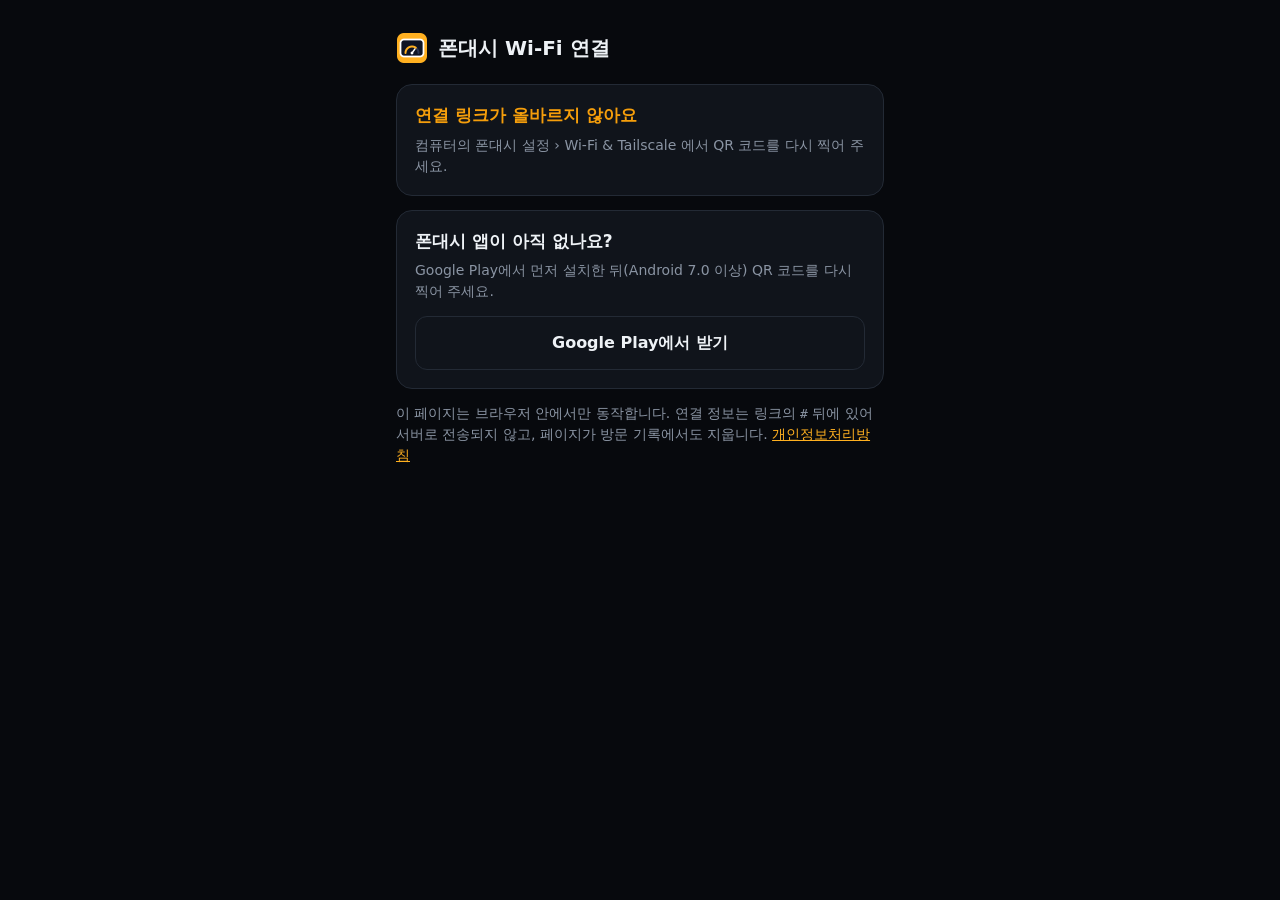
<file: pair/index.html>
<!doctype html>
<html lang="ko">
<head>
<meta charset="utf-8">
<meta name="viewport" content="width=device-width, initial-scale=1">
<meta name="referrer" content="no-referrer">
<meta name="robots" content="noindex">
<title>폰대시 Wi-Fi 연결</title>
<link rel="icon" href="../favicon.ico">
<style>
:root { --bg: #07090d; --panel: #10141b; --line: #232a35; --text: #eef2f6; --muted: #8a94a3; --accent: #FFB020; --warn: #f59e0b; color-scheme: dark; }
* { box-sizing: border-box; margin: 0; }
body { background: var(--bg); color: var(--text); font: 16px/1.5 "Segoe UI", system-ui, -apple-system, sans-serif; min-height: 100vh; }
.wrap { max-width: 520px; margin: 0 auto; padding: 32px 16px; }
header { display: flex; align-items: center; gap: 10px; margin-bottom: 20px; }
header img { width: 32px; height: 32px; }
h1 { font-size: 20px; }
.card { background: var(--panel); border: 1px solid var(--line); border-radius: 16px; padding: 18px; margin-bottom: 14px; }
.card h2 { font-size: 17px; margin-bottom: 6px; }
.muted { color: var(--muted); font-size: 14px; }
.btn { display: block; text-align: center; text-decoration: none; font-weight: 600; border-radius: 12px; padding: 14px; margin-top: 14px; }
.primary { background: var(--accent); color: #1a0b04; }
.secondary { border: 1px solid var(--line); color: var(--text); }
.warn { color: var(--warn); }
code { font-size: 13px; }
</style>
</head>
<body>
<div class="wrap">
  <header><img src="../favicon.ico" alt=""><h1>폰대시 Wi-Fi 연결</h1></header>

  <div class="card" id="ok" hidden>
    <h2>이 폰을 컴퓨터와 연결할까요?</h2>
    <p class="muted">컴퓨터 “<span id="pc"></span>” (<span id="hosts"></span>). 컴퓨터의 연결 창에 확인 코드
      <b id="check"></b> 가 보이는지 확인하고, 직접 연결을 시작한 경우에만 계속하세요.</p>
    <a class="btn primary" id="open" href="#">폰대시에서 열기</a>
    <p class="muted" id="plainWrap" hidden style="margin-top:10px">스토어가 대신 열렸나요? 일부 브라우저는 앱 링크를 스토어로 보냅니다.
      <a id="plain" href="#" style="color:var(--accent)">연결 링크 바로 열기</a>를 누르고, 어떤 앱으로 열지 물으면 꼭 폰대시를 고르세요.</p>
    <p class="muted" style="margin-top:10px">연결 코드는 5분 동안 한 번만 쓸 수 있어요. 시간이 지났다면 컴퓨터에서 다시 시작하세요.</p>
  </div>

  <div class="card" id="bad" hidden>
    <h2 class="warn">연결 링크가 올바르지 않아요</h2>
    <p class="muted">컴퓨터의 폰대시 설정 › Wi-Fi &amp; Tailscale 에서 QR 코드를 다시 찍어 주세요.</p>
  </div>

  <div class="card">
    <h2>폰대시 앱이 아직 없나요?</h2>
    <p class="muted">Google Play에서 먼저 설치한 뒤(Android 7.0 이상) QR 코드를 다시 찍어 주세요.</p>
    <a class="btn secondary" href="https://play.google.com/store/apps/details?id=kr.phonedash.app">Google Play에서 받기</a>
  </div>

  <p class="muted">이 페이지는 브라우저 안에서만 동작합니다. 연결 정보는 링크의 <code>#</code> 뒤에 있어 서버로 전송되지 않고,
    페이지가 방문 기록에서도 지웁니다. <a href="../privacy.html" style="color:var(--accent)">개인정보처리방침</a></p>
</div>
<script>
(() => {
  const raw = location.hash.slice(1);
  // the addresses the agent offers: private network and Tailscale IPv4 (the app accepts nothing else either)
  const local = (h) => {
    const b = h.split('.').map((x) => (/^\d{1,3}$/.test(x) ? +x : NaN));
    return b.length === 4 && b.every((x) => x >= 0 && x <= 255)
      && (b[0] === 10 || (b[0] === 172 && b[1] >= 16 && b[1] <= 31) || (b[0] === 192 && b[1] === 168) || (b[0] === 100 && b[1] >= 64 && b[1] <= 127));
  };
  // keep the one-time code out of the browser history and the address bar
  history.replaceState(null, '', location.pathname);
  const p = new URLSearchParams(raw);
  // one checked host list for the check, the display and the link handed to the app
  const hosts = (p.get('h') || '').split(',').map((h) => h.trim()).filter(local).slice(0, 8);
  const port = /^\d{1,5}$/.test(p.get('port') || '') ? +p.get('port') : 0;
  const ok = p.get('v') === '1' && /^[0-9a-f]{64}$/i.test(p.get('fp') || '') && /^[A-Za-z0-9_-]{16,64}$/.test(p.get('c') || '')
    && port >= 1 && port <= 65535 && hosts.length > 0;
  if (!ok) { document.getElementById('bad').hidden = false; return; }
  p.set('h', hosts.join(','));
  p.set('port', String(port));
  document.getElementById('pc').textContent = (p.get('pc') || '컴퓨터').slice(0, 64);
  document.getElementById('hosts').textContent = hosts.join(', ') + ', 포트 ' + port;
  document.getElementById('check').textContent = (p.get('fp').slice(0, 4) + ' ' + p.get('fp').slice(4, 8)).toUpperCase();
  // Chrome on Android opens intent:// links in the app and falls back to the download page when it is not installed;
  // other browsers get the plain phonedash:// link. The intent names the package, so no other app that claims the
  // phonedash:// scheme receives the one-time code. Some browsers (common on LineageOS) send such a link to the Play Store
  // even with the app installed (#175); for them the plain link is offered below, only as a choice the user makes.
  // rebuilt from the checked fields only, so nothing else from the link reaches the intent syntax
  const query = ['v', 'pc', 'fp', 'port', 'h', 'c'].filter((k) => p.has(k)).map((k) => k + '=' + encodeURIComponent(p.get(k))).join('&');
  const android = /Android/i.test(navigator.userAgent);
  const fallback = encodeURIComponent('https://play.google.com/store/apps/details?id=kr.phonedash.app');
  document.getElementById('open').href = android
    ? `intent://pair?${query}#Intent;scheme=phonedash;package=kr.phonedash.app;S.browser_fallback_url=${fallback};end`
    : `phonedash://pair?${query}`;
  document.getElementById('plain').href = `phonedash://pair?${query}`;
  document.getElementById('plainWrap').hidden = !android;
  document.getElementById('ok').hidden = false;
})();
</script>
</body>
</html>
</file>
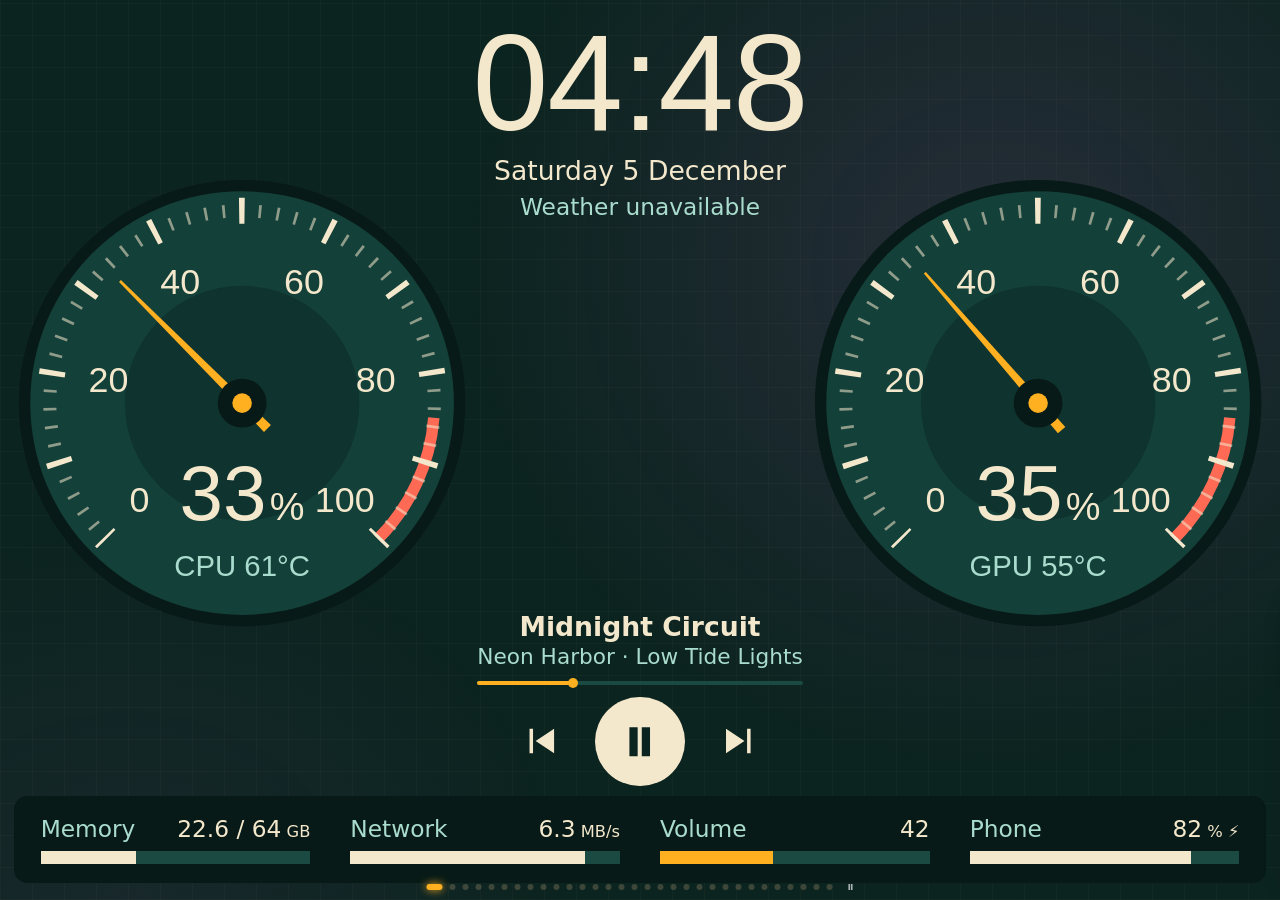
<file: panel/index.html>
<!doctype html>
<html lang="en">
<head>
<meta charset="utf-8">
<meta name="viewport" content="width=device-width, initial-scale=1, maximum-scale=1, user-scalable=no, viewport-fit=cover">
<title>PhoneDash</title>
<link rel="stylesheet" href="style.css">
<link rel="stylesheet" href="controls.css">
<link rel="stylesheet" href="appearance.css">
<link rel="stylesheet" href="board.css">
</head>
<body>
<!-- Pages and widgets are built by main.js and widgets/*.js from the layout designed in the agent's settings page. -->
<div id="pager"></div>

<nav id="dots" data-i18n-title="panel.allPages" title="All pages"></nav>
<div id="ptitle"></div>
<div id="pagePauseOverlay" aria-hidden="true"></div>

<div id="overview" hidden>
  <div class="ov-head"><span data-i18n="panel.allPages">All pages</span> <small data-i18n="panel.overviewHint">tap one to jump · volume keys flip pages · long-press a page to come back here</small><span id="ovPcs"></span><button class="ov-pc" id="ovRules" hidden></button><button class="ov-pc ov-pro" id="ovPro" hidden></button><button class="ov-pc ov-usage" id="ovUsage" hidden></button></div>
  <div id="ovGrid"></div>
  <div class="ov-foot"><button type="button" class="privacy-link" id="ovPrivacy" data-privacy data-i18n="panel.privacy" hidden>Privacy policy</button></div>
</div>

<div class="p-sheet" id="pSheet" hidden>
  <div class="ps-head">
    <div class="p-ico" id="psIco"></div>
    <div class="ps-title"><b id="psTitle"></b><small id="psSub"></small></div>
    <button class="ps-btn danger" id="psAll" data-i18n="panel.endAll">End all</button>
    <button class="ps-btn" id="psClose" data-i18n-aria="panel.close" aria-label="Close"><svg class="ico" viewBox="0 0 24 24" fill="none" stroke="currentColor" stroke-width="2" stroke-linecap="round" stroke-linejoin="round" aria-hidden="true"><path d="M18 6 6 18M6 6l12 12"/></svg></button>
  </div>
  <div class="ps-list" id="psList"></div>
</div>

<div id="approval" hidden>
  <div class="ap-card">
    <div class="ap-head"><span class="ap-logo" id="apLogo" aria-hidden="true">◆</span><span id="apSource">AI agent</span><span class="ap-count" id="apCount"></span></div>
    <div class="ap-context"><b id="apProject"></b><span class="ap-sep" id="apContextSep">·</span><code id="apCwd"></code></div>
    <div class="ap-tool" id="apTool"></div>
    <div class="ap-desc" id="apDesc"></div>
    <pre class="ap-detail" id="apDetail"></pre>
    <div class="ap-pattern" id="apPattern" hidden></div>
    <div class="ap-choices" id="apChoices" hidden></div>
    <div class="ap-custom" id="apCustom" hidden>
      <input type="text" id="apCustomText" autocomplete="off" spellcheck="false" enterkeyhint="send">
      <button class="ap-btn allow" id="apCustomSend" data-i18n="panel.answerSend">Send</button>
    </div>
    <div class="ap-foot">
      <span class="ap-time" id="apTime"></span>
      <button class="ap-btn deny" id="apDeny" data-i18n="panel.deny">Deny</button>
      <button class="ap-btn always" id="apAlways" hidden data-i18n="panel.allowAlways">Always allow</button>
      <button class="ap-btn allow" id="apAllow" data-i18n="panel.allow">Allow</button>
      <button class="ap-btn allow" id="apSkip" hidden data-i18n="panel.gotIt">Got it</button>
    </div>
  </div>
</div>

<!-- calm page switching: countdown before a rule (or the idle return) changes the page, and a chip while it waits -->
<div id="navCard" role="status">
  <div class="nv-ring"><svg viewBox="0 0 44 44"><circle cx="22" cy="22" r="19"/><circle id="nvRing" cx="22" cy="22" r="19" pathLength="100"/></svg><b id="nvNum">3</b></div>
  <div class="nv-text"><b id="nvName"></b><span id="nvLine"></span><small id="nvDetail"></small></div>
  <button class="nv-btn" id="nvStay" data-i18n="panel.stay">Stay</button>
  <button class="nv-btn go" id="nvGo" data-i18n="panel.goNow">Go now</button>
</div>
<div id="navChip"><button id="ncGo"><svg class="ico" viewBox="0 0 24 24" fill="none" stroke="currentColor" stroke-width="2" stroke-linecap="round" stroke-linejoin="round" aria-hidden="true"><path d="M5 22h14M5 2h14M17 22v-4.172a2 2 0 0 0-.586-1.414L12 12l-4.414 4.414A2 2 0 0 0 7 17.828V22M7 2v4.172a2 2 0 0 0 .586 1.414L12 12l4.414-4.414A2 2 0 0 0 17 6.172V2"/></svg><b id="ncText"></b><small id="ncWhy"></small></button><button id="ncX" data-i18n-aria="panel.dismiss" aria-label="Dismiss"><svg class="ico" viewBox="0 0 24 24" fill="none" stroke="currentColor" stroke-width="2" stroke-linecap="round" stroke-linejoin="round" aria-hidden="true"><path d="M18 6 6 18M6 6l12 12"/></svg></button></div>

<div class="toast" id="toast"></div>
<div id="offline"><svg class="ico" viewBox="0 0 24 24" fill="none" stroke="currentColor" stroke-width="2" stroke-linecap="round" stroke-linejoin="round" aria-hidden="true"><path d="M8.5 16.5a5 5 0 0 1 7 0M2 8.82a15 15 0 0 1 4.17-2.65M10.66 5c4.01-.36 8.14.9 11.34 3.76M16.85 11.25a10 10 0 0 1 2.22 1.68M5 13a10 10 0 0 1 5.24-2.76M12 20h.01M2 2l20 20"/></svg><span data-i18n="panel.pcNotConnected">PC not connected</span></div>
<div id="wake" hidden><button type="button" data-i18n="panel.wake">Wake the PC</button><span class="note" role="status"></span></div>
<!-- first start: no computer has been paired yet and none answers. Three ways to connect one (welcome.js). -->
<div id="welcome" hidden>
  <div class="wl-card">
    <div class="wl-top"><div class="wl-eyebrow">PHONEDASH</div><button type="button" class="privacy-link" id="wlPrivacy" data-privacy data-i18n="panel.privacy" hidden>Privacy policy</button></div>
    <div id="wlPick">
      <h1 data-i18n="welcome.title">Connect this phone to your computer</h1>
      <div class="wl-ways">
      <button type="button" class="wl-way" data-way="usb"><span class="wl-ico"><svg class="ico" viewBox="0 0 24 24" fill="none" stroke="currentColor" stroke-width="2" stroke-linecap="round" stroke-linejoin="round" aria-hidden="true"><path d="M12 22v-5M9 8V2M15 8V2M18 8v5a4 4 0 0 1-4 4h-4a4 4 0 0 1-4-4V8Z"/></svg></span><b data-i18n="welcome.usb">USB cable</b><span class="wl-hint" data-i18n="welcome.usbHint">Plug in, it connects by itself</span></button>
      <button type="button" class="wl-way" data-way="wifi"><span class="wl-ico"><svg class="ico" viewBox="0 0 24 24" fill="none" stroke="currentColor" stroke-width="2" stroke-linecap="round" stroke-linejoin="round" aria-hidden="true"><path d="M12 20h.01M2 8.82a15 15 0 0 1 20 0M5 12.86a10 10 0 0 1 14 0M8.5 16.43a5 5 0 0 1 7 0"/></svg></span><b data-i18n="welcome.wifi">Same Wi-Fi</b><span class="wl-hint" id="wlWifiHint">Tap your computer</span></button>
      <button type="button" class="wl-way" data-way="qr"><span class="wl-ico"><svg class="ico" viewBox="0 0 24 24" fill="none" stroke="currentColor" stroke-width="2" stroke-linecap="round" stroke-linejoin="round" aria-hidden="true"><path d="M4 3h4a1 1 0 0 1 1 1v4a1 1 0 0 1-1 1H4a1 1 0 0 1-1-1V4a1 1 0 0 1 1-1zM16 3h4a1 1 0 0 1 1 1v4a1 1 0 0 1-1 1h-4a1 1 0 0 1-1-1V4a1 1 0 0 1 1-1zM4 15h4a1 1 0 0 1 1 1v4a1 1 0 0 1-1 1H4a1 1 0 0 1-1-1v-4a1 1 0 0 1 1-1zM15 15h2v2h-2zM19 19h2v2h-2zM21 15h.01M15 21h.01"/></svg></span><b data-i18n="welcome.qr">QR code</b><span class="wl-hint" data-i18n="welcome.qrHint">Scan it with the camera</span></button>
      </div>
      <div class="wl-get"><p><span data-i18n="welcome.open">On the computer, open this address and install PhoneDash</span><b class="wl-site" id="wlUrl" data-site></b></p>
        <div class="wl-btns"><button type="button" id="wlSend" data-i18n="welcome.send">Send the link to my computer</button><button type="button" id="wlCopy" data-i18n="welcome.copy">Copy link</button></div></div>
    </div>
    <div id="wlSteps" hidden>
      <div class="wl-head"><button type="button" id="wlBack" data-i18n-aria="welcome.back" aria-label="Back"><svg class="ico" viewBox="0 0 24 24" fill="none" stroke="currentColor" stroke-width="2" stroke-linecap="round" stroke-linejoin="round" aria-hidden="true"><path d="M15 18l-6-6 6-6"/></svg></button><h1 id="wlTitle"></h1></div>
      <section id="wl-usb" hidden>
        <ol class="wl-steps">
          <li><b data-i18n="welcome.open">On the computer, open this address and install PhoneDash</b><span class="wl-site" data-site></span></li>
          <li><b data-i18n="near.usb1">Turn on USB debugging on this phone</b><span data-i18n="near.usb1Hint">Settings › About phone: tap Build number 7 times. Then Developer options › USB debugging.</span></li>
          <li><b data-i18n="near.usb2">Plug in the cable and tap Allow on this phone</b><span class="wl-live" id="wlUsb" role="status"></span></li>
        </ol>
        <div class="wl-btns"><button type="button" class="wl-primary" id="wlUsbSettings" data-i18n="near.settings">Open settings</button></div>
      </section>
      <section id="wl-wifi" hidden>
        <ol class="wl-steps">
          <li><b data-i18n="welcome.open">On the computer, open this address and install PhoneDash</b><span class="wl-site" data-site></span></li>
          <li><b data-i18n="near.wifi1">Tap your computer below</b><span data-i18n="near.wifi1Hint">PhoneDash on the computer must show its “Pair a phone” window. It opens by itself after installing.</span></li>
        </ol>
        <div id="wlNear" role="status"></div>
      </section>
      <section id="wl-qr" hidden>
        <ol class="wl-steps">
          <li><b data-i18n="welcome.open">On the computer, open this address and install PhoneDash</b><span class="wl-site" data-site></span></li>
          <li><b data-i18n="welcome.s2">Scan the QR code it shows</b><span data-i18n="welcome.s2Hint">Keep this phone on the same Wi-Fi as the computer and use the camera.</span></li>
          <li><b data-i18n="welcome.s3">Check the code and tap Pair</b><span data-i18n="welcome.s3Hint">That's all. Next time it connects by itself.</span></li>
        </ol>
        <div class="wl-btns"><button type="button" class="wl-primary" id="wlCamera" data-i18n="near.camera">Open the camera</button></div>
      </section>
    </div>
  </div>
</div>
<!-- usage statistics: asked once the dashboard has been up for a while; nothing is sent without a yes (stats.js) -->
<div id="usageAsk" role="dialog" aria-labelledby="usTitle" hidden>
  <div><b id="usTitle" data-i18n="usage.title">Help improve PhoneDash?</b><span data-i18n="usage.text">PhoneDash would send Google Analytics which widgets and features are used. No page names, PC data, texts or advertising ID. You can change this in the page overview at any time.</span><button type="button" class="privacy-link" id="usPrivacy" data-privacy data-i18n="panel.privacy" hidden>Privacy policy</button></div>
  <div class="us-btns"><button type="button" id="usNo" data-i18n="usage.no">Don't send</button><button type="button" id="usYes" data-i18n="usage.yes">Send statistics</button></div>
</div>
<div id="night"><div id="nClock">--:--</div><div id="nDate"></div></div>

<div id="webviewWarn" hidden role="status" style="position:fixed;top:8px;left:8px;right:8px;z-index:90;align-items:center;gap:10px;padding:8px 12px;border-radius:10px;background:rgba(24,20,12,.94);border:1px solid rgba(245,158,11,.45);color:#fde68a;font:12.5px/1.35 system-ui,sans-serif">
  <svg class="ico" viewBox="0 0 24 24" fill="none" stroke="currentColor" stroke-width="2" stroke-linecap="round" stroke-linejoin="round" aria-hidden="true" style="flex:none"><path d="M10.29 3.86 1.82 18a2 2 0 0 0 1.71 3h16.94a2 2 0 0 0 1.71-3L13.71 3.86a2 2 0 0 0-3.42 0zM12 9v4M12 17h.01"/></svg>
  <span style="flex:1" data-i18n="panel.webviewWarn">Outdated WebView — update Android System WebView or Google Chrome so widgets scale properly.</span>
  <button id="webviewWarnClose" type="button" data-i18n-aria="panel.dismissWebview" aria-label="Dismiss WebView notice" style="background:transparent;border:1px solid rgba(253,230,138,.35);color:inherit;border-radius:6px;padding:3px 8px;font:inherit;cursor:pointer;display:flex"><svg class="ico" viewBox="0 0 24 24" fill="none" stroke="currentColor" stroke-width="2" stroke-linecap="round" stroke-linejoin="round" aria-hidden="true"><path d="M18 6 6 18M6 6l12 12"/></svg></button>
</div>
<script>
(function () {
  try {
    if (/[?&]preview(?:[=&]|$)/.test(location.search)) return;
    var el = document.getElementById('webviewWarn'), btn = document.getElementById('webviewWarnClose');
    if (!el) return;
    // A WebView older than Chromium 80 can't run the panel at all (modules, ?. and ??): the stock WebView of Android 7
    // until it is updated. The panel would stay black, so say what to do, in English as the translations come
    // with the code it can't run, and keep it up: there is nothing behind it.
    var runs = 'noModule' in document.createElement('script');
    try { new Function('return ({ a: 1 })?.a ?? 1_0'); } catch (_) { runs = false; }
    if (!runs) {
      var text = el.querySelector('span');
      if (text) {
        text.removeAttribute('data-i18n');
        text.textContent = 'This Android System WebView is too old to run the panel. Update Android System WebView or '
          + 'Google Chrome from Google Play (version 80 or later), then open PhoneDash again.';
      }
      if (btn) btn.style.display = 'none';
      el.hidden = false; el.style.display = 'flex';
      window.__pbTooOld = true;
      return;
    }
    if (window.CSS && typeof CSS.supports === 'function' && CSS.supports('font-size', '1cqw')) return;
    try { if (sessionStorage.getItem('pb-wv-dismissed') === '1') return; } catch (_) {}
    el.hidden = false; el.style.display = 'flex';
    if (btn) btn.onclick = function (e) {
      e.stopPropagation();
      el.style.display = ''; el.hidden = true;
      try { sessionStorage.setItem('pb-wv-dismissed', '1'); } catch (_) {}
    };
  } catch (_) {}
})();
</script>
<div id="jsfail" hidden role="alert" style="position:fixed;left:8px;right:8px;bottom:8px;z-index:200;padding:10px 12px;border-radius:10px;background:rgba(60,10,10,.96);border:1px solid rgba(248,113,113,.6);color:#fecaca;font:12px/1.4 monospace;white-space:pre-wrap;word-break:break-word;max-height:60vh;overflow:auto"></div>
<script>
// Anything that throws while the panel boots leaves a black screen with no clue. Show it instead.
(function () {
  var box = document.getElementById('jsfail'), lines = [];
  window.__pbFail = function (text) {
    // the WebView notice already says what is wrong; its syntax errors would only bury it
    if (window.__pbTooOld || lines.indexOf(text) >= 0) return;
    lines.push(text);
    if (!box) return;
    box.hidden = false; box.style.display = 'block';
    box.textContent = lines.join('\n');
  };
  // A warning that stays after the thing recovered is worse than none: it teaches the reader to ignore the box.
  window.__pbClear = function (prefix) {
    var keep = [];
    for (var i = 0; i < lines.length; i++) if (lines[i].indexOf(prefix) !== 0) keep.push(lines[i]);
    if (keep.length === lines.length) return;
    lines = keep;
    if (!box) return;
    box.textContent = lines.join('\n');
    if (!lines.length) { box.hidden = true; box.style.display = 'none'; }
  };
  window.addEventListener('error', function (e) {
    var t = e && e.target;
    if (t && t !== window && (t.src || t.href)) {
      // only the panel's own code and styles: a cover, photo, icon or stream that fails is the widget's to handle
      // (a media session that ended while its cover loaded answers 404), and it would stay here for good (#200)
      var tag = String(t.tagName || '').toUpperCase();
      if (tag === 'SCRIPT' || tag === 'LINK') window.__pbFail('LOAD FAIL ' + (t.src || t.href));
      return;
    }
    if (e && e.message) window.__pbFail('ERR ' + e.message + (e.filename ? '  ' + String(e.filename).split('/').pop() + ':' + e.lineno : ''));
  }, true);
  // a tap puts the box away (it comes back with the next new problem)
  if (box) box.addEventListener('click', function () { lines = []; box.hidden = true; box.style.display = 'none'; });
  window.addEventListener('unhandledrejection', function (e) {
    var r = e && e.reason;
    window.__pbFail('REJECT ' + ((r && (r.stack || r.message)) || String(r)));
  });
  // main.js sets __pbUp at the end of its boot: a panel that rendered nothing by now never got there.
  // A slow module graph can still arrive after this fires. The flag turning true means the message is stale, so
  // take it back instead of leaving a working panel reporting a failure for the rest of the session.
  setTimeout(function () {
    if (window.__pbUp || window.__pbTooOld) return;
    window.__pbFail('the panel did not finish booting in 8s\nUA: ' + navigator.userAgent);
    var watch = setInterval(function () {
      if (!window.__pbUp) return;
      clearInterval(watch);
      window.__pbClear('the panel did not finish booting');
    }, 500);
  }, 8000);
})();
</script>
<script src="compat.js"></script>
<script src="locale-existing.js"></script>
<script src="locale-tr.js"></script>
<script src="locale-ja.js"></script>
<script src="locale-ko.js"></script>
<script src="locale-id.js"></script>
<script src="locale-th.js"></script>
<script src="locale-uk.js"></script>
<script src="locale-hi.js"></script>
<script src="locale-cs.js"></script>
<script src="locale-ar.js"></script>
<script src="locale-zh-Hant.js"></script>
<script src="i18n.js"></script>
<script src="../demo.js" data-version="1.0.0" data-panel></script>
<script type="module" src="main.js"></script>
</body>
</html>
</file>
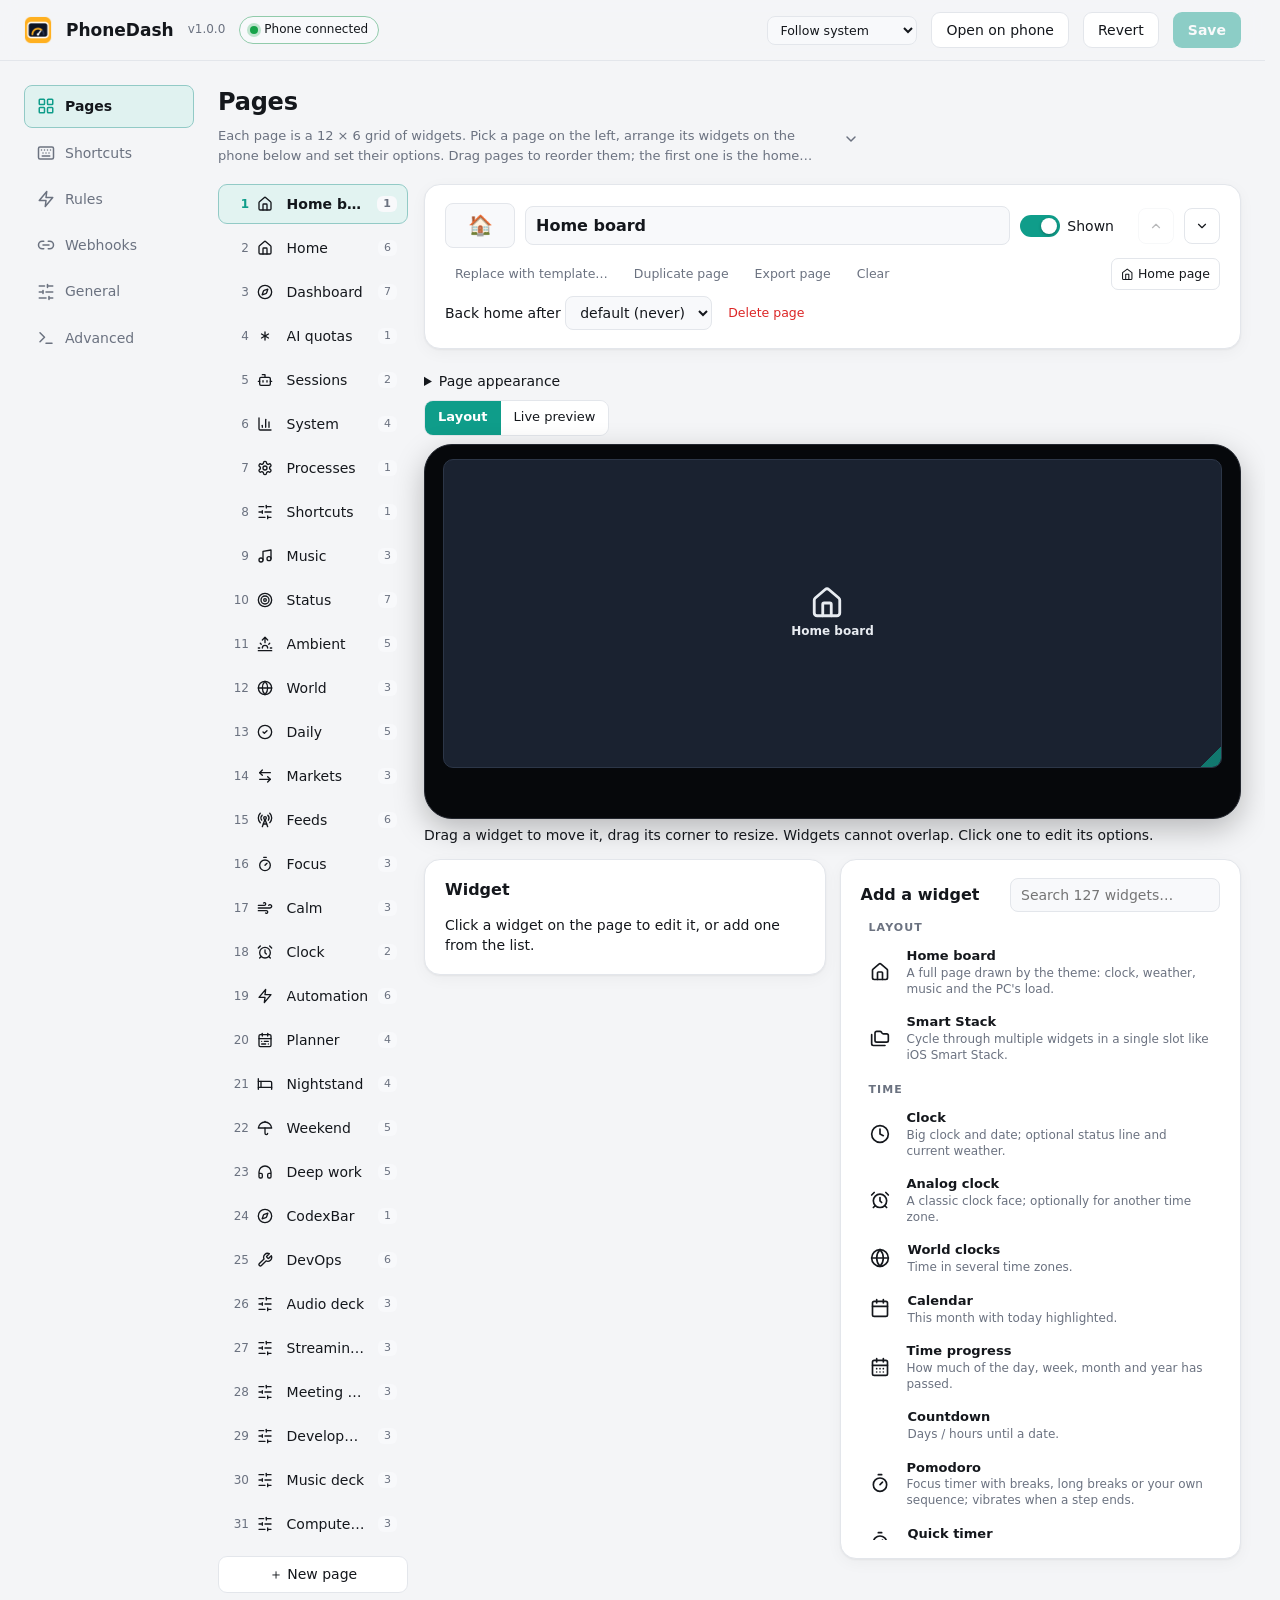
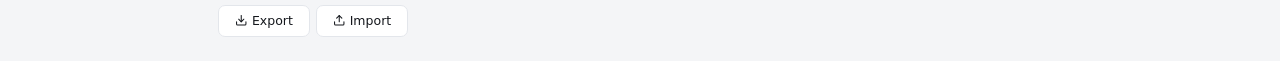
<file: settings/index.html>
<!doctype html>
<html lang="en">
<head>
<meta charset="utf-8">
<meta name="viewport" content="width=device-width, initial-scale=1">
<title>PhoneDash Settings</title>
<link rel="icon" href="../favicon.ico">
<style>
:root {
  --bg: #f4f5f7; --panel: #ffffff; --panel-2: #f8f9fb; --line: #e3e6eb; --text: #14171c; --muted: #6b7280;
  --accent: #0f9d8a; --accent-ink: #ffffff; --danger: #dc2626; --ok: #16a34a; --warn: #d97706;
  --shadow: 0 1px 2px rgba(0,0,0,.05), 0 4px 16px rgba(0,0,0,.04);
  color-scheme: light;
}
@media (prefers-color-scheme: dark) {
  :root { --bg: #0c0e12; --panel: #14171d; --panel-2: #1a1e25; --line: #262b34; --text: #e8ecf1; --muted: #8a94a3;
    --accent: #ffb020; --accent-ink: #2a1a00; --shadow: none; color-scheme: dark; }
}
* { box-sizing: border-box; }
body { margin: 0; background: var(--bg); color: var(--text); font: 14px/1.45 "Segoe UI", system-ui, sans-serif; }
button, input, select, textarea { font: inherit; color: inherit; }
header {
  position: sticky; top: 0; z-index: 10; display: flex; align-items: center; gap: 14px;
  padding: 12px 24px; background: color-mix(in srgb, var(--bg) 88%, transparent); backdrop-filter: blur(8px);
  border-bottom: 1px solid var(--line);
}
header img { width: 28px; height: 28px; }
header h1 { font-size: 17px; margin: 0; font-weight: 650; }
header .ver { color: var(--muted); font-size: 12px; }
.pill { font-size: 12px; padding: 4px 10px; border-radius: 99px; background: var(--panel-2); border: 1px solid var(--line); display: inline-flex; gap: 6px; align-items: center; }
.pill i { width: 8px; height: 8px; border-radius: 50%; background: var(--muted); }
.pill.on i { background: var(--ok); box-shadow: 0 0 6px var(--ok); }
.spacer { flex: 1; }
.btn { border: 1px solid var(--line); background: var(--panel); padding: 7px 14px; border-radius: 9px; cursor: pointer; white-space: nowrap; }
.btn:hover { border-color: color-mix(in srgb, var(--accent) 50%, var(--line)); }
.btn.primary { background: var(--accent); color: var(--accent-ink); border-color: transparent; font-weight: 600; }
.btn.primary:disabled { opacity: .45; cursor: default; }
.btn.danger { color: var(--danger); }
.btn.sm { padding: 4px 9px; font-size: 12.5px; border-radius: 7px; }
.icon-btn { border: 1px solid var(--line); background: var(--panel); width: 30px; height: 30px; border-radius: 8px; cursor: pointer; display: grid; place-items: center; }
.ico { width: 1em; height: 1em; vertical-align: -0.15em; flex: none; }
.ico.m { margin-right: 0.35em; }
.icon-btn:disabled { opacity: .3; cursor: default; }

.layout { display: grid; grid-template-columns: 170px minmax(0, 1fr); gap: 24px; max-width: 1400px; margin: 0 auto; padding: 24px; }
nav { position: sticky; top: 76px; align-self: start; display: flex; flex-direction: column; gap: 2px; }
nav a { padding: 8px 12px; border-radius: 8px; color: var(--text); text-decoration: none; }
nav a:hover { background: var(--panel-2); }
nav a.on { background: var(--panel); box-shadow: var(--shadow); font-weight: 600; border: 1px solid var(--line); }
section { display: none; }
section.on { display: block; }
h2 { font-size: 20px; margin: 0 0 4px; }
.lead { color: var(--muted); margin: 0 0 18px; }
.card { background: var(--panel); border: 1px solid var(--line); border-radius: 14px; box-shadow: var(--shadow); padding: 16px 18px; margin-bottom: 14px; }
.card h3 { margin: 0 0 12px; font-size: 15px; }
.row { display: flex; align-items: center; gap: 12px; flex-wrap: wrap; }
.field { display: flex; flex-direction: column; gap: 5px; margin-bottom: 12px; min-width: 0; }
.field label { font-size: 12.5px; color: var(--muted); font-weight: 600; }
/* a widget's options in groups: an option with a "section" starts a new one under a small heading */
.opt-section { margin: 18px 0 10px; padding-top: 12px; border-top: 1px solid var(--line, #e5e7eb); font-size: 11px; letter-spacing: .06em; text-transform: uppercase; color: var(--muted); font-weight: 700; }
.field .hint { font-size: 12px; color: var(--muted); }
#adbFound { overflow-wrap: anywhere; }
input[type=text], input[type=number], input[type=time], select, textarea {
  background: var(--panel-2); border: 1px solid var(--line); border-radius: 8px; padding: 7px 10px; outline: none; min-width: 0;
}
input:focus, select:focus, textarea:focus { border-color: var(--accent); }
.grid2 { display: grid; grid-template-columns: 1fr 1fr; gap: 0 16px; }
.check { display: inline-flex; align-items: center; gap: 7px; cursor: pointer; user-select: none; margin-right: 14px; }
.check input { accent-color: var(--accent); width: 16px; height: 16px; }
.ha-row { padding: 8px 0; border-bottom: 1px solid var(--line, rgba(255,255,255,.08)); }
.ha-row input[type=text] { min-width: 0; }

/* switch */
.switch { position: relative; width: 40px; height: 22px; flex: 0 0 40px; }
.switch input { opacity: 0; width: 0; height: 0; }
.switch span { position: absolute; inset: 0; background: var(--line); border-radius: 99px; transition: .2s; cursor: pointer; }
.switch span::after { content: ""; position: absolute; left: 3px; top: 3px; width: 16px; height: 16px; background: #fff; border-radius: 50%; transition: .2s; box-shadow: 0 1px 3px rgba(0,0,0,.3); }
.switch input:checked + span { background: var(--accent); }
.switch input:checked + span::after { left: 21px; }

/* pages: layout editor */
.pages-layout { display: grid; grid-template-columns: 190px minmax(0, 1fr); gap: 16px; align-items: start; }
#pageTabs { position: sticky; top: 76px; display: flex; flex-direction: column; gap: 4px; }
.ptab { display: flex; align-items: center; gap: 8px; padding: 7px 10px; border-radius: 9px; cursor: pointer; border: 1px solid transparent; user-select: none; }
.ptab:hover { background: var(--panel-2); }
.ptab.on { background: var(--panel); border-color: var(--line); box-shadow: var(--shadow); font-weight: 600; }
.ptab.off .pt-name, .ptab.off .pt-ico { opacity: .4; text-decoration: line-through; }
.ptab.dragging { opacity: .4; }
.ptab.over { outline: 2px dashed var(--accent); }
.pt-num { width: 20px; color: var(--muted); font-size: 12px; text-align: right; }
.pt-ico { font-size: 16px; }
.pt-name { flex: 1; min-width: 0; overflow: hidden; text-overflow: ellipsis; white-space: nowrap; }
.pt-n { font-size: 11px; color: var(--muted); background: var(--panel-2); border-radius: 6px; padding: 0 6px; }
.canvas-wrap { display: flex; justify-content: center; }
.stage-bar { display: flex; align-items: center; gap: 12px; margin: 0 0 8px; flex-wrap: wrap; }
.seg { display: inline-flex; border: 1px solid var(--line); border-radius: 9px; overflow: hidden; }
.seg button { border: 0; background: var(--panel); padding: 6px 13px; cursor: pointer; font: inherit; font-size: 13px; color: var(--text); }
.seg button.on { background: var(--accent); color: var(--accent-ink); font-weight: 600; }
#pageEditor.live .layout-hint { display: none; }
.preview { position: relative; aspect-ratio: 780 / 360; overflow: hidden; border-radius: 10px; background: #000; }
.preview iframe { position: absolute; left: 0; top: 0; width: 780px; height: 360px; border: 0; transform-origin: 0 0; }
.phone { width: 100%; max-width: 860px; padding: 14px 18px; border-radius: 28px; background: #06080b; border: 1px solid #22262e; box-shadow: 0 10px 30px rgba(0,0,0,.25); }
/* Match the panel's saved grid coordinates regardless of the interface language. */
[dir="rtl"] .canvas, [dir="rtl"] .mini { direction: ltr; }
[dir="rtl"] .canvas > *, [dir="rtl"] .mini > * { direction: rtl; }
[dir="rtl"] input[type="url"], [dir="rtl"] input[type="number"], [dir="rtl"] code { direction: ltr; unicode-bidi: isolate; }
.canvas { position: relative; aspect-ratio: 752 / 333; display: grid; grid-template-columns: repeat(12, 1fr); grid-template-rows: repeat(6, 1fr); gap: 6px; touch-action: none; }
.canvas .cell { border-radius: 6px; background: rgba(255,255,255,.035); }
.wb { position: relative; z-index: 1; border-radius: 10px; background: #1a2230; border: 1.5px solid #2c3647; color: #e8ecf1; cursor: grab; overflow: hidden; display: flex; container-type: size; }
.wb:active { cursor: grabbing; }
.wb.sel { border-color: var(--accent); box-shadow: 0 0 0 3px color-mix(in srgb, var(--accent) 35%, transparent); z-index: 2; }
.wb-in { flex: 1; min-width: 0; display: flex; flex-direction: column; align-items: center; justify-content: center; text-align: center; padding: 4px; gap: 1px; pointer-events: none; }
.wb-ico { font-size: clamp(14px, 30cqmin, 34px); line-height: 1.1; }
.wb b { font-size: 12px; font-weight: 600; white-space: nowrap; overflow: hidden; text-overflow: ellipsis; max-width: 100%; }
.wb small { font-size: 11px; color: #94a3b8; white-space: nowrap; overflow: hidden; text-overflow: ellipsis; max-width: 100%; }
@container (max-height: 52px) { .wb small { display: none; } }
@container (max-height: 36px) { .wb b { display: none; } }
.rz { position: absolute; right: 0; bottom: 0; width: 16px; height: 16px; cursor: nwse-resize; background: linear-gradient(135deg, transparent 50%, var(--accent) 50%); border-bottom-right-radius: 8px; opacity: .7; }
.ed-cols { display: grid; grid-template-columns: minmax(0, 1fr) minmax(0, 1fr); gap: 14px; align-items: start; }
.palette { display: grid; grid-template-columns: 1fr; gap: 2px; max-height: 620px; overflow-y: auto; }
.pal-cat { font-size: 11px; letter-spacing: .1em; text-transform: uppercase; color: var(--muted); font-weight: 700; margin: 10px 0 2px 8px; }
.pal-cat:first-child { margin-top: 0; }
input[type=search] { background: var(--panel-2); border: 1px solid var(--line); border-radius: 8px; padding: 6px 10px; outline: none; }
.pal { display: flex; gap: 10px; align-items: center; text-align: start; padding: 6px 8px; border-radius: 9px; border: 1px solid transparent; background: none; cursor: pointer; }
.pal:hover { background: var(--panel-2); border-color: var(--line); }
.pal-ico { font-size: 20px; width: 28px; text-align: center; }
.pal b { display: block; font-size: 13px; }
.pal small { display: block; font-size: 12px; color: var(--muted); line-height: 1.3; }
.opts { display: flex; flex-wrap: wrap; gap: 6px 4px; align-items: center; }
textarea { width: 100%; resize: vertical; }
[hidden] { display: none !important; }
.modal { position: fixed; inset: 0; z-index: 40; background: rgba(0,0,0,.45); display: flex; align-items: center; justify-content: center; padding: 24px; }
.pair-qrs { display: flex; flex-wrap: wrap; gap: 18px; margin: 12px 0; }
.pair-qr { flex: 1 1 260px; display: flex; flex-direction: column; align-items: center; gap: 8px; text-align: center; }
.pair-qr img { width: min(260px, 100%); aspect-ratio: 1; background: #fff; border-radius: 12px; padding: 6px; }
.pair-qr.expired img { opacity: .15; }
.pair-fast { display: grid; gap: 6px; margin: 10px 0 2px; }
.pair-ask { display: grid; gap: 8px; justify-items: start; padding: 14px 16px; border-radius: 12px; border: 1px solid var(--accent); background: rgba(255, 176, 32, .08); }
.pair-ask[hidden] { display: none; }
.pair-code { font: 700 26px/1.1 "Cascadia Mono", Consolas, monospace; letter-spacing: .04em; direction: ltr; padding: 12px 18px; }
.modal-box { background: var(--panel); border: 1px solid var(--line); border-radius: 16px; padding: 18px 20px; width: min(1000px, 100%); max-height: 90vh; overflow-y: auto; }
.tpl-grid { display: grid; grid-template-columns: repeat(auto-fill, minmax(210px, 1fr)); gap: 12px; }
.tpl { display: flex; flex-direction: column; gap: 4px; text-align: start; padding: 10px; border-radius: 12px; border: 1px solid var(--line); background: var(--panel-2); cursor: pointer; }
.tpl:hover { border-color: var(--accent); }
.tpl small { color: var(--muted); font-size: 12px; }
.mini { aspect-ratio: 2.26; display: grid; grid-template-columns: repeat(12, 1fr); grid-template-rows: repeat(6, 1fr); gap: 2px; background: #06080b; border-radius: 8px; padding: 4px; margin-bottom: 4px; }
.mini span { background: #1f2937; border-radius: 3px; display: grid; place-items: center; font-size: 12px; overflow: hidden; }
.empty-mini { display: grid; place-items: center; font-size: 28px; color: #64748b; }
/* webhooks */
.ex { display: grid; grid-template-columns: 210px minmax(0, 1fr); gap: 10px; align-items: center; margin-bottom: 6px; }
.ex span { color: var(--muted); font-size: 13px; }
.cmdline { display: block; cursor: copy; white-space: nowrap; overflow-x: auto; padding: 6px 10px; font: 12px/1.5 Consolas, "Cascadia Mono", monospace; }
table.items { width: 100%; border-collapse: collapse; font-size: 13px; }
table.items td { border-top: 1px solid var(--line); padding: 6px 8px; vertical-align: middle; }
table.items td.val { font-family: Consolas, monospace; font-size: 12px; max-width: 420px; overflow: hidden; text-overflow: ellipsis; white-space: nowrap; }
@media (max-width: 1100px) { .pages-layout, .ed-cols { grid-template-columns: 1fr; } #pageTabs { position: static; } }

/* rules */
.rule { display: grid; gap: 10px; }
.rule .line { display: flex; align-items: center; gap: 8px; flex-wrap: wrap; }
.rule .line > b { font-size: 13px; color: var(--muted); font-weight: 600; min-width: 44px; }
.rule select, .rule input[type=text], .rule input[type=number] { width: auto; min-width: 0; }
.rule input.grow { flex: 1 1 180px; }
.rule.off { opacity: .55; }
.rule .live { font-size: 12px; color: var(--accent); font-weight: 600; }
.rule .ropts { border-top: 1px solid var(--line); padding-top: 8px; display: grid; gap: 8px; }
.rule .ropts summary { cursor: pointer; font-size: 13px; color: var(--muted); font-weight: 600; }
.rule .ropts[open] summary { margin-bottom: 4px; }
.rule .days { display: inline-flex; gap: 3px; }
.rule .day { border: 1px solid var(--line); background: none; color: var(--muted); border-radius: 7px; padding: 3px 7px; font-size: 12px; cursor: pointer; }
.rule .day.on { background: color-mix(in srgb, var(--accent) 22%, transparent); color: var(--text); border-color: color-mix(in srgb, var(--accent) 55%, transparent); }
.presets { display: flex; flex-wrap: wrap; gap: 8px; }
.phone-row { border-top: 1px solid var(--line); padding: 10px 0; }
.phone-row:first-child { border-top: 0; padding-top: 0; }
.phone-row .row { gap: 10px; }
.phone-pages { display: flex; flex-wrap: wrap; gap: 4px 12px; margin-top: 8px; }
.cal-row { display: grid; grid-template-columns: 160px minmax(0, 1fr) 44px auto; gap: 8px; align-items: center; margin-bottom: 8px; }
.feed-row { grid-template-columns: 140px 150px minmax(0, 1fr) auto; }
.cam-row { grid-template-columns: 160px minmax(0, 1fr) 80px 80px auto; }
.console-row { display: grid; grid-template-columns: 160px minmax(0, 1fr) auto; gap: 8px; align-items: start; margin-bottom: 14px; }
.console-row textarea, .console-row .console-dial { grid-column: 1 / 3; }
.console-row textarea { font-family: ui-monospace, Consolas, monospace; }
.console-dial { display: grid; grid-template-columns: repeat(3, minmax(0, 1fr)); gap: 8px; }
.cal-row input[type=color] { width: 44px; height: 34px; padding: 2px; }
@media (max-width: 700px) { .cal-row { grid-template-columns: 1fr 44px auto; } .feed-row { grid-template-columns: 1fr 1fr auto; } .cam-row { grid-template-columns: 1fr 80px 80px auto; } .cal-row .cal-url { grid-column: 1 / -1; grid-row: 2; } }

/* shortcuts */
.deck { display: grid; grid-template-columns: repeat(var(--cols, 4), minmax(0, 1fr)); gap: 10px; margin-bottom: 14px; }
.key {
  position: relative; aspect-ratio: 1.75; border-radius: 14px; cursor: pointer; display: flex; flex-direction: column; align-items: center; justify-content: center; gap: 4px;
  background: linear-gradient(160deg, color-mix(in srgb, var(--k) 28%, #11151b), #11151b); color: #eef2f6;
  border: 2px solid color-mix(in srgb, var(--k) 45%, transparent); user-select: none;
}
.key .ki { font-size: 26px; line-height: 1; }
.key .kl { font-size: 12.5px; font-weight: 500; max-width: 92%; overflow: hidden; text-overflow: ellipsis; white-space: nowrap; }
.key.sel { border-color: var(--accent); box-shadow: 0 0 0 3px color-mix(in srgb, var(--accent) 35%, transparent); }
.key.add { background: transparent; color: var(--muted); border: 2px dashed var(--line); }
.key.dragging { opacity: .35; }
.key.over { outline: 2px dashed var(--accent); outline-offset: 2px; }
.editor .grid2 { align-items: start; }
.swatches { display: flex; gap: 6px; flex-wrap: wrap; margin-top: 4px; }
.swatches button { width: 22px; height: 22px; border-radius: 6px; border: 2px solid transparent; cursor: pointer; }
.swatches button.on { border-color: var(--text); }
.emojis { display: flex; gap: 2px; flex-wrap: wrap; margin-top: 4px; }
.emojis button { border: 0; background: none; font-size: 18px; width: 30px; height: 30px; border-radius: 6px; cursor: pointer; color: inherit; display: inline-grid; place-items: center; }
.emojis button:hover { background: var(--panel-2); }
input[type=color] { width: 42px; height: 34px; border: 1px solid var(--line); border-radius: 8px; background: var(--panel-2); padding: 2px; }
.icon-input { width: 70px; text-align: center; font-size: 20px; }
.custom-icon-preview { width: 30px; height: 30px; object-fit: contain; border-radius: 6px; background: var(--panel-2); }

/* smart stack builder in inspector */
.stack-list { display: flex; flex-direction: column; gap: 6px; margin: 6px 0 10px; }
.stack-row {
  display: flex;
  align-items: center;
  gap: 8px;
  padding: 8px 10px;
  background: var(--panel-2);
  border: 1px solid var(--line);
  border-radius: 9px;
  user-select: none;
  cursor: pointer;
  transition: border-color .15s ease, background .15s ease, opacity .15s ease;
}
.stack-row:hover { background: color-mix(in srgb, var(--panel-2) 80%, var(--line)); }
.stack-row.off { opacity: .5; }
.stack-row.off .stack-row-name { text-decoration: line-through; }
.stack-row.dragging { opacity: .35; }
.stack-row.over { outline: 2px dashed var(--accent); outline-offset: 1px; }
.stack-row.has-config-open {
  border-bottom-left-radius: 0;
  border-bottom-right-radius: 0;
  border-color: var(--accent);
  background: color-mix(in srgb, var(--accent) 12%, var(--panel-2));
}
.stack-row-handle {
  cursor: grab;
  color: var(--muted);
  font-size: 15px;
  line-height: 1;
  padding: 2px 4px;
}
.stack-row-handle:active { cursor: grabbing; }
.stack-row-check { cursor: pointer; }
.stack-row-ico { font-size: 17px; width: 22px; text-align: center; }
.stack-row-name { flex: 1; min-width: 0; font-size: 13px; font-weight: 500; overflow: hidden; text-overflow: ellipsis; white-space: nowrap; }
.stack-row-chevron { font-size: 11px; color: var(--muted); padding: 0 4px; }
.stack-row:hover .stack-row-chevron { color: var(--text); }
.stack-row-actions { display: flex; align-items: center; gap: 4px; }
.stack-btn-sm {
  background: none;
  border: none;
  color: var(--muted);
  cursor: pointer;
  padding: 3px 6px;
  border-radius: 5px;
  font-size: 11px;
  line-height: 1;
}
.stack-btn-sm:hover:not(:disabled) { background: var(--line); color: var(--text); }
.stack-btn-sm:disabled { opacity: 0.3; cursor: default; }
.stack-btn-del:hover { background: rgba(239, 68, 68, 0.2); color: #f87171; }
.stack-sub-config {
  margin: -6px 0 4px;
  padding: 10px 12px;
  background: var(--panel);
  border: 1px solid var(--accent);
  border-top: none;
  border-bottom-left-radius: 9px;
  border-bottom-right-radius: 9px;
  display: flex;
  flex-direction: column;
  gap: 8px;
  box-shadow: 0 4px 10px rgba(0, 0, 0, 0.25);
}
.stack-sub-header {
  display: flex;
  justify-content: space-between;
  align-items: center;
  padding-bottom: 4px;
  border-bottom: 1px solid var(--line);
}
.stack-dropzone {
  border: 2px dashed var(--line);
  border-radius: 10px;
  padding: 12px 10px;
  text-align: center;
  color: var(--muted);
  font-size: 12.5px;
  cursor: default;
  transition: all .2s ease;
  background: rgba(255, 255, 255, 0.015);
  display: flex;
  align-items: center;
  justify-content: center;
  gap: 8px;
}
.stack-dropzone.over {
  border-color: var(--accent);
  background: color-mix(in srgb, var(--accent) 15%, transparent);
  color: var(--accent);
}
.pal[draggable="true"] { cursor: grab; }
.pal[draggable="true"]:active { cursor: grabbing; }
.wb.stack-canvas-over {
  border-color: var(--accent) !important;
  box-shadow: 0 0 0 3px color-mix(in srgb, var(--accent) 50%, transparent) !important;
}

/* city search */
.results { display: flex; flex-direction: column; border: 1px solid var(--line); border-radius: 8px; overflow: hidden; margin-top: 6px; }
.results button { text-align: start; border: 0; background: var(--panel); padding: 8px 10px; cursor: pointer; border-bottom: 1px solid var(--line); }
.results button:last-child { border-bottom: 0; }
.results button:hover { background: var(--panel-2); }
.results small { color: var(--muted); }

textarea.json { width: 100%; min-height: 420px; font: 12.5px/1.5 Consolas, "Cascadia Mono", monospace; resize: vertical; }
code { background: var(--panel-2); padding: 1px 6px; border-radius: 5px; font-size: 12.5px; }
dl { display: grid; grid-template-columns: max-content 1fr; gap: 6px 16px; margin: 0; }
dt { color: var(--muted); }
dd { margin: 0; word-break: break-all; }

.toast { position: fixed; bottom: 22px; left: 50%; transform: translate(-50%, 20px); opacity: 0; transition: .25s; padding: 10px 18px; border-radius: 10px;
  background: var(--text); color: var(--bg); font-weight: 500; pointer-events: none; z-index: 50; }
.toast.on { opacity: 1; transform: translate(-50%, 0); }
.toast.err { background: var(--danger); color: #fff; }
.dirty-dot { width: 8px; height: 8px; border-radius: 50%; background: var(--warn); }
.dirty { display: none; align-items: center; gap: 7px; font-size: 12px; color: var(--muted); white-space: nowrap; }
.is-dirty .dirty { display: inline-flex; animation: pb-in .18s var(--ease) backwards; }
@media (max-width: 1000px) { .dirty span { display: none; } }
/* a waiting update sits in the header, seen from every section: the Updates card is far down General */
.upd-top { display: inline-flex; align-items: center; color: var(--accent); background: color-mix(in srgb, var(--accent) 12%, var(--panel)); border-color: color-mix(in srgb, var(--accent) 60%, var(--line)); font-weight: 600; }
.upd-top[hidden] { display: none; }
.upd-top:disabled { opacity: .6; cursor: default; }
@media (max-width: 700px) { .upd-top .lbl { display: none; } .upd-top .ico.m { margin-right: 0; } }

/* ---------------------------------------------------------------- feel: feedback, targets, focus, motion
   Fitts: bigger hit areas, nothing moves under the pointer. Doherty: every control answers within 100 ms
   (hover, press, busy). Zeigarnik: unsaved work is named. Only transform/opacity animate (plus colours). */
:root { --ease: cubic-bezier(.2, .7, .2, 1); }
html { scrollbar-gutter: stable; -webkit-tap-highlight-color: transparent; }
body { -webkit-font-smoothing: antialiased; }
::selection { background: color-mix(in srgb, var(--accent) 30%, transparent); }
button, a, select, summary, label.switch, .seg button { touch-action: manipulation; }
:focus-visible { outline: 2px solid var(--accent); outline-offset: 2px; }
input:focus-visible, select:focus-visible, textarea:focus-visible { outline: none; border-color: var(--accent); box-shadow: 0 0 0 3px color-mix(in srgb, var(--accent) 22%, transparent); }
.switch input:focus-visible + span { outline: 2px solid var(--accent); outline-offset: 2px; }
.seg button:focus-visible { outline-offset: -3px; }

.btn, .icon-btn, .ptab, nav a, .seg button, .pal, .tpl, .key, .wb, .day, .results button, .emojis button, .stack-btn-sm, .swatches button,
input, select, textarea {
  transition: background-color .12s ease, border-color .12s ease, color .12s ease, box-shadow .12s ease, opacity .12s ease, transform .12s ease;
}
.btn { min-height: 36px; }
.btn.sm { min-height: 32px; }
.btn:hover:not(:disabled) { background: var(--panel-2); }
.btn.primary:hover:not(:disabled) { background: color-mix(in srgb, var(--accent) 88%, #000); }
.btn:disabled { cursor: not-allowed; }
.btn:active:not(:disabled), .icon-btn:active:not(:disabled), .seg button:active, .day:active { transform: scale(.97); }
.icon-btn { width: 36px; height: 36px; }
.icon-btn:hover:not(:disabled) { background: var(--panel-2); border-color: color-mix(in srgb, var(--accent) 50%, var(--line)); }
.seg button { min-height: 34px; }
.seg button:hover:not(.on) { background: var(--panel-2); }
nav a { border: 1px solid transparent; padding: 10px 12px; }
.ptab { min-height: 40px; }
.ptab:active { background: var(--panel-2); }
.wb:hover:not(.sel) { border-color: color-mix(in srgb, var(--accent) 55%, #2c3647); }
.key:hover:not(.sel):not(.add) { border-color: color-mix(in srgb, var(--k) 75%, transparent); }
.key.add:hover { color: var(--text); border-color: var(--accent); }
.rz { width: 20px; height: 20px; }
.rule .day { min-height: 28px; padding: 3px 8px; }
.emojis button { width: 32px; height: 32px; }
.stack-btn-sm { min-width: 28px; min-height: 28px; font-size: 12px; }
.pal { min-height: 40px; }
.results button { min-height: 38px; }
/* the 22px switch gets a larger hit area without changing how it looks */
.switch::before { content: ""; position: absolute; inset: -8px -4px; }
.switch span { transition: background-color .15s ease; }
.switch span::after { transition: transform .15s var(--ease); }
.switch input:checked + span::after { left: 3px; transform: translateX(18px); }

.pill { transition: background-color .2s ease, border-color .2s ease; }
.pill.on i { box-shadow: 0 0 0 3px color-mix(in srgb, var(--ok) 25%, transparent); }
.pill.on { border-color: color-mix(in srgb, var(--ok) 40%, var(--line)); }
.lead { font-size: 13px; line-height: 1.55; max-width: 78ch; }
.palette, .modal-box { overscroll-behavior: contain; }

/* a button that is working says so without changing size */
.btn.busy { position: relative; color: transparent !important; pointer-events: none; }
.btn.busy::after { content: ""; position: absolute; left: 50%; top: 50%; width: 14px; height: 14px; margin: -7px 0 0 -7px; border-radius: 50%;
  border: 2px solid var(--accent-ink); border-right-color: transparent; animation: pb-spin .7s linear infinite; }

/* moving between sections and opening dialogs: short, transform only */
@keyframes pb-in { from { transform: translateY(6px); } }
@keyframes pb-pop { from { transform: scale(.98); } }
@keyframes pb-spin { to { transform: rotate(360deg); } }
section.on { animation: pb-in .18s var(--ease) backwards; }
.modal-box { animation: pb-pop .18s var(--ease) backwards; }

/* the toast confirms (peak-end) and keeps an error up longer */
.toast { display: flex; align-items: center; gap: 9px; max-width: min(92vw, 560px); transition: opacity .2s ease, transform .25s var(--ease); }
summary { padding: 8px 0; cursor: pointer; }
summary:focus-visible { outline-offset: 0; border-radius: 6px; }
.toast::before { content: "✓"; display: inline-grid; place-items: center; flex: none; width: 18px; height: 18px; border-radius: 50%; font-size: 11px; font-weight: 700;
  background: var(--accent); color: var(--accent-ink); }
.toast.err::before { content: "!"; background: #fff; color: var(--danger); }

/* nav icons: Lucide, as masks so they take the text colour */
nav a[href="#pages"]::before { -webkit-mask-image: url("data:image/svg+xml,%3Csvg%20xmlns='http://www.w3.org/2000/svg'%20viewBox='0%200%2024%2024'%20fill='none'%20stroke='black'%20stroke-width='2'%20stroke-linecap='round'%20stroke-linejoin='round'%3E%3Crect%20width='7'%20height='7'%20x='3'%20y='3'%20rx='1'/%3E%3Crect%20width='7'%20height='7'%20x='14'%20y='3'%20rx='1'/%3E%3Crect%20width='7'%20height='7'%20x='14'%20y='14'%20rx='1'/%3E%3Crect%20width='7'%20height='7'%20x='3'%20y='14'%20rx='1'/%3E%3C/svg%3E"); mask-image: url("data:image/svg+xml,%3Csvg%20xmlns='http://www.w3.org/2000/svg'%20viewBox='0%200%2024%2024'%20fill='none'%20stroke='black'%20stroke-width='2'%20stroke-linecap='round'%20stroke-linejoin='round'%3E%3Crect%20width='7'%20height='7'%20x='3'%20y='3'%20rx='1'/%3E%3Crect%20width='7'%20height='7'%20x='14'%20y='3'%20rx='1'/%3E%3Crect%20width='7'%20height='7'%20x='14'%20y='14'%20rx='1'/%3E%3Crect%20width='7'%20height='7'%20x='3'%20y='14'%20rx='1'/%3E%3C/svg%3E"); }
nav a[href="#shortcuts"]::before { -webkit-mask-image: url("data:image/svg+xml,%3Csvg%20xmlns='http://www.w3.org/2000/svg'%20viewBox='0%200%2024%2024'%20fill='none'%20stroke='black'%20stroke-width='2'%20stroke-linecap='round'%20stroke-linejoin='round'%3E%3Cpath%20d='M10%208h.01M12%2012h.01M14%208h.01M16%2012h.01M18%208h.01M6%208h.01M7%2016h10M8%2012h.01'/%3E%3Crect%20width='20'%20height='16'%20x='2'%20y='4'%20rx='2'/%3E%3C/svg%3E"); mask-image: url("data:image/svg+xml,%3Csvg%20xmlns='http://www.w3.org/2000/svg'%20viewBox='0%200%2024%2024'%20fill='none'%20stroke='black'%20stroke-width='2'%20stroke-linecap='round'%20stroke-linejoin='round'%3E%3Cpath%20d='M10%208h.01M12%2012h.01M14%208h.01M16%2012h.01M18%208h.01M6%208h.01M7%2016h10M8%2012h.01'/%3E%3Crect%20width='20'%20height='16'%20x='2'%20y='4'%20rx='2'/%3E%3C/svg%3E"); }
nav a[href="#rules"]::before { -webkit-mask-image: url("data:image/svg+xml,%3Csvg%20xmlns='http://www.w3.org/2000/svg'%20viewBox='0%200%2024%2024'%20fill='none'%20stroke='black'%20stroke-width='2'%20stroke-linecap='round'%20stroke-linejoin='round'%3E%3Cpolygon%20points='13%202%203%2014%2012%2014%2011%2022%2021%2010%2012%2010%2013%202'/%3E%3C/svg%3E"); mask-image: url("data:image/svg+xml,%3Csvg%20xmlns='http://www.w3.org/2000/svg'%20viewBox='0%200%2024%2024'%20fill='none'%20stroke='black'%20stroke-width='2'%20stroke-linecap='round'%20stroke-linejoin='round'%3E%3Cpolygon%20points='13%202%203%2014%2012%2014%2011%2022%2021%2010%2012%2010%2013%202'/%3E%3C/svg%3E"); }
nav a[href="#webhooks"]::before { -webkit-mask-image: url("data:image/svg+xml,%3Csvg%20xmlns='http://www.w3.org/2000/svg'%20viewBox='0%200%2024%2024'%20fill='none'%20stroke='black'%20stroke-width='2'%20stroke-linecap='round'%20stroke-linejoin='round'%3E%3Cpath%20d='M9%2017H7A5%205%200%200%201%207%207h2'/%3E%3Cpath%20d='M15%207h2a5%205%200%201%201%200%2010h-2'/%3E%3Cline%20x1='8'%20x2='16'%20y1='12'%20y2='12'/%3E%3C/svg%3E"); mask-image: url("data:image/svg+xml,%3Csvg%20xmlns='http://www.w3.org/2000/svg'%20viewBox='0%200%2024%2024'%20fill='none'%20stroke='black'%20stroke-width='2'%20stroke-linecap='round'%20stroke-linejoin='round'%3E%3Cpath%20d='M9%2017H7A5%205%200%200%201%207%207h2'/%3E%3Cpath%20d='M15%207h2a5%205%200%201%201%200%2010h-2'/%3E%3Cline%20x1='8'%20x2='16'%20y1='12'%20y2='12'/%3E%3C/svg%3E"); }
nav a[href="#general"]::before { -webkit-mask-image: url("data:image/svg+xml,%3Csvg%20xmlns='http://www.w3.org/2000/svg'%20viewBox='0%200%2024%2024'%20fill='none'%20stroke='black'%20stroke-width='2'%20stroke-linecap='round'%20stroke-linejoin='round'%3E%3Cline%20x1='21'%20x2='14'%20y1='4'%20y2='4'/%3E%3Cline%20x1='10'%20x2='3'%20y1='4'%20y2='4'/%3E%3Cline%20x1='21'%20x2='12'%20y1='12'%20y2='12'/%3E%3Cline%20x1='8'%20x2='3'%20y1='12'%20y2='12'/%3E%3Cline%20x1='21'%20x2='16'%20y1='20'%20y2='20'/%3E%3Cline%20x1='12'%20x2='3'%20y1='20'%20y2='20'/%3E%3Cline%20x1='14'%20x2='14'%20y1='2'%20y2='6'/%3E%3Cline%20x1='8'%20x2='8'%20y1='10'%20y2='14'/%3E%3Cline%20x1='16'%20x2='16'%20y1='18'%20y2='22'/%3E%3C/svg%3E"); mask-image: url("data:image/svg+xml,%3Csvg%20xmlns='http://www.w3.org/2000/svg'%20viewBox='0%200%2024%2024'%20fill='none'%20stroke='black'%20stroke-width='2'%20stroke-linecap='round'%20stroke-linejoin='round'%3E%3Cline%20x1='21'%20x2='14'%20y1='4'%20y2='4'/%3E%3Cline%20x1='10'%20x2='3'%20y1='4'%20y2='4'/%3E%3Cline%20x1='21'%20x2='12'%20y1='12'%20y2='12'/%3E%3Cline%20x1='8'%20x2='3'%20y1='12'%20y2='12'/%3E%3Cline%20x1='21'%20x2='16'%20y1='20'%20y2='20'/%3E%3Cline%20x1='12'%20x2='3'%20y1='20'%20y2='20'/%3E%3Cline%20x1='14'%20x2='14'%20y1='2'%20y2='6'/%3E%3Cline%20x1='8'%20x2='8'%20y1='10'%20y2='14'/%3E%3Cline%20x1='16'%20x2='16'%20y1='18'%20y2='22'/%3E%3C/svg%3E"); }
nav a[href="#advanced"]::before { -webkit-mask-image: url("data:image/svg+xml,%3Csvg%20xmlns='http://www.w3.org/2000/svg'%20viewBox='0%200%2024%2024'%20fill='none'%20stroke='black'%20stroke-width='2'%20stroke-linecap='round'%20stroke-linejoin='round'%3E%3Cpolyline%20points='4%2017%2010%2011%204%205'/%3E%3Cline%20x1='12'%20x2='20'%20y1='19'%20y2='19'/%3E%3C/svg%3E"); mask-image: url("data:image/svg+xml,%3Csvg%20xmlns='http://www.w3.org/2000/svg'%20viewBox='0%200%2024%2024'%20fill='none'%20stroke='black'%20stroke-width='2'%20stroke-linecap='round'%20stroke-linejoin='round'%3E%3Cpolyline%20points='4%2017%2010%2011%204%205'/%3E%3Cline%20x1='12'%20x2='20'%20y1='19'%20y2='19'/%3E%3C/svg%3E"); }

/* ---------------------------------------------------------------- feel, round 2: clearer selection, calmer chrome */
h2 { font-size: 24px; font-weight: 700; letter-spacing: -.01em; margin-bottom: 6px; }
nav { gap: 4px; }
nav a { display: flex; align-items: center; gap: 10px; color: var(--muted); font-weight: 500; }
nav a::before { content: ""; width: 18px; height: 18px; flex: none; background: currentColor; -webkit-mask: center / contain no-repeat; mask: center / contain no-repeat; }
nav a:hover { color: var(--text); }
nav a.on { background: color-mix(in srgb, var(--accent) 13%, var(--panel)); border-color: color-mix(in srgb, var(--accent) 38%, var(--line)); color: var(--text); font-weight: 650; box-shadow: none; }
nav a.on::before { color: var(--accent); }
.ptab.on { background: color-mix(in srgb, var(--accent) 12%, var(--panel)); border-color: color-mix(in srgb, var(--accent) 38%, var(--line)); box-shadow: none; }
.ptab.on .pt-num { color: var(--accent); font-weight: 700; }
.card { padding: 18px 20px; border-radius: 16px; }
.card h3 { font-size: 16px; margin-bottom: 14px; }

/* long intro text: two lines, one click opens it */
.lead.clamp:not(.open) { display: -webkit-box; -webkit-line-clamp: 2; -webkit-box-orient: vertical; overflow: hidden; }
.lead.long { cursor: pointer; position: relative; padding-right: 28px; border-radius: 6px; }
.lead.long::after { content: ""; position: absolute; right: 4px; top: 5px; width: 16px; height: 16px; background: var(--muted);
  -webkit-mask: url("data:image/svg+xml,%3Csvg xmlns='http://www.w3.org/2000/svg' viewBox='0 0 24 24' fill='none' stroke='black' stroke-width='2.2' stroke-linecap='round' stroke-linejoin='round'%3E%3Cpath d='m6 9 6 6 6-6'/%3E%3C/svg%3E") center / contain no-repeat;
  mask: url("data:image/svg+xml,%3Csvg xmlns='http://www.w3.org/2000/svg' viewBox='0 0 24 24' fill='none' stroke='black' stroke-width='2.2' stroke-linecap='round' stroke-linejoin='round'%3E%3Cpath d='m6 9 6 6 6-6'/%3E%3C/svg%3E") center / contain no-repeat;
  transition: transform .2s var(--ease); }
.lead.long.open::after { transform: rotate(180deg); }
.lead.long:hover { color: var(--text); }

/* page toolbar: the one useful state (home page) stays outlined, the housekeeping buttons go quiet until hovered */
#peHead .card > .row + .row .btn.sm { border-color: transparent; background: transparent; color: var(--muted); }
#peHead .card > .row + .row .btn.sm:hover:not(:disabled) { color: var(--text); background: var(--panel-2); border-color: var(--line); }
#peHead .card > .row + .row .btn.sm.danger { color: var(--danger); }
#peHead .card > .row + .row .btn.sm.danger:hover:not(:disabled) { background: color-mix(in srgb, var(--danger) 10%, transparent); border-color: color-mix(in srgb, var(--danger) 35%, transparent); }
#peHead .card > .row + .row .btn.sm:has(.ico.m) { border-color: var(--line); color: var(--text); }

/* Save, the one thing waiting for the user: a single pulse the moment there is something to save */
#save { position: relative; }
.is-dirty #save::before { content: ""; position: absolute; inset: -2px; border-radius: 11px; border: 2px solid var(--accent); pointer-events: none; animation: pb-ring .9s ease-out 1 both; }
@keyframes pb-ring { from { transform: scale(1); opacity: .9; } to { transform: scale(1.22, 1.5); opacity: 0; } }
@media (pointer: coarse) {
  .btn { min-height: 44px; } .btn.sm { min-height: 40px; } .icon-btn { width: 44px; height: 44px; }
  .seg button { min-height: 40px; } .ptab { min-height: 44px; } .rule .day { min-height: 36px; padding: 4px 10px; }
  .emojis button { width: 40px; height: 40px; } .stack-btn-sm { min-width: 36px; min-height: 36px; }
}
@media (max-width: 800px) {
  nav a { flex: none; min-height: 44px; display: flex; align-items: center; white-space: nowrap; }
  header { flex-wrap: wrap; padding: 10px 16px; gap: 10px; }
  input, select, textarea { font-size: 16px; } /* below 16px iOS zooms the page on focus */
}
@media (max-width: 600px) { header { position: static; } } /* a wrapped sticky header would eat a third of the screen */
@media (prefers-reduced-motion: reduce) {
  *, *::before, *::after { animation-duration: .001ms !important; animation-iteration-count: 1 !important; transition-duration: .001ms !important; }
  .toast { transform: translate(-50%, 0); }
}

@media (max-width: 800px) {
  .layout { grid-template-columns: 1fr; padding: 16px; }
  nav { position: static; flex-direction: row; overflow-x: auto; }
  .grid2 { grid-template-columns: 1fr; }
  .deck { --cols: 3 !important; }
}
</style>
</head>
<body>
<header id="hdr">
  <img src="../favicon.ico" alt="" width="28" height="28">
  <h1>PhoneDash</h1><span class="ver" id="ver"></span>
  <span class="pill" id="phone"><i></i><span data-i18n="s.phoneStatus">Phone…</span></span>
  <button class="btn sm upd-top" id="updTop" hidden></button>
  <div class="spacer"></div>
  <select id="langSel" data-i18n-title="lang.label" title="Language" aria-label="Language" style="padding:5px 8px;border-radius:8px;border:1px solid var(--line);background:var(--panel-2);color:var(--text);font-size:12.5px;max-width:160px"></select>
  <span class="dirty" role="status" data-i18n-title="s.unsavedChanges" title="Unsaved changes"><i class="dirty-dot"></i><span data-i18n="s.unsavedChanges">Unsaved changes</span></span>
  <button class="btn primary" id="restartBtn" hidden title="Wi-Fi settings change after a restart" data-i18n="s.restartApply" data-i18n-title="s.restartApplyTitle">Restart to apply</button>
  <button class="btn" id="openPhone" data-i18n="s.openOnPhone">Open on phone</button>
  <button class="btn" id="revert" disabled data-i18n="s.revert">Revert</button>
  <button class="btn primary" id="save" disabled data-i18n="s.save">Save</button>
</header>

<div class="layout">
  <nav id="nav">
    <a href="#pages" class="on" data-i18n="s.nav.pages">Pages</a>
    <a href="#shortcuts" data-i18n="s.nav.shortcuts">Shortcuts</a>
    <a href="#rules" data-i18n="s.nav.rules">Rules</a>
    <a href="#webhooks" data-i18n="s.nav.webhooks">Webhooks</a>
    <a href="#general" data-i18n="s.nav.general">General</a>
    <a href="#advanced" data-i18n="s.nav.advanced">Advanced</a>
  </nav>

  <main>
    <section id="pages" class="on">
      <h2 data-i18n="s.nav.pages">Pages</h2>
      <p class="lead" data-i18n="s.pages.lead">Each page is a 12 × 6 grid of widgets. Pick a page on the left, arrange its widgets on the phone below and set their options.
        Drag pages to reorder them; the first one is the home page the panel returns to when idle. On the phone, swipe, use the volume keys,
        or tap the dots (or long-press a page) for an overview of all pages.</p>
      <div class="pages-layout">
        <div id="pageTabs"></div>
        <div id="pageEditor">
          <div id="peHead"></div>
          <div id="stage">
            <div class="stage-bar">
              <div class="seg" id="stageSeg"><button data-v="layout" class="on" data-i18n="s.pages.layout">Layout</button><button data-v="live" data-i18n="s.pages.livePreview">Live preview</button></div>
              <span class="hint" id="stageHint"></span>
            </div>
            <div class="canvas-wrap"><div class="phone"><div class="canvas" id="canvas"></div><div class="preview" id="previewBox" hidden></div></div></div>
          </div>
          <div id="peRest"></div>
        </div>
      </div>
    </section>

    <section id="shortcuts">
      <h2 data-i18n="s.nav.shortcuts">Shortcuts</h2>
      <p class="lead" data-i18n="s.shortcuts.lead">The keys shown by Shortcut grid and Big button widgets. Click a key to edit it, drag to reorder. The phone only sends the key's id; commands never leave this computer.</p>
      <div class="deck" id="deck"></div>
      <div class="card editor" id="editor"></div>
    </section>

    <section id="rules">
      <h2 data-i18n="s.nav.rules">Rules</h2>
      <p class="lead" data-i18n="s.rules.lead">Let the panel react to what happens on this computer: show the AI page when Claude needs you, the music page when
        something plays, an "on air" sign during calls. A rule fires when its condition starts; with <b>only while it lasts</b> the phone
        goes back to where it was (and a pushed value is removed) when the condition ends.</p>
      <div class="card">
        <h3 data-i18n="s.rules.add">Add a rule</h3>
        <div class="presets" id="rulePresets"></div>
      </div>
      <div class="card row" style="gap:10px;align-items:center">
        <span id="rulesPausedState" class="hint" style="flex:1" data-i18n="s.rules.countdown">Page switches count down on the phone and wait while you use it (General › Page switching).</span>
        <button class="btn sm" id="rulesPauseBtn" data-i18n="s.rules.pause1h">Pause all rules for 1 hour</button>
      </div>
      <div id="ruleList"></div>
    </section>

    <section id="general">
      <h2 data-i18n="s.nav.general">General</h2>
      <div class="card" id="appearanceSettings"></div>
      <div class="card" id="controlSettings"></div>
      <p class="lead" data-i18n="s.general.lead">Weather, night mode, display behaviour and the phone connection.</p>

      <div class="card">
        <h3 data-i18n="s.weather.title">Weather</h3>
        <div class="field">
          <label data-i18n="s.weather.searchCity">Search for a city</label>
          <div class="row"><input type="text" id="citySearch" data-i18n-placeholder="s.weather.searchPlaceholder" placeholder="e.g. Tallinn, Berlin…" style="flex:1"><button class="btn" id="cityBtn" data-i18n="s.weather.searchBtn">Search</button></div>
          <div class="results" id="cityResults" hidden></div>
        </div>
        <div class="grid2">
          <div class="field"><label data-i18n="s.weather.displayName">Display name</label><input type="text" data-bind="weather.city"></div>
          <div class="row" style="gap:10px">
            <div class="field" style="flex:1"><label data-i18n="s.weather.lat">Latitude</label><input type="number" step="0.001" data-bind="weather.lat" data-type="num"></div>
            <div class="field" style="flex:1"><label data-i18n="s.weather.lon">Longitude</label><input type="number" step="0.001" data-bind="weather.lon" data-type="num"></div>
          </div>
          <div class="field"><label for="weatherUnit" data-i18n="s.weather.unit">Temperature unit</label>
            <select id="weatherUnit" data-bind="weather.unit"><option value="celsius" data-i18n="s.weather.unitC">Celsius (°C)</option><option value="fahrenheit" data-i18n="s.weather.unitF">Fahrenheit (°F)</option></select></div>
          <div class="field"><label for="weatherModel" data-i18n="s.weather.model">Forecast model</label>
            <select id="weatherModel" data-bind="weather.model">
              <option value="" data-i18n="s.weather.modelAuto">Automatic (Open-Meteo best match)</option>
              <option value="gfs_seamless">GFS (NOAA)</option>
              <option value="ecmwf_ifs025">ECMWF IFS</option>
              <option value="icon_seamless">ICON (DWD)</option>
              <option value="ukmo_seamless">UKMO (Met Office)</option>
              <option value="gem_seamless">GEM (ECCC)</option>
              <option value="jma_seamless">JMA</option>
              <option value="meteofrance_seamless">Météo-France</option>
              <option value="cma_grapes_global">CMA GRAPES</option>
            </select></div>
        </div>
        <p class="hint" style="margin:8px 0 0" data-i18n="s.weather.modelHint">Apps and models disagree by a degree or two. Only Automatic and GFS supply every value: with another model the UV index, and with some also the chance of rain, may be missing.</p>
        <p class="hint" style="margin:8px 0 0" data-i18n="s.weather.openMeteoHint">The phone asks Open-Meteo for this location only while a page has a widget that uses the weather (weather, forecast, sun &amp; moon, a clock with its weather line, Custom HTML).</p>
      </div>

      <div class="card">
        <h3 data-i18n="s.ping.title">Ping</h3>
        <div class="field"><label data-i18n="s.ping.label">Host pinged every 5 seconds for the ping metric and the "ping high" rule (empty = off)</label>
          <input type="text" data-bind="ping.host" placeholder="off" spellcheck="false" autocomplete="off"></div>
        <div class="field" style="margin-top:10px"><label data-i18n="s.net.adapters">Network adapters counted by the network meters</label>
          <div id="netAdapters" class="hint"></div>
          <span class="hint" data-i18n="s.net.hint">None ticked = automatic (the connected Ethernet and Wi-Fi adapters). With a VPN that carries the same traffic, or a reading that looks too high, tick only the adapter you use.</span></div>
      </div>

      <div class="card">
        <h3 data-i18n="s.calendars.title">Calendars</h3>
        <p class="hint" style="margin:0 0 12px" data-i18n-html="s.cal.hint">For the <b>Agenda</b> widget and calendar rules. Paste an iCalendar (ICS) address:
          Google Calendar › Settings › your calendar › <i>Secret address in iCal format</i>; Outlook › Settings › Calendar › Shared calendars ›
          <i>Publish a calendar</i> (ICS link); iCloud › share as a public calendar (<code>webcal://</code> works). The addresses stay on this computer.</p>
        <div id="calList"></div>
        <button class="btn sm" id="calAdd" data-i18n="s.calendars.add">＋ Add a calendar</button>
      </div>

      <div class="card">
        <h3 data-i18n="s.photos.title">Photo frame</h3>
        <div class="field"><label data-i18n="s.photos.source">Photos from</label>
          <select id="photosSource" data-bind="photos.source"><option value="folder" data-i18n="s.photos.sourceFolder">A folder on this computer</option><option value="immich" data-i18n="s.photos.sourceImmich">An Immich album</option></select></div>
        <div id="photosFolderBox">
          <p class="hint" style="margin:0 0 12px" data-i18n="s.photos.hint">For the Photo frame widget: a folder of photos on this computer. A synced OneDrive, Dropbox or iCloud folder works too; photos that are only in the cloud are skipped. Large photos are scaled down here before they go to the phone, and the path stays on this computer.</p>
          <div class="field"><label data-i18n="s.photos.folder">Photo folder (full path)</label>
            <input type="text" data-bind="photos.folder" placeholder="C:\Users\you\Pictures\Frame" spellcheck="false" autocomplete="off"></div>
          <label class="check"><input type="checkbox" data-bind="photos.subfolders"> <span data-i18n="s.photos.subfolders">Include subfolders</span></label>
        </div>
        <div id="photosImmichBox" hidden>
          <p class="hint" style="margin:0 0 12px" data-i18n="s.photos.immichHint">PhoneDash reads the album from your Immich server and shows the preview-size pictures Immich makes. A read-only API key is enough: it needs the album.read, asset.read and asset.view permissions (Immich › Account Settings › API Keys). The address and key stay on this computer; only this server is contacted.</p>
          <div class="field"><label data-i18n="s.photos.immichUrl">Immich address</label>
            <input type="text" data-bind="photos.immichUrl" placeholder="http://192.168.1.10:2283" spellcheck="false" autocomplete="off"></div>
          <div class="field"><label data-i18n="s.photos.immichKey">API key</label>
            <input type="password" data-bind="photos.immichKey" autocomplete="off"></div>
          <div class="field"><label data-i18n="s.photos.immichAlbum">Album</label>
            <select id="photosImmichAlbum"></select></div>
          <div class="row"><button class="btn sm" id="photosImmichLoad" data-i18n="s.photos.immichLoad">Load albums</button><span class="hint" id="photosImmichState"></span></div>
        </div>
      </div>

      <div class="card">
        <h3 data-i18n="s.feeds.title">News feeds</h3>
        <p class="hint" style="margin:0 0 12px" data-i18n="s.feeds.hint">RSS or Atom feeds for the News feeds widget. This computer fetches each one at most every 15 minutes, only while a page shows a News feeds widget; the addresses stay here.</p>
        <div id="feedList"></div>
        <button class="btn sm" id="feedAdd" data-i18n="s.feeds.add">＋ Add a feed</button>
        <button class="btn sm" id="feedImport" style="margin-left:6px" data-i18n="s.feeds.import">＋ Import feeds (OPML / bulk)</button>
      </div>

      <div class="card">
        <h3 data-i18n="s.camera.title">Cameras</h3>
        <p class="hint" style="margin:0 0 12px" data-i18n="s.camera.hint">IP cameras for the Camera widget: a name and the camera’s RTSP address (rtsp://user:password@address:554/…, from its manual or app). This computer pulls a camera with ffmpeg only while a Camera widget shows it, and sends the phone a few pictures a second (set next to each camera). The addresses stay on this computer, but while a camera runs they are visible in its process list.</p>
        <div class="field"><label data-i18n="s.camera.ffmpeg">ffmpeg (full path; empty = find it in PATH)</label>
          <input type="text" data-bind="cameras.ffmpeg" placeholder="C:\ffmpeg\bin\ffmpeg.exe" spellcheck="false" autocomplete="off"></div>
        <div id="cameraList"></div>
        <button class="btn sm" id="cameraAdd" data-i18n="s.camera.add">＋ Add a camera</button>
      </div>

      <div class="card">
        <h3 data-i18n="s.console.title">App console</h3>
        <p class="hint" style="margin:0 0 12px" data-i18n="s.console.hint">Keys and a dial for the App console widget, per app: the widget shows the keys of the app in front on this computer and sends them only to that app. Apps are process names, as in Task Manager's Details tab (photoshop, gimp-2.10). One key per line, a label then the keys: Undo = ctrl+z. Windows only; the keys stay on this computer.</p>
        <div id="consoleList"></div>
        <button class="btn sm" id="consoleAdd" data-i18n="s.console.add">＋ Add an app</button>
      </div>

      <div class="card">
        <h3 data-i18n="s.ha.title">Home Assistant</h3>
        <p class="hint" style="margin:0 0 12px" data-i18n-html="s.ha.tokenHint">For the <b>Home Assistant</b> widget. Create a token in Home Assistant › your profile › Security ›
          <i>Long-lived access tokens</i>. The token stays on this computer; the phone only sees the entities its widgets list.
          (Home Assistant can also push values and notifications to the panel, see Webhooks.)</p>
        <div class="grid2">
          <div class="field"><label data-i18n="s.ha.address">Address</label><input type="text" data-bind="homeAssistant.url" placeholder="http://homeassistant.local:8123" spellcheck="false"></div>
          <div class="field"><label data-i18n="s.ha.token">Long-lived access token</label><input type="password" data-bind="homeAssistant.token" autocomplete="off"></div>
        </div>
        <div class="row"><button class="btn sm" id="haTest" data-i18n="s.test">Test</button><span class="hint" id="haState"></span></div>
      </div>

      <div class="card">
        <h3 data-i18n="s.discord.title">Discord</h3>
        <div class="row" style="margin-bottom:8px"><label class="switch"><input type="checkbox" data-bind="discord.enabled"><span></span></label> <span data-i18n="s.discord.enable">Connect to the Discord app on this PC (for the Discord widget)</span></div>
        <p class="hint" style="margin:0 0 12px" data-i18n="s.discord.hint">Create an application at discord.com/developers/applications, add the redirect http://127.0.0.1 under OAuth2, and copy its client ID and secret here. Discord asks you to approve PhoneDash once. If it refuses the login, add your account under the application's App Testers. Step by step: docs/DISCORD.md.</p>
        <div class="grid2">
          <div class="field"><label data-i18n="s.discord.clientId">Client ID</label><input type="text" data-bind="discord.clientId" autocomplete="off" spellcheck="false"></div>
          <div class="field"><label data-i18n="s.discord.clientSecret">Client secret</label><input type="password" data-bind="discord.clientSecret" autocomplete="off"></div>
        </div>
      </div>

      <div class="card">
        <h3 data-i18n="s.steam.title">Steam</h3>
        <div class="row" style="margin-bottom:8px"><label class="switch"><input type="checkbox" data-bind="steam.enabled" aria-labelledby="steamEnabledLabel"><span></span></label> <span id="steamEnabledLabel" data-i18n="s.steam.enable">Connect Steam (for the Steam friends widget)</span></div>
        <p class="hint" style="margin:0 0 12px" data-i18n="s.steam.hint">Create a user Web API key at steamcommunity.com/dev/apikey and enter your SteamID64 or profile URL. Custom profile names are resolved when saved; only the SteamID64 is stored. Your profile's friend list must be visible to this API key for GetFriendList; make Game details public to show games. The key stays on this computer. Step by step: docs/STEAM.md.</p>
        <div class="grid2">
          <div class="field"><label for="steamProfileInput" data-i18n="s.steam.id">SteamID64 or profile URL</label><input id="steamProfileInput" type="text" data-bind="steam.steamId" autocomplete="off" spellcheck="false" placeholder="76561198000000000"></div>
          <div class="field"><label for="steamApiKeyInput" data-i18n="s.steam.key">User Web API key</label><input id="steamApiKeyInput" type="password" data-bind="steam.apiKey" autocomplete="off"></div>
        </div>
      </div>

      <div class="card">
        <h3 data-i18n="s.obs.title">OBS Studio</h3>
        <div class="row" style="margin-bottom:8px"><label class="switch"><input type="checkbox" data-bind="obs.enabled"><span></span></label> <span data-i18n-html="s.obs.enable">Connect to OBS (for the <b>OBS</b> widget, the On air widget and rules)</span></div>
        <p class="hint" style="margin:0 0 12px" data-i18n-html="s.obs.hint">In OBS: Tools › WebSocket Server Settings › <i>Enable WebSocket server</i>; copy the password from <i>Show Connect Info</i>.</p>
        <div class="grid2">
          <div class="field"><label data-i18n="s.ha.address">Address</label><input type="text" data-bind="obs.url" placeholder="ws://127.0.0.1:4455" spellcheck="false"></div>
          <div class="field"><label data-i18n="s.obs.password">Password</label><input type="password" data-bind="obs.password" autocomplete="off"></div>
        </div>
        <div class="row"><button class="btn sm" id="obsTest" data-i18n="s.test">Test</button><span class="hint" id="obsState"></span></div>
      </div>

      <div class="card">
        <h3 data-i18n="s.night.title">Night mode</h3>
        <div class="row" style="margin-bottom:12px"><label class="switch"><input type="checkbox" data-bind="night.enabled"><span></span></label> <span data-i18n="s.night.enable">Dim the screen at night and show only the clock</span></div>
        <div class="grid2">
          <div class="row" style="gap:10px">
            <div class="field" style="flex:1"><label data-i18n="s.night.from">From</label><input type="time" data-bind="night.start"></div>
            <div class="field" style="flex:1"><label data-i18n="s.night.to">To</label><input type="time" data-bind="night.end"></div>
          </div>
          <div class="field"><label><span data-i18n="s.night.brightness">Night brightness: </span><span id="nbv"></span></label><input type="range" min="0.01" max="0.3" step="0.01" data-bind="night.brightness" data-type="num"></div>
        </div>
      </div>

      <div class="card">
        <h3 data-i18n="s.display.title">Display</h3>
        <div class="row" style="gap:16px;margin-bottom:12px;align-items:flex-end;flex-wrap:wrap">
          <div class="field" style="margin:0"><label data-i18n="lang.label">Language</label>
            <select data-bind="display.language" id="displayLangSel"></select></div>
          <div class="field" style="margin:0"><label data-i18n="s.display.theme">Theme</label>
            <select data-bind="display.theme"><option value="default" data-i18n="s.display.theme.default">Default</option><optgroup label="Pro"><option value="calendar" data-i18n="s.display.theme.calendar">Tear-off calendar</option><option value="keycap" data-i18n="s.display.theme.keycap">Keycaps</option><option value="amoled" data-i18n="s.display.theme.amoled">AMOLED black</option><option value="midnight" data-i18n="s.display.theme.midnight">Midnight blue</option><option value="warm" data-i18n="s.display.theme.warm">Warm</option><option value="graphite" data-i18n="s.display.theme.graphite">Graphite</option></optgroup></select></div>
          <div class="field" style="margin:0"><label data-i18n="s.display.accent">Accent colour</label><input type="color" data-bind="display.accent" style="width:56px;height:36px;padding:2px"></div>
          <label class="check" style="margin-bottom:8px"><input type="checkbox" data-bind="display.artTint"> <span data-i18n="s.display.artTint">Tint the background with the album art</span></label>
        </div>
        <div class="field" style="max-width:420px"><label data-i18n="s.display.orientation">Orientation</label>
          <select data-bind="display.orientation"><option value="landscape" data-i18n="s.display.orientation.landscape">Landscape</option><option value="portrait" data-i18n="s.display.orientation.portrait">Portrait</option><option value="auto" data-i18n="s.display.orientation.auto">Follow the phone</option></select>
          <span class="hint" data-i18n="s.display.orientationHint">You design pages in landscape; in portrait the panel arranges the widgets by itself, top to bottom. Tablets use the same pages, just bigger.</span></div>
        <div class="field" style="max-width:420px"><label data-i18n="s.display.timeFormat">Time format</label>
          <select data-bind="display.hour12" data-type="hour12"><option value="false" data-i18n="s.display.h24">24-hour (14:05)</option><option value="true" data-i18n="s.display.h12">12-hour (2:05 PM)</option><option value="auto" data-i18n="s.display.orientation.auto">Follow the phone</option></select></div>
        <label class="check"><input type="checkbox" data-bind="display.showSeconds"> <span data-i18n="s.display.showSeconds">Show seconds on the clock</span></label>
        <label class="check"><input type="checkbox" data-bind="display.vibrate"> <span data-i18n="s.display.vibrate">Vibrate when a session finishes or needs input</span></label>
        <label class="check"><input type="checkbox" data-bind="display.finishToast"> <span data-i18n="s.display.finishToast">Show a message when a session finishes</span></label>
        <label class="check"><input type="checkbox" data-bind="display.volumeKeys"> <span data-i18n="s.display.volumeKeys">The phone's volume keys switch pages</span></label>
        <label class="check"><input type="checkbox" data-bind="display.autoBrightness"> <span data-i18n="s.display.autoBrightness">Brightness follows the room (light sensor)</span></label>
        <label class="check"><input type="checkbox" data-bind="display.nightWhenDark"> <span data-i18n="s.display.nightWhenDark">Show the night screen whenever the room is dark</span></label>
        <label class="check"><input type="checkbox" data-bind="display.proximityWake"> <span data-i18n="s.display.proximityWake">A hand near the phone wakes the night screen</span></label>
        <label class="check"><input type="checkbox" data-bind="display.controlsTop"> <span data-i18n="s.display.controlsTop">Page dots and the Allow / Deny buttons at the top of the screen</span></label>
      </div>

      <div class="card">
        <h3 data-i18n="s.oled.title">OLED burn-in protection</h3>
        <p class="hint" style="margin:0 0 12px" data-i18n="s.oled.lead">For OLED screens that show the same page for hours. The AMOLED black theme and the night screen help too.</p>
        <label class="check"><input type="checkbox" data-bind="display.pixelShift"> <span data-i18n="s.oled.pixelShift">Move the panel by a few pixels every 2 minutes, and the night clock around the screen</span></label>
        <div class="field" style="max-width:420px;margin-top:8px"><label data-i18n="s.oled.idleDim">Dim the panel after (minutes without a touch, 0 = never)</label><input type="number" min="0" max="1440" data-bind="display.idleDimMin" data-type="int">
          <span class="hint" data-i18n="s.oled.idleDimHint">A touch brightens it again without pressing anything; so do a page switch, a notification and a permission prompt.</span></div>
      </div>

      <div class="card">
        <h3 data-i18n="s.pageSwitch.title">Page switching</h3>
        <p class="hint" style="margin:0 0 12px" data-i18n="s.pageSwitch.lead">How rules, webhooks and the idle return change the page. Instead of jumping, the phone shows “Claude needs me — switching to AI in 3…” with Stay and Go now, then fades over. It never pulls a page away while you are using the panel, and rules that fire one after another wait their turn instead of bouncing the screen back and forth.</p>
        <div class="grid2">
          <div class="field"><label data-i18n="s.pageSwitch.homePage">Home page</label><select id="homePageSel" onchange="cfg.display.homePage = this.value || null; changed(); renderPageEditor()"></select>
            <span class="hint" data-i18n="s.pageSwitch.homePageHint">Where the idle return and the Back key go.</span></div>
          <div class="field"><label data-i18n="s.pageSwitch.backHome">Back home after (seconds without a touch, 0 = never)</label><input type="number" min="0" max="3600" data-bind="display.idleReturnSec" data-type="int">
            <span class="hint" data-i18n="s.pageSwitch.backHomePerPage">Each page can override this (page editor › Back home after).</span></div>
          <div class="field"><label data-i18n="s.pageSwitch.countdown">Countdown before switching (seconds, 0 = at once)</label><input type="number" min="0" max="30" data-bind="display.switchCountdownSec" data-type="int"></div>
          <div class="field"><label data-i18n="s.pageSwitch.grace">Don't interrupt for (seconds after I touch the panel)</label><input type="number" min="0" max="600" data-bind="display.touchGraceSec" data-type="int"></div>
          <div class="field"><label data-i18n="s.pageSwitch.minDwell">At least (seconds between two automatic switches)</label><input type="number" min="0" max="600" data-bind="display.minDwellSec" data-type="int"></div>
          <div class="field"><label data-i18n="s.pageSwitch.holdMax">A rule keeps its page at most (minutes, 0 = while it lasts)</label><input type="number" min="0" max="1440" data-bind="display.holdMaxMin" data-type="int">
            <span class="hint" data-i18n="s.pageSwitch.holdMaxHint">After that the panel goes home when nobody touches it.</span></div>
        </div>
      </div>

      <div class="card">
        <h3 data-i18n="s.kiosk.title">Kiosk</h3>
        <p class="hint" style="margin:0 0 12px" data-i18n="s.kiosk.lead">Keep the phone on the panel. Neither needs root.</p>
        <label class="check"><input type="checkbox" data-bind="display.pin"> <span data-i18n="s.kiosk.pin">Pin the panel: Home and Recents stay on it (Android asks once; hold Back and Overview together to unpin)</span></label>
        <label class="check"><input type="checkbox" data-bind="display.homeScreen"> <span data-i18n="s.kiosk.homeScreen">Use the panel as the phone's home screen: it starts after a reboot and Home returns to it (turn off to get your launcher back)</span></label>
        <label class="check"><input type="checkbox" data-bind="display.keepAwake"> <span data-i18n="s.kiosk.keepAwake">Keep the phone awake: turn off Android's screen saver (it starts on the charger) and keep the screen on while plugged in (set over USB)</span></label>
        <label class="check"><input type="checkbox" data-bind="display.openOnConnect"> <span data-i18n="s.kiosk.openOnConnect">Open PhoneDash when the phone is plugged in: wake the phone and bring the panel to the front whenever it connects over USB (turn off to open it yourself, for a phone you also use for app testing)</span></label>
        <label class="check" id="followComputerLockOption" style="display:none"><input type="checkbox" data-bind="display.followComputerLock"> <span data-i18n="s.kiosk.followLock">Follow the computer lock: turn the phone screen off when macOS locks; wake it and open PhoneDash when macOS unlocks (ADB required; unlock phones secured by a PIN or password manually)</span></label>
      </div>

      <div class="card">
        <h3 data-i18n="s.battery.title">Battery care</h3>
        <p class="hint" style="margin:0 0 12px"><span data-i18n="s.battery.leadHead">A phone that is plugged in all the time wears its battery out. PhoneDash can keep it between two</span>
          <span data-i18n="s.battery.leadMid">levels by switching the phone's power on and off. Phones cannot stop charging by themselves without root, so the power is switched</span>
          <span data-i18n-html="s.battery.leadTail">where it comes from: a <b>smart plug in Home Assistant</b> (the phone on its own charger), or two <b>shortcuts</b>, for example
          <code>uhubctl</code> for a USB hub with switchable ports. Without USB power the panel keeps running over Wi-Fi.</span></p>
        <div class="row" style="margin-bottom:12px"><label class="switch"><input type="checkbox" data-bind="charge.enabled"><span></span></label> <span data-i18n="s.battery.keepBetween">Keep the battery between</span>
          <input type="number" min="5" max="95" data-bind="charge.min" data-type="int" style="width:70px"> % and
          <input type="number" min="10" max="100" data-bind="charge.max" data-type="int" style="width:70px"> %</div>
        <div class="grid2">
          <div class="field"><label data-i18n="s.battery.method">Switch the power with</label><select data-bind="charge.method"><option value="ha" data-i18n="s.battery.methodHa">a Home Assistant switch (smart plug)</option><option value="shortcuts" data-i18n="s.battery.methodShortcuts">two shortcuts (power on / power off)</option></select></div>
          <div class="field" id="chargeHa"><label data-i18n="s.battery.entity">Switch entity</label><input type="text" data-bind="charge.entity" placeholder="switch.phone_charger" spellcheck="false"></div>
          <div class="field" id="chargeOn" hidden><label data-i18n="s.battery.onShortcut">Shortcut: power on</label><select id="chargeOnSel" onchange="cfg.charge.onShortcut = this.value || null; changed()"></select></div>
          <div class="field" id="chargeOff" hidden><label data-i18n="s.battery.offShortcut">Shortcut: power off</label><select id="chargeOffSel" onchange="cfg.charge.offShortcut = this.value || null; changed()"></select></div>
        </div>
        <div class="row" style="gap:8px"><button class="btn sm" onclick="chargeTest('off')" data-i18n="s.battery.testOff">Test: power off</button><button class="btn sm" onclick="chargeTest('on')" data-i18n="s.battery.testOn">Test: power on</button>
          <span class="hint" id="chargeState"></span></div>
      </div>

      <div class="card">
        <h3 data-i18n="s.cursor.title">Cursor sessions</h3>
        <p class="hint" style="margin:0 0 12px" data-i18n="s.cursor.hint">Show recent Cursor agent chats on the AI sessions widget (off by default). Only the last message's role is kept; chat text is never shown, stored or sent. Project names use the folder basename from Cursor's workspaceStorage.</p>
        <div class="row" style="margin-bottom:8px"><label class="switch"><input type="checkbox" data-bind="cursor.sessions"><span></span></label> <span data-i18n="s.cursor.sessions">Show Cursor sessions</span></div>
      </div>

      <div class="card">
        <h3 data-i18n="s.antigravity.title">Antigravity sessions</h3>
        <p class="hint" style="margin:0 0 12px" data-i18n="s.antigravity.hint">Show recent Antigravity chats on the AI sessions widget (off by default). Only step metadata and token counters are kept; prompts, replies and tool arguments are never shown, stored or sent.</p>
        <div class="row" style="margin-bottom:8px"><label class="switch"><input type="checkbox" data-bind="antigravity.sessions" aria-labelledby="antigravitySessionsLabel"><span></span></label> <span id="antigravitySessionsLabel" data-i18n="s.antigravity.sessions">Show Antigravity sessions</span></div>
        <label class="check"><input type="checkbox" data-bind="antigravity.shareSessionTitles"> <span data-i18n="s.antigravity.shareSessionTitles">Show Antigravity chat titles on the phone (Antigravity draws them from the conversation)</span></label>
      </div>

      <div class="card">
        <h3 data-i18n="s.approvals.title">AI coding agent permission prompts</h3>
        <p class="hint" style="margin:0 0 12px" data-i18n-html="s.approvals.hint">When Codex or Claude Code asks for permission, the phone shows the request with <b>Allow</b> and <b>Deny</b>. Install the hook for each agent you use; existing hook files are preserved and backed up.</p>
        <div class="row" style="margin-bottom:8px"><b style="min-width:92px" data-i18n="s.approvals.codex">Codex</b><button class="btn" id="codexHookBtn" data-i18n="s.claude.installHook">Install hook</button><span class="hint" id="codexHookState"></span></div>
        <p class="hint" id="codexHookTrust" style="display:none;margin:-2px 0 12px 100px" data-i18n-html="s.approvals.codexTrust">Required once: start a new Codex session, then trust the PhoneDash hook in <b>Settings › Hooks</b> (desktop) or <code>/hooks</code> (CLI).</p>
        <div class="row" style="margin-bottom:12px"><b style="min-width:92px" data-i18n="s.approvals.claude">Claude Code</b><button class="btn" id="claudeHookBtn" data-i18n="s.claude.installHook">Install hook</button><span class="hint" id="claudeHookState"></span></div>
        <div class="row" style="margin-bottom:8px"><label class="switch"><input type="checkbox" data-bind="claude.phoneApprovals"><span></span></label> <span data-i18n="s.claude.askOnPhone">Ask on the phone</span></div>
        <label class="check"><input type="checkbox" data-bind="claude.shareSessionTitles"> <span data-i18n="s.claude.shareSessionTitles">Show Claude Code chat titles on the phone (Claude Code often draws them from your first prompt)</span></label>
        <label class="check"><input type="checkbox" data-bind="claude.onlyWhenAway"> <span data-i18n="s.claude.onlyWhenAway">Only when I am away from the PC (no keyboard or mouse for a minute)</span></label>
        <label class="check"><input type="checkbox" data-bind="claude.shareConversation"> <span data-i18n="s.claude.shareConversation">Show the conversation on the phone (tap a Claude Code session to see its recent messages and steps; these are your prompts and Claude's replies, sent only to your phone)</span></label>
        <div class="field" style="max-width:260px;margin-top:12px"><label data-i18n="s.claude.timeout">Seconds to answer before the terminal takes over</label><input type="number" min="10" max="3600" data-bind="claude.timeoutSec" data-type="int"></div>

        <div class="row" style="margin:14px 0 4px"><b style="min-width:92px">OpenCode</b></div>
        <p class="hint" style="margin:-2px 0 12px 100px" data-i18n="s.opencode.hint">OpenCode permission prompts and agent questions reach the phone while its background service is running. Off until you turn it on here. Allow always saves the requested pattern for the project, so it arms only after a short countdown.</p>
        <div class="row" style="margin-bottom:8px"><label class="switch"><input type="checkbox" data-bind="opencode.phoneApprovals"><span></span></label> <span data-i18n="s.opencode.askOnPhone">Ask on the phone</span></div>
        <div class="row" style="margin-bottom:8px"><label class="switch"><input type="checkbox" data-bind="opencode.sessions"><span></span></label> <span data-i18n="s.opencode.sessions">Show OpenCode sessions</span></div>
        <label class="check"><input type="checkbox" data-bind="opencode.shareSessionTitles"> <span data-i18n="s.opencode.shareSessionTitles">Show OpenCode session titles on the phone (OpenCode draws them from the conversation)</span></label>
        <div class="row" style="margin-bottom:8px"><label class="switch"><input type="checkbox" data-bind="opencode.watchWsl"><span></span></label> <span data-i18n="s.opencode.watchWsl">Also watch OpenCode in WSL</span></div>
        <div class="field" style="max-width:260px"><label data-i18n="s.opencode.countdown">Seconds before Allow always can be pressed (0 = at once)</label><input type="number" min="0" max="60" data-bind="opencode.alwaysCountdownSec" data-type="int"></div>
      </div>

      <div class="card">
        <h3 data-i18n="s.quotas.title">AI quotas &amp; CodexBar</h3>
        <p class="hint" style="margin:0 0 12px" data-i18n="s.quotas.lead">Choose which AI coding services to track and show on the panel, and configure rotation.</p>
        <div class="field"><label data-i18n="s.quotas.tracked">Tracked AI services</label>
          <div class="opts">
            <label class="check"><input type="checkbox" id="cb_claude"> Claude</label>
            <label class="check"><input type="checkbox" id="cb_codex"> Codex</label>
            <label class="check"><input type="checkbox" id="cb_antigravity"> Antigravity</label>
          </div>
        </div>
        <div class="field" style="margin-top:10px">
          <label class="check"><input type="checkbox" data-bind="codexBar.rotate"> <span data-i18n="s.quotas.rotate">Rotate providers automatically</span></label>
        </div>
        <div class="field" style="margin-top:10px">
          <label class="check"><input type="checkbox" data-bind="codexBar.codexLiveQuota"> <span data-i18n="s.quotas.codexLive">Read live Codex quotas with the Codex CLI</span></label>
          <span class="hint" data-i18n="s.quotas.codexLiveHint">Runs codex in the background every few minutes while a page shows Codex quotas (off by default). The Codex CLI manages its own sign-in and may refresh it.</span>
        </div>
        <div class="row" style="gap:12px;margin-top:10px">
          <div class="field" style="max-width:180px"><label data-i18n="s.quotas.pageSize">Cards at a time</label><input type="number" min="0" max="6" data-bind="codexBar.pageSize" data-type="int"><span class="hint" data-i18n="s.quotas.pageSizeHint">0 = show all</span></div>
          <div class="field" style="max-width:240px"><label data-i18n="s.quotas.rotateInterval">Rotate every (seconds)</label><input type="number" min="2" max="300" data-bind="codexBar.rotateInterval" data-type="int"><span class="hint" data-i18n="s.quotas.rotateIntervalHint">e.g. 5, 8, 15 seconds</span></div>
        </div>
      </div>

      <div class="card">
        <h3 data-i18n="s.conn.title">Phone connection</h3>
        <div class="grid2">
          <div class="field"><label data-i18n="s.conn.phoneToUse">Phone to use</label><select id="serial"></select><span class="hint" data-i18n="s.conn.phoneToUseHint">If several Android devices are connected, choose which one runs the panel.</span>
            <div class="row" id="appMissing" hidden style="margin-top:8px"><button class="btn primary sm" id="installApp" data-i18n="s.conn.installApp">Open Google Play on the phone</button><span class="hint" id="appMissingText"></span></div></div>
          <div class="field"><label data-i18n="s.conn.adbPath">Path to adb.exe (empty = auto-detect)</label><input type="text" data-bind="adbPath" placeholder="auto-detected"><span class="hint" id="adbFound"></span></div>
        </div>
        <p id="usbProblem" hidden style="margin:10px 0 0;font-size:13px;color:var(--warn)"></p>
        <p id="webviewProblem" hidden style="margin:10px 0 0;font-size:13px;color:var(--warn)"></p>
      </div>
      <div class="card">
        <h3 data-i18n="s.phones.title">Phones</h3>
        <p class="hint" style="margin:0 0 12px" data-i18n="s.phones.lead">Several phones (or a phone and a tablet) can use this computer at once, over USB or Wi-Fi. Give each one a name and choose the pages it shows; a phone shows all pages until you choose.</p>
        <div id="phoneList"><p class="hint" data-i18n="s.phones.empty">No phone has connected yet.</p></div>
      </div>
      <div class="card">
        <h3 data-i18n="s.wifi.title">Wi-Fi &amp; Tailscale</h3>
        <div class="row" style="margin-bottom:8px"><label class="switch"><input type="checkbox" data-bind="lan.enabled"><span></span></label> <span data-i18n="s.wifi.enable">Let the phone connect without the USB cable</span></div>
        <p class="hint" style="margin:0 0 12px" data-i18n-html="s.wifi.lead">Pair a phone by plugging it in once over USB after turning this on (and restarting), or without a cable:
          <b>Pair a phone over Wi-Fi</b> shows a QR code to scan with the phone's camera.
          The phone then talks HTTPS to this PC, trusts only this PC's certificate and has to present a secret key.
          The phone and this PC must be on the same network &mdash; or both on <a href="https://tailscale.com" target="_blank" rel="noopener">Tailscale</a>, which also works from another place or across separate Wi-Fi networks.
          Windows Firewall asks once &mdash; allow it (tick the network type Tailscale uses, too).</p>
        <div class="grid2">
          <div class="field"><label data-i18n="s.wifi.port">Port</label><input type="number" min="1024" max="65535" data-bind="lan.port" data-type="int"></div>
          <div class="field"><label data-i18n="s.wifi.addresses">Addresses offered to the phone</label><div id="lanHosts" class="hint">—</div></div>
        </div>
        <div class="row"><button class="btn primary" id="lanPair" data-i18n="s.wifi.pair">Pair a phone over Wi-Fi</button><button class="btn" id="lanRegen" data-i18n="s.wifi.newKey">New key (unpair phones)</button><span class="hint" id="lanStatus"></span></div>
      </div>
      <div class="card">
        <h3 data-i18n="s.updates.title">Updates</h3>
        <div class="row" style="margin-bottom:8px"><label class="switch"><input type="checkbox" data-bind="updates.auto"><span></span></label> <span data-i18n="s.updates.auto">Install new releases automatically</span></div>
        <p class="hint" style="margin:0 0 12px"><span data-i18n="s.upd.checksBefore">Checks</span> <span id="updRepo"></span> <span data-i18n="s.upd.checksAfter">on GitHub every 6 hours. The phone app is installed over USB without a prompt on the phone; the agent replaces its own files and restarts.</span></p>
        <dl id="updInfo"></dl>
        <div class="row" style="margin-top:12px"><button class="btn" id="updCheck" data-i18n="s.updates.check">Check now</button><button class="btn primary" id="updApply" hidden data-i18n="s.updates.apply">Update now</button><span class="hint" id="updState"></span></div>
      </div>
    </section>

    <section id="webhooks">
      <h2 data-i18n="s.nav.webhooks">Webhooks</h2>
      <p class="lead" data-i18n="s.webhooks.lead">Push data into the panel from scripts, CI jobs, Home Assistant, cron &hellip; Values show up in <b>Pushed value</b> widgets
        (key = the last part of the URL), notifications in a toast on the phone and in the <b>Notifications</b> widget. Values survive restarts.</p>
      <div class="card">
        <h3 data-i18n="s.webhooks.tryIt">Try it</h3>
        <div class="row" style="gap:8px">
          <button class="btn" id="whNotify" data-i18n="s.webhooks.testNotify">Send a test notification</button>
          <button class="btn" id="whPush" data-i18n="s.webhooks.testPush">Push a test value (key "demo")</button>
          <button class="btn" id="whRefresh" data-i18n="s.webhooks.refresh">Refresh the panel</button>
          <button class="btn" id="whReload" data-i18n="s.webhooks.reload">Reload the panel</button>
        </div>
      </div>
      <div class="card">
        <h3 data-i18n="s.webhooks.examples">Examples</h3>
        <div id="whExamples"></div>
        <p class="hint" data-i18n-html="s.wh.payloadHintFull">JSON payloads may carry <code>value</code>, <code>title</code>, <code>sub</code>, <code>unit</code>, <code>icon</code>, <code>color</code>,
          <code>level</code> (ok / warn / error), <code>progress</code> (0&ndash;1 or 0&ndash;100), <code>items</code> (a list) and <code>ttl</code> (seconds).
          Plain text or a number works too. Notifications take <code>title</code>, <code>text</code>, <code>level</code>, <code>vibrate</code>,
          <code>seconds</code>, <code>wake</code> (light up the night screen) and <code>page</code> (switch to it).</p>
      </div>
      <div class="card"><h3 data-i18n="s.webhooks.otherMachines">From other machines</h3><div id="whLan"></div></div>
      <div class="card">
        <div class="row" style="justify-content:space-between;margin-bottom:8px"><h3 style="margin:0" data-i18n="s.webhooks.currentValues">Current values</h3><button class="btn sm danger" id="whClear" data-i18n="s.webhooks.deleteAll">Delete all</button></div>
        <table class="items"><tbody id="whItems"></tbody></table>
      </div>
    </section>

    <section id="advanced">
      <h2 data-i18n="s.nav.advanced">Advanced</h2>
      <p class="lead" data-i18n="s.adv.lead">The raw settings. "Apply JSON" loads your edits into the form; Save writes them to disk.</p>
      <div class="card">
        <dl id="info"></dl>
      </div>
      <div class="card">
        <textarea class="json" id="json" spellcheck="false"></textarea>
        <div class="row" style="margin-top:10px"><button class="btn" id="applyJson" data-i18n="s.adv.applyJson">Apply JSON</button>
          <button class="btn" id="downloadJson" data-i18n="s.adv.download">Download settings</button><button class="btn" id="uploadJson" data-i18n="s.adv.upload">Load a settings file…</button>
          <span class="hint" id="jsonErr" style="color:var(--danger)"></span></div>
        <p class="hint" data-i18n="s.adv.privacy">The settings file includes your shortcut commands, tokens and keys: keep it private.</p>
      </div>
    </section>
  </main>
</div>

<div class="toast" id="toast"></div>
<div class="modal" id="modal" hidden><div class="modal-box"><div id="modalBody"></div><div class="row" style="justify-content:flex-end;margin-top:14px"><button class="btn" id="modalClose" data-i18n="s.cancel">Cancel</button></div></div></div>

<script src="../panel/locale-existing.js"></script>
<script src="../panel/locale-tr.js"></script>
<script src="../panel/locale-ja.js"></script>
<script src="../panel/locale-ko.js"></script>
<script src="../panel/locale-id.js"></script>
<script src="../panel/locale-th.js"></script>
<script src="../panel/locale-uk.js"></script>
<script src="../panel/locale-hi.js"></script>
<script src="../panel/locale-cs.js"></script>
<script src="../panel/locale-ar.js"></script>
<script src="../panel/locale-zh-Hant.js"></script>
<script src="../panel/i18n.js"></script>
<script src="../panel/appearance.js"></script>
<script src="../demo.js" data-version="1.0.0"></script>
<script>
'use strict';
const $ = (id) => document.getElementById(id);
const h = (tag, attrs = {}, ...kids) => {
  const e = document.createElement(tag);
  for (const [k, v] of Object.entries(attrs)) {
    if (k === 'class') e.className = v;
    else if (k === 'style' && typeof v === 'object') Object.assign(e.style, v);
    else if (k.startsWith('on')) e.addEventListener(k.slice(2), v);
    else if (v === true) e.setAttribute(k, '');
    else if (v !== false && v != null) e.setAttribute(k, v);
  }
  for (const k of kids.flat()) if (k != null) e.append(k.nodeType ? k : document.createTextNode(k));
  return e;
};

// Interface chrome uses Lucide icons (https://lucide.dev, ISC license) inlined below, so the page
// works offline and needs no icon font on old WebViews. ISC license text:
// Copyright (c) for portions of Lucide are held by Cole Bemis 2013-2022 as part of Feather (MIT).
// All other copyright (c) for Lucide are held by Lucide Contributors 2022.
// Permission to use, copy, modify, and/or distribute this software for any purpose with or without
// fee is hereby granted, provided that the above copyright notice and this permission notice appear in all copies.
const ICONS = {
  download: '<polyline points="7 10 12 15 17 10"/><line x1="12" x2="12" y1="15" y2="3"/><path d="M21 15v4a2 2 0 0 1-2 2H5a2 2 0 0 1-2-2v-4"/>',
  upload: '<polyline points="17 8 12 3 7 8"/><line x1="12" x2="12" y1="3" y2="15"/><path d="M21 15v4a2 2 0 0 1-2 2H5a2 2 0 0 1-2-2v-4"/>',
  'chevron-up': '<path d="m18 15-6-6-6 6"/>',
  'chevron-down': '<path d="m6 9 6 6 6-6"/>',
  'chevron-right': '<path d="m9 18 6-6-6-6"/>',
  home: '<path d="m3 9 9-7 9 7v11a2 2 0 0 1-2 2H5a2 2 0 0 1-2-2z"/><polyline points="9 22 9 12 15 12 15 22"/>',
  warn: '<path d="m21.73 18-8-14a2 2 0 0 0-3.48 0l-8 14A2 2 0 0 0 4 21h16a2 2 0 0 0 1.73-3Z"/><path d="M12 9v4"/><path d="M12 17h.01"/>',
  zap: '<polygon points="13 2 3 14 12 14 11 22 21 10 12 10 13 2"/>',
  settings: '<path d="M12.22 2h-.44a2 2 0 0 0-2 2v.18a2 2 0 0 1-1 1.73l-.43.25a2 2 0 0 1-2 0l-.15-.08a2 2 0 0 0-2.73.73l-.22.38a2 2 0 0 0 .73 2.73l.15.1a2 2 0 0 1 1 1.72v.51a2 2 0 0 1-1 1.74l-.15.09a2 2 0 0 0-.73 2.73l.22.38a2 2 0 0 0 2.73.73l.15-.08a2 2 0 0 1 2 0l.43.25a2 2 0 0 1 1 1.73V20a2 2 0 0 0 2 2h.44a2 2 0 0 0 2-2v-.18a2 2 0 0 1 1-1.73l.43-.25a2 2 0 0 1 2 0l.15.08a2 2 0 0 0 2.73-.73l.22-.39a2 2 0 0 0-.73-2.73l-.15-.08a2 2 0 0 1-1-1.74v-.5a2 2 0 0 1 1-1.74l.15-.09a2 2 0 0 0 .73-2.73l-.22-.38a2 2 0 0 0-2.73-.73l-.15.08a2 2 0 0 1-2 0l-.43-.25a2 2 0 0 1-1-1.73V4a2 2 0 0 0-2-2z"/><circle cx="12" cy="12" r="3"/>',
  x: '<path d="M18 6 6 18"/><path d="m6 6 12 12"/>',
  plus: '<path d="M5 12h14"/><path d="M12 5v14"/>',
  play: '<polygon points="6 3 20 12 6 21 6 3"/>',
  'alarm-clock': '<path d="M4 13a8 8 0 1 0 16 0a8 8 0 1 0 -16 0"/><path d="M12 9v4l2 2"/><path d="M5 3 2 6"/><path d="m22 6-3-3"/><path d="M6.38 18.7 4 21"/><path d="M17.64 18.67 20 21"/>',
  'app-window': '<path d="M4 4h16a2 2 0 0 1 2 2v12a2 2 0 0 1 -2 2h-16a2 2 0 0 1 -2 -2v-12a2 2 0 0 1 2 -2z"/><path d="M10 4v4"/><path d="M2 8h20"/><path d="M6 4v4"/>',
  'arrow-left-right': '<path d="M8 3 4 7l4 4"/><path d="M4 7h16"/><path d="m16 21 4-4-4-4"/><path d="M20 17H4"/>',
  'arrow-up': '<path d="m5 12 7-7 7 7"/><path d="M12 19V5"/>',
  'asterisk': '<path d="M12 6v12"/><path d="M17.196 9 6.804 15"/><path d="m6.804 9 10.392 6"/>',
  'battery': '<path d="M4 7h12a2 2 0 0 1 2 2v6a2 2 0 0 1 -2 2h-12a2 2 0 0 1 -2 -2v-6a2 2 0 0 1 2 -2z"/><path d="M22 11L22 13"/>',
  'bed': '<path d="M2 4v16"/><path d="M2 8h18a2 2 0 0 1 2 2v10"/><path d="M2 17h20"/><path d="M6 8v9"/>',
  'bell': '<path d="M10.268 21a2 2 0 0 0 3.464 0"/><path d="M3.262 15.326A1 1 0 0 0 4 17h16a1 1 0 0 0 .74-1.673C19.41 13.956 18 12.499 18 8A6 6 0 0 0 6 8c0 4.499-1.411 5.956-2.738 7.326"/>',
  'bell-off': '<path d="M10.268 21a2 2 0 0 0 3.464 0"/><path d="M17 17H4a1 1 0 0 1-.74-1.673C4.59 13.956 6 12.499 6 8a6 6 0 0 1 .258-1.742"/><path d="m2 2 20 20"/><path d="M8.668 3.01A6 6 0 0 1 18 8c0 2.687.77 4.653 1.707 6.05"/>',
  'bot': '<path d="M12 8V4H8"/><path d="M6 8h12a2 2 0 0 1 2 2v8a2 2 0 0 1 -2 2h-12a2 2 0 0 1 -2 -2v-8a2 2 0 0 1 2 -2z"/><path d="M2 14h2"/><path d="M20 14h2"/><path d="M15 13v2"/><path d="M9 13v2"/>',
  'brush': '<path d="m9.06 11.9 8.07-8.06a2.85 2.85 0 1 1 4.03 4.03l-8.06 8.08"/><path d="M7.07 14.94c-1.66 0-3 1.35-3 3.02 0 1.33-2.5 1.52-2 2.02 1.08 1.1 2.49 2.02 4 2.02 2.2 0 4-1.8 4-4.04a3.01 3.01 0 0 0-3-3.02z"/>',
  'calculator': '<path d="M6 2h12a2 2 0 0 1 2 2v16a2 2 0 0 1 -2 2h-12a2 2 0 0 1 -2 -2v-16a2 2 0 0 1 2 -2z"/><path d="M8 6L16 6"/><path d="M16 14L16 18"/><path d="M16 10h.01"/><path d="M12 10h.01"/><path d="M8 10h.01"/><path d="M12 14h.01"/><path d="M8 14h.01"/><path d="M12 18h.01"/><path d="M8 18h.01"/>',
  'calendar': '<path d="M8 2v4"/><path d="M16 2v4"/><path d="M5 4h14a2 2 0 0 1 2 2v14a2 2 0 0 1 -2 2h-14a2 2 0 0 1 -2 -2v-14a2 2 0 0 1 2 -2z"/><path d="M3 10h18"/>',
  'calendar-days': '<path d="M8 2v4"/><path d="M16 2v4"/><path d="M5 4h14a2 2 0 0 1 2 2v14a2 2 0 0 1 -2 2h-14a2 2 0 0 1 -2 -2v-14a2 2 0 0 1 2 -2z"/><path d="M3 10h18"/><path d="M8 14h.01"/><path d="M12 14h.01"/><path d="M16 14h.01"/><path d="M8 18h.01"/><path d="M12 18h.01"/><path d="M16 18h.01"/>',
  'camera': '<path d="M14.5 4h-5L7 7H4a2 2 0 0 0-2 2v9a2 2 0 0 0 2 2h16a2 2 0 0 0 2-2V9a2 2 0 0 0-2-2h-3l-2.5-3z"/><path d="M9 13a3 3 0 1 0 6 0a3 3 0 1 0 -6 0"/>',
  'car': '<path d="M19 17h2c.6 0 1-.4 1-1v-3c0-.9-.7-1.7-1.5-1.9C18.7 10.6 16 10 16 10s-1.3-1.4-2.2-2.3c-.5-.4-1.1-.7-1.8-.7H5c-.6 0-1.1.4-1.4.9l-1.4 2.9A3.7 3.7 0 0 0 2 12v4c0 .6.4 1 1 1h2"/><path d="M5 17a2 2 0 1 0 4 0a2 2 0 1 0 -4 0"/><path d="M9 17h6"/><path d="M15 17a2 2 0 1 0 4 0a2 2 0 1 0 -4 0"/>',
  'cat': '<path d="M12 5c.67 0 1.35.09 2 .26 1.78-2 5.03-2.84 6.42-2.26 1.4.58-.42 7-.42 7 .57 1.07 1 2.24 1 3.44C21 17.9 16.97 21 12 21s-9-3-9-7.56c0-1.25.5-2.4 1-3.44 0 0-1.89-6.42-.5-7 1.39-.58 4.72.23 6.5 2.23A9.04 9.04 0 0 1 12 5Z"/><path d="M8 14v.5"/><path d="M16 14v.5"/><path d="M11.25 16.25h1.5L12 17l-.75-.75Z"/>',
  'chart-column': '<path d="M3 3v16a2 2 0 0 0 2 2h16"/><path d="M18 17V9"/><path d="M13 17V5"/><path d="M8 17v-3"/>',
  'circle-check': '<path d="M2 12a10 10 0 1 0 20 0a10 10 0 1 0 -20 0"/><path d="m9 12 2 2 4-4"/>',
  'circle-dot': '<path d="M2 12a10 10 0 1 0 20 0a10 10 0 1 0 -20 0"/><path d="M11 12a1 1 0 1 0 2 0a1 1 0 1 0 -2 0"/>',
  'circle-x': '<path d="M2 12a10 10 0 1 0 20 0a10 10 0 1 0 -20 0"/><path d="m15 9-6 6"/><path d="m9 9 6 6"/>',
  'clapperboard': '<path d="M20.2 6 3 11l-.9-2.4c-.3-1.1.3-2.2 1.3-2.5l13.5-4c1.1-.3 2.2.3 2.5 1.3Z"/><path d="m6.2 5.3 3.1 3.9"/><path d="m12.4 3.4 3.1 4"/><path d="M3 11h18v8a2 2 0 0 1-2 2H5a2 2 0 0 1-2-2Z"/>',
  'clock': '<path d="M2 12a10 10 0 1 0 20 0a10 10 0 1 0 -20 0"/><path d="M12 6L12 12L16 14"/>',
  'clock-10': '<path d="M2 12a10 10 0 1 0 20 0a10 10 0 1 0 -20 0"/><path d="M12 6L12 12L8 10"/>',
  'cloud-fog': '<path d="M4 14.899A7 7 0 1 1 15.71 8h1.79a4.5 4.5 0 0 1 2.5 8.242"/><path d="M16 17H7"/><path d="M17 21H9"/>',
  'cloud-lightning': '<path d="M6 16.326A7 7 0 1 1 15.71 8h1.79a4.5 4.5 0 0 1 .5 8.973"/><path d="m13 12-3 5h4l-3 5"/>',
  'cloud-rain': '<path d="M4 14.899A7 7 0 1 1 15.71 8h1.79a4.5 4.5 0 0 1 2.5 8.242"/><path d="M16 14v6"/><path d="M8 14v6"/><path d="M12 16v6"/>',
  'cloud-snow': '<path d="M4 14.899A7 7 0 1 1 15.71 8h1.79a4.5 4.5 0 0 1 2.5 8.242"/><path d="M8 15h.01"/><path d="M8 19h.01"/><path d="M12 17h.01"/><path d="M12 21h.01"/><path d="M16 15h.01"/><path d="M16 19h.01"/>',
  'cloud-sun': '<path d="M12 2v2"/><path d="m4.93 4.93 1.41 1.41"/><path d="M20 12h2"/><path d="m19.07 4.93-1.41 1.41"/><path d="M15.947 12.65a4 4 0 0 0-5.925-4.128"/><path d="M13 22H7a5 5 0 1 1 4.9-6H13a3 3 0 0 1 0 6Z"/>',
  'cloud-sun-rain': '<path d="M12 2v2"/><path d="m4.93 4.93 1.41 1.41"/><path d="M20 12h2"/><path d="m19.07 4.93-1.41 1.41"/><path d="M15.947 12.65a4 4 0 0 0-5.925-4.128"/><path d="M3 20a5 5 0 1 1 8.9-4H13a3 3 0 0 1 2 5.24"/><path d="M11 20v2"/><path d="M7 19v2"/>',
  'cloudy': '<path d="M17.5 21H9a7 7 0 1 1 6.71-9h1.79a4.5 4.5 0 1 1 0 9Z"/><path d="M22 10a3 3 0 0 0-3-3h-2.207a5.502 5.502 0 0 0-10.702.5"/>',
  'coffee': '<path d="M10 2v2"/><path d="M14 2v2"/><path d="M16 8a1 1 0 0 1 1 1v8a4 4 0 0 1-4 4H7a4 4 0 0 1-4-4V9a1 1 0 0 1 1-1h14a4 4 0 1 1 0 8h-1"/><path d="M6 2v2"/>',
  'coins': '<path d="M2 8a6 6 0 1 0 12 0a6 6 0 1 0 -12 0"/><path d="M18.09 10.37A6 6 0 1 1 10.34 18"/><path d="M7 6h1v4"/><path d="m16.71 13.88.7.71-2.82 2.82"/>',
  'container': '<path d="M22 7.7c0-.6-.4-1.2-.8-1.5l-6.3-3.9a1.72 1.72 0 0 0-1.7 0l-10.3 6c-.5.2-.9.8-.9 1.4v6.6c0 .5.4 1.2.8 1.5l6.3 3.9a1.72 1.72 0 0 0 1.7 0l10.3-6c.5-.3.9-1 .9-1.5Z"/><path d="M10 21.9V14L2.1 9.1"/><path d="m10 14 11.9-6.9"/><path d="M14 19.8v-8.1"/><path d="M18 17.5V9.4"/>',
  'door-open': '<path d="M13 4h3a2 2 0 0 1 2 2v14"/><path d="M2 20h3"/><path d="M13 20h9"/><path d="M10 12v.01"/><path d="M13 4.562v16.157a1 1 0 0 1-1.242.97L5 20V5.562a2 2 0 0 1 1.515-1.94l4-1A2 2 0 0 1 13 4.561Z"/>',
  'droplet': '<path d="M12 22a7 7 0 0 0 7-7c0-2-1-3.9-3-5.5s-3.5-4-4-6.5c-.5 2.5-2 4.9-4 6.5C6 11.1 5 13 5 15a7 7 0 0 0 7 7z"/>',
  'egg-fried': '<path d="M8 12.5a3.5 3.5 0 1 0 7 0a3.5 3.5 0 1 0 -7 0"/><path d="M3 8c0-3.5 2.5-6 6.5-6 5 0 4.83 3 7.5 5s5 2 5 6c0 4.5-2.5 6.5-7 6.5-2.5 0-2.5 2.5-6 2.5s-7-2-7-5.5c0-3 1.5-3 1.5-5C3.5 10 3 9 3 8Z"/>',
  'eye': '<path d="M2.062 12.348a1 1 0 0 1 0-.696 10.75 10.75 0 0 1 19.876 0 1 1 0 0 1 0 .696 10.75 10.75 0 0 1-19.876 0"/><path d="M9 12a3 3 0 1 0 6 0a3 3 0 1 0 -6 0"/>',
  'fan': '<path d="M10.827 16.379a6.082 6.082 0 0 1-8.618-7.002l5.412 1.45a6.082 6.082 0 0 1 7.002-8.618l-1.45 5.412a6.082 6.082 0 0 1 8.618 7.002l-5.412-1.45a6.082 6.082 0 0 1-7.002 8.618l1.45-5.412Z"/><path d="M12 12v.01"/>',
  'flag': '<path d="M4 15s1-1 4-1 5 2 8 2 4-1 4-1V3s-1 1-4 1-5-2-8-2-4 1-4 1z"/><path d="M4 22L4 15"/>',
  'flame': '<path d="M8.5 14.5A2.5 2.5 0 0 0 11 12c0-1.38-.5-2-1-3-1.072-2.143-.224-4.054 2-6 .5 2.5 2 4.9 4 6.5 2 1.6 3 3.5 3 5.5a7 7 0 1 1-14 0c0-1.153.433-2.294 1-3a2.5 2.5 0 0 0 2.5 2.5z"/>',
  'flask-conical': '<path d="M14 2v6a2 2 0 0 0 .245.96l5.51 10.08A2 2 0 0 1 18 22H6a2 2 0 0 1-1.755-2.96l5.51-10.08A2 2 0 0 0 10 8V2"/><path d="M6.453 15h11.094"/><path d="M8.5 2h7"/>',
  'flower-2': '<path d="M12 5a3 3 0 1 1 3 3m-3-3a3 3 0 1 0-3 3m3-3v1M9 8a3 3 0 1 0 3 3M9 8h1m5 0a3 3 0 1 1-3 3m3-3h-1m-2 3v-1"/><path d="M10 8a2 2 0 1 0 4 0a2 2 0 1 0 -4 0"/><path d="M12 10v12"/><path d="M12 22c4.2 0 7-1.667 7-5-4.2 0-7 1.667-7 5Z"/><path d="M12 22c-4.2 0-7-1.667-7-5 4.2 0 7 1.667 7 5Z"/>',
  'folder': '<path d="M20 20a2 2 0 0 0 2-2V8a2 2 0 0 0-2-2h-7.9a2 2 0 0 1-1.69-.9L9.6 3.9A2 2 0 0 0 7.93 3H4a2 2 0 0 0-2 2v13a2 2 0 0 0 2 2Z"/>',
  'footprints': '<path d="M4 16v-2.38C4 11.5 2.97 10.5 3 8c.03-2.72 1.49-6 4.5-6C9.37 2 10 3.8 10 5.5c0 3.11-2 5.66-2 8.68V16a2 2 0 1 1-4 0Z"/><path d="M20 20v-2.38c0-2.12 1.03-3.12 1-5.62-.03-2.72-1.49-6-4.5-6C14.63 6 14 7.8 14 9.5c0 3.11 2 5.66 2 8.68V20a2 2 0 1 0 4 0Z"/><path d="M16 17h4"/><path d="M4 13h4"/>',
  'gamepad-2': '<path d="M6 11L10 11"/><path d="M8 9L8 13"/><path d="M15 12L15.01 12"/><path d="M18 10L18.01 10"/><path d="M17.32 5H6.68a4 4 0 0 0-3.978 3.59c-.006.052-.01.101-.017.152C2.604 9.416 2 14.456 2 16a3 3 0 0 0 3 3c1 0 1.5-.5 2-1l1.414-1.414A2 2 0 0 1 9.828 16h4.344a2 2 0 0 1 1.414.586L17 18c.5.5 1 1 2 1a3 3 0 0 0 3-3c0-1.545-.604-6.584-.685-7.258-.007-.05-.011-.1-.017-.151A4 4 0 0 0 17.32 5z"/>',
  'github': '<path d="M15 22v-4a4.8 4.8 0 0 0-1-3.5c3 0 6-2 6-5.5.08-1.25-.27-2.48-1-3.5.28-1.15.28-2.35 0-3.5 0 0-1 0-3 1.5-2.64-.5-5.36-.5-8 0C6 2 5 2 5 2c-.3 1.15-.3 2.35 0 3.5A5.403 5.403 0 0 0 4 9c0 3.5 3 5.5 6 5.5-.39.49-.68 1.05-.85 1.65-.17.6-.22 1.23-.15 1.85v4"/><path d="M9 18c-4.51 2-5-2-7-2"/>',
  'globe': '<path d="M2 12a10 10 0 1 0 20 0a10 10 0 1 0 -20 0"/><path d="M12 2a14.5 14.5 0 0 0 0 20 14.5 14.5 0 0 0 0-20"/><path d="M2 12h20"/>',
  'hand': '<path d="M18 11V6a2 2 0 0 0-2-2a2 2 0 0 0-2 2"/><path d="M14 10V4a2 2 0 0 0-2-2a2 2 0 0 0-2 2v2"/><path d="M10 10.5V6a2 2 0 0 0-2-2a2 2 0 0 0-2 2v8"/><path d="M18 8a2 2 0 1 1 4 0v6a8 8 0 0 1-8 8h-2c-2.8 0-4.5-.86-5.99-2.34l-3.6-3.6a2 2 0 0 1 2.83-2.82L7 15"/>',
  'hard-drive': '<path d="M22 12L2 12"/><path d="M5.45 5.11 2 12v6a2 2 0 0 0 2 2h16a2 2 0 0 0 2-2v-6l-3.45-6.89A2 2 0 0 0 16.76 4H7.24a2 2 0 0 0-1.79 1.11z"/><path d="M6 16L6.01 16"/><path d="M10 16L10.01 16"/>',
  'hash': '<path d="M4 9L20 9"/><path d="M4 15L20 15"/><path d="M10 3L8 21"/><path d="M16 3L14 21"/>',
  'headphones': '<path d="M3 14h3a2 2 0 0 1 2 2v3a2 2 0 0 1-2 2H5a2 2 0 0 1-2-2v-7a9 9 0 0 1 18 0v7a2 2 0 0 1-2 2h-1a2 2 0 0 1-2-2v-3a2 2 0 0 1 2-2h3"/>',
  'house': '<path d="M15 21v-8a1 1 0 0 0-1-1h-4a1 1 0 0 0-1 1v8"/><path d="M3 10a2 2 0 0 1 .709-1.528l7-5.999a2 2 0 0 1 2.582 0l7 5.999A2 2 0 0 1 21 10v9a2 2 0 0 1-2 2H5a2 2 0 0 1-2-2z"/>',
  'image': '<path d="M5 3h14a2 2 0 0 1 2 2v14a2 2 0 0 1 -2 2h-14a2 2 0 0 1 -2 -2v-14a2 2 0 0 1 2 -2z"/><path d="M7 9a2 2 0 1 0 4 0a2 2 0 1 0 -4 0"/><path d="m21 15-3.086-3.086a2 2 0 0 0-2.828 0L6 21"/>',
  'keyboard': '<path d="M10 8h.01"/><path d="M12 12h.01"/><path d="M14 8h.01"/><path d="M16 12h.01"/><path d="M18 8h.01"/><path d="M6 8h.01"/><path d="M7 16h10"/><path d="M8 12h.01"/><path d="M4 4h16a2 2 0 0 1 2 2v12a2 2 0 0 1 -2 2h-16a2 2 0 0 1 -2 -2v-12a2 2 0 0 1 2 -2z"/>',
  'laptop': '<path d="M20 16V7a2 2 0 0 0-2-2H6a2 2 0 0 0-2 2v9m16 0H4m16 0 1.28 2.55a1 1 0 0 1-.9 1.45H3.62a1 1 0 0 1-.9-1.45L4 16"/>',
  'leaf': '<path d="M11 20A7 7 0 0 1 9.8 6.1C15.5 5 17 4.48 19 2c1 2 2 4.18 2 8 0 5.5-4.78 10-10 10Z"/><path d="M2 21c0-3 1.85-5.36 5.08-6C9.5 14.52 12 13 13 12"/>',
  'lightbulb': '<path d="M15 14c.2-1 .7-1.7 1.5-2.5 1-.9 1.5-2.2 1.5-3.5A6 6 0 0 0 6 8c0 1 .2 2.2 1.5 3.5.7.7 1.3 1.5 1.5 2.5"/><path d="M9 18h6"/><path d="M10 22h4"/>',
  'lock': '<path d="M5 11h14a2 2 0 0 1 2 2v7a2 2 0 0 1 -2 2h-14a2 2 0 0 1 -2 -2v-7a2 2 0 0 1 2 -2z"/><path d="M7 11V7a5 5 0 0 1 10 0v4"/>',
  'lock-open': '<path d="M5 11h14a2 2 0 0 1 2 2v7a2 2 0 0 1 -2 2h-14a2 2 0 0 1 -2 -2v-7a2 2 0 0 1 2 -2z"/><path d="M7 11V7a5 5 0 0 1 9.9-1"/>',
  'mail': '<path d="M4 4h16a2 2 0 0 1 2 2v12a2 2 0 0 1 -2 2h-16a2 2 0 0 1 -2 -2v-12a2 2 0 0 1 2 -2z"/><path d="m22 7-8.97 5.7a1.94 1.94 0 0 1-2.06 0L2 7"/>',
  'mailbox': '<path d="M22 17a2 2 0 0 1-2 2H4a2 2 0 0 1-2-2V9.5C2 7 4 5 6.5 5H18c2.2 0 4 1.8 4 4v8Z"/><path d="M15 9L18 9L18 11"/><path d="M6.5 5C9 5 11 7 11 9.5V17a2 2 0 0 1-2 2"/><path d="M6 10L7 10"/>',
  'message-square': '<path d="M21 15a2 2 0 0 1-2 2H7l-4 4V5a2 2 0 0 1 2-2h14a2 2 0 0 1 2 2z"/>',
  'moon': '<path d="M12 3a6 6 0 0 0 9 9 9 9 0 1 1-9-9Z"/>',
  'mouse': '<path d="M12 2h0a7 7 0 0 1 7 7v6a7 7 0 0 1 -7 7h-0a7 7 0 0 1 -7 -7v-6a7 7 0 0 1 7 -7z"/><path d="M12 6v4"/>',
  'music': '<path d="M9 18V5l12-2v13"/><path d="M3 18a3 3 0 1 0 6 0a3 3 0 1 0 -6 0"/><path d="M15 16a3 3 0 1 0 6 0a3 3 0 1 0 -6 0"/>',
  'newspaper': '<path d="M4 22h16a2 2 0 0 0 2-2V4a2 2 0 0 0-2-2H8a2 2 0 0 0-2 2v16a2 2 0 0 1-2 2Zm0 0a2 2 0 0 1-2-2v-9c0-1.1.9-2 2-2h2"/><path d="M18 14h-8"/><path d="M15 18h-5"/><path d="M10 6h8v4h-8V6Z"/>',
  'notebook-pen': '<path d="M13.4 2H6a2 2 0 0 0-2 2v16a2 2 0 0 0 2 2h12a2 2 0 0 0 2-2v-7.4"/><path d="M2 6h4"/><path d="M2 10h4"/><path d="M2 14h4"/><path d="M2 18h4"/><path d="M21.378 5.626a1 1 0 1 0-3.004-3.004l-5.01 5.012a2 2 0 0 0-.506.854l-.837 2.87a.5.5 0 0 0 .62.62l2.87-.837a2 2 0 0 0 .854-.506z"/>',
  'package': '<path d="M11 21.73a2 2 0 0 0 2 0l7-4A2 2 0 0 0 21 16V8a2 2 0 0 0-1-1.73l-7-4a2 2 0 0 0-2 0l-7 4A2 2 0 0 0 3 8v8a2 2 0 0 0 1 1.73z"/><path d="M12 22V12"/><path d="m3.3 7 7.703 4.734a2 2 0 0 0 1.994 0L20.7 7"/><path d="m7.5 4.27 9 5.15"/>',
  'pen': '<path d="M21.174 6.812a1 1 0 0 0-3.986-3.987L3.842 16.174a2 2 0 0 0-.5.83l-1.321 4.352a.5.5 0 0 0 .623.622l4.353-1.32a2 2 0 0 0 .83-.497z"/>',
  'person-standing': '<path d="M11 5a1 1 0 1 0 2 0a1 1 0 1 0 -2 0"/><path d="m9 20 3-6 3 6"/><path d="m6 8 6 2 6-2"/><path d="M12 10v4"/>',
  'phone': '<path d="M22 16.92v3a2 2 0 0 1-2.18 2 19.79 19.79 0 0 1-8.63-3.07 19.5 19.5 0 0 1-6-6 19.79 19.79 0 0 1-3.07-8.67A2 2 0 0 1 4.11 2h3a2 2 0 0 1 2 1.72 12.84 12.84 0 0 0 .7 2.81 2 2 0 0 1-.45 2.11L8.09 9.91a16 16 0 0 0 6 6l1.27-1.27a2 2 0 0 1 2.11-.45 12.84 12.84 0 0 0 2.81.7A2 2 0 0 1 22 16.92z"/>',
  'plug': '<path d="M12 22v-5"/><path d="M9 8V2"/><path d="M15 8V2"/><path d="M18 8v5a4 4 0 0 1-4 4h-4a4 4 0 0 1-4-4V8Z"/>',
  'printer': '<path d="M6 18H4a2 2 0 0 1-2-2v-5a2 2 0 0 1 2-2h16a2 2 0 0 1 2 2v5a2 2 0 0 1-2 2h-2"/><path d="M6 9V3a1 1 0 0 1 1-1h10a1 1 0 0 1 1 1v6"/><path d="M7 14h10a1 1 0 0 1 1 1v6a1 1 0 0 1 -1 1h-10a1 1 0 0 1 -1 -1v-6a1 1 0 0 1 1 -1z"/>',
  'radio': '<path d="M4.9 19.1C1 15.2 1 8.8 4.9 4.9"/><path d="M7.8 16.2c-2.3-2.3-2.3-6.1 0-8.5"/><path d="M10 12a2 2 0 1 0 4 0a2 2 0 1 0 -4 0"/><path d="M16.2 7.8c2.3 2.3 2.3 6.1 0 8.5"/><path d="M19.1 4.9C23 8.8 23 15.1 19.1 19"/>',
  'radio-tower': '<path d="M4.9 16.1C1 12.2 1 5.8 4.9 1.9"/><path d="M7.8 4.7a6.14 6.14 0 0 0-.8 7.5"/><path d="M10 9a2 2 0 1 0 4 0a2 2 0 1 0 -4 0"/><path d="M16.2 4.8c2 2 2.26 5.11.8 7.47"/><path d="M19.1 1.9a9.96 9.96 0 0 1 0 14.1"/><path d="M9.5 18h5"/><path d="m8 22 4-11 4 11"/>',
  'rocket': '<path d="M4.5 16.5c-1.5 1.26-2 5-2 5s3.74-.5 5-2c.71-.84.7-2.13-.09-2.91a2.18 2.18 0 0 0-2.91-.09z"/><path d="m12 15-3-3a22 22 0 0 1 2-3.95A12.88 12.88 0 0 1 22 2c0 2.72-.78 7.5-6 11a22.35 22.35 0 0 1-4 2z"/><path d="M9 12H4s.55-3.03 2-4c1.62-1.08 5 0 5 0"/><path d="M12 15v5s3.03-.55 4-2c1.08-1.62 0-5 0-5"/>',
  'rotate-ccw': '<path d="M3 12a9 9 0 1 0 9-9 9.75 9.75 0 0 0-6.74 2.74L3 8"/><path d="M3 3v5h5"/>',
  'scissors': '<path d="M3 6a3 3 0 1 0 6 0a3 3 0 1 0 -6 0"/><path d="M8.12 8.12 12 12"/><path d="M20 4 8.12 15.88"/><path d="M3 18a3 3 0 1 0 6 0a3 3 0 1 0 -6 0"/><path d="M14.8 14.8 20 20"/>',
  'scroll-text': '<path d="M15 12h-5"/><path d="M15 8h-5"/><path d="M19 17V5a2 2 0 0 0-2-2H4"/><path d="M8 21h12a2 2 0 0 0 2-2v-1a1 1 0 0 0-1-1H11a1 1 0 0 0-1 1v1a2 2 0 1 1-4 0V5a2 2 0 1 0-4 0v2a1 1 0 0 0 1 1h3"/>',
  'shower-head': '<path d="m4 4 2.5 2.5"/><path d="M13.5 6.5a4.95 4.95 0 0 0-7 7"/><path d="M15 5 5 15"/><path d="M14 17v.01"/><path d="M10 16v.01"/><path d="M13 13v.01"/><path d="M16 10v.01"/><path d="M11 20v.01"/><path d="M17 14v.01"/><path d="M20 11v.01"/>',
  'signal': '<path d="M2 20h.01"/><path d="M7 20v-4"/><path d="M12 20v-8"/><path d="M17 20V8"/><path d="M22 4v16"/>',
  'skip-back': '<path d="M19 20L9 12L19 4L19 20z"/><path d="M5 19L5 5"/>',
  'skip-forward': '<path d="M5 4L15 12L5 20L5 4z"/><path d="M19 5L19 19"/>',
  'sliders-horizontal': '<path d="M21 4L14 4"/><path d="M10 4L3 4"/><path d="M21 12L12 12"/><path d="M8 12L3 12"/><path d="M21 20L16 20"/><path d="M12 20L3 20"/><path d="M14 2L14 6"/><path d="M8 10L8 14"/><path d="M16 18L16 22"/>',
  'smartphone': '<path d="M7 2h10a2 2 0 0 1 2 2v16a2 2 0 0 1 -2 2h-10a2 2 0 0 1 -2 -2v-16a2 2 0 0 1 2 -2z"/><path d="M12 18h.01"/>',
  'snowflake': '<path d="M2 12L22 12"/><path d="M12 2L12 22"/><path d="m20 16-4-4 4-4"/><path d="m4 8 4 4-4 4"/><path d="m16 4-4 4-4-4"/><path d="m8 20 4-4 4 4"/>',
  'sofa': '<path d="M20 9V6a2 2 0 0 0-2-2H6a2 2 0 0 0-2 2v3"/><path d="M2 16a2 2 0 0 0 2 2h16a2 2 0 0 0 2-2v-5a2 2 0 0 0-4 0v1.5a.5.5 0 0 1-.5.5h-11a.5.5 0 0 1-.5-.5V11a2 2 0 0 0-4 0z"/><path d="M4 18v2"/><path d="M20 18v2"/><path d="M12 4v9"/>',
  'sprout': '<path d="M7 20h10"/><path d="M10 20c5.5-2.5.8-6.4 3-10"/><path d="M9.5 9.4c1.1.8 1.8 2.2 2.3 3.7-2 .4-3.5.4-4.8-.3-1.2-.6-2.3-1.9-3-4.2 2.8-.5 4.4 0 5.5.8z"/><path d="M14.1 6a7 7 0 0 0-1.1 4c1.9-.1 3.3-.6 4.3-1.4 1-1 1.6-2.3 1.7-4.6-2.7.1-4 1-4.9 2z"/>',
  'square': '<path d="M5 3h14a2 2 0 0 1 2 2v14a2 2 0 0 1 -2 2h-14a2 2 0 0 1 -2 -2v-14a2 2 0 0 1 2 -2z"/>',
  'star': '<path d="M11.525 2.295a.53.53 0 0 1 .95 0l2.31 4.679a2.123 2.123 0 0 0 1.595 1.16l5.166.756a.53.53 0 0 1 .294.904l-3.736 3.638a2.123 2.123 0 0 0-.611 1.878l.882 5.14a.53.53 0 0 1-.771.56l-4.618-2.428a2.122 2.122 0 0 0-1.973 0L6.396 21.01a.53.53 0 0 1-.77-.56l.881-5.139a2.122 2.122 0 0 0-.611-1.879L2.16 9.795a.53.53 0 0 1 .294-.906l5.165-.755a2.122 2.122 0 0 0 1.597-1.16z"/>',
  'sun': '<path d="M8 12a4 4 0 1 0 8 0a4 4 0 1 0 -8 0"/><path d="M12 2v2"/><path d="M12 20v2"/><path d="m4.93 4.93 1.41 1.41"/><path d="m17.66 17.66 1.41 1.41"/><path d="M2 12h2"/><path d="M20 12h2"/><path d="m6.34 17.66-1.41 1.41"/><path d="m19.07 4.93-1.41 1.41"/>',
  'sunrise': '<path d="M12 2v8"/><path d="m4.93 10.93 1.41 1.41"/><path d="M2 18h2"/><path d="M20 18h2"/><path d="m19.07 10.93-1.41 1.41"/><path d="M22 22H2"/><path d="m8 6 4-4 4 4"/><path d="M16 18a4 4 0 0 0-8 0"/>',
  'target': '<path d="M2 12a10 10 0 1 0 20 0a10 10 0 1 0 -20 0"/><path d="M6 12a6 6 0 1 0 12 0a6 6 0 1 0 -12 0"/><path d="M10 12a2 2 0 1 0 4 0a2 2 0 1 0 -4 0"/>',
  'thermometer': '<path d="M14 4v10.54a4 4 0 1 1-4 0V4a2 2 0 0 1 4 0Z"/>',
  'timer': '<path d="M10 2L14 2"/><path d="M12 14L15 11"/><path d="M4 14a8 8 0 1 0 16 0a8 8 0 1 0 -16 0"/>',
  'trending-up': '<path d="M22 7L13.5 15.5L8.5 10.5L2 17"/><path d="M16 7L22 7L22 13"/>',
  'tv': '<path d="M4 7h16a2 2 0 0 1 2 2v11a2 2 0 0 1 -2 2h-16a2 2 0 0 1 -2 -2v-11a2 2 0 0 1 2 -2z"/><path d="M17 2L12 7L7 2"/>',
  'type': '<path d="M4 7L4 4L20 4L20 7"/><path d="M9 20L15 20"/><path d="M12 4L12 20"/>',
  'user': '<path d="M19 21v-2a4 4 0 0 0-4-4H9a4 4 0 0 0-4 4v2"/><path d="M8 7a4 4 0 1 0 8 0a4 4 0 1 0 -8 0"/>',
  'vibrate': '<path d="m2 8 2 2-2 2 2 2-2 2"/><path d="m22 8-2 2 2 2-2 2 2 2"/><path d="M9 5h6a1 1 0 0 1 1 1v12a1 1 0 0 1 -1 1h-6a1 1 0 0 1 -1 -1v-12a1 1 0 0 1 1 -1z"/>',
  'video': '<path d="m16 13 5.223 3.482a.5.5 0 0 0 .777-.416V7.87a.5.5 0 0 0-.752-.432L16 10.5"/><path d="M4 6h10a2 2 0 0 1 2 2v8a2 2 0 0 1 -2 2h-10a2 2 0 0 1 -2 -2v-8a2 2 0 0 1 2 -2z"/>',
  'volume-2': '<path d="M11 4.702a.705.705 0 0 0-1.203-.498L6.413 7.587A1.4 1.4 0 0 1 5.416 8H3a1 1 0 0 0-1 1v6a1 1 0 0 0 1 1h2.416a1.4 1.4 0 0 1 .997.413l3.383 3.384A.705.705 0 0 0 11 19.298z"/><path d="M16 9a5 5 0 0 1 0 6"/><path d="M19.364 18.364a9 9 0 0 0 0-12.728"/>',
  'volume-x': '<path d="M11 4.702a.705.705 0 0 0-1.203-.498L6.413 7.587A1.4 1.4 0 0 1 5.416 8H3a1 1 0 0 0-1 1v6a1 1 0 0 0 1 1h2.416a1.4 1.4 0 0 1 .997.413l3.383 3.384A.705.705 0 0 0 11 19.298z"/><path d="M22 9L16 15"/><path d="M16 9L22 15"/>',
  'washing-machine': '<path d="M3 6h3"/><path d="M17 6h.01"/><path d="M5 2h14a2 2 0 0 1 2 2v16a2 2 0 0 1 -2 2h-14a2 2 0 0 1 -2 -2v-16a2 2 0 0 1 2 -2z"/><path d="M7 13a5 5 0 1 0 10 0a5 5 0 1 0 -10 0"/><path d="M12 18a2.5 2.5 0 0 0 0-5 2.5 2.5 0 0 1 0-5"/>',
  'wind': '<path d="M12.8 19.6A2 2 0 1 0 14 16H2"/><path d="M17.5 8a2.5 2.5 0 1 1 2 4H2"/><path d="M9.8 4.4A2 2 0 1 1 11 8H2"/>',
  'wrench': '<path d="M14.7 6.3a1 1 0 0 0 0 1.4l1.6 1.6a1 1 0 0 0 1.4 0l3.77-3.77a6 6 0 0 1-7.94 7.94l-6.91 6.91a2.12 2.12 0 0 1-3-3l6.91-6.91a6 6 0 0 1 7.94-7.94l-3.76 3.76z"/>',
  'calendar-range': '<path d="M5 4h14a2 2 0 0 1 2 2v14a2 2 0 0 1 -2 2h-14a2 2 0 0 1 -2 -2v-14a2 2 0 0 1 2 -2z"/><path d="M16 2v4"/><path d="M3 10h18"/><path d="M8 2v4"/><path d="M17 14h-6"/><path d="M13 18H7"/><path d="M7 14h.01"/><path d="M17 18h.01"/>',
  'compass': '<path d="m16.24 7.76-1.804 5.411a2 2 0 0 1-1.265 1.265L7.76 16.24l1.804-5.411a2 2 0 0 1 1.265-1.265z"/><path d="M2 12a10 10 0 1 0 20 0a10 10 0 1 0 -20 0"/>',
  'fast-forward': '<path d="M13 19L22 12L13 5L13 19z"/><path d="M2 19L11 12L2 5L2 19z"/>',
  'folder-open': '<path d="m6 14 1.5-2.9A2 2 0 0 1 9.24 10H20a2 2 0 0 1 1.94 2.5l-1.54 6a2 2 0 0 1-1.95 1.5H4a2 2 0 0 1-2-2V5a2 2 0 0 1 2-2h3.9a2 2 0 0 1 1.69.9l.81 1.2a2 2 0 0 0 1.67.9H18a2 2 0 0 1 2 2v2"/>',
  'folders': '<path d="M20 17a2 2 0 0 0 2-2V9a2 2 0 0 0-2-2h-3.9a2 2 0 0 1-1.69-.9l-.81-1.2a2 2 0 0 0-1.67-.9H8a2 2 0 0 0-2 2v9a2 2 0 0 0 2 2Z"/><path d="M2 8v11a2 2 0 0 0 2 2h14"/>',
  'music-2': '<path d="M4 18a4 4 0 1 0 8 0a4 4 0 1 0 -8 0"/><path d="M12 18V2l7 4"/>',
  'palette': '<path d="M13 6.5a0.5 0.5 0 1 0 1 0a0.5 0.5 0 1 0 -1 0"/><path d="M17 10.5a0.5 0.5 0 1 0 1 0a0.5 0.5 0 1 0 -1 0"/><path d="M8 7.5a0.5 0.5 0 1 0 1 0a0.5 0.5 0 1 0 -1 0"/><path d="M6 12.5a0.5 0.5 0 1 0 1 0a0.5 0.5 0 1 0 -1 0"/><path d="M12 2C6.5 2 2 6.5 2 12s4.5 10 10 10c.926 0 1.648-.746 1.648-1.688 0-.437-.18-.835-.437-1.125-.29-.289-.438-.652-.438-1.125a1.64 1.64 0 0 1 1.668-1.668h1.996c3.051 0 5.555-2.503 5.555-5.554C21.965 6.012 17.461 2 12 2z"/>',
  'piano': '<path d="M18.5 8c-1.4 0-2.6-.8-3.2-2A6.87 6.87 0 0 0 2 9v11a2 2 0 0 0 2 2h16a2 2 0 0 0 2-2v-8.5C22 9.6 20.4 8 18.5 8"/><path d="M2 14h20"/><path d="M6 14v4"/><path d="M10 14v4"/><path d="M14 14v4"/><path d="M18 14v4"/>',
  'projector': '<path d="M5 7 3 5"/><path d="M9 6V3"/><path d="m13 7 2-2"/><path d="M6 13a3 3 0 1 0 6 0a3 3 0 1 0 -6 0"/><path d="M11.83 12H20a2 2 0 0 1 2 2v4a2 2 0 0 1-2 2H4a2 2 0 0 1-2-2v-4a2 2 0 0 1 2-2h2.17"/><path d="M16 16h2"/>',
  'puzzle': '<path d="M15.39 4.39a1 1 0 0 0 1.68-.474 2.5 2.5 0 1 1 3.014 3.015 1 1 0 0 0-.474 1.68l1.683 1.682a2.414 2.414 0 0 1 0 3.414L19.61 15.39a1 1 0 0 1-1.68-.474 2.5 2.5 0 1 0-3.014 3.015 1 1 0 0 1 .474 1.68l-1.683 1.682a2.414 2.414 0 0 1-3.414 0L8.61 19.61a1 1 0 0 0-1.68.474 2.5 2.5 0 1 1-3.014-3.015 1 1 0 0 0 .474-1.68l-1.683-1.682a2.414 2.414 0 0 1 0-3.414L4.39 8.61a1 1 0 0 1 1.68.474 2.5 2.5 0 1 0 3.014-3.015 1 1 0 0 1-.474-1.68l1.683-1.682a2.414 2.414 0 0 1 3.414 0z"/>',
  'shuffle': '<path d="m18 14 4 4-4 4"/><path d="m18 2 4 4-4 4"/><path d="M2 18h1.973a4 4 0 0 0 3.3-1.7l5.454-8.6a4 4 0 0 1 3.3-1.7H22"/><path d="M2 6h1.972a4 4 0 0 1 3.6 2.2"/><path d="M22 18h-6.041a4 4 0 0 1-3.3-1.8l-.359-.45"/>',
  'sliders-vertical': '<path d="M4 21L4 14"/><path d="M4 10L4 3"/><path d="M12 21L12 12"/><path d="M12 8L12 3"/><path d="M20 21L20 16"/><path d="M20 12L20 3"/><path d="M2 14L6 14"/><path d="M10 8L14 8"/><path d="M18 16L22 16"/>',
  'trash-2': '<path d="M3 6h18"/><path d="M19 6v14c0 1-1 2-2 2H7c-1 0-2-1-2-2V6"/><path d="M8 6V4c0-1 1-2 2-2h4c1 0 2 1 2 2v2"/><path d="M10 11L10 17"/><path d="M14 11L14 17"/>',
  'umbrella': '<path d="M22 12a10.06 10.06 1 0 0-20 0Z"/><path d="M12 12v8a2 2 0 0 0 4 0"/><path d="M12 2v1"/>',
  'volume-1': '<path d="M11 4.702a.705.705 0 0 0-1.203-.498L6.413 7.587A1.4 1.4 0 0 1 5.416 8H3a1 1 0 0 0-1 1v6a1 1 0 0 0 1 1h2.416a1.4 1.4 0 0 1 .997.413l3.383 3.384A.705.705 0 0 0 11 19.298z"/><path d="M16 9a5 5 0 0 1 0 6"/>',
};
// icon('download') → an inline <svg> in currentColor, sized in em so it follows text and theme.
const icon = (name, cls = '') => {
  const t = document.createElement('template');
  t.innerHTML = `<svg xmlns="http://www.w3.org/2000/svg" viewBox="0 0 24 24" fill="none" stroke="currentColor" stroke-width="2" stroke-linecap="round" stroke-linejoin="round" class="ico${cls ? ' ' + cls : ''}" aria-hidden="true">${ICONS[name]}</svg>`;
  const s = t.content.firstElementChild;
  s.dataset.icon = name;
  return s;
};

/* Emoji → Lucide icon, as in the phone panel: stored emoji (shortcut and page icons, widget catalog, rule and preset
   labels) stay plain text in the config, and every place that shows one draws the matching icon instead. */
const EMOJI_ICON = { '🏠': 'house', '☀': 'sun', '🌙': 'moon', '🌤': 'cloud-sun', '⛅': 'cloud-sun', '☁': 'cloudy', '🌫': 'cloud-fog', '🌦': 'cloud-sun-rain', '🌧': 'cloud-rain', '🌨': 'cloud-snow', '❄': 'snowflake', '⛈': 'cloud-lightning', '🌡': 'thermometer', '📱': 'smartphone', '⚡': 'zap', '📹': 'video', '🎙': 'mic', '📶': 'signal', '🎛': 'sliders-horizontal', '💬': 'message-square', '🔋': 'battery', '⏭': 'skip-forward', '⏮': 'skip-back', '⏯': 'play', '🔤': 'type', '🕒': 'clock', '🎵': 'music', '📈': 'trending-up', '⏲': 'timer', '⏱': 'timer', '📊': 'chart-column', '💾': 'hard-drive', '🎮': 'gamepad-2', '✳': 'asterisk', '🤖': 'bot', '🐙': 'github', '⚙': 'settings', '🔘': 'circle-dot', '🌍': 'globe', '🌐': 'globe', '📅': 'calendar', '🍅': 'timer', '⏳': 'hourglass', '📝': 'notebook-pen', '💻': 'laptop', '📡': 'radio-tower', '📬': 'mailbox', '🕰': 'alarm-clock', '📆': 'calendar-days', '🔢': 'hash', '🫁': 'wind', '✅': 'circle-check', '🔥': 'flame', '🎯': 'target', '🔊': 'volume-2', '🌅': 'sunrise', '🍃': 'leaf', '📰': 'newspaper', '🗞': 'newspaper', '🖼': 'image', '💱': 'arrow-left-right', '🪙': 'coins', '🖥': 'monitor', '🎧': 'headphones', '🖱': 'mouse', '⌨': 'keyboard', '🖊': 'pen', '🔇': 'volume-x', '🔕': 'bell-off', '📞': 'phone', '💡': 'lightbulb', '🔌': 'plug', '🌀': 'fan', '🪟': 'app-window', '📜': 'scroll-text', '🎬': 'clapperboard', '🧑': 'user', '🧹': 'brush', '📷': 'camera', '💧': 'droplet', '🚪': 'door-open', '🏃': 'footprints', '🧍': 'person-standing', '🫧': 'cloudy', '🔒': 'lock', '📳': 'vibrate', '🔓': 'lock-open', '⚠': 'warn', '🔴': 'radio', '🕙': 'clock-10', '👀': 'eye', '❌': 'circle-x', '⏸': 'pause', '🔔': 'bell', '📧': 'mail', '🧮': 'calculator', '✂': 'scissors', '🚀': 'rocket', '🐳': 'container', '🧪': 'flask-conical', '🛠': 'wrench', '📦': 'package', '⭐': 'star', '🦊': 'cat', '📁': 'folder', '📺': 'tv', '🚿': 'shower-head', '🛋': 'sofa', '🛏': 'bed', '🍳': 'egg-fried', '☕': 'coffee', '🌱': 'sprout', '🪴': 'flower-2', '🚗': 'car', '🧺': 'washing-machine', '🖨': 'printer', '📻': 'radio', '➕': 'plus', '⬆': 'arrow-up', '◻': 'square', '👋': 'hand', '🧭': 'compass', '🗓': 'calendar-range', '🏖': 'umbrella', '🧩': 'puzzle', '🗂': 'folders', '🎚': 'sliders-vertical', '🔉': 'volume-1', '⏩': 'fast-forward', '🔀': 'shuffle', '📂': 'folder-open', '📽': 'projector', '🎶': 'music-2', '🎹': 'piano', '🎨': 'palette', '🗑': 'trash-2' };
const EMOJI_RE = new RegExp('(?<!\\u200D)(' + Object.keys(EMOJI_ICON).map((k) => k.replace(/[.*+?^${}()|[\]\\]/g, '\\$&')).join('|') + ')\uFE0F?(?![\\u{1F3FB}-\\u{1F3FF}\\u200D\\p{M}])', 'gu');
const emo = (e, cls = '') => { const n = EMOJI_ICON[String(e == null ? '' : e).replace(/\uFE0F/g, '').trim()]; return n ? icon(n, cls) : document.createTextNode(e == null ? '' : String(e)); };
// A text with its known emoji swapped for inline icons (a DocumentFragment).
const rich = (text) => {
  const frag = document.createDocumentFragment(), s = String(text == null ? '' : text);
  let last = 0, m;
  EMOJI_RE.lastIndex = 0;
  while ((m = EMOJI_RE.exec(s))) {
    if (m.index > last) frag.append(s.slice(last, m.index));
    frag.append(icon(EMOJI_ICON[m[1]], 'm'));
    last = m.index + m[0].length;
  }
  if (last < s.length) frag.append(s.slice(last));
  return frag;
};
// The same text without those emoji, for places that cannot hold an icon (<option>, title tooltips).
const plain = (text) => String(text == null ? '' : text).replace(EMOJI_RE, '').replace(/\s+/g, ' ').trim();

const COLORS = ['#ef4444', '#f97316', '#f59e0b', '#e5b84b', '#84cc16', '#22c55e', '#14b8a6', '#0ea5e9', '#2f80ed', '#6366f1', '#a855f7', '#ec4899', '#d97757', '#64748b', '#9ca3af'];
const EMOJIS = ['⌨️', '💻', '📁', '📝', '🌐', '🎧', '🎵', '💬', '📧', '📅', '🧮', '⚙️', '✂️', '📊', '🔇', '🔊', '🌙', '🔒', '🚀', '🐙', '🐳', '🧪', '🛠️', '📦', '🎮', '📷', '🎙️', '⭐', '✳️', '🦊'];
let osName = 'windows';
const PRESETS_LINUX = [
  ['', 'Pick a preset…'],
  ['x-terminal-emulator', 'Terminal'],
  ['xdg-open', 'Open a folder or file (args: path, ~ = home)'],
  ['https://', 'Web address (URL in the command field)'],
  ['gtk-launch', 'Desktop app (args: name of its .desktop file)'],
  ['gnome-control-center', 'GNOME Settings'],
  ['gnome-system-monitor', 'System Monitor'],
  ['builtin:mute', 'Built-in: toggle mute'],
  ['builtin:monitor-off', 'Built-in: turn monitors off (X11)'],
  ['builtin:lock', 'Built-in: lock the session'],
  ['builtin:wake', 'Built-in: wake a computer (Wake-on-LAN; args: MAC)'],
];
const PRESETS_MACOS = [
  ['', 'Pick a preset…'],
  ['open', 'Open an app (args: -a "App Name") or a folder (args: path)'],
  ['https://', 'Web address (URL in the command field)'],
  ['shortcuts', 'Run a Shortcut (args: run "Name")'],
  ['osascript', 'AppleScript (args: -e "…")'],
  ['builtin:mute', 'Built-in: toggle mute'],
  ['builtin:monitor-off', 'Built-in: sleep the display'],
  ['builtin:lock', 'Built-in: lock (sleeps the display)'],
  ['builtin:wake', 'Built-in: wake a computer (Wake-on-LAN; args: MAC)'],
];
const presets = () => (osName === 'linux' ? PRESETS_LINUX : osName === 'macos' ? PRESETS_MACOS : PRESETS);
const PRESETS = [
  ['', 'Pick a preset…'],
  ['wt.exe', 'Windows Terminal'],
  ['explorer.exe', 'File Explorer (args: folder)'],
  ['https://', 'Web address (URL in the command field)'],
  ['shell:AppsFolder\\', 'Store app (shell:AppsFolder\\AppID)'],
  ['ms-settings:', 'Windows Settings'],
  ['ms-screenclip:', 'Screen snip'],
  ['taskmgr.exe', 'Task Manager'],
  ['builtin:mute', 'Built-in: toggle mute'],
  ['builtin:monitor-off', 'Built-in: turn monitors off'],
  ['builtin:lock', 'Built-in: lock the PC'],
  ['builtin:wake', 'Built-in: wake a computer (Wake-on-LAN; args: MAC)'],
];

let cfg = null;        // settings being edited
let saved = '';        // last saved JSON (dirty check)
let cfgVersion = null; // version of the settings file this page loaded; a save over a newer one is refused
let selKey = 0;

// ---------------------------------------------------------------- helpers
function toast(msg, err = false) {
  const t = $('toast');
  t.textContent = msg;
  t.className = 'toast on' + (err ? ' err' : '');
  clearTimeout(toast.t);
  t.setAttribute('role', err ? 'alert' : 'status');
  toast.t = setTimeout(() => (t.className = 'toast' + (err ? ' err' : '')), err ? 6000 : 2800);
}
const getPath = (o, p) => p.split('.').reduce((a, k) => (a == null ? a : a[k]), o);
function setPath(o, p, v) {
  const ks = p.split('.');
  let a = o;
  for (const k of ks.slice(0, -1)) a = a[k] ??= {};
  a[ks.at(-1)] = v;
}
function changed() {
  const dirty = JSON.stringify(cfg) !== saved;
  $('save').disabled = !dirty;
  $('revert').disabled = !dirty;
  $('hdr').classList.toggle('is-dirty', dirty);
  $('json').value = JSON.stringify(cfg, null, 2);
  queuePreview();
}

// ---------------------------------------------------------------- pages: visual layout editor
let catalog = { cols: 12, rows: 6, widgets: [], templates: [] };
let selPage = 0;
let selWidget = -1;
let activeStackSubIdx = -1;
const widgetDef = (type) => catalog.widgets.find((w) => w.type === type) || { type, name: type, icon: '◻', options: [], minW: 1, minH: 1, w: 2, h: 2 };
const curPage = () => cfg.pages[selPage];

function deckCols() {
  for (const p of cfg.pages) for (const w of p.widgets || []) if (w.type === 'shortcuts') return w.options?.columns || 4;
  return 4;
}

function optVal(w, o) { return w.options && o.key in w.options ? w.options[o.key] : o.default; }
/** An option with showWhen {key, not} is drawn only while the widget's option <key> is not set to <not> (an option that does nothing while another is off is not offered). */
function optionShown(w, d, o) {
  if (!o.showWhen) return true;
  const driver = d.options.find((x) => x.key === o.showWhen.key);
  const v = driver ? optVal(w, driver) : undefined;
  return v !== o.showWhen.not;
}
/** The catalog's defaults for a widget type, written out so the panel and the agent see what the inspector shows. */
function defaultOptions(type) {
  const options = {};
  for (const o of widgetDef(type)?.options || []) options[o.key] = Array.isArray(o.default) ? [...o.default] : o.default;
  return options;
}
function setWOpt(w, key, val) { w.options = { ...(w.options || {}), [key]: val }; changed(); renderCanvas(); }

function getStackItems(w, o) {
  const raw = optVal(w, o);
  let list = [];
  if (Array.isArray(raw)) {
    list = raw;
  } else if (typeof raw === 'string') {
    const s = raw.trim();
    if (s.startsWith('[') && s.endsWith(']')) {
      try { list = JSON.parse(s); } catch (_) { list = s.split('\n'); }
    } else {
      list = s.split(/[\n,]+/).map((x) => x.trim()).filter(Boolean);
    }
  }
  return list.slice(0, 12).map((item, index) => {
    if (!item) return null;
    if (typeof item === 'object') {
      return {
        id: String(item.id || `card-${index}`),
        type: String(item.type || '').trim(),
        enabled: item.enabled !== false && item.active !== false,
        options: item.options || {}
      };
    }
    const str = String(item).trim();
    if (str.startsWith('{') && str.endsWith('}')) {
      try {
        const obj = JSON.parse(str);
        if (obj.type) return { id: String(obj.id || `card-${index}`), type: String(obj.type).trim(), enabled: obj.enabled !== false && obj.active !== false, options: obj.options || {} };
      } catch (_) {}
    }
    return { id: `card-${index}`, type: str, enabled: true, options: {} };
  }).filter((x) => x && x.type && !['stack', 'command'].includes(x.type));
}

/** One-line description of a widget for the canvas. */
function widgetSummary(w) {
  const o = w.options || {}, d = widgetDef(w.type);
  const choice = (key) => { const def = d.options.find((x) => x.key === key); const v = optVal(w, def || { key }); return def?.choices?.find((c) => c[0] === v)?.[1] ?? v; };
  switch (w.type) {
    case 'stat': case 'gauge': return choice('metric');
    case 'chart': return (o.metrics || ['cpu']).join(' + ');
    case 'forecast': return choice('mode');
    case 'push': return 'key: ' + (o.key || '?');
    case 'command': return o.title || 'Command';
    case 'note': return (o.text || '').split('\n')[0];
    case 'label': return o.text || '';
    case 'countdown': return o.label || '';
    case 'button': return cfg.shortcuts.find((s) => s.id === o.id)?.label || 'pick a shortcut';
    case 'shortcuts': return (o.ids?.length ? `${o.ids.length} keys` : 'all keys') + ` · ${o.columns || 4} columns`;
    case 'worldclock': return (o.zones || d.options[0]?.default || []).map((z) => z.split('=')[0]).join(' · ');
    case 'quotas': case 'codexbar': return (o.providers || ['claude', 'codex', 'antigravity']).join(' + ');
    case 'quotaring': return `${choice('provider')} · ${choice('limit').split(' (')[0]}`;
    case 'analog': return o.label || o.zone || '';
    case 'topprocs': case 'breathe': return choice(w.type === 'topprocs' ? 'sort' : 'pattern');
    case 'gpu': return choice('adapter');
    case 'timer': case 'counter': return o.label || '';
    case 'checklist': return `${o.title || t('time.today')} · ${(o.items || d.options[1].default).length} items`;
    case 'exchange': return `${o.base || 'EUR'} → ${(o.symbols || d.options[1].default).join(', ')}`;
    case 'crypto': return (o.coins || d.options[0].default).join(', ');
    case 'radio': return choice('view');
    case 'image': return o.caption || (o.url || 'no address').replace(/^https?:\/\//, '').slice(0, 40);
    case 'stack': {
      const list = getStackItems(w, { key: 'widgets', default: d.options?.find((x) => x.key === 'widgets')?.default });
      const activeCount = list.filter((item) => item.enabled !== false).length;
      const names = list.map((item) => widgetDef(item.type)?.name || item.type).filter(Boolean);
      return `${activeCount}/${list.length} active (${names.slice(0, 3).join(', ')}${names.length > 3 ? '…' : ''}) · ${o.interval ?? 10}s`;
    }
    default: return '';
  }
}

function overlaps(page, w, x, y, ww, hh) {
  return (page.widgets || []).some((o) => o !== w && x < o.x + o.w && o.x < x + ww && y < o.y + o.h && o.y < y + hh);
}

/** First free spot for a ww × hh widget, shrinking it if the page is too full. */
function freeSpot(page, ww, hh, minW, minH) {
  for (let h2 = hh; h2 >= Math.min(minH, hh); h2--)
    for (let w2 = ww; w2 >= Math.min(minW, ww); w2--)
      for (let y = 0; y + h2 <= catalog.rows; y++)
        for (let x = 0; x + w2 <= catalog.cols; x++)
          if (!overlaps(page, null, x, y, w2, h2)) return { x, y, w: w2, h: h2 };
  return null;
}

// Widgets that arrive through Apply JSON or an imported page file can lack a grid position. Without one a drag
// wrote NaN into x/y/w/h, JSON.stringify turned that into null and the server refused the whole save as invalid.
const gridNum = (v, min, max, fallback) => Math.min(max, Math.max(min, Number.isFinite(v) ? Math.round(v) : fallback));
function fitPages(pages) {
  const list = (Array.isArray(pages) ? pages : []).filter((p) => p && typeof p === 'object' && !Array.isArray(p));
  for (const p of list) {
    if (typeof p.id !== 'string') p.id = '';
    p.widgets = (Array.isArray(p.widgets) ? p.widgets : []).filter((w) => w && typeof w === 'object' && !Array.isArray(w) && typeof w.type === 'string');
    for (const w of p.widgets) {
      if (typeof w.id !== 'string') w.id = '';
      const d = widgetDef(w.type);
      w.w = gridNum(w.w, Math.min(d.minW, catalog.cols), catalog.cols, d.w);
      w.h = gridNum(w.h, Math.min(d.minH, catalog.rows), catalog.rows, d.h);
      w.x = gridNum(w.x, 0, catalog.cols - w.w, 0);
      w.y = gridNum(w.y, 0, catalog.rows - w.h, 0);
    }
  }
  return list;
}

function renderPages() {
  if (selPage >= cfg.pages.length) selPage = Math.max(0, cfg.pages.length - 1);
  const list = $('pageTabs');
  list.replaceChildren(...cfg.pages.map((p, i) => {
    const row = h('div', { class: 'ptab' + (i === selPage ? ' on' : '') + (p.enabled === false ? ' off' : ''), draggable: 'true', 'data-i': i,
      onclick: () => { selPage = i; selWidget = -1; renderPages(); } },
      h('span', { class: 'pt-num' }, String(i + 1)), h('span', { class: 'pt-ico' }, rich(p.icon || '◻')), h('span', { class: 'pt-name' }, p.title || '(untitled)'),
      h('span', { class: 'pt-n' }, String((p.widgets || []).length)));
    dragSort(row, cfg.pages, (from, to) => { selPage = to; renderPages(); changed(); });
    return row;
  }), h('button', { class: 'btn', style: { width: '100%', marginTop: '8px' }, onclick: () => openTemplates(null) }, t('s.js.newPage')),
    h('div', { class: 'row', style: { gap: '6px', marginTop: '8px' } },
      h('button', { class: 'btn sm', style: { flex: '1' }, title: t('s.js.saveAllPages'), onclick: () => exportPages(cfg.pages, 'phonedash-pages') }, icon('download', 'm'), t('s.js.export')),
      h('button', { class: 'btn sm', style: { flex: '1' }, title: t('s.js.loadPages'), onclick: importPages }, icon('upload', 'm'), t('s.js.import'))));
  renderPageEditor();
}

const fmtIdle = (s) => (!s ? t('s.js.never') : s < 60 ? `${s} s` : s % 60 ? `${Math.round(s / 6) / 10} ${t('s.js.min')}` : `${s / 60} ${t('s.js.min')}`);
const isHome = (p) => (cfg.display.homePage ? cfg.display.homePage === p.id : cfg.pages.find((x) => x.enabled !== false) === p);
function fillHomeSelect() {
  const sel = $('homePageSel');
  if (!sel) return;
  sel.replaceChildren(h('option', { value: '' }, t('s.js.firstPage')), ...cfg.pages.filter((p) => p.id).map((p) => h('option', { value: p.id, selected: p.id === cfg.display.homePage }, plain(`${p.icon || ''} ${p.title}`))));
  sel.value = cfg.display.homePage || '';
}

function renderPageEditor() {
  fillHomeSelect();
  const p = curPage();
  $('stage').hidden = !p;
  if (!p) { $('peHead').replaceChildren(h('p', { class: 'lead' }, t('s.js.noPages'))); $('peRest').replaceChildren(); return; }
  p.widgets ??= [];
  const move = (d) => { const j = selPage + d; [cfg.pages[selPage], cfg.pages[j]] = [cfg.pages[j], cfg.pages[selPage]]; selPage = j; renderPages(); changed(); };
  $('peHead').replaceChildren(
    h('div', { class: 'card' },
      h('div', { class: 'row', style: { gap: '10px' } },
        h('input', { type: 'text', class: 'icon-input', value: p.icon || '', maxlength: 8, title: 'Icon', 'aria-label': 'Icon', oninput: (e) => { p.icon = e.target.value; changed(); renderTabsOnly(); } }),
        h('input', { type: 'text', value: p.title || '', placeholder: t('s.js.pageName'), 'aria-label': t('s.js.pageName'), style: { flex: '1', fontSize: '16px', fontWeight: '600' }, oninput: (e) => { p.title = e.target.value; changed(); renderTabsOnly(); } }),
        h('label', { class: 'check', title: t('s.js.showOnPhone') }, h('label', { class: 'switch' },
          h('input', { type: 'checkbox', checked: p.enabled !== false, onchange: (e) => {
            if (!e.target.checked && cfg.pages.filter((x) => x.enabled !== false).length === 1) { e.target.checked = true; toast(t('s.js.keepOnePage'), true); return; }
            p.enabled = e.target.checked; changed(); renderTabsOnly();
          } }), h('span')), t('s.js.shown')),
        h('button', { class: 'icon-btn', title: t('s.js.moveEarlier'), disabled: selPage === 0, onclick: () => move(-1) }, icon('chevron-up')),
        h('button', { class: 'icon-btn', title: t('s.js.moveLater'), disabled: selPage === cfg.pages.length - 1, onclick: () => move(1) }, icon('chevron-down'))),
      h('div', { class: 'row', style: { gap: '6px', marginTop: '10px' } },
        h('button', { class: 'btn sm', onclick: () => openTemplates(selPage) }, t('s.js.replaceTpl')),
        h('button', { class: 'btn sm', onclick: () => { const c = JSON.parse(JSON.stringify(p)); c.id = ''; c.title += t('s.js.dupPageSuffix'); cfg.pages.splice(selPage + 1, 0, c); selPage++; renderPages(); changed(); } }, t('s.js.dupPage')),
        h('button', { class: 'btn sm', title: t('s.js.exportPageHint'), onclick: () => exportPages([p], 'phonedash-page-' + (p.id || 'page')) }, t('s.js.exportPage')),
        h('button', { class: 'btn sm', onclick: () => { p.widgets = []; selWidget = -1; renderPageEditor(); changed(); } }, t('s.js.clear')),
        h('span', { class: 'spacer' }),
        h('button', { class: 'btn sm' + (isHome(p) ? ' on' : ''), title: t('s.js.homePageHint'),
          onclick: () => { if (!p.id) { toast(t('s.js.saveFirstForId'), true); return; } cfg.display.homePage = p.id; renderPageEditor(); changed(); } },
          icon('home', 'm'), isHome(p) ? t('s.js.homePage') : t('s.js.makeHome')),
        h('label', { class: 'hint', title: t('s.js.backHomeAfterHint') }, t('s.js.backHomeAfter'),
          h('select', { onchange: (e) => { p.idleSec = e.target.value === '' ? null : +e.target.value; changed(); } },
            ...[['', `default (${fmtIdle(cfg.display.idleReturnSec ?? 90)})`], ['0', 'never'], ['30', '30 s'], ['60', '1 min'], ['120', '2 min'], ['300', '5 min'], ['900', '15 min'], ['3600', '1 hour']]
              .map(([v, l]) => h('option', { value: v, selected: String(p.idleSec ?? '') === v }, l)))),
        h('button', { class: 'btn sm danger', disabled: cfg.pages.length === 1, onclick: () => {
          if (!confirm(t('s.js.deletePageConfirm', { title: p.title }))) return;
          cfg.pages.splice(selPage, 1); selWidget = -1; renderPages(); changed();
        } }, t('s.js.deletePage')))));
  $('peHead').append(appearanceEditor(p, () => [cfg.display?.appearance], t('s.js.pageAppearance')));
  $('peRest').replaceChildren(
    h('p', { class: 'hint layout-hint', style: { margin: '6px 0 14px' } }, t('s.js.layoutHint')),
    h('div', { class: 'ed-cols' },
      h('div', { class: 'card', id: 'inspector' }),
      h('div', { class: 'card' }, h('div', { class: 'row', style: { justifyContent: 'space-between', marginBottom: '8px' } }, h('h3', { style: { margin: 0 } }, t('s.js.addWidget')),
        h('input', { type: 'search', id: 'palSearch', placeholder: t('s.js.searchWidgets', { n: catalog.widgets.length }), value: palQuery, style: { width: '210px' },
          oninput: (e) => { palQuery = e.target.value; renderPalette(); } })), h('div', { class: 'palette', id: 'palette' }))));
  renderCanvas();
  renderPalette();
  renderInspector();
  queuePreview();
}

// ---------------------------------------------------------------- live preview
// The real panel (served by the agent at /panel/) in an iframe, fed the unsaved settings, so you see live data in the
// layout you are editing. The iframe is created once and only hidden, so it does not reload while you edit.
let stageMode = 'layout', previewFrame = null, previewReady = false, previewTimer = 0;
try { stageMode = localStorage.getItem('pb-stage') === 'live' ? 'live' : 'layout'; } catch (_) {}

function setStage(mode) {
  stageMode = mode;
  try { localStorage.setItem('pb-stage', mode); } catch (_) {}
  for (const b of $('stageSeg').children) b.classList.toggle('on', b.dataset.v === mode);
  const live = mode === 'live';
  $('canvas').hidden = live;
  $('previewBox').hidden = !live;
  $('pageEditor').classList.toggle('live', live);
  $('stageHint').textContent = live
    ? 'The real panel with your unsaved changes and live data: tap and swipe it like the phone. Switch back to Layout to move widgets.'
    : '';
  if (live && !previewFrame) {
    previewFrame = h('iframe', { src: '../panel/?preview=1', title: 'Live preview of the panel' });
    $('previewBox').appendChild(previewFrame);
    const fit = () => { previewFrame.style.transform = `scale(${$('previewBox').clientWidth / 780})`; };
    new ResizeObserver(fit).observe($('previewBox'));
    fit();
  }
  if (live) queuePreview();
}

function sendPreview() {
  if (!cfg) return;
  const config = JSON.parse(JSON.stringify(cfg));
  if (previewFrame && previewReady && stageMode === 'live')
    previewFrame.contentWindow.postMessage({ type: 'phonebox-preview', config, page: selPage }, location.origin);
  if (appearancePreviewFrame && appearancePreviewReady)
    appearancePreviewFrame.contentWindow.postMessage({ type: 'phonebox-preview', config, page: Number($('appearancePreviewPage')?.value || 0) }, location.origin);
}
function queuePreview() { clearTimeout(previewTimer); previewTimer = setTimeout(sendPreview, 120); }

window.addEventListener('message', (e) => {
  if (e.origin !== location.origin || e.data?.type !== 'phonebox-preview-ready') return;
  if (e.source === previewFrame?.contentWindow) previewReady = true;
  if (e.source === appearancePreviewFrame?.contentWindow) appearancePreviewReady = true;
  sendPreview();
});
for (const b of $('stageSeg').children) b.onclick = () => setStage(b.dataset.v);
setStage(stageMode);

function renderTabsOnly() {
  const tabs = $('pageTabs').querySelectorAll('.ptab');
  cfg.pages.forEach((p, i) => {
    const t = tabs[i];
    if (!t) return;
    t.querySelector('.pt-ico').replaceChildren(rich(p.icon || '◻'));
    t.querySelector('.pt-name').textContent = p.title || '(untitled)';
    t.classList.toggle('off', p.enabled === false);
  });
}

function renderCanvas() {
  const canvas = $('canvas'), p = curPage();
  if (!canvas || !p) return;
  canvas.replaceChildren();
  for (let i = 0; i < catalog.cols * catalog.rows; i++) canvas.appendChild(h('div', { class: 'cell' }));
  p.widgets.forEach((w, i) => {
    const d = widgetDef(w.type);
    const el = h('div', { class: 'wb' + (i === selWidget ? ' sel' : ''), title: d.name },
      h('div', { class: 'wb-in' }, h('span', { class: 'wb-ico' }, rich(d.icon)), h('b', {}, d.name), h('small', {}, widgetSummary(w))),
      h('span', { class: 'rz', title: 'Resize' }));
    el.style.gridArea = `${w.y + 1} / ${w.x + 1} / span ${w.h} / span ${w.w}`;
    el.addEventListener('pointerdown', (e) => startDrag(e, w, i, e.target.classList.contains('rz') ? 'resize' : 'move'));

    if (w.type === 'stack') {
      el.addEventListener('dragover', (e) => {
        if (e.dataTransfer.types.includes('application/phonebox-widget-type') || e.dataTransfer.types.includes('text/plain')) {
          e.preventDefault();
          e.dataTransfer.dropEffect = 'copy';
          el.classList.add('stack-canvas-over');
        }
      });
      el.addEventListener('dragleave', () => el.classList.remove('stack-canvas-over'));
      el.addEventListener('drop', (e) => {
        e.preventDefault();
        el.classList.remove('stack-canvas-over');
        const type = e.dataTransfer.getData('application/phonebox-widget-type') || e.dataTransfer.getData('text/plain');
        if (type && !['stack', 'command'].includes(type) && !type.startsWith('stack:') && catalog.widgets.some((cw) => cw.type === type)) {
          const list = getStackItems(w, { key: 'widgets', default: d.options?.find((x) => x.key === 'widgets')?.default });
          if (list.length >= 12) { toast(t('s.js.stackFull'), true); return; }
          list.push({ id: `card-${Date.now().toString(36)}-${Math.random().toString(36).slice(2, 8)}`, type, enabled: true, options: defaultOptions(type) });
          setWOpt(w, 'widgets', list);
          selWidget = i;
          renderCanvas();
          renderInspector();
          toast(t('s.js.addedToStack', { name: widgetDef(type).name }));
        }
      });
    }

    canvas.appendChild(el);
  });
}

function startDrag(e, w, i, mode) {
  e.preventDefault();
  const canvas = $('canvas'), p = curPage(), d = widgetDef(w.type);
  const r = canvas.getBoundingClientRect();
  const cw = r.width / catalog.cols, ch = r.height / catalog.rows;
  const sx = e.clientX, sy = e.clientY, s = { ...w };
  let moved = false;
  if (selWidget !== i) { selWidget = i; renderInspector(); }
  canvas.querySelectorAll('.wb').forEach((b, j) => b.classList.toggle('sel', j === i));
  const el = canvas.querySelectorAll('.wb')[i];
  const onMove = (ev) => {
    const dx = Math.round((ev.clientX - sx) / cw), dy = Math.round((ev.clientY - sy) / ch);
    let { x, y, w: ww, h: hh } = s;
    if (mode === 'move') { x = Math.max(0, Math.min(catalog.cols - ww, s.x + dx)); y = Math.max(0, Math.min(catalog.rows - hh, s.y + dy)); }
    else { ww = Math.max(Math.min(d.minW, catalog.cols), Math.min(catalog.cols - s.x, s.w + dx)); hh = Math.max(Math.min(d.minH, catalog.rows), Math.min(catalog.rows - s.y, s.h + dy)); }
    if ((x !== w.x || y !== w.y || ww !== w.w || hh !== w.h) && !overlaps(p, w, x, y, ww, hh)) {
      Object.assign(w, { x, y, w: ww, h: hh });
      el.style.gridArea = `${y + 1} / ${x + 1} / span ${hh} / span ${ww}`;
      moved = true;
    }
  };
  const onUp = () => {
    window.removeEventListener('pointermove', onMove);
    window.removeEventListener('pointerup', onUp);
    if (moved) { changed(); renderInspector(); }
  };
  window.addEventListener('pointermove', onMove);
  window.addEventListener('pointerup', onUp);
}

let palQuery = '';
function renderPalette() {
  const q = palQuery.trim().toLowerCase();
  const list = catalog.widgets.filter((d) => !q || `${d.name} ${d.desc} ${d.type} ${d.category}`.toLowerCase().includes(q));
  const groups = [...new Set(list.map((d) => d.category || 'Other'))];
  $('palette').replaceChildren(...(list.length ? groups.flatMap((g) => [h('div', { class: 'pal-cat' }, g),
    ...list.filter((d) => (d.category || 'Other') === g).map((d) => h('button', {
      class: 'pal',
      title: d.desc,
      draggable: 'true',
      ondragstart: (e) => {
        e.dataTransfer.setData('application/phonebox-widget-type', d.type);
        e.dataTransfer.setData('text/plain', d.type);
        e.dataTransfer.effectAllowed = 'copy';
      },
      onclick: () => addWidget(d)
    },
      h('span', { class: 'pal-ico' }, rich(d.icon)), h('span', {}, h('b', {}, d.name), h('small', {}, d.desc))))]) : [h('p', { class: 'hint' }, t('s.js.noWidgetMatch'))]));
}

function addWidget(d) {
  const p = curPage();
  const spot = freeSpot(p, d.w, d.h, d.minW, d.minH);
  if (!spot) { toast(t('s.js.noFreeSpace'), true); return; }
  p.widgets.push({ id: '', type: d.type, ...spot, options: defaultOptions(d.type) });
  selWidget = p.widgets.length - 1;
  renderCanvas(); renderInspector(); renderTabsOnly(); changed();
  $('pageTabs').querySelectorAll('.pt-n')[selPage].textContent = p.widgets.length;
}

function renderInspector() {
  const box = $('inspector'), p = curPage();
  if (!box) return;
  const w = p?.widgets[selWidget];
  if (!w) { box.replaceChildren(h('h3', {}, t('s.js.widget')), h('p', { class: 'hint', style: { margin: 0 } }, t('s.js.clickWidget'))); return; }
  const d = widgetDef(w.type);
  const num = (key, label, min, max) => h('div', { class: 'field', style: { flex: '1' } }, h('label', {}, label),
    h('input', { type: 'number', min, max, value: w[key], onchange: (e) => {
      const v = Math.max(min, Math.min(max, parseInt(e.target.value || '0', 10)));
      const n = { x: w.x, y: w.y, w: w.w, h: w.h, [key]: v };
      if (n.x + n.w > catalog.cols || n.y + n.h > catalog.rows || overlaps(p, w, n.x, n.y, n.w, n.h)) { toast(t('s.js.doesNotFit'), true); e.target.value = w[key]; return; }
      w[key] = v; changed(); renderCanvas();
    } }));
  box.replaceChildren(
    h('div', { class: 'row', style: { justifyContent: 'space-between', marginBottom: '8px' } },
      h('h3', { style: { margin: 0 } }, rich(`${d.icon} ${d.name}`)),
      h('div', { class: 'row', style: { gap: '6px' } },
        h('button', { class: 'btn sm', onclick: () => {
          const spot = freeSpot(p, w.w, w.h, d.minW, d.minH);
          if (!spot) { toast(t('s.js.noFreeSpaceCopy'), true); return; }
          p.widgets.push({ ...JSON.parse(JSON.stringify(w)), id: '', ...spot }); selWidget = p.widgets.length - 1; renderCanvas(); renderInspector(); changed();
        } }, t('s.js.dup')),
        h('button', { class: 'btn sm danger', onclick: () => { p.widgets.splice(selWidget, 1); selWidget = -1; renderCanvas(); renderInspector(); changed(); } }, t('s.js.remove')))),
    h('p', { class: 'hint', style: { margin: '0 0 12px' } }, d.desc),
    ...d.options.filter((o) => optionShown(w, d, o)).flatMap((o) => [...(o.section ? [h('h4', { class: 'opt-section' }, o.section)] : []), optionField(w, o)]),
    appearanceEditor(w, () => [cfg.display?.appearance, p.appearance], t('s.js.widgetAppearance'), true),
    h('div', { class: 'row', style: { gap: '8px' } }, num('x', t('s.js.col'), 0, catalog.cols - 1), num('y', t('s.js.row'), 0, catalog.rows - 1),
      num('w', t('s.js.width'), d.minW, catalog.cols), num('h', t('s.js.height'), d.minH, catalog.rows)));
}

function renderStackWidgetsOption(w, o) {
  const items = getStackItems(w, o);
  // typing in a child's option must not rebuild the inspector: the field would lose its focus after one character
  const save = (rerender = true) => {
    setWOpt(w, o.key, items.map((it) => ({ id: it.id, type: it.type, enabled: it.enabled !== false, options: it.options || {} })));
    if (rerender) renderInspector();
  };

  const move = (from, to) => {
    if (from < 0 || from >= items.length || to < 0 || to >= items.length || from === to) return;
    const [moved] = items.splice(from, 1);
    items.splice(to, 0, moved);
    if (activeStackSubIdx === from) activeStackSubIdx = to;
    else if (activeStackSubIdx > from && activeStackSubIdx <= to) activeStackSubIdx--;
    else if (activeStackSubIdx < from && activeStackSubIdx >= to) activeStackSubIdx++;
    save();
  };

  const remove = (idx) => {
    items.splice(idx, 1);
    if (activeStackSubIdx === idx) activeStackSubIdx = -1;
    else if (activeStackSubIdx > idx) activeStackSubIdx--;
    save();
  };

  const add = (type, atIdx = -1) => {
    if (items.length >= 12) { toast(t('s.js.stackFull'), true); return; }
    if (!type || ['stack', 'command'].includes(type) || !catalog.widgets.some((cw) => cw.type === type)) return;
    const newItem = { id: `card-${Date.now().toString(36)}-${Math.random().toString(36).slice(2, 8)}`, type, enabled: true, options: defaultOptions(type) };
    let newIdx;
    if (atIdx >= 0 && atIdx <= items.length) {
      items.splice(atIdx, 0, newItem);
      newIdx = atIdx;
    } else {
      items.push(newItem);
      newIdx = items.length - 1;
    }
    activeStackSubIdx = newIdx;
    save();
    toast(t('s.js.addedToStack', { name: widgetDef(type).name }));
  };

  const rowsAndConfigs = [];
  items.forEach((item, i) => {
    const d = widgetDef(item.type);
    const isOpen = activeStackSubIdx === i;
    const row = h('div', {
      class: 'stack-row' + (item.enabled ? '' : ' off') + (isOpen ? ' selected has-config-open' : ''),
      draggable: 'true',
      'data-idx': i,
      onclick: (e) => {
        if (e.target.closest('input, button, .stack-row-handle')) return;
        activeStackSubIdx = isOpen ? -1 : i;
        renderInspector();
      },
      ondragstart: (e) => {
        if (e.target.tagName === 'INPUT' || e.target.tagName === 'BUTTON') {
          e.preventDefault();
          return;
        }
        row.classList.add('dragging');
        e.dataTransfer.setData('application/phonebox-stack-idx', String(i));
        e.dataTransfer.setData('text/plain', 'stack:' + i);
        e.dataTransfer.effectAllowed = 'move';
      },
      ondragend: () => {
        row.classList.remove('dragging');
        document.querySelectorAll('.stack-row.over, .stack-dropzone.over').forEach((el) => el.classList.remove('over'));
      },
      ondragover: (e) => {
        e.preventDefault();
        e.dataTransfer.dropEffect = e.dataTransfer.types.includes('application/phonebox-stack-idx') ? 'move' : 'copy';
        row.classList.add('over');
      },
      ondragleave: () => row.classList.remove('over'),
      ondrop: (e) => {
        e.preventDefault();
        e.stopPropagation();
        row.classList.remove('over');
        const fromIdxStr = e.dataTransfer.getData('application/phonebox-stack-idx');
        if (fromIdxStr !== '' && fromIdxStr != null) {
          const fromIdx = parseInt(fromIdxStr, 10);
          if (!isNaN(fromIdx) && fromIdx !== i) move(fromIdx, i);
          return;
        }
        const type = e.dataTransfer.getData('application/phonebox-widget-type') || e.dataTransfer.getData('text/plain');
        if (type && !['stack', 'command'].includes(type) && !type.startsWith('stack:')) {
          add(type, i);
        }
      }
    },
      h('span', { class: 'stack-row-handle', title: 'Drag to reorder' }, '⋮⋮'),
      h('input', {
        type: 'checkbox',
        class: 'stack-row-check',
        title: item.enabled ? 'Enabled (shown in rotation)' : 'Disabled (hidden)',
        checked: item.enabled,
        onchange: (e) => { e.stopPropagation(); item.enabled = e.target.checked; save(); }
      }),
      h('span', { class: 'stack-row-ico' }, rich(d.icon)),
      h('span', { class: 'stack-row-name', title: 'Click to edit settings' }, d.name),
      h('span', { class: 'stack-row-chevron', title: isOpen ? 'Close settings' : 'Open settings' }, icon(isOpen ? 'chevron-down' : 'chevron-right')),
      h('div', { class: 'stack-row-actions' },
        h('button', { type: 'button', class: 'stack-btn-sm', title: 'Move up', disabled: i === 0, onclick: (e) => { e.stopPropagation(); move(i, i - 1); } }, icon('chevron-up')),
        h('button', { type: 'button', class: 'stack-btn-sm', title: 'Move down', disabled: i === items.length - 1, onclick: (e) => { e.stopPropagation(); move(i, i + 1); } }, icon('chevron-down')),
        h('button', { type: 'button', class: 'stack-btn-sm stack-btn-del', title: t('s.js.remove'), onclick: (e) => { e.stopPropagation(); remove(i); } }, icon('x'))
      )
    );
    rowsAndConfigs.push(row);

    if (isOpen) {
      const subW = { type: item.type, options: item.options || {} };
      const subOptions = (d.options || []).filter((opt) => opt.key !== 'widgets');
      const configBox = h('div', { class: 'stack-sub-config' },
        h('div', { class: 'stack-sub-header' },
          h('span', { style: { fontWeight: '600', fontSize: '12px', color: 'var(--accent)' } }, icon('settings', 'm'), rich(`${d.icon} ${d.name} settings`)),
          h('button', { type: 'button', class: 'stack-btn-sm', title: t('panel.close'), onclick: (e) => { e.stopPropagation(); activeStackSubIdx = -1; renderInspector(); } }, icon('x'))
        ),
        ...(subOptions.length > 0
          ? subOptions.filter((subO) => optionShown(subW, d, subO)).flatMap((subO) => [
              ...(subO.section ? [h('h4', { class: 'opt-section' }, subO.section)] : []),
              optionField(subW, subO, (key, val) => {
                item.options = item.options || {};
                item.options[key] = val;
                save(false);
              }),
            ])
          : [h('p', { class: 'hint', style: { margin: '2px 0 0', fontSize: '12px' } }, 'This widget has no additional settings.')])
      );
      rowsAndConfigs.push(configBox);
    }
  });

  const dropzone = h('div', {
    class: 'stack-dropzone',
    ondragover: (e) => {
      e.preventDefault();
      e.dataTransfer.dropEffect = 'copy';
      dropzone.classList.add('over');
    },
    ondragleave: () => dropzone.classList.remove('over'),
    ondrop: (e) => {
      e.preventDefault();
      e.stopPropagation();
      dropzone.classList.remove('over');
      const fromIdxStr = e.dataTransfer.getData('application/phonebox-stack-idx');
      if (fromIdxStr !== '' && fromIdxStr != null) {
        const fromIdx = parseInt(fromIdxStr, 10);
        if (!isNaN(fromIdx)) move(fromIdx, items.length - 1);
        return;
      }
      const type = e.dataTransfer.getData('application/phonebox-widget-type') || e.dataTransfer.getData('text/plain');
      if (type && !['stack', 'command'].includes(type) && !type.startsWith('stack:')) {
        add(type);
      }
    }
  },
    h('span', { style: { fontSize: '18px' } }, icon('plus')),
    h('span', {}, items.length ? 'Drag a widget here from the palette' : 'Stack is empty. Drag a widget here from the palette')
  );

  const quickSelect = h('div', { class: 'row', style: { gap: '6px', marginTop: '8px' } },
    h('select', { id: 'stackQuickAdd', style: { flex: '1' } },
      ...catalog.widgets.filter((cw) => !['stack', 'command'].includes(cw.type)).map((cw) => h('option', { value: cw.type }, plain(`${cw.icon} ${cw.name}`)))
    ),
    h('button', { type: 'button', class: 'btn sm', onclick: () => {
      const sel = $('stackQuickAdd');
      if (sel?.value) add(sel.value);
    } }, '＋ Add')
  );

  return h('div', { class: 'field' },
    h('label', {}, o.label || t('s.js.widgetsInStack')),
    h('span', { class: 'hint', style: { margin: '2px 0 8px', display: 'block' } },
      'Click a widget row to edit its settings. Drag rows or use the arrows to reorder.'),
    h('div', {
      class: 'stack-list',
      ondragover: (e) => e.preventDefault(),
      ondrop: (e) => {
        if (e.target.closest('.stack-row, .stack-sub-config')) return;
        e.preventDefault();
        const type = e.dataTransfer.getData('application/phonebox-widget-type') || e.dataTransfer.getData('text/plain');
        if (type && !['stack', 'command'].includes(type) && !type.startsWith('stack:')) add(type);
      }
    }, ...rowsAndConfigs),
    dropzone,
    quickSelect
  );
}

function optionField(w, o, onValChange) {
  if (o.type === 'stack-widgets' || (w.type === 'stack' && o.key === 'widgets')) {
    return renderStackWidgetsOption(w, o);
  }
  const v = optVal(w, o);
  const set = (key, val) => {
    if (onValChange) { w.options = w.options || {}; w.options[key] = val; onValChange(key, val); }
    else setWOpt(w, key, val);
  };
  const field = (...kids) => h('div', { class: 'field' }, h('label', {}, o.label), ...kids);
  switch (o.type) {
    case 'bool':
      {
        // A Home Assistant widget without the key switches nothing (the agent and the phone read it as off), so show it unchecked;
        // its rows that follow this box are drawn again when it changes.
        const haFlag = w.type === 'ha' && o.key === 'control';
        return h('label', { class: 'check', style: { marginBottom: '10px' } }, h('input', { type: 'checkbox', checked: haFlag ? w.options?.control === true : v !== false,
          onchange: (e) => { set(o.key, e.target.checked); if (haFlag) renderInspector(); } }), o.label);
      }
    case 'select': {
      // the options that depend on this one are drawn again when it changes
      const drives = widgetDef(w.type)?.options?.some((x) => x.showWhen?.key === o.key);
      const select = h('select', { onchange: (e) => { set(o.key, e.target.value); if (drives) renderInspector(); } });
      const fill = (choices) => {
        const selected = optVal(w, o);
        const seen = new Set(choices.map((c) => c[0]));
        const list = [...choices];
        if (selected && !seen.has(selected)) list.push([selected, selected]);
        select.replaceChildren(...list.map(([k, l]) => h('option', { value: k, selected: k === selected }, l)));
      };
      fill([...(o.choices || [])]);
      // Quota ring: offer every provider CodexBar / local quotas currently report.
      if (o.key === 'provider' && w.type === 'quotaring') {
        fetch('/api/quotas').then((r) => r.ok ? r.json() : null).then((data) => {
          const seen = new Set((o.choices || []).map((c) => c[0]));
          const merged = [...(o.choices || [])];
          for (const p of (data?.providers || [])) {
            if (p?.id && !seen.has(p.id)) {
              seen.add(p.id);
              merged.push([p.id, p.name || p.id]);
            }
          }
          fill(merged);
        }).catch(() => {});
      }
      return field(select);
    }
    case 'multi': {
      // read the stored value on every change: the inspector is not rebuilt between two ticks
      const cur = () => { const x = optVal(w, o); return Array.isArray(x) ? x : []; };
      const optsBox = h('div', { class: 'opts' });
      let currentChoices = [...(o.choices || [])];
      const renderChoices = (choices) => {
        currentChoices = choices;
        const selected = cur();
        optsBox.replaceChildren(...choices.map(([k, l]) => h('label', { class: 'check' }, h('input', { type: 'checkbox', checked: selected.includes(k), onchange: (e) => {
          const picked = new Set(cur());
          if (e.target.checked) picked.add(k); else picked.delete(k);
          const knownOrder = currentChoices.map((c) => c[0]).filter((x) => picked.has(x));
          const preservedUnknown = [...picked].filter((x) => !knownOrder.includes(x));
          const next = [...knownOrder, ...preservedUnknown];
          if (!next.length) { e.target.checked = true; toast(t('s.js.keepOne'), true); return; }
          set(o.key, next);
        } }), l)));
      };
      const withSaved = (list) => {
        const seen = new Set(list.map((c) => c[0]));
        const out = [...list];
        for (const id of cur()) if (id && !seen.has(id)) { seen.add(id); out.push([id, id]); }
        return out;
      };
      const baseChoices = [...(o.choices || [])];
      renderChoices(withSaved(baseChoices));
      if (o.key === 'providers') {
        fetch('/api/quotas').then((r) => r.ok ? r.json() : null).then((data) => {
          const seen = new Set(baseChoices.map((c) => c[0]));
          const merged = [...baseChoices];
          for (const p of (data?.providers || [])) {
            if (p?.id && !seen.has(p.id)) {
              seen.add(p.id);
              merged.push([p.id, p.name || p.id]);
            }
          }
          renderChoices(withSaved(merged));
        }).catch(() => {});
      }
      return field(optsBox);
    }
    case 'control-target': {
      let selected = v;
      const select = h('select', { onchange: e => { selected=e.target.value; set(o.key, selected); } }, h('option', { value: '' }, t('s.js.automaticAll')));
      const load = async () => {
        try {
          const response = await fetch('/api/controls/state');
          if (!response.ok) return;
          const data = await response.json();
          let items = o.group === 'application' ? [...new Set((data.audio?.sessions || []).map(s => s.name))].map(name => ({ id: name, name }))
            : o.group === 'media' ? data.media || [] : o.group === 'monitor' ? data.monitors || []
            : (data.audio?.devices || []).filter(d => !o.group || d.direction === o.group);
          select.replaceChildren(h('option', { value: '' }, t('s.js.automaticAll')),
            ...items.map(item => h('option', { value: item.id, selected: item.id === selected }, item.name)));
          if (selected && !items.some(item => item.id === selected)) select.append(h('option', { value: selected, selected: true }, t('s.js.unavailable') + ' ' + selected));
        } catch (_) { }
      };
      load();
      return field(h('div', { class: 'row', style: { gap: '8px' } }, select, h('button', { class: 'btn sm', onclick: load }, t('s.js.refresh'))));
    }
    case 'number':
      return field(h('input', { type: 'number', min: o.min, max: o.max, step: o.step, value: v ?? '', style: { maxWidth: '140px' }, onchange: (e) => set(o.key, e.target.value === '' ? o.default : Number(e.target.value)) }));
    case 'textarea':
      return field(h('textarea', { rows: /^command/.test(o.key) ? 3 : 4, style: /^command/.test(o.key) ? { fontFamily: 'Consolas, monospace', fontSize: '12.5px' } : {}, oninput: (e) => set(o.key, e.target.value) }, v ?? ''),
        o.key === 'command' ? h('span', { class: 'hint' }, t('s.js.runHint'))
          : o.key === 'commandUnix' ? h('span', { class: 'hint' }, t('s.js.commandUnixHint')) : null);
    case 'lines':
      return field(h('textarea', { rows: 5, oninput: (e) => set(o.key, e.target.value.split('\n').map((x) => x.trim()).filter(Boolean)) }, (Array.isArray(v) ? v : []).join('\n')));
    case 'color':
      return field(h('div', { class: 'row', style: { gap: '8px' } }, h('input', { type: 'color', value: v || '#fbbf24', oninput: (e) => set(o.key, e.target.value) }),
        h('div', { class: 'swatches' }, ...COLORS.map((c) => h('button', { style: { background: c }, onclick: () => { set(o.key, c); renderInspector(); } })))));
    case 'camera':
      return field(h('select', { onchange: (e) => set(o.key, e.target.value) }, h('option', { value: '' }, t('s.camera.pick')),
        ...(cfg.cameras?.sources || []).map((c) => h('option', { value: c.id, selected: c.id === v }, c.name || (c.url || '').replace(/\/\/[^/@]*@/, '//')))));
    case 'shortcut':
      return field(h('select', { onchange: (e) => set(o.key, e.target.value) }, h('option', { value: '' }, t('s.js.firstShortcut')),
        ...cfg.shortcuts.map((s) => h('option', { value: s.id, selected: s.id === v }, plain(`${s.icon} ${s.label}`) || s.id))),
        h('span', { class: 'hint' }, t('s.js.newShortcutsId')));
    case 'ha-items': return haItemsEditor(w, o, set);
    case 'shortcuts': {
      const cur = () => { const x = optVal(w, o); return Array.isArray(x) ? x : []; };
      return field(h('div', { class: 'opts' }, ...cfg.shortcuts.map((s) => h('label', { class: 'check' }, h('input', { type: 'checkbox', checked: cur().includes(s.id), onchange: (e) => {
        set(o.key, cfg.shortcuts.map((x) => x.id).filter((id) => (id === s.id ? e.target.checked : cur().includes(id))));
      } }), rich(`${s.icon} ${s.label || s.id}`)))));
    }
    default:
      return field(h('input', { type: 'text', value: v ?? '', oninput: (e) => set(o.key, e.target.value) }),
        w.type === 'push' && o.key === 'key' ? h('span', { class: 'hint' }, t('s.js.pushHint')) : null);
  }
}

// Home Assistant widget: one row per entity (id, display name, icon, what to show, whether the phone may switch it).
// A widget saved before this editor keeps its comma-separated "entities" text; the rows start from it and take over on the first edit.
const HA_EMOJIS = ['💡', '🔌', '🌀', '🪟', '🚪', '🔒', '🔓', '🎵', '📺', '🎬', '📜', '🤖', '🌡️', '💧', '⚡', '🔋', '🏃', '🧍', '🧹', '📷', '🔘', '☀️', '🌙', '⛅', '🔥', '❄️', '🚿', '🛋️', '🛏️', '🍳', '☕', '🌱', '🪴', '🌫️', '🔊', '📶', '🏠', '🚗', '🧺', '🖨️'];
let haPicker = null; // the entity list for the autocomplete, fetched once per page load
function haLoadPicker(list) {
  const fill = (d) => list.replaceChildren(...(d.entities || []).map((e) => h('option', { value: e.id }, e.name)));
  if (haPicker) { fill(haPicker); return; }
  // only a successful answer is kept, so reopening the editor retries after Home Assistant comes back
  fetch('/api/ha/entities').then((r) => r.json()).then((d) => { if (d.error) return; haPicker = d; fill(d); }).catch(() => {});
}
function haItemsEditor(w, o, set) {
  const HA_MAX = 200, MAX_ID = 120, MAX_NAME = 80, MAX_ICON = 16; // the agent and the phone read at most 200 usable rows
  const legacy = () => String(w.options?.entities || '').split(/[\s,;]+/).filter((x) => x.includes('.')).map((id) => ({ id }));
  const stored = () => { const x = optVal(w, o); return Array.isArray(x) && x.length ? x : legacy(); };
  // What a row without a switching flag of its own does: it follows the widget's flag, and the agent reads a missing flag as off.
  const widgetOn = () => w.options?.control === true;
  let rows = stored().filter((x) => x && typeof x === 'object').map((x) => ({ ...x }));
  const list = h('datalist', { id: 'ha-entities-' + Math.random().toString(36).slice(2) });
  haLoadPicker(list);
  const box = h('div', { class: 'ha-rows' });
  // The editor owns the list from the first edit on: the old text must not come back when every row is removed, and every
  // row is saved with the switching state it shows, so a later change of the widget's flag cannot switch it silently.
  const save = () => {
    const out = [], seen = new Set();
    for (const r of rows) {
      const id = String(r.id ?? '').trim().slice(0, MAX_ID);
      // the same rule as the agent: an id needs a dot and counts once; only usable rows count towards the cap
      if (!id.includes('.') || seen.has(id)) continue;
      if (seen.size >= HA_MAX) break;
      seen.add(id);
      const item = { id };
      const name = String(r.name ?? '').trim().slice(0, MAX_NAME), icon = String(r.icon ?? '').trim().slice(0, MAX_ICON);
      if (name) item.name = name;
      if (icon) item.icon = icon;
      if (r.showName === false) item.showName = false;
      if (r.showIcon === false) item.showIcon = false;
      item.control = typeof r.control === 'boolean' ? r.control : widgetOn();
      r.control = item.control;
      out.push(item);
    }
    set('entities', '');
    set(o.key, out);
  };
  let picking = -1; // the row whose emoji grid is open
  const render = () => {
    box.replaceChildren(...rows.map((r, i) => {
      const text = (key, ph, flex, max, extra = {}) => h('input', { type: 'text', value: r[key] ?? '', placeholder: ph, maxlength: max, spellcheck: 'false', style: { flex, minWidth: '0' }, oninput: (e) => { r[key] = e.target.value; save(); }, ...extra });
      const check = (key, label, on) => h('label', { class: 'check' }, h('input', { type: 'checkbox', checked: on, onchange: (e) => { r[key] = e.target.checked; save(); } }), label);
      const id = text('id', 'light.desk', '1 1 200px', MAX_ID); id.setAttribute('list', list.id);
      const icon = text('icon', t('s.ha.iconPh'), '0 0 64px', MAX_ICON);
      const pick = (em) => { r.icon = em; save(); picking = -1; render(); };
      return h('div', { class: 'ha-row' },
        h('div', { class: 'row', style: { gap: '6px', flexWrap: 'wrap' } }, id, text('name', t('s.ha.namePh'), '1 1 200px', MAX_NAME)),
        h('div', { class: 'row', style: { gap: '6px', marginTop: '6px', flexWrap: 'wrap' } }, icon,
          h('button', { class: 'btn sm', title: t('s.ha.iconTitle'), onclick: () => { picking = picking === i ? -1 : i; render(); } }, picking === i ? t('s.ha.close') : t('s.ha.pickIcon')),
          h('button', { class: 'btn sm', title: t('s.ha.up'), disabled: i === 0, onclick: () => { [rows[i - 1], rows[i]] = [rows[i], rows[i - 1]]; save(); render(); } }, '▲'),
          h('button', { class: 'btn sm', title: t('s.ha.down'), disabled: i === rows.length - 1, onclick: () => { [rows[i + 1], rows[i]] = [rows[i], rows[i + 1]]; save(); render(); } }, '▼'),
          h('button', { class: 'btn sm', title: t('s.ha.remove'), onclick: () => { rows.splice(i, 1); picking = -1; save(); render(); } }, '✕')),
        picking === i ? h('div', { class: 'emojis' }, h('button', { title: t('s.ha.defaultIconTitle'), style: { width: 'auto', padding: '0 8px', fontSize: '12px' }, onclick: () => pick('') }, t('s.ha.defaultIcon')),
          ...HA_EMOJIS.map((em) => h('button', { 'data-emoji': em, title: em, 'aria-label': em, onclick: () => pick(em) }, rich(em)))) : null,
        h('div', { class: 'row', style: { gap: '4px', marginTop: '4px' } }, check('showIcon', t('s.ha.showIcon'), r.showIcon !== false), check('showName', t('s.ha.showName'), r.showName !== false),
          check('control', t('s.ha.allowSwitch'), typeof r.control === 'boolean' ? r.control : widgetOn())));
    }), ...(rows.length ? [] : [h('div', { class: 'hint' }, t('s.ha.none'))]));
  };
  render();
  return h('div', { class: 'field' }, h('label', {}, o.label), box, list,
    h('button', { class: 'btn sm', onclick: () => { if (rows.length >= HA_MAX) return; rows.push({ id: '' }); render(); box.querySelector('.ha-row:last-child input')?.focus(); } }, '＋ ' + t('s.ha.add')),
    h('span', { class: 'hint', style: { display: 'block', marginTop: '6px' } }, t('s.ha.hint')));
}

// ---- template picker: new page (index null) or replace the widgets of page <index>
function miniMap(widgets) {
  return h('div', { class: 'mini' }, ...widgets.map((w) => {
    const b = h('span', {}, rich(widgetDef(w.type).icon));
    b.style.gridArea = `${w.y + 1} / ${w.x + 1} / span ${w.h} / span ${w.w}`;
    return b;
  }));
}

function openTemplates(index) {
  const pick = (t) => {
    const widgets = JSON.parse(JSON.stringify(t ? t.widgets : []));
    // a template lists only what differs from the defaults; the rest is written out like for a widget added by hand
    for (const w of widgets) w.options = { ...defaultOptions(w.type), ...(w.options || {}) };
    if (index == null) {
      cfg.pages.push({ id: '', title: t ? t.title : 'New page', icon: t ? t.icon : '◻', enabled: true, widgets });
      selPage = cfg.pages.length - 1;
    } else {
      cfg.pages[index].widgets = widgets;
    }
    selWidget = -1;
    closeModal(); renderPages(); changed();
  };
  $('modalBody').replaceChildren(
    h('h3', {}, index == null ? 'New page' : `Replace the widgets of "${cfg.pages[index].title}"`),
    h('div', { class: 'tpl-grid' },
      h('button', { class: 'tpl', onclick: () => pick(null) }, h('div', { class: 'mini empty-mini' }, icon('plus')), h('b', {}, t('s.js.blankPage')), h('small', {}, t('s.js.blankPageHint'))),
      ...catalog.templates.map((t) => h('button', { class: 'tpl', onclick: () => pick(t) }, miniMap(t.widgets), h('b', {}, rich(`${t.icon} ${t.title}`)), h('small', {}, t.desc)))));
  $('modal').hidden = false;
}
let onModalClose = null; // a dialog that has to clean up (the pairing code) sets this
function closeModal() {
  $('modal').hidden = true;
  const done = onModalClose; onModalClose = null;
  done?.();
}

// ---------------------------------------------------------------- pairing over Wi-Fi (no USB)
let pairAttempt = 0; // the dialog's current attempt: late answers from an older one are ignored
async function pairOverWifi() {
  const mine = ++pairAttempt;
  let r;
  try { r = await (await fetch('/api/pair/start', { method: 'POST' })).json(); } catch (_) { toast(t('s.js.pairFailed'), true); return; }
  const cancel = () => fetch('/api/pair/cancel?attempt=' + encodeURIComponent(r.attempt), { method: 'POST' }).catch(() => {});
  if (mine !== pairAttempt) { if (r.enabled) cancel(); return; } // started again meanwhile
  if (!r.enabled) {
    toast(t(r.configured ? 's.wifi.restartFirst' : 's.wifi.turnOnFirst'), true);
    return;
  }
  const svg = (markup) => 'data:image/svg+xml;base64,' + btoa(unescape(encodeURIComponent(markup)));
  const left = h('b', {}, '');
  // without the QR code: a phone on USB connects by itself, one on the same Wi-Fi asks and both screens show a number
  const usbLine = h('p', { class: 'hint pair-usb', style: 'margin:0', role: 'status' }, t('s.near.usbWait'));
  const ask = h('div', { class: 'pair-ask', role: 'alert', hidden: true });
  let asked = '';
  let usbBefore = null;
  const decide = (id, code) => {
    for (const b of ask.querySelectorAll('button')) b.disabled = true;
    fetch(`/api/pair/nearby/decide?id=${encodeURIComponent(id)}${code ? '&code=' + encodeURIComponent(code) : ''}`, { method: 'POST' }).catch(() => {});
  };
  const showAsk = (n) => {
    if ((n?.id || '') === asked) return; // unchanged: a rebuild would move the buttons under the pointer
    asked = n?.id || '';
    ask.hidden = !n;
    if (!n) { ask.replaceChildren(); return; }
    ask.replaceChildren(
      h('b', {}, t('s.near.ask', { phone: n.model })),
      h('small', { class: 'hint' }, t('s.near.compare')),
      h('div', { class: 'row' }, ...(n.choices || []).map((c) => h('button', { class: 'btn pair-code', onclick: () => decide(n.id, c) }, c))),
      h('button', { class: 'btn sm', onclick: () => decide(n.id, null) }, t('s.near.deny')));
    window.focus();
  };
  const USB_TEXT = { connected: 's.near.usbDone', allow: 's.near.usbAllow', noApp: 's.near.usbNoApp', none: 's.near.usbWait' };
  const pairBox = h('div', { class: 'pair-qr' },
    h('b', {}, t('s.wifi.step2')),
    h('img', { src: svg(r.qr), alt: t('s.pair.qr') }),
    h('small', { class: 'hint' }, t('s.wifi.step2Hint'), h('b', {}, r.check), '. ', left));
  $('modalBody').replaceChildren(
    h('h3', {}, t('s.pair.title', { pc: r.pc })),
    h('div', { class: 'pair-fast' }, usbLine, h('p', { class: 'hint', style: 'margin:0' }, t('s.near.wifi', { pc: r.pc })), ask),
    h('p', { class: 'hint', style: 'margin:0' }, t('s.wifi.noCableHint')),
    h('div', { class: 'pair-qrs' },
      h('div', { class: 'pair-qr' },
        h('b', {}, t('s.wifi.step1')),
        h('img', { src: svg(r.appQr), alt: t('s.pair.downloadQr') }),
        h('small', { class: 'hint' }, t('s.wifi.step1Hint'))),
      pairBox),
    h('p', { class: 'hint', style: 'margin:0' }, r.hosts.length
      ? t('s.pair.hosts', { hosts: r.hosts.join(', '), port: r.port })
      : t('s.pair.noHosts')),
    h('div', { class: 'row', style: 'margin-top:8px' },
      h('button', { class: 'btn sm', onclick: () => { navigator.clipboard?.writeText(r.link); toast(t('s.js.pairLinkCopied')); } }, t('s.pair.copy'))));
  const tick = async () => {
    try {
      const s = await (await fetch('/api/pair/status')).json();
      if (mine !== pairAttempt) return; // this dialog was closed (and maybe a new one opened) while waiting
      const usb = s.usb?.state || 'none';
      usbLine.textContent = t(USB_TEXT[usb] || USB_TEXT.none);
      showAsk(s.nearby || null);
      const pluggedIn = usbBefore && usbBefore !== 'connected' && usb === 'connected'; // while the dialog was open
      usbBefore = usb;
      if (pluggedIn) { closeModal(); toast(t('s.near.usbDone')); return; }
      if (s.claims > r.claims) { onModalClose = () => { pairAttempt++; clearInterval(timer); }; closeModal(); toast(t('s.js.pairedWifi')); return; }
    } catch (_) { }
    if (mine !== pairAttempt) return;
    const ms = r.expiresAt - Date.now();
    if (ms <= 0) { showAsk(null); left.textContent = t('s.pair.expired'); pairBox.classList.add('expired'); clearInterval(timer); return; }
    left.textContent = t('s.pair.expires', { time: `${Math.floor(ms / 60000)}:${String(Math.floor(ms / 1000) % 60).padStart(2, '0')}` });
  };
  const timer = setInterval(tick, 1000);
  tick();
  onModalClose = () => { pairAttempt++; clearInterval(timer); cancel(); };
  $('modal').hidden = false;
}

// ---------------------------------------------------------------- phones
let phonesSeen = [];
async function loadPhones() {
  try { phonesSeen = await (await fetch('/api/phones')).json(); } catch (_) { return; }
  renderPhones();
}
function renderPhones() {
  cfg.phones ??= [];
  const ago = (ms) => { if (!ms) return 'not seen since the agent started'; const s = (Date.now() - ms) / 1000; return s < 15 ? 'connected now' : s < 3600 ? `seen ${Math.round(s / 60)} min ago` : `seen ${Math.round(s / 3600)} h ago`; };
  const list = phonesSeen.length ? phonesSeen : [];
  if (!list.length) { $('phoneList').replaceChildren(h('p', { class: 'hint', 'data-i18n': 's.phones.empty' }, t('s.phones.empty'))); return; }
  const entry = (id) => { let e = cfg.phones.find((x) => x.id === id); if (!e) { e = { id, name: '', pages: null }; cfg.phones.push(e); } return e; };
  $('phoneList').replaceChildren(...list.map((ph) => {
    const conf = cfg.phones.find((x) => x.id === ph.id);
    const chosen = conf?.pages || null;
    const all = !chosen?.length;
    const wvMajor = ph.webView ? ph.webView.split('/')[1]?.split(/[.-]/)[0] : '';
    return h('div', { class: 'phone-row' },
      h('div', { class: 'row' },
        h('input', { type: 'text', value: conf?.name || '', placeholder: ph.model || 'Phone', style: { maxWidth: '220px' }, oninput: (e) => { entry(ph.id).name = e.target.value; changed(); } }),
        h('span', { class: 'hint' }, `${ph.model || 'Android device'} · ${ago(ph.lastSeen)}${ph.via ? ' over ' + ph.via : ''}${wvMajor ? ' · WebView ' + wvMajor : ''}`)),
      ph.webviewProblem ? h('p', { class: 'hint', style: { margin: '6px 0 0', color: 'var(--warn)' } }, icon('warn', 'm'), ph.webviewProblem) : null,
      h('label', { class: 'check', style: { marginTop: '8px' } },
        h('input', { type: 'checkbox', checked: all, onchange: (e) => { entry(ph.id).pages = e.target.checked ? null : cfg.pages.map((p) => p.id).filter(Boolean); changed(); renderPhones(); } }),
        t('s.js.showsAllPages')),
      all ? null : h('div', { class: 'phone-pages' }, ...cfg.pages.filter((p) => p.id).map((p) => h('label', { class: 'check' },
        h('input', { type: 'checkbox', checked: chosen.includes(p.id), onchange: (e) => {
          const e2 = entry(ph.id);
          const set = new Set(e2.pages || []);
          if (e.target.checked) set.add(p.id); else set.delete(p.id);
          e2.pages = cfg.pages.map((x) => x.id).filter((id) => set.has(id));
          changed();
        } }), rich(`${p.icon || ''} ${p.title}`.trim())))));
  }));
}

// ---------------------------------------------------------------- import / export
function download(name, obj) {
  const a = h('a', { href: URL.createObjectURL(new Blob([JSON.stringify(obj, null, 2)], { type: 'application/json' })), download: name + '.json' });
  document.body.appendChild(a); a.click(); a.remove();
  setTimeout(() => URL.revokeObjectURL(a.href), 1000);
}
function pickFile() {
  return new Promise((resolve) => {
    const input = h('input', { type: 'file', accept: '.json,application/json', style: { display: 'none' } });
    input.onchange = async () => { const f = input.files[0]; input.remove(); resolve(f ? await f.text() : null); };
    document.body.appendChild(input); input.click();
  });
}
// A page file: { "phonebox": "pages", "version": 1, "pages": [...] }. Command widgets keep their commands.
function exportPages(pages, name) {
  const withCommands = pages.some((p) => (p.widgets || []).some((w) => w.type === 'command' || w.type === 'html'));
  download(name, { phonebox: 'pages', version: 1, exported: new Date().toISOString(), pages: JSON.parse(JSON.stringify(pages)) });
  toast(withCommands ? 'Exported — it includes command / custom HTML widgets: check them before sharing' : 'Exported');
}
async function importPages() {
  const text = await pickFile();
  if (text == null) return;
  let data;
  try { data = JSON.parse(text); } catch (e) { toast(t('s.js.notJson', { error: e.message }), true); return; }
  // a page file, a whole settings file, a list of pages or a single page
  const pages = Array.isArray(data) ? data : Array.isArray(data.pages) ? data.pages : data.widgets ? [data] : null;
  if (!pages?.length || !pages.every((x) => x && typeof x === 'object' && Array.isArray(x.widgets))) { toast(t('s.js.noPagesInFile'), true); return; }
  const known = new Set(catalog.widgets.map((w) => w.type));
  const clean = fitPages(pages.map((x) => ({ ...JSON.parse(JSON.stringify(x)), id: '', widgets: x.widgets.filter((w) => known.has(w.type)).map((w) => ({ ...w, id: '' })) })));
  const dropped = pages.reduce((n, x) => n + x.widgets.length, 0) - clean.reduce((n, x) => n + x.widgets.length, 0);
  // Command widgets run their command on this computer once saved, and custom HTML can run shortcuts: a file from
  // someone else must not bring those in unseen. Show them and keep them only with an explicit yes.
  const risky = clean.flatMap((p) => p.widgets.filter((w) => (w.type === 'command' && (w.options?.command || w.options?.commandUnix)) || (w.type === 'html' && w.options?.html)));
  if (risky.length) {
    const cut = (label, v) => { const t = String(v ?? ''); return t ? `• ${label}: ${t.length > 200 ? t.slice(0, 200) + ` … (${t.length} characters in all)` : t}` : null; };
    const list = risky.flatMap((w) => w.type === 'command'
      ? [cut('Command (Windows)', w.options.command), cut('Command (Linux / macOS)', w.options.commandUnix)].filter(Boolean)
      : [`• Custom HTML (${String(w.options.html).length} characters)`]).join('\n');
    const keep = confirm(`This file contains ${risky.length} widget(s) that run code on this computer:\n\n${list}\n\nOK = import them as they are (only if you trust the file)\nCancel = import them empty`);
    if (!keep) for (const w of risky) { w.options = { ...w.options }; delete w.options.command; delete w.options.commandUnix; if (w.type === 'html') w.options.html = ''; }
  }
  const replace = cfg.pages.length && confirm(`Import ${clean.length} page(s).\n\nOK = replace all ${cfg.pages.length} current pages\nCancel = add them after the current pages`);
  if (replace) cfg.pages = clean; else cfg.pages.push(...clean);
  selPage = replace ? 0 : cfg.pages.length - clean.length;
  selWidget = -1;
  renderPages(); changed();
  toast(`Imported ${clean.length} page(s)` + (dropped ? ` (${dropped} unknown widget(s) left out)` : '') + ' — remember to save');
}
$('downloadJson').onclick = () => download('phonedash-settings', cfg);
$('uploadJson').onclick = async () => {
  const text = await pickFile();
  if (text == null) return;
  try { JSON.parse(text); } catch (e) { $('jsonErr').textContent = e.message; return; }
  if (!confirm(t('s.js.replaceAll'))) return;
  $('json').value = text;
  $('applyJson').click();
};

// ---------------------------------------------------------------- calendars
const CAL_COLORS = ['#60a5fa', '#f472b6', '#34d399', '#fbbf24', '#a78bfa', '#f87171'];
function renderCalendars() {
  cfg.calendars ??= [];
  $('calList').replaceChildren(...cfg.calendars.map((c, i) => h('div', { class: 'cal-row' },
    h('input', { type: 'text', value: c.name || '', placeholder: 'Name, e.g. Work', oninput: (e) => { c.name = e.target.value; changed(); } }),
    h('input', { type: 'text', class: 'cal-url', value: c.url || '', placeholder: 'https://calendar.google.com/calendar/ical/…/basic.ics', spellcheck: 'false',
      oninput: (e) => { c.url = e.target.value.trim(); changed(); } }),
    h('input', { type: 'color', value: c.color || CAL_COLORS[i % CAL_COLORS.length], title: 'Colour', oninput: (e) => { c.color = e.target.value; changed(); } }),
    h('button', { class: 'btn sm danger', onclick: () => { cfg.calendars.splice(i, 1); renderCalendars(); changed(); } }, t('s.js.remove')))));
}
$('installApp').onclick = async () => {
  $('installApp').disabled = true;
  $('appMissingText').textContent = 'downloading and installing… (allow it on the phone if it asks)';
  try {
    const r = await fetch('/api/phone/install', { method: 'POST' });
    const j = await r.json().catch(() => ({}));
    $('appMissingText').textContent = r.ok ? 'Installed — the panel opens in a few seconds' : (j.error || 'Could not install it');
  } catch (_) { $('appMissingText').textContent = 'Could not install it'; }
  $('installApp').disabled = false;
  setTimeout(loadInfo, 4000);
};
// Photo frame: show the fields of the chosen source; the Immich album list is only fetched on request
let immichAlbums = [];   // the last list the agent sent; the chosen album is shown against it, also after Apply JSON or Revert
let immichFor = '';      // the address and key that list was loaded with (compared in memory, never put in the page)
let immichLoadSeq = 0;   // the newest Load albums request: an older answer is dropped
const immichConnection = () => JSON.stringify([cfg.photos.immichUrl, cfg.photos.immichKey]);
function renderPhotoSource() {
  const immich = cfg.photos.source === 'immich';
  $('photosFolderBox').hidden = immich;
  $('photosImmichBox').hidden = !immich;
  // another server (or key) has other albums: the list is kept only for the connection it came from
  if (immichAlbums.length && immichFor !== immichConnection()) { immichAlbums = []; immichFor = ''; $('photosImmichState').textContent = ''; }
  fillAlbums(immichAlbums, cfg.photos.immichAlbum, cfg.photos.immichAlbumName);
}
function fillAlbums(albums, current, currentName) {
  const sel = $('photosImmichAlbum');
  sel.replaceChildren();
  const add = (value, label) => { const o = document.createElement('option'); o.value = value; o.textContent = label; sel.appendChild(o); };
  if (!albums.length) add(current || '', current ? (currentName || t('s.js.immichChosen')) : t('s.js.immichLoadFirst'));
  else {
    add('', t('s.js.immichChoose'));
    if (current && !albums.some((a) => a.id === current)) add(current, currentName || t('s.js.immichChosen'));
    for (const a of albums) add(a.id, `${a.name || t('s.js.immichUntitled')} (${a.count})`);
  }
  sel.value = current || '';
}
$('photosImmichAlbum').onchange = () => {
  const o = $('photosImmichAlbum').selectedOptions[0];
  cfg.photos.immichAlbum = o ? o.value : '';
  cfg.photos.immichAlbumName = o && o.value ? o.textContent.replace(/ \(\d+\)$/, '') : '';
  changed();
};
$('photosImmichLoad').onclick = async () => {
  const state = $('photosImmichState');
  const conn = immichConnection(), seq = ++immichLoadSeq;
  state.textContent = t('s.js.immichLoading');
  // the agent gives up on the server after 30 s; this is a little longer, so a lost agent doesn't leave "Loading…" for good
  const abort = new AbortController();
  const timer = setTimeout(() => abort.abort(), 35000);
  try {
    const r = await (await fetch('/api/immich/albums', { method: 'POST', signal: abort.signal, headers: { 'Content-Type': 'application/json' }, body: JSON.stringify({ url: cfg.photos.immichUrl, key: cfg.photos.immichKey }) })).json();
    if (seq !== immichLoadSeq) return; // a newer request is the one that counts
    if (conn !== immichConnection()) { state.textContent = ''; return; } // the address or key changed while it was out
    if (r.error) { state.textContent = r.error; return; }
    immichAlbums = r.albums;
    immichFor = conn;
    fillAlbums(immichAlbums, cfg.photos.immichAlbum, cfg.photos.immichAlbumName);
    state.textContent = r.albums.length ? t('s.js.immichCount', { n: r.albums.length }) : t('s.js.immichNone');
  } catch (_) {
    // only the newest request speaks for the status; if the address or key changed meanwhile, there is nothing to report for it
    if (seq === immichLoadSeq) state.textContent = conn === immichConnection() ? t('s.js.immichFailed') : '';
  }
  finally { clearTimeout(timer); }
};
$('haTest').onclick = async () => {
  $('haState').textContent = 'checking…';
  try {
    const r = await (await fetch('/api/ha/test', { method: 'POST', headers: { 'Content-Type': 'application/json' }, body: JSON.stringify(cfg.homeAssistant || {}) })).json();
    $('haState').textContent = r.result;
  } catch (_) { $('haState').textContent = 'Could not check'; }
};
$('obsTest').onclick = async () => {
  $('obsState').textContent = 'connecting…';
  try {
    const r = await (await fetch('/api/obs-test', { method: 'POST', headers: { 'Content-Type': 'application/json' }, body: JSON.stringify(cfg.obs || {}) })).json();
    $('obsState').textContent = r.result;
  } catch (_) { $('obsState').textContent = 'Could not check'; }
};
// ---------------------------------------------------------------- app console
const consoleKeysText = (p) => (p.keys || []).map((k) => (k.label && k.label !== k.keys ? `${k.label} = ${k.keys}` : k.keys)).join('\n');
const consoleKeysParse = (text) => text.split('\n').map((line) => line.trim()).filter(Boolean).map((line) => {
  const at = line.lastIndexOf('=');
  // "minus" and "equals" name those keys, so "=" separates the label; nothing after it ("ctrl+=") is kept as keys,
  // so saving says what is wrong instead of dropping the line. More than 12 keys is refused on save too.
  return at > 0 && line.slice(at + 1).trim() ? { label: line.slice(0, at).trim(), keys: line.slice(at + 1).trim() } : { label: '', keys: line };
});
function renderConsole() {
  cfg.console ??= { profiles: [] };
  cfg.console.profiles ??= [];
  const field = (p, key, placeholder) => h('input', { type: 'text', value: p[key] || '', placeholder, spellcheck: 'false',
    oninput: (e) => { p[key] = e.target.value.trim() || null; changed(); } });
  $('consoleList').replaceChildren(...cfg.console.profiles.map((p, i) => h('div', { class: 'console-row' },
    h('input', { type: 'text', value: p.label || '', maxlength: '40', placeholder: 'Name, e.g. Photoshop', oninput: (e) => { p.label = e.target.value; changed(); } }),
    h('input', { type: 'text', value: p.apps || '', placeholder: 'Apps, e.g. photoshop, gimp-2.10', spellcheck: 'false', oninput: (e) => { p.apps = e.target.value; changed(); } }),
    h('textarea', { rows: '4', spellcheck: 'false', placeholder: 'Undo = ctrl+z\nRedo = ctrl+shift+z\nBrush = b',
      oninput: (e) => { p.keys = consoleKeysParse(e.target.value); changed(); } }, consoleKeysText(p)),
    h('div', { class: 'console-dial' },
      field(p, 'dialLeft', 'Dial left, e.g. ['), field(p, 'dialRight', 'Dial right, e.g. ]'), field(p, 'dialPress', 'Dial press, e.g. ctrl+0')),
    h('button', { class: 'btn sm danger', onclick: () => { cfg.console.profiles.splice(i, 1); renderConsole(); changed(); } }, t('s.js.remove')))));
}
$('consoleAdd').onclick = () => {
  cfg.console ??= { profiles: [] };
  cfg.console.profiles.push({ label: '', apps: '', keys: [] });
  renderConsole(); changed();
};
// ---------------------------------------------------------------- network adapters (Settings › General › Ping)
async function renderNetAdapters() {
  cfg.ping ??= {};
  cfg.ping.adapters ??= [];
  let list = [];
  try { list = await (await fetch('/api/network/adapters')).json(); } catch (_) {}
  // a chosen adapter that isn't connected now stays in the list, so it isn't dropped by the next save
  for (const name of cfg.ping.adapters) if (!list.some((a) => a.name.toLowerCase() === name.toLowerCase())) list.push({ name, description: '', auto: false });
  $('netAdapters').replaceChildren(...list.map((a) => h('label', { class: 'check' },
    h('input', { type: 'checkbox', checked: cfg.ping.adapters.some((n) => n.toLowerCase() === a.name.toLowerCase()),
      onchange: (e) => {
        const rest = cfg.ping.adapters.filter((n) => n.toLowerCase() !== a.name.toLowerCase());
        cfg.ping.adapters = e.target.checked ? [...rest, a.name] : rest;
        changed();
      } }),
    ' ', h('span', {}, a.name), a.description ? h('small', { style: 'color:var(--muted)' }, ' · ' + a.description) : '',
    a.auto ? h('small', { style: 'color:var(--muted)' }, ' · ' + t('s.net.auto')) : '')));
}
// ---------------------------------------------------------------- news feeds
function parseFeedsInput(text, defaultCategory = '') {
  const list = [];
  if (text.includes('<opml') || text.includes('<outline')) {
    try {
      const doc = new DOMParser().parseFromString(text, 'text/xml');
      const outlines = doc.querySelectorAll('outline[xmlUrl], outline[xmlurl]');
      outlines.forEach((o) => {
        const url = (o.getAttribute('xmlUrl') || o.getAttribute('xmlurl') || '').trim();
        if (!url) return;
        const name = (o.getAttribute('title') || o.getAttribute('text') || '').trim();
        let cat = '';
        let p = o.parentElement;
        while (p && p.tagName.toLowerCase() === 'outline') {
          const pTitle = (p.getAttribute('title') || p.getAttribute('text') || '').trim();
          if (pTitle) { cat = pTitle; break; }
          p = p.parentElement;
        }
        list.push({ name, url, category: cat || defaultCategory || '' });
      });
      if (list.length > 0) return list;
    } catch (_) {}
  }
  const lines = text.split(/\r?\n/).map((l) => l.trim()).filter((l) => l && !l.startsWith('#'));
  for (const line of lines) {
    let parts;
    if (line.includes('|')) {
      parts = line.split('|').map((p) => p.trim());
    } else if (line.includes('\t')) {
      parts = line.split('\t').map((p) => p.trim());
    } else if (line.includes(',')) {
      parts = line.match(/(?:^|,)("(?:[^"]|"")*"|[^,]*)/g)?.map((s) => s.replace(/^,/, '').trim().replace(/^"|"$/g, '').replace(/""/g, '"').trim()) || line.split(',').map((p) => p.trim());
    } else {
      parts = [line.trim()];
    }
    let category = defaultCategory || '', name = '', url = '';
    if (parts.length >= 3) {
      category = parts[0] || defaultCategory || ''; name = parts[1]; url = parts[2];
    } else if (parts.length === 2) {
      if (parts[0].startsWith('http://') || parts[0].startsWith('https://')) {
        url = parts[0]; name = parts[1];
      } else if (parts[1].startsWith('http://') || parts[1].startsWith('https://')) {
        name = parts[0]; url = parts[1];
      }
    } else {
      url = parts[0];
    }
    if (!url || (!url.startsWith('http://') && !url.startsWith('https://'))) continue;
    list.push({ name, url, category });
  }
  return list;
}

function openFeedImportModal() {
  const fileInput = h('input', { type: 'file', accept: '.opml,.xml,.txt', style: 'display:none' });
  const fileBtn = h('button', { class: 'btn sm', onclick: () => fileInput.click() }, t('s.feeds.chooseFile'));
  const fileLabel = h('span', { class: 'hint', style: 'margin-left:8px' }, t('s.feeds.noFileChosen'));
  const countLabel = h('span', { class: 'hint', style: 'margin-left:auto;font-weight:500;' }, '');
  const textarea = h('textarea', {
    placeholder: t('s.feeds.pastePlaceholder'),
    style: 'width:100%;height:140px;margin-top:8px;box-sizing:border-box;font-family:ui-monospace,Consolas,monospace;font-size:12px;padding:8px;border-radius:8px;background:var(--bg);border:1px solid var(--border);color:inherit;'
  });
  const skipExisting = h('input', { type: 'checkbox', checked: true });
  const defaultCategory = h('input', { type: 'text', placeholder: t('s.feeds.categoryPlaceholder'), maxlength: '40', style: 'max-width:180px;' });

  const updateCount = () => {
    const raw = textarea.value.trim();
    if (!raw) { countLabel.textContent = ''; return; }
    const feeds = parseFeedsInput(raw, defaultCategory.value.trim());
    countLabel.textContent = feeds.length > 0 ? t('s.feeds.foundCount', { count: feeds.length }) : '';
  };

  textarea.oninput = updateCount;
  defaultCategory.oninput = updateCount;

  fileInput.onchange = (e) => {
    const file = e.target.files?.[0];
    if (!file) return;
    fileLabel.textContent = file.name;
    const reader = new FileReader();
    reader.onload = () => { textarea.value = reader.result; updateCount(); };
    reader.readAsText(file);
  };

  const normUrl = (u) => {
    try {
      const parsed = new URL((u || '').trim());
      parsed.hash = '';
      return parsed.href;
    } catch (_) {
      return (u || '').trim();
    }
  };

  const doImport = () => {
    const raw = textarea.value.trim();
    if (!raw) { toast(t('s.feeds.chooseFileOrPaste'), true); return; }
    const feeds = parseFeedsInput(raw, defaultCategory.value.trim());
    if (!feeds.length) { toast(t('s.feeds.noFeedsFound'), true); return; }
    cfg.feeds ??= [];
    const MAX_FEEDS = 30;
    const existingUrls = new Set(cfg.feeds.map((f) => normUrl(f.url)));
    let added = 0, updated = 0, skippedLimit = 0;
    for (const f of feeds) {
      const key = normUrl(f.url);
      if (existingUrls.has(key)) {
        if (!skipExisting.checked) {
          const target = cfg.feeds.find((x) => normUrl(x.url) === key);
          if (target) {
            if (f.name) target.name = f.name;
            if (f.category) target.category = f.category;
            updated++;
          }
        }
      } else {
        if (cfg.feeds.length >= MAX_FEEDS) {
          skippedLimit++;
          continue;
        }
        cfg.feeds.push(f);
        existingUrls.add(key);
        added++;
      }
    }
    closeModal();
    renderFeeds();
    changed();
    const catCount = new Set(cfg.feeds.map((f) => f.category).filter(Boolean)).size;
    const limitMsg = skippedLimit ? t('s.feeds.skippedLimitToast', { count: skippedLimit, max: MAX_FEEDS }) : '';
    const toastMsg = updated
      ? t('s.feeds.importedUpdatedToast', { added, updated, categories: catCount })
      : t('s.feeds.importedToast', { added, categories: catCount });
    toast(toastMsg + limitMsg);
  };

  $('modalBody').replaceChildren(
    h('h3', {}, t('s.feeds.importTitle')),
    h('p', { class: 'hint', style: 'margin:0 0 12px' }, t('s.feeds.importHint')),
    h('div', { style: 'display:flex;align-items:center;margin-bottom:8px;flex-wrap:wrap;gap:4px;' }, fileBtn, fileLabel, fileInput, countLabel),
    textarea,
    h('div', { style: 'display:flex;flex-direction:column;gap:8px;margin:12px 0;' },
      h('label', { class: 'check' }, skipExisting, t('s.feeds.skipExisting')),
      h('div', { style: 'display:flex;gap:8px;align-items:center;' },
        h('span', { class: 'hint' }, t('s.feeds.fallbackCategory')), defaultCategory
      )
    )
  );

  $('feedImportDo')?.remove();
  const importBtn = h('button', { id: 'feedImportDo', class: 'btn primary', onclick: doImport }, t('s.feeds.doImport'));
  $('modalClose').before(importBtn);
  onModalClose = () => { importBtn.remove(); };

  $('modal').hidden = false;
}

function renderFeeds() {
  cfg.feeds ??= [];
  $('feedList').replaceChildren(...cfg.feeds.map((f, i) => h('div', { class: 'cal-row feed-row' },
    h('input', { type: 'text', value: f.category || '', maxlength: '40', placeholder: t('s.feeds.categoryPlaceholder'), title: t('s.feeds.categoryTitle'), oninput: (e) => { f.category = e.target.value; changed(); } }),
    h('input', { type: 'text', value: f.name || '', maxlength: '60', placeholder: t('s.feeds.namePlaceholder'), title: t('s.feeds.nameTitle'), oninput: (e) => { f.name = e.target.value; changed(); } }),
    h('input', { type: 'text', class: 'cal-url', value: f.url || '', placeholder: t('s.feeds.urlPlaceholder'), spellcheck: 'false', title: t('s.feeds.urlTitle'),
      oninput: (e) => { f.url = e.target.value.trim(); changed(); } }),
    h('button', { class: 'btn sm danger', onclick: () => { cfg.feeds.splice(i, 1); renderFeeds(); changed(); } }, t('s.js.remove')))));
}
$('feedAdd').onclick = () => {
  cfg.feeds ??= [];
  cfg.feeds.push({ name: '', url: '', category: '' });
  renderFeeds(); changed();
};
$('feedImport').onclick = openFeedImportModal;
// ---------------------------------------------------------------- cameras
// Ids are made here, not from the name: a widget points at its camera by id, so renaming one keeps its widgets.
const cameraId = () => Array.from({ length: 12 }, () => '0123456789abcdefghijklmnopqrstuvwxyz'[Math.floor(Math.random() * 36)]).join('');
function renderCameras() {
  cfg.cameras ??= { ffmpeg: '', sources: [] };
  cfg.cameras.sources ??= [];
  $('cameraList').replaceChildren(...cfg.cameras.sources.map((c, i) => h('div', { class: 'cal-row cam-row' },
    h('input', { type: 'text', value: c.name || '', maxlength: '60', placeholder: t('s.camera.name'), oninput: (e) => { c.name = e.target.value; changed(); } }),
    h('input', { type: 'text', class: 'cal-url', value: c.url || '', placeholder: 'rtsp://user:password@192.168.1.20:554/stream1', spellcheck: 'false', autocomplete: 'off',
      oninput: (e) => { c.url = e.target.value.trim(); changed(); } }),
    h('select', { title: 'Pictures a second', onchange: (e) => { c.fps = +e.target.value; changed(); } },
      ...[1, 2, 3, 4, 5, 6, 7, 8, 9, 10].map((n) => h('option', { value: n, selected: (c.fps || 5) === n }, `${n} fps`))),
    h('select', { title: 'RTSP transport', onchange: (e) => { c.transport = e.target.value; changed(); } },
      ...[['tcp', 'TCP'], ['udp', 'UDP']].map(([v, l]) => h('option', { value: v, selected: (c.transport || 'tcp') === v }, l))),
    h('button', { class: 'btn sm danger', onclick: () => { cfg.cameras.sources.splice(i, 1); renderCameras(); changed(); } }, t('s.js.remove')))));
}
$('cameraAdd').onclick = () => {
  cfg.cameras ??= { ffmpeg: '', sources: [] };
  cfg.cameras.sources ??= [];
  cfg.cameras.sources.push({ id: cameraId(), name: '', url: '', transport: 'tcp', fps: 5 });
  renderCameras(); changed();
};
$('calAdd').onclick = () => {
  cfg.calendars ??= [];
  cfg.calendars.push({ name: '', url: '', color: CAL_COLORS[cfg.calendars.length % CAL_COLORS.length] });
  renderCalendars(); changed();
};

// ---------------------------------------------------------------- rules
// The trigger, action, priority and preset tables below are English text that the phone's dictionary cannot key by
// name: they are translated by their English text through the same catalog lookup the widget catalog uses.
const tl = (s) => (window.PhoneBoxI18n?.tc ? window.PhoneBoxI18n.tc(s) : s);
const TRIGGERS = {
  'session-waiting': { label: 'an AI session needs me', match: 'any project (or: api|docs, codex)' },
  'session-busy': { label: 'an AI session is working', match: 'any project (or: api|docs, codex)' },
  'media-playing': { label: 'music or video plays', match: 'any app (or: Spotify|Music)' },
  'process-running': { label: 'an app is running', match: 'zoom|Teams|obs64' },
  'app-in-front': { label: 'an app is in front', match: 'Code|obs64|Safari' },
  'mic-in-use': { label: 'the microphone is in use', match: 'any app (or: Zoom|Teams)' },
  'camera-in-use': { label: 'the camera is in use', match: 'any app (or: Zoom|Teams)' },
  'calendar-event': { label: 'a calendar event is on', match: 'any event (or: meeting|call)' },
  'obs-live': { label: 'OBS is recording or streaming' },
  'cpu-above': { label: 'the CPU is busy', value: '% (for 15 s)', def: 85 },
  idle: { label: 'I am away from the PC', value: 'minutes', def: 5 },
  time: { label: 'it is between', match: '22:00-07:00' },
  push: { label: 'a pushed value', match: 'key, e.g. doorbell' },
  'quota-above': { label: 'an AI quota is above', value: '%', def: 80, match: 'any (or: claude|codex)' },
  'review-requested': { label: 'a GitHub review is requested', match: 'any repo (or: api|web)' },
  'ci-failed': { label: 'CI fails on my pull request', match: 'any repo (or: api|web)' },
  'battery-low': { label: 'a device battery is below', value: '%', def: 20, match: 'any device (or: mouse|headset)' },
  'ping-high': { label: 'the network is slow', value: 'ms (or unreachable)', def: 150 },
  always: { label: 'always (use the days and hours below)' },
};
const ACTIONS = { goto: 'show the page', notify: 'show a notification', push: 'push a value', shortcut: 'run a shortcut' };
const DAYS = [['mon', 'Mo'], ['tue', 'Tu'], ['wed', 'We'], ['thu', 'Th'], ['fri', 'Fr'], ['sat', 'Sa'], ['sun', 'Su']];
const PRIORITIES = { 2: 'low', 5: 'normal', 8: 'high' };
const pageId = (...ids) => ids.find((id) => cfg.pages.some((p) => p.id === id)) || cfg.pages[0]?.id || '';
const RULE_PRESETS = [
  ['✳️ Claude needs me → AI page', () => ({ name: 'Claude needs me', when: 'session-waiting', then: 'goto', page: pageId('ai', 'work'), whileActive: true })],
  ['🎵 Music plays → music page', () => ({ name: 'Music', when: 'media-playing', match: 'Spotify', then: 'goto', page: pageId('music', 'home'), whileActive: true })],
  ['🔴 On air while the mic is on', () => ({ name: 'On air', when: 'mic-in-use', then: 'notify', text: '{detail} is using the microphone', level: 'warn', whileActive: false })],
  ['📆 In a meeting → on air', () => ({ name: 'In a meeting', when: 'calendar-event', then: 'push', key: 'onair', pushValue: '{detail}', whileActive: true })],
  ['🔥 CPU busy → notification', () => ({ name: 'CPU busy', when: 'cpu-above', value: 90, then: 'notify', text: '{detail} for a while', level: 'warn', whileActive: false })],
  ['🌙 Away → ambient page', () => ({ name: 'Away', when: 'idle', value: 10, then: 'goto', page: pageId('ambient', 'clock', 'calm'), whileActive: true })],
  ['🕙 Evenings → calm page', () => ({ name: 'Evenings', when: 'time', match: '22:00-07:00', then: 'goto', page: pageId('calm', 'clock', 'ambient'), whileActive: true })],
  ['🔔 Doorbell → notification', () => ({ name: 'Doorbell', when: 'push', match: 'doorbell', then: 'notify', text: 'Someone is at the door', level: 'warn', whileActive: false })],
  ['🎯 Quota above 80 % → warning', () => ({ name: 'Quota', when: 'quota-above', value: 80, then: 'notify', text: '{detail}', level: 'warn', whileActive: false, cooldownMin: 60 })],
  ['👀 Review requested → work page', () => ({ name: 'Review requested', when: 'review-requested', then: 'goto', page: pageId('work', 'devops'), whileActive: false, priority: 2, cooldownMin: 30, days: 'mon,tue,wed,thu,fri', during: '09:00-18:00' })],
  ['❌ CI failed → notification', () => ({ name: 'CI failed', when: 'ci-failed', then: 'notify', text: '{detail}', level: 'error', whileActive: false })],
  ['🌅 Workday mornings → daily page', () => ({ name: 'Morning', when: 'always', during: '08:30-09:30', days: 'mon,tue,wed,thu,fri', then: 'goto', page: pageId('daily', 'home'), whileActive: true, priority: 2 })],
  ['🔋 Mouse battery low', () => ({ name: 'Battery low', when: 'battery-low', value: 15, then: 'notify', text: '{detail} — time to charge', level: 'warn', whileActive: false, cooldownMin: 240 })],
  ['🌡️ Too warm (webhook value)', () => ({ name: 'Too warm', when: 'push', match: 'temperature', op: '>', arg: '28', then: 'notify', text: 'It is {detail} °C', level: 'warn', whileActive: false, cooldownMin: 60 })],
  ['➕ Empty rule', () => ({ name: '', when: 'session-waiting', then: 'goto', page: pageId('home'), whileActive: true })],
];
let activeRules = [];

function renderRules() {
  cfg.rules ??= []; cfg.calendars ??= []; cfg.feeds ??= []; cfg.cameras ??= { ffmpeg: '', sources: [] }; cfg.photos ??= { source: 'folder', folder: '', subfolders: true, immichUrl: '', immichKey: '', immichAlbum: '', immichAlbumName: '' }; cfg.console ??= { profiles: [] }; cfg.phones ??= []; cfg.homeAssistant ??= {}; cfg.obs ??= { enabled: false, url: 'ws://127.0.0.1:4455' }; cfg.discord ??= { enabled: false }; cfg.steam ??= { enabled: false };
  $('rulePresets').replaceChildren(...RULE_PRESETS.map(([label, make]) => h('button', { class: 'btn', onclick: () => {
    cfg.rules.push({ id: '', enabled: true, ...make() });
    renderRules(); changed();
  } }, rich(tl(label)))));
  const list = $('ruleList');
  if (!cfg.rules.length) { list.replaceChildren(h('p', { class: 'hint' }, t('s.r.noRules'))); return; }
  list.replaceChildren(...cfg.rules.map((r, i) => ruleCard(r, i)));
}

// per rule being edited: the comparison value and the stale seconds that are not shown right now (see the operator select)
const RULE_ARGS = new WeakMap();

function ruleCard(r, i) {
  const set = (k, v, rerender = false) => { r[k] = v; changed(); if (rerender) renderRules(); };
  const trig = TRIGGERS[r.when] || TRIGGERS['session-waiting'];
  const sel = (value, options, onchange) => h('select', { onchange: (e) => onchange(e.target.value) },
    ...Object.entries(options).map(([k, v]) => h('option', { value: k, selected: k === value }, tl(typeof v === 'string' ? v : v.label))));
  const text = (key, placeholder, cls = '') => h('input', { type: 'text', class: cls, value: r[key] ?? '', placeholder, oninput: (e) => set(key, e.target.value || null) });

  const cond = [];
  // the trigger table keeps English as its key, so the example value inside the box is translated too
  if (trig.match) cond.push(text('match', tl(trig.match), 'grow'));
  if (r.when === 'push') cond.push(sel(r.op || 'on', { on: 'is on', '>': 'is above', '>=': 'is at least', '<': 'is below', '<=': 'is at most', '=': 'equals', '!=': 'is not', stale: 'has no update for' },
    (v) => {
      // the seconds of "has no update for" and the value of a comparison are kept apart, so trying one operator and
      // going back does not overwrite the other (only the selected operator's value is saved)
      if ((r.op === 'stale') !== (v === 'stale')) {
        const kept = RULE_ARGS.get(r) || {};
        if (r.op === 'stale') kept.stale = r.arg; else kept.compare = r.arg;
        r.arg = v === 'stale' ? (+kept.stale > 0 ? kept.stale : '60') : (kept.compare ?? null);
        RULE_ARGS.set(r, kept);
      }
      set('op', v === 'on' ? null : v, true);
    }),
    r.op === 'stale' ? h('input', { type: 'number', min: 1, max: 86400, style: 'width:90px', value: r.arg ?? '60', oninput: (e) => set('arg', e.target.value || null) }) : r.op ? text('arg', 'value', '') : null,
    r.op === 'stale' ? h('span', { class: 'hint' }, tl('seconds')) : null);
  if (trig.value) cond.push(h('input', { type: 'number', min: 0, style: 'width:90px', value: r.value ?? trig.def, oninput: (e) => set('value', e.target.value === '' ? null : +e.target.value) }), h('span', { class: 'hint' }, trig.value));

  const act = [];
  if (r.then === 'goto') act.push(h('select', { onchange: (e) => set('page', e.target.value) },
    ...(cfg.pages.some((p) => p.id === r.page) ? [] : [h('option', { value: r.page || '', selected: true }, t('s.r.pickPage'))]),
    ...cfg.pages.map((p) => h('option', { value: p.id, selected: p.id === r.page }, plain(`${p.icon || ''} ${p.title}`)))));
  if (r.then === 'notify') act.push(text('text', t('s.r.textPlaceholder'), 'grow'),
    sel(r.level || 'info', { info: 'info', ok: 'ok', warn: 'warning', error: 'error' }, (v) => set('level', v)));
  if (r.then === 'push') act.push(text('key', t('s.r.keyPlaceholder')), text('pushValue', t('s.r.valuePlaceholder'), 'grow'));
  if (r.then === 'shortcut') act.push(h('select', { onchange: (e) => set('shortcut', e.target.value || null) }, h('option', { value: '' }, t('s.r.pickShortcut')),
    ...(cfg.shortcuts || []).map((s) => h('option', { value: s.id, selected: s.id === r.shortcut }, plain(`${s.icon || ''} ${s.label}`) || s.id))));

  const num = (key, min, max, width = 64) => h('input', { type: 'number', min, max, style: `width:${width}px`, value: r[key] ?? '', placeholder: '0',
    oninput: (e) => set(key, e.target.value === '' ? (key === 'countdownSec' ? null : 0) : +e.target.value) });
  const days = (r.days || '').split(',').filter(Boolean);
  const dayBtns = h('span', { class: 'days' }, ...DAYS.map(([d, l]) => h('button', { class: 'day' + (!days.length || days.includes(d) ? ' on' : ''), title: t('s.r.onlyTheseDays'),
    onclick: () => {
      const cur = days.length ? days : DAYS.map(([x]) => x);
      const next = cur.includes(d) ? cur.filter((x) => x !== d) : [...cur, d];
      set('days', next.length === 7 || !next.length ? null : DAYS.map(([x]) => x).filter((x) => next.includes(x)).join(','), true);
    } }, l)));
  const opts = h('details', { class: 'ropts', open: !!(r.days || r.during || r.forSec || r.cooldownMin || (r.priority ?? 5) !== 5 || r.countdownSec != null) },
    h('summary', {}, t('s.r.options'), h('span', { class: 'hint' }, ' ' + ruleSummary(r))),
    h('div', { class: 'line' }, h('b', {}, t('s.r.only')), dayBtns, h('span', { class: 'hint' }, t('s.r.between')), text('during', t('s.r.allDay'))),
    h('div', { class: 'line' }, h('b', {}, t('s.r.wait')), h('span', { class: 'hint' }, t('s.r.actWhenLasts')), num('forSec', 0, 3600), h('span', { class: 'hint' }, t('s.r.thenRest')), num('cooldownMin', 0, 1440),
      h('span', { class: 'hint' }, t('s.r.minBeforeAgain'))),
    r.then === 'goto' ? h('div', { class: 'line' }, h('b', {}, t('s.r.page')), h('span', { class: 'hint' }, t('s.r.priority')),
      sel(String(r.priority ?? 5), PRIORITIES[r.priority ?? 5] ? PRIORITIES : { ...PRIORITIES, [r.priority]: String(r.priority) }, (v) => set('priority', +v)),
      h('span', { class: 'hint' }, '· ' + t('s.r.countdown')), num('countdownSec', 0, 30, 56), h('span', { class: 'hint' }, t('s.r.countdownEmpty', { n: cfg.display.switchCountdownSec ?? 3 }))) : null);

  const live = activeRules.includes(r.id);
  return h('div', { class: 'card rule' + (r.enabled === false ? ' off' : '') },
    h('div', { class: 'line' },
      h('label', { class: 'switch', title: t('s.r.enabled') }, h('input', { type: 'checkbox', checked: r.enabled !== false, onchange: (e) => set('enabled', e.target.checked, true) }), h('span')),
      h('input', { type: 'text', class: 'grow', value: r.name || '', placeholder: t('s.r.namePlaceholder'), oninput: (e) => set('name', e.target.value) }),
      live ? h('span', { class: 'live' }, '● ' + t('s.r.activeNow')) : null,
      h('button', { class: 'btn sm', title: t('s.r.runOnce'), onclick: async () => {
        const res = await fetch('/api/rules/test', { method: 'POST', headers: { 'Content-Type': 'application/json' }, body: JSON.stringify(r) });
        toast(res.ok ? t('s.r.done') : t('s.js.couldNotRun'), !res.ok);
      } }, t('s.r.test')),
      h('button', { class: 'btn sm danger', onclick: () => { cfg.rules.splice(i, 1); renderRules(); changed(); } }, t('s.r.del'))),
    h('div', { class: 'line' }, h('b', {}, t('s.r.when')), sel(r.when, TRIGGERS, (v) => { r.match = null; r.value = null; set('when', v, true); }), ...cond),
    h('div', { class: 'line' }, h('b', {}, t('s.r.then')), sel(r.then, ACTIONS, (v) => { if (v === 'goto' && !cfg.pages.some((p) => p.id === r.page)) r.page = cfg.pages[0]?.id || null; set('then', v, true); }), ...act),
    r.then !== 'notify' ? h('label', { class: 'check' }, h('input', { type: 'checkbox', checked: r.whileActive !== false, onchange: (e) => set('whileActive', e.target.checked) }),
      r.then === 'goto' ? t('s.r.onlyWhileGoto') : r.then === 'shortcut' ? t('s.r.onlyWhileShortcut') : t('s.r.onlyWhileValue')) : null,
    opts);
}

function ruleSummary(r) {
  const parts = [];
  if (r.days) parts.push(r.days.split(',').map((d) => d[0].toUpperCase() + d.slice(1, 2)).join(' '));
  if (r.during) parts.push(r.during);
  if (r.forSec) parts.push(t('s.r.afterSec', { n: r.forSec }));
  if (r.cooldownMin) parts.push(t('s.r.restMin', { n: r.cooldownMin }));
  if (r.then === 'goto' && (r.priority ?? 5) !== 5) parts.push(t('s.r.priorityPart', { level: tl(PRIORITIES[r.priority] || r.priority) }));
  if (r.then === 'goto' && r.countdownSec != null) parts.push(r.countdownSec ? t('s.r.countdownSec', { n: r.countdownSec }) : t('s.r.noCountdown'));
  return parts.length ? '· ' + parts.join(' · ') : '· ' + t('s.r.everyDayAtOnce');
}

// shows which rules hold right now while the Rules section is open
async function pollRules() {
  if (!$('rules').classList.contains('on')) return;
  try {
    const s = await (await fetch('/api/state')).json();
    const next = s.rules || [];
    rulesPausedUntil = s.rulesPaused || null;
    $('rulesPauseBtn').textContent = rulesPausedUntil ? t('s.r.resumeRules') : t('s.rules.pause1h');
    $('rulesPausedState').textContent = rulesPausedUntil ? t('s.rules.pausedUntil', { time: new Date(rulesPausedUntil).toLocaleTimeString([], { hour: '2-digit', minute: '2-digit' }) })
      : t('s.rules.countdown');
    if (next.join() !== activeRules.join()) { activeRules = next; if (!document.activeElement?.closest?.('#ruleList')) renderRules(); }
  } catch (_) {}
}
setInterval(pollRules, 2000);
let rulesPausedUntil = null;
$('rulesPauseBtn').onclick = async () => {
  await fetch(`/api/rules/pause?minutes=${rulesPausedUntil ? 0 : 60}`, { method: 'POST' });
  pollRules();
};

// ---------------------------------------------------------------- battery care
function renderCharge() {
  cfg.charge ??= { enabled: false, min: 50, max: 80, method: 'ha' };
  const sc = cfg.charge.method === 'shortcuts';
  $('chargeHa').hidden = sc; $('chargeOn').hidden = $('chargeOff').hidden = !sc;
  for (const [id, key] of [['chargeOnSel', 'onShortcut'], ['chargeOffSel', 'offShortcut']])
    $(id).replaceChildren(h('option', { value: '' }, t('s.r.pickShortcut')), ...(cfg.shortcuts || []).map((s) => h('option', { value: s.id, selected: s.id === cfg.charge[key] }, plain(`${s.icon || ''} ${s.label}`) || s.id)));
}
async function chargeTest(action) {
  if (JSON.stringify(cfg) !== saved) { toast(t('s.js.saveThenTest'), true); return; }
  const r = await fetch(`/api/charge/test?action=${action}`, { method: 'POST' });
  const j = await r.json().catch(() => ({}));
  toast(r.ok ? `Power ${action}` : j.error || 'Could not switch', !r.ok);
  pollCharge();
}
async function pollCharge() {
  if (!$('general').classList.contains('on')) return;
  try {
    const s = await (await fetch('/api/charge')).json();
    const p = s.phone;
    const age = p ? Math.round((Date.now() - p.at) / 1000) : null;
    $('chargeState').replaceChildren(...(p
      ? [`Phone: ${p.level}% `, ...(p.plugged ? [icon('zap', 'm'), 'charging'] : ['on battery']), ` (${age < 90 ? 'just now' : Math.round(age / 60) + ' min ago'})`]
      : ['No report from the phone yet']),
      s.power ? ` · power ${s.power}` : '', s.error ? ` · ${s.error}` : '');
  } catch (_) {}
}
setInterval(pollCharge, 5000);

// ---------------------------------------------------------------- webhooks
function renderWebhooks(lan) {
  const local = `http://127.0.0.1:${location.port || 8775}`;
  const host = lan?.active && lan.hosts?.length ? `https://${lan.hosts[0]}:${lan.port}` : null;
  const token = cfg.lan?.webhookToken || '';
  const ex = [
    [t('s.wh.exNumber'), `curl -X POST ${local}/api/push/temperature -d 21.5`],
    [t('s.wh.exStatus'), `curl -X POST ${local}/api/push/build -H "Content-Type: application/json" -d "{\\"value\\":\\"passed\\",\\"sub\\":\\"main · 3m 12s\\"}"`],
    [t('s.wh.exList'), `curl -X POST ${local}/api/push/todo -H "Content-Type: application/json" -d "[\\"Ship 0.6.2\\",\\"Buy milk\\"]"`],
    [t('s.wh.exTtl'), `curl -X POST "${local}/api/push/door?ttl=600" -d open`],
    [t('s.wh.exNotify'), `curl -X POST ${local}/api/notify -H "Content-Type: application/json" -d "{\\"title\\":\\"Deploy\\",\\"text\\":\\"Production is live\\",\\"level\\":\\"ok\\"}"`],
    [t('s.wh.exGoto'), `curl -X POST ${local}/api/goto/music`],
    [t('s.wh.exRefresh'), `curl -X POST ${local}/api/refresh`],
    ['PowerShell', `Invoke-RestMethod -Method Post ${local}/api/push/cpu-fan -Body 1450`],
  ];
  // the label is not called `t`: that name is the translation helper, and shadowing it made these examples throw
  $('whExamples').replaceChildren(...ex.map(([label, c]) => h('div', { class: 'ex' }, h('span', {}, label), h('code', { class: 'cmdline', title: t('s.wh.clickToCopy'), onclick: () => { navigator.clipboard?.writeText(c); toast(t('s.wh.copied')); } }, c))));
  $('whLan').replaceChildren(host
    ? h('div', {}, h('p', { class: 'hint', style: { marginTop: 0 } }, t('s.wh.lanHint')),
      h('div', { class: 'row', style: { gap: '8px', margin: '0 0 8px' } }, h('code', {}, token ? token.slice(0, 6) + '…' : '(generated on save)'),
        h('button', { class: 'btn sm', disabled: !token, onclick: () => { navigator.clipboard?.writeText(token); toast(t('s.js.webhookKeyCopied')); } }, t('s.wh.copyKey')),
        h('button', { class: 'btn sm', onclick: () => { cfg.lan = { ...(cfg.lan || {}), webhookToken: '' }; changed(); toast(t('s.js.webhookKeyOnSave')); } }, t('s.k.newKey'))),
      h('code', { class: 'cmdline', onclick: () => { navigator.clipboard?.writeText(`curl -k -X POST ${host}/api/push/temperature -H "Authorization: Bearer ${token}" -d 21.5`); toast('Copied'); } },
        `curl -k -X POST ${host}/api/push/temperature -H "Authorization: Bearer ${token.slice(0, 6)}…" -d 21.5`))
    : h('p', { class: 'hint', style: { margin: 0 } }, 'Turn on "Wi-Fi & Tailscale" in General to accept webhooks from other machines too. From this PC no token is needed.'));
}

async function loadPushed() {
  if (location.hash !== '#webhooks') return;
  try {
    const r = await (await fetch('/api/push')).json();
    const items = Object.entries(r.items || {}).sort((a, b) => b[1].at - a[1].at);
    $('whItems').replaceChildren(...(items.length ? items.map(([k, v]) => h('tr', {},
      h('td', {}, h('code', {}, k)), h('td', { class: 'val' }, JSON.stringify(v.data)), h('td', { class: 'hint' }, new Date(v.at).toLocaleString()),
      h('td', {}, h('button', { class: 'btn sm danger', onclick: async () => { await fetch('/api/push/' + encodeURIComponent(k), { method: 'DELETE' }); loadPushed(); } }, 'Delete'))))
      : [h('tr', {}, h('td', { colspan: 4, class: 'hint' }, t('s.wh.nothingPushed')))]));
  } catch (_) {}
}

async function postJson(url, body) {
  const r = await fetch(url, { method: 'POST', headers: { 'Content-Type': 'application/json' }, body: body == null ? '' : JSON.stringify(body) });
  if (!r.ok) throw new Error((await r.json().catch(() => ({}))).error || 'HTTP ' + r.status);
}

/** Minimal HTML5 drag-and-drop reordering. */
function dragSort(el, arr, done) {
  el.addEventListener('dragstart', (e) => { el.classList.add('dragging'); e.dataTransfer.setData('text/plain', el.dataset.i); });
  el.addEventListener('dragend', () => el.classList.remove('dragging'));
  el.addEventListener('dragover', (e) => { e.preventDefault(); el.classList.add('over'); });
  el.addEventListener('dragleave', () => el.classList.remove('over'));
  el.addEventListener('drop', (e) => {
    e.preventDefault();
    el.classList.remove('over');
    const from = +e.dataTransfer.getData('text/plain'), to = +el.dataset.i;
    if (Number.isNaN(from) || from === to) return;
    const [x] = arr.splice(from, 1);
    arr.splice(to, 0, x);
    done(from, to);
  });
}

// ---------------------------------------------------------------- shortcuts
function renderDeck() {
  const deck = $('deck');
  deck.style.setProperty('--cols', deckCols());
  deck.textContent = '';
  cfg.shortcuts.forEach((s, i) => {
    const k = h('div', { class: 'key' + (i === selKey ? ' sel' : ''), draggable: 'true', 'data-i': i, style: { '--k': s.color || '#6b7280' },
      onclick: () => { selKey = i; renderDeck(); } },
      h('span', { class: 'ki' }, rich(s.icon || '•')), h('span', { class: 'kl' }, s.label || '(untitled)'));
    k.style.setProperty('--k', s.color || '#6b7280');
    dragSort(k, cfg.shortcuts, (from, to) => { selKey = to; renderDeck(); changed(); });
    deck.append(k);
  });
  deck.append(h('div', { class: 'key add', onclick: addShortcut }, h('span', { class: 'ki' }, icon('plus')), h('span', { class: 'kl' }, t('s.k.newShortcut'))));
  renderEditor();
}

function addShortcut() {
  cfg.shortcuts.push({ id: '', label: t('s.k.newShortcut'), icon: '⭐', color: '#0ea5e9', cmd: '' });
  selKey = cfg.shortcuts.length - 1;
  renderDeck();
  changed();
  setTimeout(() => document.querySelector('#editor input')?.select(), 0);
}

function renderEditor() {
  const ed = $('editor');
  ed.textContent = '';
  const s = cfg.shortcuts[selKey];
  if (!s) { ed.append(h('p', { class: 'lead', style: { margin: 0 } }, t('s.k.noShortcuts'))); return; }

  const upd = (key, val, rerender = true) => { s[key] = val; if (rerender) renderDeckKeysOnly(); changed(); };
  const text = (key, label, ph = '', hint = '') => h('div', { class: 'field' }, h('label', {}, label),
    h('input', { type: 'text', value: s[key] ?? '', placeholder: ph, oninput: (e) => upd(key, e.target.value) }),
    hint ? h('span', { class: 'hint' }, hint) : null);

  const iconIn = h('input', { type: 'text', class: 'icon-input', value: s.icon || '', maxlength: 8, oninput: (e) => upd('icon', e.target.value) });
  const colorIn = h('input', { type: 'color', value: s.color || '#6b7280', oninput: (e) => { upd('color', e.target.value); markSwatch(); } });
  const sw = h('div', { class: 'swatches' }, ...COLORS.map((c) => h('button', { title: c, style: { background: c }, 'data-c': c,
    onclick: () => { colorIn.value = c; upd('color', c); markSwatch(); } })));
  const markSwatch = () => sw.querySelectorAll('button').forEach((b) => b.classList.toggle('on', b.dataset.c === s.color));
  markSwatch();
  const cmdIn = h('input', { type: 'text', value: s.cmd || '', placeholder: t('s.k.cmdPlaceholder'), oninput: (e) => upd('cmd', e.target.value, false) });
  const preset = h('select', { onchange: (e) => { if (e.target.value) { cmdIn.value = e.target.value; upd('cmd', e.target.value, false); cmdIn.focus(); } e.target.value = ''; } },
    ...presets().map(([v, l]) => h('option', { value: v }, tl(l))));

  ed.append(
    h('div', { class: 'row', style: { justifyContent: 'space-between', marginBottom: '12px' } },
      h('h3', { style: { margin: 0 } }, t('s.k.edit')),
      h('div', { class: 'row', style: { gap: '6px' } },
        h('button', { class: 'btn sm', onclick: () => moveKey(-1), disabled: selKey === 0 }, t('s.js.earlier')),
        h('button', { class: 'btn sm', onclick: () => moveKey(1), disabled: selKey === cfg.shortcuts.length - 1 }, t('s.js.later')),
        h('button', { class: 'btn sm', onclick: testKey }, icon('play', 'm'), 'Test'),
        h('button', { class: 'btn sm danger', onclick: delKey }, 'Delete'))),
    h('div', { class: 'grid2' },
      h('div', {},
        text('label', t('s.k.label'), t('s.k.labelHint')),
        h('div', { class: 'field' }, h('label', {}, t('s.z.iconEmoji')), h('div', { class: 'row' }, iconIn),
          h('div', { class: 'emojis' }, ...EMOJIS.map((em) => h('button', { 'data-emoji': em, title: em, 'aria-label': em, onclick: () => { iconIn.value = em; upd('icon', em); } }, rich(em))))),
        customIconField(s),
        h('div', { class: 'field' }, h('label', {}, t('s.z.colour')), h('div', { class: 'row' }, colorIn), sw)),
      h('div', {}, ...actionFields(s, upd, text, cmdIn, preset),
        h('div', { class: 'field' }, h('label', {}, 'Id'), h('code', {}, s.id || t('s.k.genOnSave'))))));
}

// A custom icon image (PNG, WEBP or SVG) overrides both the emoji and the auto-detected program icon on the phone.
// Needs a saved shortcut id, so a brand new one must be saved once before it can be uploaded.
function customIconField(s) {
  if (!s.id) return h('div', { class: 'field' }, h('label', {}, t('s.k.customIcon')),
    h('span', { class: 'hint' }, t('s.k.customIconSaveFirst')));

  const preview = h('img', { class: 'custom-icon-preview', alt: '', onerror: () => (preview.style.visibility = 'hidden'), onload: () => (preview.style.visibility = 'visible') });
  // fetch(), not <img src>: an <img> whose request 404s (most shortcuts have no icon at all) logs a console error;
  // fetch()'s own failure does not, and a plain 404 is not an error here — there may be nothing to show.
  let previewUrl = null;
  let refreshSeq = 0;
  const refresh = async () => {
    // guards against two overlapping calls (load, then an upload before it settles): a superseded call must not
    // revoke the newer call's URL out from under the <img>, or overwrite it with its own (stale) response
    const mine = ++refreshSeq;
    preview.style.visibility = 'hidden';
    if (previewUrl) { URL.revokeObjectURL(previewUrl); previewUrl = null; }
    try {
      const res = await fetch(`/api/shortcuts/icon?id=${encodeURIComponent(s.id)}&v=${Date.now()}`);
      if (!res.ok || mine !== refreshSeq) return;
      const blob = await res.blob();
      if (mine !== refreshSeq) return;
      previewUrl = URL.createObjectURL(blob);
      preview.src = previewUrl;
    } catch (_) {}
  };
  refresh();
  const file = h('input', { type: 'file', accept: '.png,.webp,.svg,image/png,image/webp,image/svg+xml', style: { display: 'none' },
    onchange: async (e) => {
      const f = e.target.files[0];
      e.target.value = '';
      if (!f) return;
      try {
        const headers = { 'Content-Type': f.type };
        if (cfgVersion) headers['X-Config-Version'] = cfgVersion;
        const res = await fetch(`/api/settings/shortcut-icon?id=${encodeURIComponent(s.id)}`, { method: 'POST', headers, body: f });
        const j = await res.json().catch(() => ({}));
        if (!res.ok) throw new Error(j.error || t('s.k.uploadFailed'));
        if (j.version) cfgVersion = j.version;
        toast(t('s.k.iconUploaded'));
      } catch (err) { toast(err.message, true); }
      refresh();
    } });
  return h('div', { class: 'field' }, h('label', {}, t('s.k.customIcon')),
    h('div', { class: 'row', style: { alignItems: 'center', gap: '8px' } },
      preview, file,
      h('button', { class: 'btn sm', type: 'button', onclick: () => file.click() }, t('s.k.upload') + '…'),
      h('button', { class: 'btn sm', type: 'button', onclick: async () => {
        try {
          const headers = {};
          if (cfgVersion) headers['X-Config-Version'] = cfgVersion;
          const res = await fetch(`/api/settings/shortcut-icon?id=${encodeURIComponent(s.id)}`, { method: 'DELETE', headers });
          const j = await res.json().catch(() => ({}));
          if (!res.ok) throw new Error(j.error || t('s.k.removeFailed'));
          if (j.version) cfgVersion = j.version;
          toast(t('s.k.iconRemoved'));
        } catch (err) { toast(err.message, true); }
        refresh();
      } }, t('s.k.remove'))),
    h('span', { class: 'hint' }, t('s.k.customIconHint')));
}

// What a key does: run a program, press keys, type text or run a macro; plus the on / off (toggle) options.
const KINDS = () => ({ run: t('s.k.runProgram'), keys: t('s.k.pressKeys'), text: t('s.k.typeText'), macro: t('s.k.runMacro'), cycle: t('s.k.cycle') });
const kindOf = (s) => (s.cmd === 'builtin:keys' ? 'keys' : s.cmd === 'builtin:text' ? 'text' : s.cmd === 'builtin:macro' ? 'macro' : s.cmd === 'builtin:cycle' ? 'cycle' : 'run');
function actionFields(s, upd, text, cmdIn, preset) {
  const kind = kindOf(s);
  const area = (value, ph, rows, oninput) => h('textarea', { rows, placeholder: ph, spellcheck: 'false', oninput }, value);
  const fields = [h('div', { class: 'field' }, h('label', {}, t('s.k.whatItDoes')),
    h('select', { onchange: (e) => {
      const k = e.target.value;
      s.cmd = k === 'run' ? '' : 'builtin:' + k;
      if (k !== 'macro') delete s.steps;
      if (k !== 'cycle') delete s.cycle; else s.cycle ??= [];
      if (k === 'cycle') s.toggle = false;
      s.args = null; s.cwd = null;
      changed(); renderEditor();
    } }, ...Object.entries(KINDS()).map(([k, l]) => h('option', { value: k, selected: k === kind }, l))))];
  if (kind === 'run') {
    fields.push(
      h('div', { class: 'field' }, h('label', {}, t('s.k.command')), cmdIn, preset,
        h('span', { class: 'hint' }, osName === 'windows' ? t('s.js.commandHintWindows') : t('s.js.commandHint'))),
      text('args', t('s.k.arguments'), osName === 'windows' ? t('s.k.argsPlaceholderWindows') : t('s.k.argsPlaceholderUnix')),
      text('cwd', t('s.k.workingFolder'), t('s.k.optional')));
  } else if (kind === 'keys') {
    fields.push(text('args', t('s.k.keys'), 'e.g. ctrl+shift+m', 'Combine with +, several in a row with commas. Ctrl, Shift, Alt, Win (Cmd on a Mac), letters, digits, F1–F24, enter, tab, esc, space, arrows, home, end, pageup, pagedown, delete, numpad0–numpad9, numpadenter, numpadadd, numpadsubtract, numpadmultiply, numpaddivide, numpaddecimal, playpause, next, prev, mute, volumeup, volumedown.'));
  } else if (kind === 'text') {
    fields.push(h('div', { class: 'field' }, h('label', {}, t('s.k.textToType')), area(s.args || '', 'Typed into whatever window has the focus', 3, (e) => upd('args', e.target.value, false)),
      h('span', { class: 'hint' }, t('s.k.textHint')), h('span', { class: 'hint' }, t('s.k.clipboardWarn'))));
  } else if (kind === 'cycle') {
    // each tap runs the next key of the list; the key on the phone shows the one that ran last
    const choices = cfg.shortcuts.filter((o) => o !== s && o.id);
    const rows = (s.cycle ??= []).map((id, i) => h('div', { class: 'row', style: { alignItems: 'center', gap: '8px', marginBottom: '6px' } },
      h('span', { class: 'hint' }, (i + 1) + '.'),
      h('select', { onchange: (e) => { s.cycle[i] = e.target.value; changed(); } },
        ...choices.map((o) => h('option', { value: o.id, selected: o.id === id }, o.label || o.id))),
      h('button', { class: 'btn sm', type: 'button', 'aria-label': t('s.k.remove'), onclick: () => { s.cycle.splice(i, 1); changed(); renderEditor(); } }, '×')));
    fields.push(h('div', { class: 'field' }, h('label', {}, t('s.k.cycleKeys')), ...rows,
      h('button', { class: 'btn sm', type: 'button', disabled: !choices.length || s.cycle.length >= 20, onclick: () => { s.cycle.push(choices[0].id); changed(); renderEditor(); } }, t('s.k.cycleAdd')),
      h('span', { class: 'hint' }, t('s.k.cycleHint')),
      ...(s.cycle.length < 2 ? [h('span', { class: 'hint' }, t('s.k.cycleFew'))] : [])));
  } else {
    fields.push(h('div', { class: 'field' }, h('label', {}, t('s.k.steps')),
      area((s.steps || []).join('\n'), 'keys:ctrl+c\nwait:200\ntext:Hello\nshortcut:terminal', 6, (e) => upd('steps', e.target.value.split('\n').map((x) => x.trim()).filter(Boolean), false)),
      h('span', { class: 'hint' }, t('s.k.macroHint')), h('span', { class: 'hint' }, t('s.k.clipboardWarn'))));
  }
  if (osName === 'macos' && kind !== 'run' && kind !== 'cycle') fields.push(h('p', { class: 'hint' }, t('s.k.macosPermission')));
  if (osName === 'linux' && kind !== 'run' && kind !== 'cycle') fields.push(h('p', { class: 'hint' }, t('s.k.linuxNeedsXdotool')));

  const isMute = s.cmd === 'builtin:mute';
  if (kind !== 'cycle') fields.push(h('label', { class: 'check', style: { marginTop: '4px' } },
    h('input', { type: 'checkbox', checked: !!s.toggle || isMute, disabled: isMute, onchange: (e) => { s.toggle = e.target.checked; changed(); renderEditor(); } }),
    isMute ? t('s.k.toggleLabelMute') : t('s.k.toggleLabel')));
  if (s.toggle && !isMute) {
    fields.push(text('stateKey', t('s.k.stateKey'), 'e.g. teams-muted',
      'A value pushed to /api/push/<key> (true / on / 1 = on). Without it the phone shows the state after each tap.'));
    if (kind === 'run') fields.push(text('offCmd', t('s.cd.offCmdPlaceholder'), t('s.cd.offCmdHint')), text('offArgs', t('s.k.offArgs'), ''));
  }
  // holding the key on the phone runs another key (a key that was never saved has no id to point at yet)
  const others = cfg.shortcuts.filter((o) => o !== s && o.id);
  fields.push(h('div', { class: 'field' }, h('label', {}, t('s.k.longPress')),
    h('select', { onchange: (e) => { s.longPress = e.target.value || null; changed(); } },
      h('option', { value: '' }, t('s.k.longPressNone')),
      ...others.map((o) => h('option', { value: o.id, selected: o.id === s.longPress }, o.label || o.id))),
    h('span', { class: 'hint' }, t('s.k.longPressHint'))));
  return fields;
}

function renderDeckKeysOnly() {
  const keys = $('deck').querySelectorAll('.key:not(.add)');
  cfg.shortcuts.forEach((s, i) => {
    const k = keys[i];
    if (!k) return;
    k.style.setProperty('--k', s.color || '#6b7280');
    k.querySelector('.ki').replaceChildren(rich(s.icon || '•'));
    k.querySelector('.kl').textContent = s.label || '(untitled)';
  });
}
function moveKey(d) {
  const j = selKey + d;
  [cfg.shortcuts[selKey], cfg.shortcuts[j]] = [cfg.shortcuts[j], cfg.shortcuts[selKey]];
  selKey = j; renderDeck(); changed();
}
function delKey() {
  const s = cfg.shortcuts[selKey];
  if (!confirm(`Delete "${s.label}"?`)) return;
  cfg.shortcuts.splice(selKey, 1);
  // a key that cycles through the deleted one no longer lists it (the select would otherwise show another key for it)
  for (const o of cfg.shortcuts) if (Array.isArray(o.cycle)) o.cycle = o.cycle.filter((id) => id !== s.id);
  selKey = Math.max(0, selKey - 1);
  renderDeck(); changed();
}
async function testKey() {
  const s = cfg.shortcuts[selKey];
  const r = await fetch('/api/shortcuts/test', { method: 'POST', headers: { 'Content-Type': 'application/json' }, body: JSON.stringify(s) });
  const j = await r.json().catch(() => ({}));
  r.ok ? toast(`Ran "${s.label}"`) : toast(j.error || t('s.js.couldNotRun'), true);
}

// ---------------------------------------------------------------- general
function renderControlSettings() {
  const root = $('controlSettings');
  const c = cfg.controls ??= { actions: [], profiles: [] }; c.actions ??= []; c.profiles ??= [];
  const field = (label, obj, key, type = 'text') => {
    const input = h('input', {type, value:obj[key] ?? '', 'aria-label':label});
    if (type === 'checkbox') input.checked = !!obj[key];
    const sync = () => { obj[key] = type === 'checkbox' ? input.checked : type === 'number' ? Number(input.value) : input.value; changed(); };
    input.oninput = input.onchange = sync;
    return h('div', {class:'field'},h('label',{},label),input);
  };
  const request = async (path, method='POST') => {
    const r = await fetch('/api/controls/'+path,{method}); const j = await r.json().catch(()=>({}));
    if (!r.ok || j.ok === false) throw new Error(j.error || t('s.cd.requestFailed')); return j;
  };
  const btn = (text, fn) => h('button',{class:'btn',type:'button',onclick:async e=>{
    const b=e.currentTarget;b.disabled=true;try{await fn();}catch(error){toast(error.message,true);}finally{b.disabled=false;}
  }},text);
  root.replaceChildren(h('h3',{},'Control Deck'),h('p',{class:'hint'},t('s.cd.lead')));
  root.append(field(t('s.cd.audio'),c,'allowListening','checkbox'),field(t('s.cd.power'),c,'allowPower','checkbox'),field(t('s.cd.radioLogos'),c,'allowOnlineRadioLogos','checkbox'));
  const spotify=h('details',{},h('summary',{},t('s.cd.spotifyConn')));
  const auth=h('p',{class:'hint'},t('s.cd.spotifyAuthHint'));
  spotify.append(field(t('s.cd.clientId'),c,'spotifyClientId'),field(t('s.cd.deviceId'),c,'spotifyDevice'),auth,
    btn(t('s.cd.connect'),async()=>{
      if(!await save())return; const j=await request('spotify/connect','GET');
      const live=$('controlSettings');const result=h('p',{},t('s.cd.registerRedirect')+j.redirectUri,h('br'),h('a',{href:j.url,target:'_blank',rel:'noopener'},t('s.cd.continueSpotify')));live.prepend(result);
    }),btn(t('s.cd.checkConn'),async()=>{const j=await request('spotify/state','GET');auth.textContent=j.connected?t('s.cd.connected'):j.error || t('s.cd.notConnected');}),
    btn(t('s.cd.disconnect'),async()=>{await request('spotify/disconnect');auth.textContent=t('s.cd.disconnected');}));
  root.append(spotify);
  const integration=h('details',{},h('summary',{},t('s.cd.audioInt')),field(t('s.cd.mixerExe'),c,'mixerExecutable'),field(t('s.cd.mixerDll'),c,'mixerLibrary'));root.append(integration);
  const hintsRaw={shortcut:'Target: existing shortcut ID.',app:'Target: application shortcut ID.',macro:'Target: macro shortcut ID.',snippet:'Target: text shortcut ID.',meeting:'Target: meeting shortcut ID.',discord:'Target: Discord shortcut ID.',focus:'Target: work/focus macro shortcut ID.',project:'Target: folder/project shortcut ID.',keys:'Target: chord, e.g. Ctrl+Shift+M.',text:'Target: text to type.',task:'Target: executable shortcut ID. Output remains on the computer.',server:'Target: executable shortcut ID. Stop affects only the process started by this control.',sound:'Target: full sound file path. Device: output ID. Value: volume 0–100.',radio:'Target: direct HTTP(S) stream or Windows-only HLS (.m3u8) URL. Device: output ID. Value: volume 0–100.',playlist:'Target: spotify:playlist:… (also album, track or episode).',midi:'Target: hex MIDI bytes, e.g. B0 07 {value}. Device: numeric output port. Value: 0–127.',osc:'Target: OSC address, e.g. /volume. Device: host:port. Value: whole number (sent as an OSC float).',service:'Target: Windows service name. Argument: start, stop, restart.',workflow:'Target: owner/repo. Argument: workflow filename. Device: optional branch/ref.','window-layout':'Target: process name. Argument: left, right, center, max.','display-profile':'Target: monitor ID. Argument: JSON with width, height, hz, optional x/y.','audio-route':'Target: process.exe. Device: output ID. Requires SoundVolumeView.',mixer:'Target: Strip[0].Gain or Bus[0].Gain. Value: −60 to 12 dB.','mixer-mute':'Target: Strip[0].Mute (or supported toggle). Value: 0 or 1.',presentation:'Target: POWERPNT or soffice. Argument: start, next, prev, end, blank.'};
  const hints = Object.fromEntries(Object.entries(hintsRaw).map(([k, v]) => [k, tl(v)]));
  const stationFilter = h('input', { type: 'search', placeholder: t('s.cd.filterStations'), style: { marginBottom: '6px' } });
  const stationList = h('div', { class: 'stack-list' });
  const radioDetails = h('details', {}, h('summary', {}, t('s.cd.stations')),
    h('p', { class: 'hint' }, t('s.cd.stationsHint')),
    stationFilter, stationList);
  root.append(radioDetails);
  const actions = h('div'); root.append(h('h4', {}, t('s.cd.bindings')), actions);

  let renderStations = () => {};
  const moveRadio = (fromIdx, toIdx) => {
    const radios = c.actions.filter((a) => a.kind === 'radio');
    if (fromIdx < 0 || fromIdx >= radios.length || toIdx < 0 || toIdx >= radios.length || fromIdx === toIdx) return;
    const [moved] = radios.splice(fromIdx, 1);
    radios.splice(toIdx, 0, moved);
    let rPtr = 0;
    c.actions = c.actions.map((a) => (a.kind === 'radio' ? radios[rPtr++] : a));
    changed();
    renderStations();
    renderActions();
  };

  renderStations = () => {
    const radios = c.actions.filter((a) => a.kind === 'radio');
    const q = stationFilter.value.trim().toLowerCase();
    const visible = q ? radios.filter((r) => (r.label || r.id || '').toLowerCase().includes(q)) : radios;
    if (!visible.length) {
      stationList.replaceChildren(h('p', { class: 'hint', style: { margin: '6px 0' } }, radios.length ? t('s.cd.noMatchStations') : t('s.cd.noStations')));
      return;
    }
    stationList.replaceChildren(...visible.map((station) => {
      const idx = radios.indexOf(station);
      const isEnabled = station.enabled !== false;
      const row = h('div', {
        class: 'stack-row' + (isEnabled ? '' : ' off'),
        draggable: !q ? 'true' : null,
        ondragstart: (e) => {
          if (q || e.target.tagName === 'INPUT' || e.target.tagName === 'BUTTON') { e.preventDefault(); return; }
          row.classList.add('dragging');
          e.dataTransfer.setData('application/phonebox-radio-idx', String(idx));
          e.dataTransfer.effectAllowed = 'move';
        },
        ondragend: () => {
          row.classList.remove('dragging');
          stationList.querySelectorAll('.stack-row.over').forEach((el) => el.classList.remove('over'));
        },
        ondragover: (e) => {
          if (q) return;
          e.preventDefault();
          e.dataTransfer.dropEffect = 'move';
          row.classList.add('over');
        },
        ondragleave: () => row.classList.remove('over'),
        ondrop: (e) => {
          if (q) return;
          e.preventDefault();
          e.stopPropagation();
          row.classList.remove('over');
          const fromIdx = parseInt(e.dataTransfer.getData('application/phonebox-radio-idx'), 10);
          if (!Number.isNaN(fromIdx) && fromIdx !== idx) moveRadio(fromIdx, idx);
        }
      },
        h('span', { class: 'stack-row-handle', title: q ? t('s.cd.clearToDrag') : t('s.cd.dragReorder') }, '⋮⋮'),
        h('input', {
          type: 'checkbox',
          class: 'stack-row-check',
          checked: isEnabled,
          title: isEnabled ? 'Enabled' : 'Disabled',
          onchange: (e) => {
            e.stopPropagation();
            station.enabled = e.target.checked;
            changed();
            renderStations();
            renderActions();
          }
        }),
        h('span', { class: 'stack-row-ico' }, emo('📻')),
        h('span', { class: 'stack-row-name', title: station.target || '' }, station.label || station.id),
        h('div', { class: 'stack-row-actions' },
          h('button', { type: 'button', class: 'stack-btn-sm', title: 'Move up', disabled: !!q || idx === 0, onclick: (e) => { e.stopPropagation(); moveRadio(idx, idx - 1); } }, '▲'),
          h('button', { type: 'button', class: 'stack-btn-sm', title: 'Move down', disabled: !!q || idx === radios.length - 1, onclick: (e) => { e.stopPropagation(); moveRadio(idx, idx + 1); } }, '▼')
        )
      );
      return row;
    }));
  };
  stationFilter.oninput = () => renderStations();

  const renderActions = () => {
    actions.replaceChildren(...c.actions.map((a) => {
      if (a.enabled === undefined) a.enabled = true;
      const box = h('details', {}, h('summary', {}, a.label || a.id));
      const kind = h('select', { 'aria-label': t('s.cd.controlKind') }, ...Object.keys(hints).map((k) => h('option', { value: k, selected: a.kind === k }, k)));
      const hint = h('p', { class: 'hint' }, hints[a.kind] || t('s.cd.selectKind'));
      const iconField = field(t('s.cd.iconUrl'), a, 'icon');
      iconField.hidden = a.kind !== 'radio';
      kind.onchange = () => { a.kind = kind.value; hint.textContent = hints[a.kind]; iconField.hidden = a.kind !== 'radio'; changed(); renderStations(); };
      const enField = field(t('s.cd.enabled'), a, 'enabled', 'checkbox');
      enField.querySelector('input').addEventListener('change', () => renderStations());
      const lblField = field(t('s.cd.controlLabel'), a, 'label');
      lblField.querySelector('input').addEventListener('change', () => renderStations());
      box.append(enField, field(t('s.cd.controlId'), a, 'id'), lblField, h('label', {}, 'Kind'), kind, hint, field(t('s.cd.target'), a, 'target'), iconField, field(t('s.cd.argument'), a, 'argument'), field(t('s.cd.device'), a, 'device'), field(t('s.cd.value'), a, 'value', 'number'));
      const output = h('pre', { style: { maxHeight: '240px', overflow: 'auto', whiteSpace: 'pre-wrap' } });
      box.append(btn(t('s.cd.showOutput'), async () => { const r = await fetch('/api/controls/task-output/' + encodeURIComponent(a.id)); if (!r.ok) throw new Error(t('s.cd.outputUnavailable')); output.textContent = await r.text(); }), btn(t('s.cd.removeControl'), () => { c.actions = c.actions.filter((x) => x !== a); changed(); renderActions(); }), output);
      return box;
    }));
    renderStations();
  };
  renderActions();
  root.append(btn(t('s.cd.addControl'), () => { c.actions.push({ id: 'control-' + crypto.randomUUID().slice(0, 8), label: t('s.cd.newControl'), kind: 'shortcut', target: '', value: 75, enabled: true }); changed(); renderActions(); actions.lastChild.open = true; }));

  const radioDir = h('details', {}, h('summary', {}, t('s.cd.radioImportTitle')));
  const countrySelect = h('select', { 'aria-label': t('s.cd.country'), style: { minWidth: '200px' } }, h('option', { value: '' }, t('s.cd.loadCountriesFirst')));
  const limitInput = h('input', { type: 'number', min: 1, max: 100, value: 30, style: { width: '90px' }, 'aria-label': t('s.cd.stationCount') });
  const dirStatus = h('p', { class: 'hint', style: { margin: '6px 0' } }, t('s.cd.radioImportHint'));
  const checkReport = h('pre', { style: { maxHeight: '200px', overflow: 'auto', whiteSpace: 'pre-wrap' } });
  radioDir.append(
    dirStatus,
    h('div', { class: 'row', style: { gap: '8px', flexWrap: 'wrap', marginBottom: '8px' } },
      btn(t('s.cd.loadCountries'), async () => {
        try {
          const res = await request('radio-directory/countries', 'GET');
          const list = res.countries || [];
          countrySelect.replaceChildren(
            h('option', { value: '' }, t('s.cd.selectCountry')),
            ...list.map((cty) => h('option', { value: cty.code }, `${cty.name} (${cty.stationCount})`))
          );
          dirStatus.textContent = `Loaded ${list.length} countries.`;
        } catch (e) {
          dirStatus.textContent = e.message || 'Could not load countries from radio-browser.info.';
          throw e;
        }
      }),
      countrySelect,
      limitInput,
      btn(t('s.cd.importStations'), async () => {
        const cc = countrySelect.value;
        if (!cc) { toast(t('s.js.pickCountry'), true); return; }
        const MAX_ACTIONS = 512;
        c.actions ||= [];
        if (c.actions.length >= MAX_ACTIONS) {
          dirStatus.textContent = `Control Deck is full (${MAX_ACTIONS} controls maximum). Remove unused controls before importing.`;
          toast(`Control Deck is full (${MAX_ACTIONS} max)`, true);
          return;
        }
        const limit = Math.max(1, Math.min(100, parseInt(limitInput.value || '30', 10)));
        try {
          const res = await request(`radio-directory/stations?country=${encodeURIComponent(cc)}&limit=${limit}`, 'GET');
          const stations = res.stations || [];
          const streamKey = (target) => {
            const value = (target || '').trim();
            try {
              const url = new URL(value);
              url.hash = '';
              return url.href;
            } catch { return value; }
          };
          const existingTargets = new Set(c.actions.filter((a) => a.kind === 'radio').map((a) => streamKey(a.target)));
          const existingIds = new Set(c.actions.map((a) => a.id));
          let added = 0, skipped = 0, capped = 0;
          for (const st of stations) {
            const normUrl = streamKey(st.streamUrl);
            if (!normUrl || existingTargets.has(normUrl)) { skipped++; continue; }
            if (c.actions.length >= MAX_ACTIONS) { capped++; continue; }
            let id = st.id || ('radio-' + crypto.randomUUID().slice(0, 8));
            let suffix = 2;
            while (existingIds.has(id)) id = `${st.id}-${suffix++}`;
            existingIds.add(id);
            existingTargets.add(normUrl);
            c.actions.push({ id, label: st.label, kind: 'radio', target: st.streamUrl, value: 80, enabled: true });
            added++;
          }
          if (added > 0) { changed(); renderActions(); }
          const msg = `Imported ${added} new station(s)`
            + (skipped ? ` (${skipped} already present)` : '')
            + (capped ? ` — stopped at ${MAX_ACTIONS}-control limit (${capped} omitted)` : '')
            + '. Click Save to apply.';
          dirStatus.textContent = msg;
          toast(capped ? `Imported ${added} stations (${MAX_ACTIONS} limit reached)` : `Imported ${added} station(s)`);
        } catch (e) {
          dirStatus.textContent = e.message || 'Could not import stations from radio-browser.info.';
          throw e;
        }
      }),
      btn(t('s.cd.checkStreams'), async () => {
        const radios = c.actions.filter((a) => a.kind === 'radio');
        if (!radios.length) { toast(t('s.js.noRadio'), true); return; }
        dirStatus.textContent = `Checking ${radios.length} stream(s)…`;
        const r = await fetch('/api/controls/radio-directory/check', {
          method: 'POST',
          headers: { 'Content-Type': 'application/json' },
          body: JSON.stringify({ stations: radios.map((a) => ({ id: a.id, streamUrl: a.target })) })
        });
        const j = await r.json().catch(() => ({}));
        if (!r.ok) throw new Error(j.error || 'Stream check failed');
        const results = j.results || [];
        const byId = new Map(results.map((x) => [x.id, x]));
        const okCount = results.filter((x) => x.ok).length;
        dirStatus.textContent = `Checked ${results.length} stream(s): ${okCount} live, ${results.length - okCount} unreachable (no controls were modified).`;
        checkReport.textContent = radios.map((a) => {
          const st = byId.get(a.id);
          return `${st?.ok ? '✓' : '✗'} ${a.label || a.id} — ${st?.status || 'Unknown'} (${a.target})`;
        }).join('\n');
      })
    ),
    checkReport
  );
  root.append(radioDir);
  root.append(h('details',{},h('summary',{},t('s.cd.availableShortcutIds')),h('p',{class:'hint'},t('s.cd.createShortcutsFirst')),...cfg.shortcuts.map(s=>h('div',{},s.id+' — '+s.label))));
  const profiles=h('div');root.append(h('h4',{},t('s.cd.profilesTitle')),profiles);
  const renderProfiles=()=>profiles.replaceChildren(...c.profiles.map(p=>{
    const box=h('details',{},h('summary',{},p.label || p.id));
    box.append(field(t('s.cd.profileId'),p,'id'),field(t('s.cd.profileLabel'),p,'label'),field(t('s.cd.overrideOutput'),p,'output'),field(t('s.cd.overrideInput'),p,'input'));
    const levels=h('details',{},h('summary',{},t('s.cd.capturedLevelsTitle')));
    for(const level of p.levels || []) levels.append(h('p',{class:'hint'},level.kind+': '+level.id),field('Volume',level,'volume','number'),field('Muted',level,'muted','checkbox'));
    box.append(levels);
    const list=h('textarea',{'aria-label':'Profile action IDs',rows:3},(p.actions || []).join('\n'));
    const syncActions=()=>{p.actions=list.value.split(/\r?\n/).map(s=>s.trim()).filter(Boolean);changed();};
    list.oninput=list.onchange=syncActions;
    box.append(h('label',{},t('s.cd.controlIds')),list,h('p',{class:'hint'},t('s.cd.capturedLevels',{ n: (p.levels?.length || 0) })),btn(t('s.cd.removeProfile'),()=>{c.profiles=c.profiles.filter(x=>x!==p);changed();renderProfiles();}));return box;
  }));renderProfiles();
  root.append(btn(t('s.cd.captureProfile'),async()=>{c.profiles.push(await request('capture'));changed();renderProfiles();profiles.lastChild.open=true;}),btn(t('s.cd.addProfile'),()=>{c.profiles.push({id:'profile-'+crypto.randomUUID().slice(0,8),label:t('s.cd.newRoutine'),levels:[],defaults:{},actions:[]});changed();renderProfiles();profiles.lastChild.open=true;}));
  const hardware=h('pre',{style:{maxHeight:'240px',overflow:'auto',whiteSpace:'pre-wrap'}});
  root.append(btn(t('s.cd.listDeviceIds'),async()=>{
    const d=await request('state','GET');hardware.textContent=[...(d.audio?.devices || []).map(i=>i.direction+': '+i.name+'\n'+i.id),...(d.monitors || []).map(i=>'Monitor: '+i.name+'\n'+i.id),...(d.midi || []).map(i=>'MIDI: '+i.name+'\n'+i.id)].join('\n\n');if(d.hardwareLoading)hardware.textContent+='\n'+t('s.cd.discoveryRunning');
  }),hardware);
}

let appearancePreviewFrame = null, appearancePreviewReady = false, appearancePreviewObserver = null;

function appearanceEditor(owner, parents, label, widget = false) {
  const root = h('details', { 'aria-label': label, class: 'appearance-editor', style: { marginTop: '12px' } });
  const effective = () => PhoneBoxAppearance.resolve(...parents(), owner.appearance);
  const update = () => { changed(); renderCanvas(); };
  const set = (key, value) => {
    const appearance = { ...(owner.appearance || {}) };
    if (value == null) delete appearance[key]; else appearance[key] = value;
    if (Object.keys(appearance).length) owner.appearance = appearance; else delete owner.appearance;
    update();
  };
  const render = () => {
    const current = effective();
    const style = h('select', { 'aria-label': t('s.ap.surface'), onchange: e => {
      if (e.target.value) owner.appearance = { style: e.target.value }; else delete owner.appearance;
      update(); render();
    } }, ...[['', 'Inherit / current look'], ['default', 'Original appearance'], ['cards', 'Rounded cards'], ['flat', 'Flat surfaces'], ['borderless', 'Content only'], ['seamless', 'Seamless panel']]
      .map(([value, text]) => h('option', { value, selected: (owner.appearance?.style || '') === value }, tl(text))));
    const fields = [h('div', { class: 'field' }, h('label', {}, t('s.ap.surface')), style)];
    const fontLabels = { default: 'Original font', sans: 'Sans-serif', rounded: 'Rounded', condensed: 'Condensed', serif: 'Serif', mono: 'Monospace' };
    const inheritedFont = (() => {
      const inherited = { ...(owner.appearance || {}) }; delete inherited.font;
      return PhoneBoxAppearance.resolve(...parents(), inherited).font;
    })();
    fields.push(h('div', { class: 'field' }, h('label', {}, t('s.ap.font')),
      h('select', { 'aria-label': t('s.ap.font'), onchange: e => { set('font', e.target.value || null); render(); } },
        h('option', { value: '', selected: owner.appearance?.font == null }, !inheritedFont || inheritedFont === 'default' ? t('s.appearance.originalWidgetFont') : t('s.ap.inheritFont', { font: tl(fontLabels[inheritedFont]) })),
        ...Object.entries(fontLabels).map(([value, text]) => h('option', { value, selected: owner.appearance?.font === value }, tl(text))))));
    const numeric = (key, title, max, fallback, min = 0, step = 1, unit = ' px') => {
      const value = current[key];
      const output = h('output', { style: { minWidth: '80px', fontVariantNumeric: 'tabular-nums' } }, value == null ? tl('Automatic') : value + unit);
      const input = h('input', { type: 'range', min, max, step, value: value ?? fallback, 'aria-label': title, style: { flex: '1', minWidth: '60px' } });
      input.oninput = () => { set(key, Number(input.value)); output.textContent = input.value + unit; };
      const inherit = t('s.ap.inherit');
      const reset = h('button', { type: 'button', class: 'btn sm', 'aria-label': inherit + ' · ' + title, onclick: () => { set(key, null); render(); } }, inherit);
      fields.push(h('div', { class: 'field' }, h('label', {}, title), h('div', { class: 'row', style: { gap: '10px' } }, input, output, reset)));
    };
    numeric('fontScale', t('s.ap.fontSize'), 200, 100, 50, 5, '%');
    numeric('radius', t('s.ap.radius'), 32, 16);
    if (!widget) numeric('gap', t('s.ap.gap'), 24, 8);
    numeric('padding', t('s.ap.padding'), 24, 12);
    if (!widget) numeric('pagePadding', t('s.ap.pagePadding'), 32, 14);
    const on = window.PhoneBoxI18n?.tp('On') ?? 'On';
    const off = window.PhoneBoxI18n?.tp('Off') ?? 'Off';
    for (const [key, title] of [['border', t('s.ap.border')], ['shadow', t('s.ap.shadow')]]) {
      const value = owner.appearance?.[key];
      const inherited = { ...(owner.appearance || {}) }; delete inherited[key];
      const fallback = PhoneBoxAppearance.resolve(...parents(), inherited)[key];
      fields.push(h('div', { class: 'field' }, h('label', {}, title),
        h('select', { 'aria-label': title, onchange: e => set(key, e.target.value === '' ? null : e.target.value === 'true') },
          h('option', { value: '', selected: value == null }, fallback == null ? t('s.appearance.originalWidgetDefault') : t('s.ap.inherit') + ' (' + (fallback ? on : off) + ')'),
          h('option', { value: 'true', selected: value === true }, on), h('option', { value: 'false', selected: value === false }, off))));
    }
    root.replaceChildren(h('summary', {}, label), h('p', { class: 'hint' }, widget
      ? 'Overrides the page and global appearance. Inherit restores the preset or parent value.'
      : tl('Choose a preset, then adjust individual values. Safe areas and page navigation remain reserved.')), ...fields,
      h('button', { type: 'button', class: 'btn sm', onclick: () => { delete owner.appearance; update(); render(); } }, t('s.appearance.reset')));
  };
  render(); return root;
}

function renderAppearanceSettings() {
  const root = $('appearanceSettings');
  appearancePreviewObserver?.disconnect();
  appearancePreviewFrame = null; appearancePreviewReady = false;
  const editor = appearanceEditor(cfg.display, () => [], t('s.appearance.global'));
  editor.open = true;
  const preview = h('div', { class: 'preview', hidden: true });
  const selector = h('select', { id: 'appearancePreviewPage', 'aria-label': t('s.appearance.previewPage'), onchange: queuePreview },
    ...(cfg.pages || []).map((p, index) => p.enabled !== false ? h('option', { value: index }, p.title) : null));
  const toggle = h('button', { type: 'button', class: 'btn', onclick: () => {
    preview.hidden = !preview.hidden;
    toggle.textContent = preview.hidden ? t('s.appearance.showPreview') : t('s.appearance.hidePreview');
    if (!appearancePreviewFrame && !preview.hidden) {
      appearancePreviewFrame = h('iframe', { src: '../panel/?preview=1', title: 'Live appearance preview' });
      preview.append(appearancePreviewFrame);
      const frame = appearancePreviewFrame;
      appearancePreviewObserver = new ResizeObserver(() => { frame.style.transform = 'scale(' + preview.clientWidth / 780 + ')'; });
      appearancePreviewObserver.observe(preview);
    }
    queuePreview();
  } }, t('s.appearance.showPreview'));
  root.replaceChildren(h('h3', {}, t('s.appearance.title')), h('p', { class: 'hint' }, t('s.ap.lead')),
    editor, h('div', { class: 'row', style: { gap: '10px', marginBottom: '12px' } }, selector, toggle), preview);
}

const t = (k, v) => (window.PhoneBoxI18n ? window.PhoneBoxI18n.t(k, v) : k);
const tc = (s) => (window.PhoneBoxI18n?.tc ? window.PhoneBoxI18n.tc(s) : s);

/** The catalog ships English names, descriptions and option labels; translate a copy so every render site
 *  keeps working unchanged. The English original stays in catalogRaw for the next language switch. */
let catalogRaw = null;
function localizeCatalog() {
  if (!catalogRaw) return;
  catalog = JSON.parse(JSON.stringify(catalogRaw));
  for (const w of catalog.widgets) {
    w.name = tc(w.name);
    w.desc = tc(w.desc);
    w.category = tc(w.category);
    for (const o of w.options || []) {
      if (o.label) o.label = tc(o.label);
      if (o.section) o.section = tc(o.section);
      for (const c of o.choices || []) if (c[1]) c[1] = tc(c[1]);
    }
  }
  for (const tpl of catalog.templates) {
    tpl.title = tc(tpl.title);
    tpl.desc = tc(tpl.desc);
  }
}

function applyLanguageUi(langPref) {
  const I18n = window.PhoneBoxI18n;
  if (!I18n) return;
  I18n.setLang(langPref || 'auto');
  localizeCatalog();
  I18n.populateSelect($('langSel'), true);
  I18n.populateSelect($('displayLangSel'), true);
  if ($('langSel')) $('langSel').value = I18n.getPref();
  if ($('displayLangSel')) $('displayLangSel').value = I18n.getPref();
  I18n.applyDom();
  fitLeads(); // translated intros can be shorter or longer than the old text
}

function bindLanguage() {
  const I18n = window.PhoneBoxI18n;
  if (!I18n) return;
  const pref = cfg.display?.language || 'auto';
  applyLanguageUi(pref);
  const onPick = (val) => {
    cfg.display ??= {};
    cfg.display.language = val || 'auto';
    applyLanguageUi(cfg.display.language);
    // every section holds localized strings: rebuild them all, not only the pages editor
    renderAppearanceSettings();
    renderControlSettings();
    renderPages();
    renderDeck();
    renderRules();
    renderCalendars();
    renderFeeds();
    renderCameras();
    renderConsole();
    renderCharge();
    if (typeof queuePreview === 'function') queuePreview();
    changed();
  };
  if ($('langSel')) $('langSel').onchange = (e) => onPick(e.target.value);
  if ($('displayLangSel')) $('displayLangSel').onchange = (e) => onPick(e.target.value);
}

function bindForm() {
  renderAppearanceSettings();
  renderControlSettings();
  bindLanguage();
  document.querySelectorAll('[data-bind]').forEach((el) => {
    const p = el.dataset.bind, type = el.dataset.type;
    if (p === 'display.language') return;
    const v = getPath(cfg, p);
    if (el.type === 'checkbox') el.checked = !!v;
    else if (type === 'hour12') el.value = v === true || v === 'true' ? 'true' : v === 'auto' ? 'auto' : 'false';
    else el.value = v ?? '';
    el.oninput = el.onchange = () => {
      let val = el.type === 'checkbox' ? el.checked : el.value;
      if (type === 'num') val = parseFloat(val);
      if (type === 'int') val = parseInt(val || '0', 10);
      if (type === 'hour12') val = val === 'true' ? true : val === 'auto' ? 'auto' : false;
      if (p === 'adbPath' && val === '') val = null;
      setPath(cfg, p, val);
      $('nbv').textContent = Math.round(cfg.night.brightness * 100) + '%';
      if (p === 'charge.method') renderCharge();
      if (p === 'lan.enabled') renderLanStatus();
      if (p === 'photos.source' || p === 'photos.immichUrl' || p === 'photos.immichKey') renderPhotoSource();
      changed();
    };
  });
  bindCodexBar();
  renderPhotoSource();
  $('nbv').textContent = Math.round(cfg.night.brightness * 100) + '%';
}

function bindCodexBar() {
  cfg.codexBar ??= { providers: ['claude', 'codex', 'antigravity'], rotate: true, pageSize: 2, rotateInterval: 8 };
  if (cfg.codexBar.rotate === undefined) cfg.codexBar.rotate = true;
  const provs = Array.isArray(cfg.codexBar.providers) ? cfg.codexBar.providers : ['claude', 'codex', 'antigravity'];
  ['claude', 'codex', 'antigravity'].forEach((id) => {
    const el = $('cb_' + id);
    if (!el) return;
    el.checked = provs.includes(id);
    el.onchange = () => {
      const cur = Array.isArray(cfg.codexBar.providers) ? cfg.codexBar.providers : [];
      const next = ['claude', 'codex', 'antigravity'].filter((x) => x === id ? el.checked : cur.includes(x));
      if (!next.length) { el.checked = true; toast(t('s.js.keepOneAi'), true); return; }
      cfg.codexBar.providers = next;
      changed();
    };
  });
}

async function searchCity() {
  const q = $('citySearch').value.trim();
  const box = $('cityResults');
  if (!q) return;
  box.hidden = false;
  box.replaceChildren(h('button', { disabled: true }, t('s.searching')));
  try {
    const lang = window.PhoneBoxI18n ? window.PhoneBoxI18n.getLang() : 'en';
    const r = await fetch(`https://geocoding-api.open-meteo.com/v1/search?name=${encodeURIComponent(q)}&count=6&language=${encodeURIComponent(lang)}&format=json`);
    const j = await r.json();
    const res = j.results || [];
    box.replaceChildren(...(res.length ? res.map((c) => h('button', { onclick: () => {
      // a new place keeps the temperature unit
      cfg.weather = { ...cfg.weather, city: c.name, lat: +c.latitude.toFixed(3), lon: +c.longitude.toFixed(3) };
      bindForm(); changed(); box.hidden = true; toast(`Location: ${c.name}`);
    } }, c.name, ' ', h('small', {}, [c.admin1, c.country].filter(Boolean).join(', ')))) : [h('button', { disabled: true }, t('s.noResults'))]));
  } catch (_) { box.replaceChildren(h('button', { disabled: true }, t('s.searchFailed'))); }
}

// The Wi-Fi line follows the switch at once: the saved state alone said "Off" right after the switch was turned on,
// as if it had not worked, when it only needed Save and a restart (#239).
let lanInfo = null; // the agent's last /api/lan answer
function renderLanStatus() {
  if (!lanInfo) return;
  const want = !!cfg.lan?.enabled;
  $('lanStatus').textContent = want && !lanInfo.configured ? t('s.wifi.saveThenRestart')
    : !want && lanInfo.configured ? t('s.wifi.saveToTurnOff')
    // saved as off: the agent refuses Wi-Fi requests at once, even though the port is only released by a restart
    : !lanInfo.configured ? t('s.wifi.off')
    : lanInfo.active ? t('s.wifi.listening', { port: lanInfo.port }) : t('s.wifi.restartToListen');
}

async function loadInfo() {
  try {
    const i = await (await fetch('/api/info')).json();
    $('ver').textContent = 'v' + i.version;
    const pill = $('phone');
    pill.className = 'pill' + (i.connected ? ' on' : '');
    pill.querySelector('span').textContent = i.connected ? t('s.conn.connected') + (i.via ? ' · ' + i.via : '') : t('s.conn.notConnected');
    osName = i.os || 'windows';
    $('followComputerLockOption').style.display = osName === 'macos' ? '' : 'none';
    $('adbFound').textContent = i.adb ? t('s.conn.adbFound', { path: i.adb }) : t('s.conn.adbNotFound') + ' — ' + ({ linux: 'sudo apt install adb', macos: 'brew install android-platform-tools' }[osName] || 'winget install Google.PlatformTools');
    $('appMissing').hidden = !(i.appMissing && i.appMissing.length);
    $('usbProblem').hidden = !i.usbProblem;
    $('usbProblem').replaceChildren(...(i.usbProblem ? [icon('warn', 'm'), i.usbProblem] : []));
    $('webviewProblem').hidden = !i.webviewProblem;
    $('webviewProblem').replaceChildren(...(i.webviewProblem ? [icon('warn', 'm'), i.webviewProblem] : []));
    if (i.appMissing?.length) $('appMissingText').textContent = `${i.appMissing.join(', ')} has no PhoneDash app yet`;
    const sel = $('serial');
    const cur = cfg.deviceSerial || '';
    const opts = [['', t('s.conn.allDevices')], ...i.devices.map((d) => [d, d])];
    if (cur && !i.devices.includes(cur)) opts.push([cur, cur + ' (not connected)']);
    sel.replaceChildren(...opts.map(([v, l]) => h('option', { value: v, selected: v === cur }, l)));
    sel.onchange = () => { cfg.deviceSerial = sel.value || null; changed(); };
    const lan = await (await fetch('/api/lan')).json();
    $('lanHosts').textContent = lan.hosts.length
      ? lan.hosts.map((a) => a.startsWith('100.') ? a + ' (Tailscale)' : a).join(', ')
      : 'No LAN or Tailscale address found';
    lanInfo = lan;
    renderLanStatus();
    $('restartBtn').hidden = !lan.restartNeeded;
    renderUpdate(await (await fetch('/api/update')).json());
    renderWebhooks(lan);
    const [claudeHook, codexHook] = await Promise.all([
      fetch('/api/claude/hook').then((r) => r.json()),
      fetch('/api/codex/hook').then((r) => r.json()),
    ]);
    for (const [name, hk] of [['claude', claudeHook], ['codex', codexHook]]) {
      $(`${name}HookState`).textContent = hk.installed ? t('s.claude.installedIn', { path: hk.path }) : t('s.claude.notInstalled');
      const btn = $(`${name}HookBtn`);
      btn.dataset.i18n = hk.installed ? 's.claude.removeHook' : 's.claude.installHook';
      btn.textContent = t(btn.dataset.i18n);
      btn.dataset.installed = hk.installed ? '1' : '';
    }
    $('codexHookTrust').style.display = codexHook.installed ? '' : 'none';
    $('info').replaceChildren(
      h('dt', {}, 'Version'), h('dd', {}, i.version),
      h('dt', {}, t('s.adv.settingsFile')), h('dd', {}, h('code', {}, i.configPath)),
      h('dt', {}, t('s.adv.log')), h('dd', {}, h('code', {}, i.logPath)),
      h('dt', {}, 'adb'), h('dd', {}, i.adb || '—'));
  } catch (_) {}
}

// ---------------------------------------------------------------- load / save
// The form reads every section it binds and renders, so a config without one — an older export, or a
// hand-trimmed paste in Apply JSON — gets the same defaults a fresh load does before anything renders.
function fillDefaults() {
  cfg.pages = fitPages(cfg.pages); cfg.shortcuts ??= []; cfg.rules ??= []; cfg.display ??= {}; cfg.night = { enabled: true, start: '00:30', end: '07:30', brightness: 0.02, ...cfg.night }; cfg.weather ??= {}; cfg.weather.unit ??= 'celsius'; cfg.weather.model ??= ''; cfg.photos ??= { source: 'folder', folder: '', subfolders: true, immichUrl: '', immichKey: '', immichAlbum: '', immichAlbumName: '' }; cfg.lan ??= { enabled: false, port: 8766 }; cfg.updates ??= { auto: true, repo: '' }; cfg.claude ??= { phoneApprovals: true, timeoutSec: 90, onlyWhenAway: false, shareSessionTitles: false, shareConversation: false }; cfg.opencode ??= { phoneApprovals: false, timeoutSec: 90, onlyWhenAway: false, alwaysCountdownSec: 10, watchWsl: false, shareSessionTitles: false, sessions: false };
  cfg.codexBar ??= { providers: ['claude', 'codex', 'antigravity'], rotate: true, pageSize: 2, rotateInterval: 8 };
  for (const [k, v] of Object.entries({ language: 'auto', hour12: false, idleReturnSec: 90, switchCountdownSec: 3, touchGraceSec: 20, minDwellSec: 15, holdMaxMin: 30, keepAwake: true, openOnConnect: true,
    showSeconds: true, vibrate: true, finishToast: true, volumeKeys: true, artTint: true, proximityWake: true, orientation: 'landscape', theme: 'default', accent: '#ffb020' })) cfg.display[k] ??= v;
  cfg.charge ??= { enabled: false, min: 50, max: 80, method: 'ha' };
  cfg.steam ??= { enabled: false };
}

async function load() {
  if (!catalogRaw) catalogRaw = await (await fetch('/api/catalog')).json();
  const res = await fetch('/api/settings');
  cfgVersion = res.headers.get('X-Config-Version');
  cfg = await res.json();
  fillDefaults();
  // the saved language must be active before the first render: the settings page is built in JavaScript, so a browser
  // in English that has display.language = "vi" would otherwise render every editor in English and never rebuild them
  if (window.PhoneBoxI18n) applyLanguageUi(cfg.display?.language || 'auto');
  else localizeCatalog();
  renderPages(); renderDeck(); renderRules(); renderCalendars(); renderFeeds(); renderCameras(); renderConsole(); renderNetAdapters(); renderCharge(); bindForm();
  // the editors fill in the sections and fields they own (feeds, cameras, an action's "enabled", ...), so the
  // baseline is taken after they ran: otherwise a freshly loaded page already counts as unsaved, and Revert can never
  // get back to a clean state
  saved = JSON.stringify(cfg);
  changed(); loadInfo(); loadPhones();
  // first start after installing (?pair=1): open the Wi-Fi pairing QR code right away, once
  if (new URLSearchParams(location.search).has('pair')) {
    history.replaceState(null, '', location.pathname + location.hash);
    pairOverWifi();
  }
}

// one save at a time: pressing Save or Ctrl/Cmd+S again while it runs joins the save in flight, and the busy
// indicator stays until that save has fully finished
let saving = null;
function save() {
  if (saving) return saving;
  const btn = $('save');
  btn.classList.add('busy'); btn.setAttribute('aria-busy', 'true');
  saving = doSave().finally(() => {
    saving = null;
    btn.classList.remove('busy'); btn.removeAttribute('aria-busy');
  });
  return saving;
}
async function doSave() {
  const headers = { 'Content-Type': 'application/json' };
  if (cfgVersion) headers['X-Config-Version'] = cfgVersion;
  let r;
  try {
    r = await fetch('/api/settings', { method: 'PUT', headers, body: JSON.stringify(cfg) });
  } catch (_) {
    toast(t('s.couldNotSave'), true);
    return false;
  }
  const j = await r.json().catch(() => ({}));
  if (!r.ok) { toast(j.error || t('s.couldNotSave'), true); return false; }
  await load();
  toast(t('s.savedToast'));
  return true;
}

$('save').onclick = save;
$('revert').onclick = () => { cfg = JSON.parse(saved); renderPages(); renderDeck(); renderRules(); renderCalendars(); renderFeeds(); renderCameras(); renderConsole(); renderNetAdapters(); renderPhones(); renderCharge(); bindForm(); changed(); };
// Over USB this also wakes the phone and brings the panel to the front (adb); over Wi-Fi the phone switches to the
// page selected in the editor through the live stream.
$('openPhone').onclick = async () => {
  let info = null;
  try { info = await (await fetch('/api/info')).json(); } catch (_) { }
  if (!info?.connected) { toast(t('s.noPhoneConnected'), true); return; }
  if (info.via === 'USB') await fetch('/api/phone/open', { method: 'POST' });
  const p = cfg?.pages?.[selPage];
  // the phone only has the saved pages: a page that is new or hidden in unsaved edits is not there yet
  let onPhone = null;
  try { onPhone = (JSON.parse(saved || '{}').pages || []).find((s) => s.id === p?.id && s.enabled !== false); } catch (_) { }
  if (p?.id && p.enabled !== false && !onPhone) {
    toast(`Save first: ${p.title || 'this page'} is not on the phone yet`, true);
    return;
  }
  if (p?.id && p.enabled !== false) {
    await fetch('/api/goto/' + encodeURIComponent(p.id) + '?countdown=0', { method: 'POST' });
    toast(`Showing ${p.title || 'this page'} on the phone`);
  } else toast(t('s.js.openingPanel'));
};
$('cityBtn').onclick = searchCity;
function renderUpdate(u) {
  const s = u.status;
  $('updRepo').textContent = cfg.updates?.repo || '—';
  const line = (k, v) => [h('dt', {}, k), h('dd', {}, v)];
  $('updInfo').replaceChildren(
    ...line(t('s.adv.agent'), s.agentVersion + (s.agentUpdate ? ` → ${s.latest}` : ' ' + t('s.adv.upToDate')) + (u.installed ? '' : ' · ' + t('s.adv.notInstalledCopy'))),
    ...line(t('s.adv.phoneApp'), s.appVersion ? s.appVersion + (s.appUpdate ? ` → ${s.latest} ` + t('s.adv.needsUsb') : ' ' + t('s.adv.upToDate')) : t('s.adv.notSeenYet')),
    ...line(t('s.adv.latestRelease'), s.latest ? s.latest : '—'),
    ...line(t('s.adv.lastCheck'), s.lastCheck ? new Date(s.lastCheck).toLocaleString() : t('s.adv.notYet')));
  $('updApply').hidden = !(s.agentUpdate || s.appUpdate);
  // the same update, in the header: it is the one thing on this page that changes the agent itself
  const top = $('updTop'), busy = !!s.state && s.state !== 'idle' && s.state !== 'checking';
  top.hidden = !(s.agentUpdate || s.appUpdate);
  top.disabled = busy;
  const label = busy ? t('s.updTop.busy') : t('s.updTop', { v: s.latest });
  top.replaceChildren(icon('download', 'm'), h('span', { class: 'lbl' }, label));
  top.setAttribute('aria-label', label);
  top.title = [s.agentUpdate && `${t('s.adv.agent')}: ${s.agentVersion} → ${s.latest}`,
    s.appUpdate && `${t('s.adv.phoneApp')}: ${s.appVersion} → ${s.latest}`].filter(Boolean).join('\n');
  $('updState').textContent = s.error ? s.error : s.state !== 'idle' ? s.state + '…' : '';
}
$('updCheck').onclick = async () => {
  $('updState').textContent = 'checking…';
  await fetch('/api/update/check', { method: 'POST' });
  loadInfo();
};
$('updTop').onclick = () => {
  // the agent restarts when it updates: unsaved changes would be lost
  if (!$('save').disabled) { toast(t('s.js.saveFirst'), true); return; }
  $('updApply').onclick();
};
$('updApply').onclick = async () => {
  await fetch('/api/update/apply', { method: 'POST' });
  toast(t('s.js.updating'));
  setTimeout(loadInfo, 3000);
};
$('lanRegen').onclick = () => {
  cfg.lan = { ...(cfg.lan || {}), token: '' };
  changed();
  toast(t('s.js.newPairKey'));
};
$('restartBtn').onclick = async () => {
  if (!$('save').disabled) { toast(t('s.js.saveFirst'), true); return; }
  toast(t('s.js.restarting'));
  try { await fetch('/api/restart', { method: 'POST' }); } catch (_) {}
  const started = Date.now();
  const wait = async () => {
    try { await fetch('/api/info', { cache: 'no-store' }); location.reload(); }
    catch (_) { if (Date.now() - started < 30000) setTimeout(wait, 1000); else toast(t('s.js.agentGone'), true); }
  };
  setTimeout(wait, 1500);
};
for (const name of ['codex', 'claude']) $(`${name}HookBtn`).onclick = async () => {
  const btn = $(`${name}HookBtn`), remove = !!btn.dataset.installed;
  const r = await fetch(`/api/${name}/hook`, { method: remove ? 'DELETE' : 'POST' });
  const j = await r.json().catch(() => ({}));
  const successKey = remove ? 's.approvals.hookRemoved' : name === 'codex' ? 's.approvals.codexHookInstalled' : 's.approvals.hookInstalled';
  r.ok ? toast(t(successKey, { agent: name === 'codex' ? 'Codex' : 'Claude Code' }))
    : toast(j.error || t('s.approvals.hookError'), true);
  loadInfo();
};
$('modalClose').onclick = closeModal;
$('lanPair').onclick = pairOverWifi;
$('modal').onclick = (e) => { if (e.target.id === 'modal') closeModal(); };
const whTry = (fn, ok) => async () => { try { await fn(); toast(ok); loadPushed(); } catch (e) { toast(e.message, true); } };
$('whNotify').onclick = whTry(() => postJson('/api/notify', { title: 'PhoneDash', text: 'Hello from the settings page', level: 'ok' }), 'Sent — look at the phone');
$('whPush').onclick = whTry(() => postJson('/api/push/demo', { value: Math.round(Math.random() * 100), unit: '%', sub: 'sent ' + new Date().toLocaleTimeString() }), 'Pushed "demo"');
$('whRefresh').onclick = whTry(() => postJson('/api/refresh'), 'The panel refreshes');
$('whReload').onclick = whTry(() => postJson('/api/refresh?reload=1'), 'The panel reloads');
$('whClear').onclick = async () => { if (!confirm(t('s.js.deletePushed'))) return; await fetch('/api/push', { method: 'DELETE' }); loadPushed(); };
setInterval(loadPushed, 4000);
$('citySearch').onkeydown = (e) => { if (e.key === 'Enter') searchCity(); };
$('applyJson').onclick = () => {
  try {
    const c = JSON.parse($('json').value);
    if (typeof c !== 'object' || c === null || Array.isArray(c)) throw new Error('settings JSON must be an object');
    cfg = c;
    fillDefaults();
    $('jsonErr').textContent = '';
    renderPages(); renderDeck(); renderRules(); renderCalendars(); renderFeeds(); renderCameras(); renderConsole(); renderNetAdapters(); renderPhones(); renderCharge(); bindForm(); changed(); toast(t('s.jsonLoaded'));
  }
  catch (e) { $('jsonErr').textContent = e.message; }
};
$('save').title = (/Mac|iPhone|iPad/.test(navigator.platform) ? '⌘' : 'Ctrl+') + 'S';
document.addEventListener('keydown', (e) => { if (e.key === 'Escape' && !$('modal').hidden) closeModal(); });
document.addEventListener('keydown', (e) => { if ((e.ctrlKey || e.metaKey) && e.key === 's') { e.preventDefault(); if (!$('save').disabled) save(); } });
window.addEventListener('beforeunload', (e) => { if (!$('save').disabled) { e.preventDefault(); e.returnValue = ''; } });

// long intro paragraphs show two lines; a click (or Enter) opens the rest
function fitLeads() {
  document.querySelectorAll('section > .lead').forEach((p) => {
    p.classList.add('clamp');
    const long = p.classList.contains('open') || p.scrollHeight > p.clientHeight + 1;
    p.classList.toggle('long', long);
    if (long) { p.tabIndex = 0; p.setAttribute('role', 'button'); p.setAttribute('aria-expanded', String(p.classList.contains('open'))); }
    else { p.removeAttribute('tabindex'); p.removeAttribute('role'); p.removeAttribute('aria-expanded'); }
    if (!p.dataset.wired) {
      p.dataset.wired = '1';
      const flip = () => { if (!p.classList.contains('long')) return; p.setAttribute('aria-expanded', String(p.classList.toggle('open'))); };
      p.addEventListener('click', flip);
      p.addEventListener('keydown', (e) => { if (e.key === 'Enter' || e.key === ' ') { e.preventDefault(); flip(); } });
    }
  });
}
window.addEventListener('resize', fitLeads);

function route() {
  const id = (location.hash || '#pages').slice(1);
  document.querySelectorAll('section').forEach((s) => s.classList.toggle('on', s.id === id));
  document.querySelectorAll('nav a').forEach((a) => a.classList.toggle('on', a.getAttribute('href') === '#' + id));
  if (id === 'webhooks') loadPushed();
  fitLeads();
}
window.addEventListener('hashchange', route);
route();
applyLanguageUi(window.PhoneBoxI18n?.getPref() || 'auto');
fitLeads();
load();
setInterval(loadInfo, 5000);
</script>
</body>
</html>
</file>
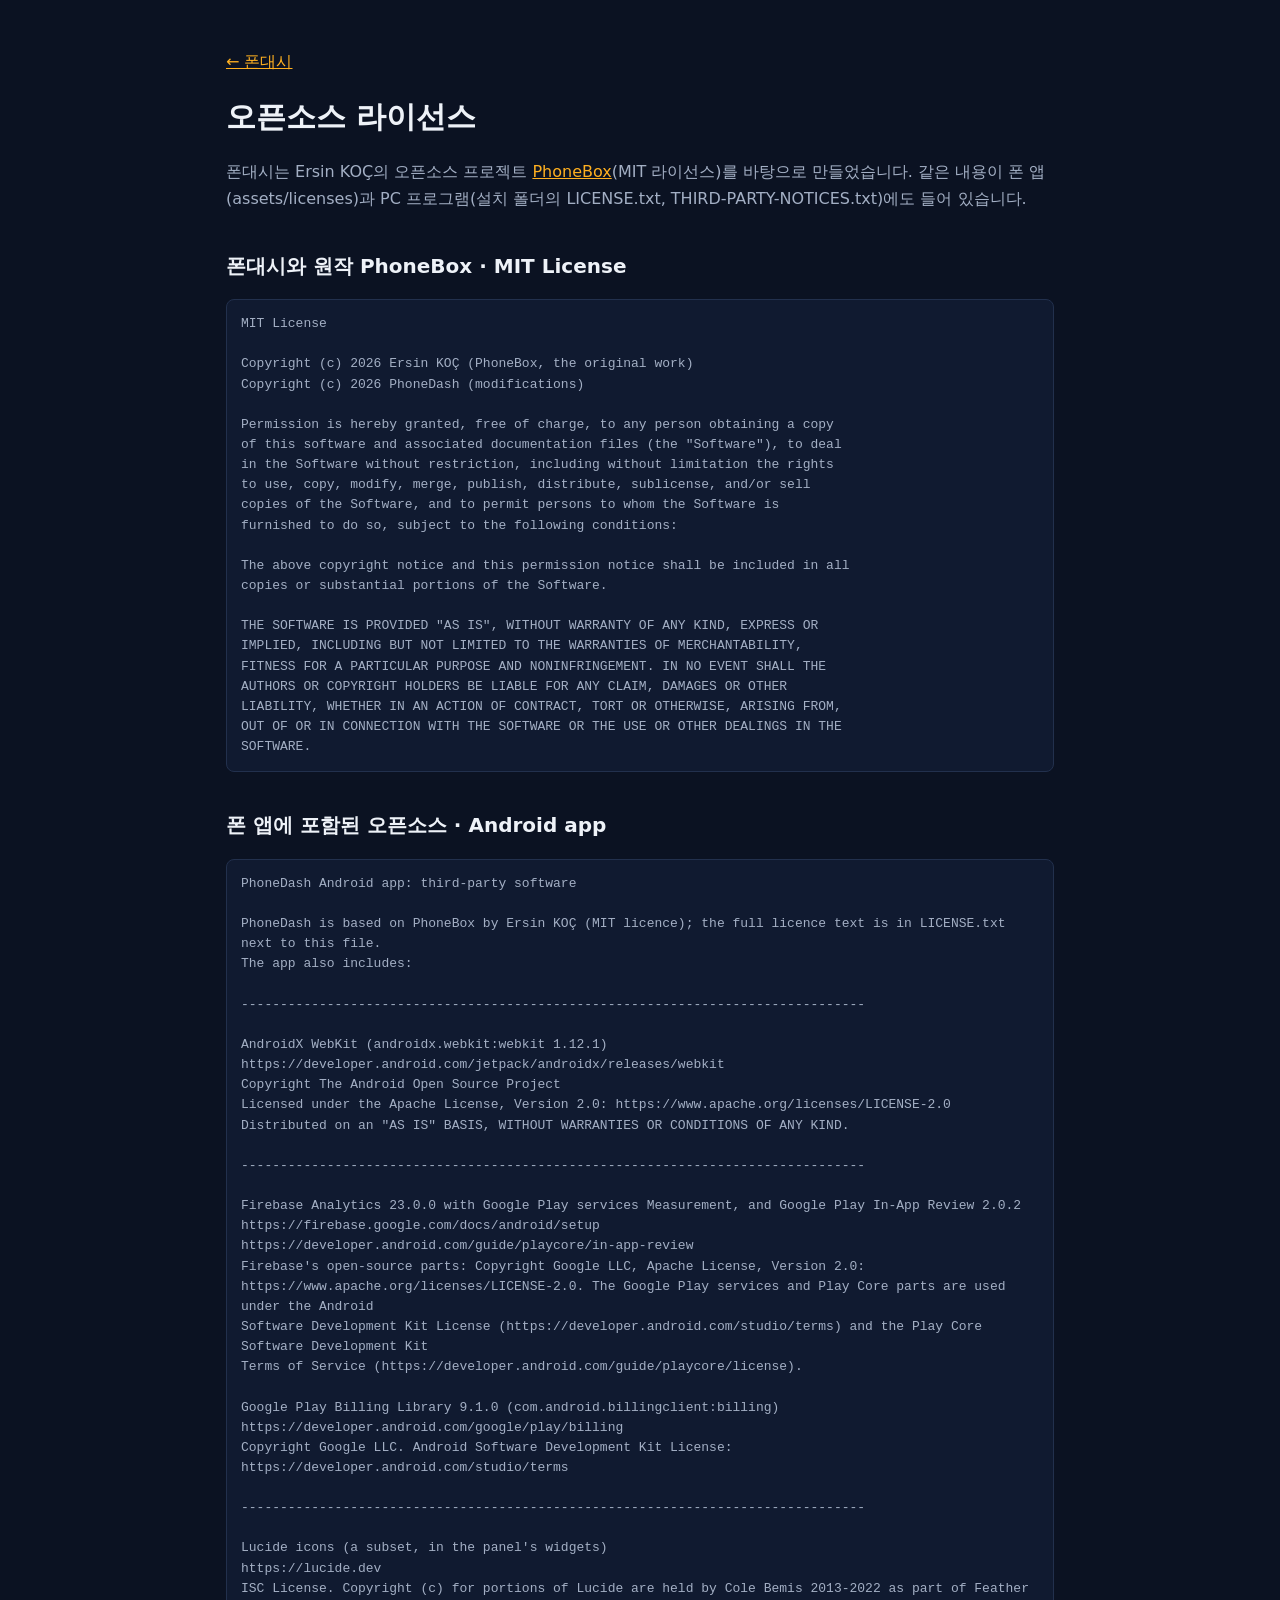
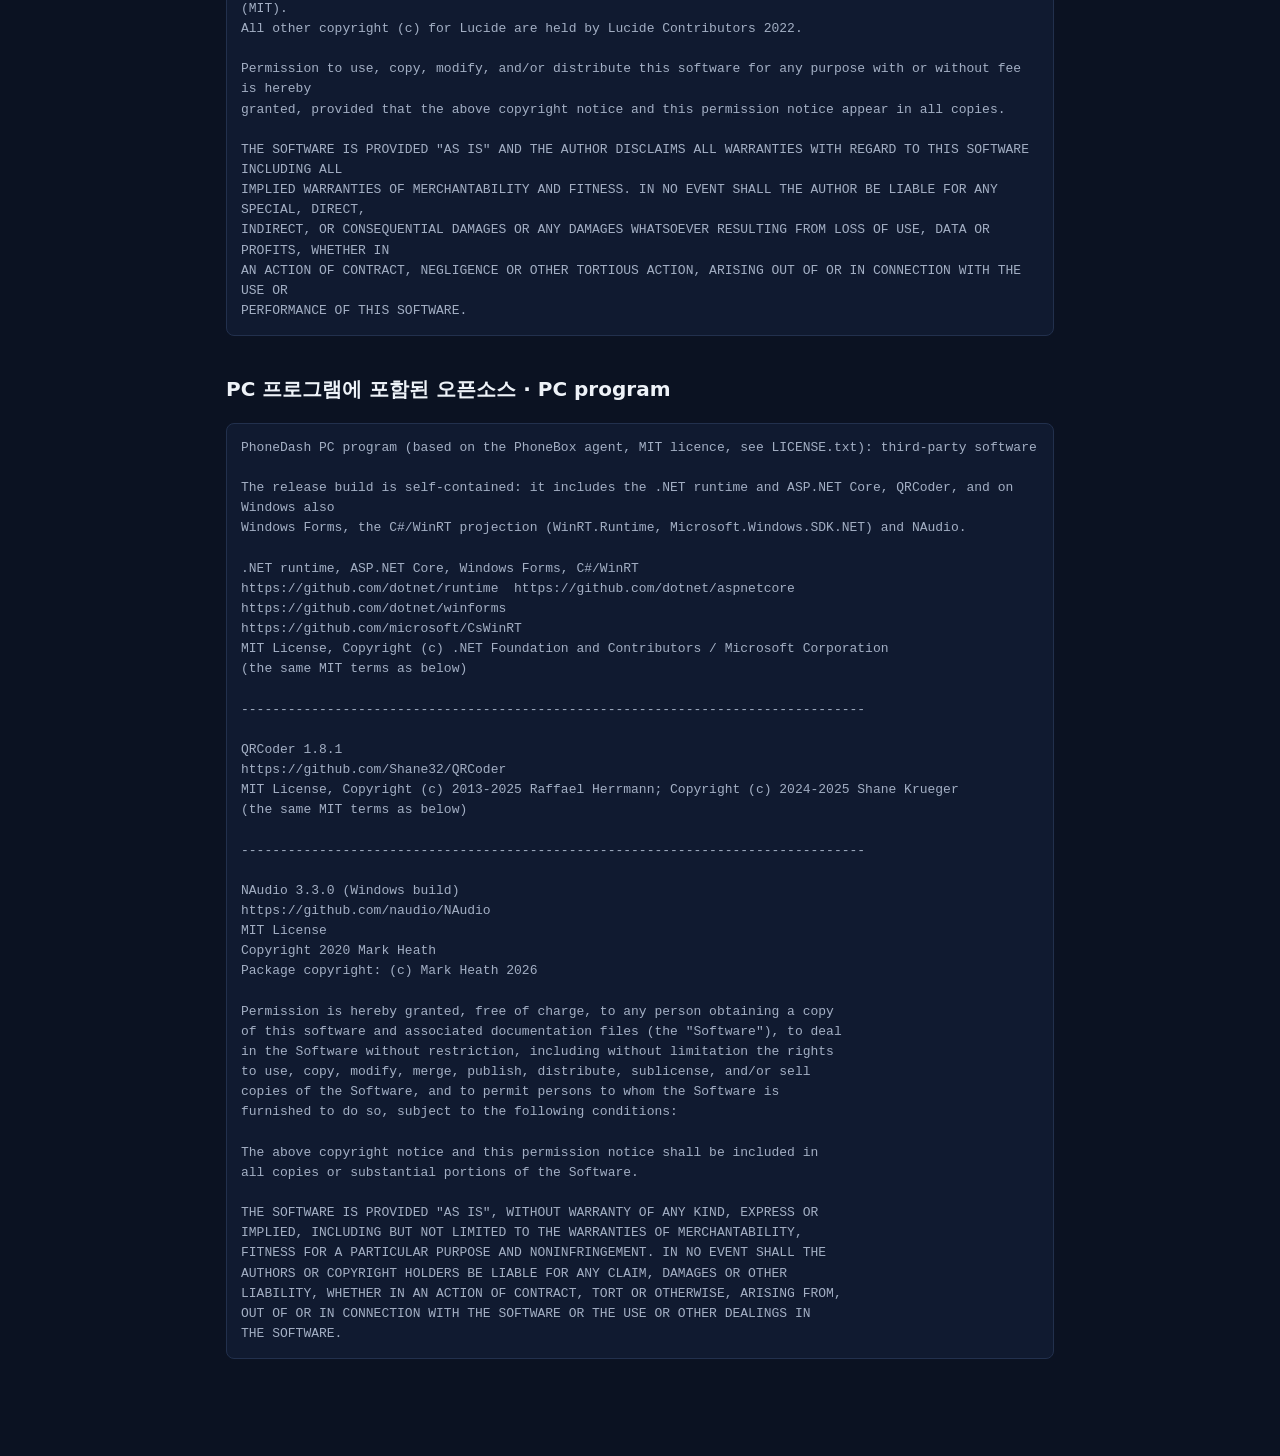
<file: licenses.html>
<!doctype html>
<html lang="ko">
<head>
<meta charset="utf-8">
<meta name="viewport" content="width=device-width, initial-scale=1">
<title>폰대시 오픈소스 라이선스 · PhoneDash licences</title>
<link rel="icon" href="favicon.ico">
<style>
:root { --bg: #0b1222; --bg2: #101a30; --line: #22304d; --text: #eef2f8; --muted: #a3afc4; --accent: #FFB020; color-scheme: dark; }
* { box-sizing: border-box; }
body { margin: 0; background: var(--bg); color: var(--text); font: 16px/1.7 "Malgun Gothic", "Apple SD Gothic Neo", system-ui, sans-serif; word-break: keep-all; }
main { max-width: 860px; margin: 0 auto; padding: 32px 16px 64px; }
h1 { font-size: 30px; margin: 0 0 4px; } h2 { margin-top: 36px; font-size: 20px; }
p { color: var(--muted); } a { color: var(--accent); }
pre { background: var(--bg2); border: 1px solid var(--line); border-radius: 8px; padding: 14px; overflow-x: auto;
  white-space: pre-wrap; word-break: break-word; font: 13px/1.55 ui-monospace, Consolas, monospace; color: var(--muted); }
</style>
</head>
<body><main>
<p><a href="./">← 폰대시</a></p>
<h1>오픈소스 라이선스</h1>
<p>폰대시는 Ersin KOÇ의 오픈소스 프로젝트 <a href="https://github.com/ersinkoc/phonebox">PhoneBox</a>(MIT 라이선스)를 바탕으로 만들었습니다.
같은 내용이 폰 앱(assets/licenses)과 PC 프로그램(설치 폴더의 LICENSE.txt, THIRD-PARTY-NOTICES.txt)에도 들어 있습니다.</p>
<h2>폰대시와 원작 PhoneBox · MIT License</h2>
<pre>MIT License

Copyright (c) 2026 Ersin KOÇ (PhoneBox, the original work)
Copyright (c) 2026 PhoneDash (modifications)

Permission is hereby granted, free of charge, to any person obtaining a copy
of this software and associated documentation files (the "Software"), to deal
in the Software without restriction, including without limitation the rights
to use, copy, modify, merge, publish, distribute, sublicense, and/or sell
copies of the Software, and to permit persons to whom the Software is
furnished to do so, subject to the following conditions:

The above copyright notice and this permission notice shall be included in all
copies or substantial portions of the Software.

THE SOFTWARE IS PROVIDED "AS IS", WITHOUT WARRANTY OF ANY KIND, EXPRESS OR
IMPLIED, INCLUDING BUT NOT LIMITED TO THE WARRANTIES OF MERCHANTABILITY,
FITNESS FOR A PARTICULAR PURPOSE AND NONINFRINGEMENT. IN NO EVENT SHALL THE
AUTHORS OR COPYRIGHT HOLDERS BE LIABLE FOR ANY CLAIM, DAMAGES OR OTHER
LIABILITY, WHETHER IN AN ACTION OF CONTRACT, TORT OR OTHERWISE, ARISING FROM,
OUT OF OR IN CONNECTION WITH THE SOFTWARE OR THE USE OR OTHER DEALINGS IN THE
SOFTWARE.
</pre>
<h2>폰 앱에 포함된 오픈소스 · Android app</h2>
<pre>PhoneDash Android app: third-party software

PhoneDash is based on PhoneBox by Ersin KOÇ (MIT licence); the full licence text is in LICENSE.txt next to this file.
The app also includes:

--------------------------------------------------------------------------------

AndroidX WebKit (androidx.webkit:webkit 1.12.1)
https://developer.android.com/jetpack/androidx/releases/webkit
Copyright The Android Open Source Project
Licensed under the Apache License, Version 2.0: https://www.apache.org/licenses/LICENSE-2.0
Distributed on an "AS IS" BASIS, WITHOUT WARRANTIES OR CONDITIONS OF ANY KIND.

--------------------------------------------------------------------------------

Firebase Analytics 23.0.0 with Google Play services Measurement, and Google Play In-App Review 2.0.2
https://firebase.google.com/docs/android/setup
https://developer.android.com/guide/playcore/in-app-review
Firebase's open-source parts: Copyright Google LLC, Apache License, Version 2.0:
https://www.apache.org/licenses/LICENSE-2.0. The Google Play services and Play Core parts are used under the Android
Software Development Kit License (https://developer.android.com/studio/terms) and the Play Core Software Development Kit
Terms of Service (https://developer.android.com/guide/playcore/license).

Google Play Billing Library 9.1.0 (com.android.billingclient:billing)
https://developer.android.com/google/play/billing
Copyright Google LLC. Android Software Development Kit License: https://developer.android.com/studio/terms

--------------------------------------------------------------------------------

Lucide icons (a subset, in the panel's widgets)
https://lucide.dev
ISC License. Copyright (c) for portions of Lucide are held by Cole Bemis 2013-2022 as part of Feather (MIT).
All other copyright (c) for Lucide are held by Lucide Contributors 2022.

Permission to use, copy, modify, and/or distribute this software for any purpose with or without fee is hereby
granted, provided that the above copyright notice and this permission notice appear in all copies.

THE SOFTWARE IS PROVIDED "AS IS" AND THE AUTHOR DISCLAIMS ALL WARRANTIES WITH REGARD TO THIS SOFTWARE INCLUDING ALL
IMPLIED WARRANTIES OF MERCHANTABILITY AND FITNESS. IN NO EVENT SHALL THE AUTHOR BE LIABLE FOR ANY SPECIAL, DIRECT,
INDIRECT, OR CONSEQUENTIAL DAMAGES OR ANY DAMAGES WHATSOEVER RESULTING FROM LOSS OF USE, DATA OR PROFITS, WHETHER IN
AN ACTION OF CONTRACT, NEGLIGENCE OR OTHER TORTIOUS ACTION, ARISING OUT OF OR IN CONNECTION WITH THE USE OR
PERFORMANCE OF THIS SOFTWARE.
</pre>
<h2>PC 프로그램에 포함된 오픈소스 · PC program</h2>
<pre>PhoneDash PC program (based on the PhoneBox agent, MIT licence, see LICENSE.txt): third-party software

The release build is self-contained: it includes the .NET runtime and ASP.NET Core, QRCoder, and on Windows also
Windows Forms, the C#/WinRT projection (WinRT.Runtime, Microsoft.Windows.SDK.NET) and NAudio.

.NET runtime, ASP.NET Core, Windows Forms, C#/WinRT
https://github.com/dotnet/runtime  https://github.com/dotnet/aspnetcore  https://github.com/dotnet/winforms
https://github.com/microsoft/CsWinRT
MIT License, Copyright (c) .NET Foundation and Contributors / Microsoft Corporation
(the same MIT terms as below)

--------------------------------------------------------------------------------

QRCoder 1.8.1
https://github.com/Shane32/QRCoder
MIT License, Copyright (c) 2013-2025 Raffael Herrmann; Copyright (c) 2024-2025 Shane Krueger
(the same MIT terms as below)

--------------------------------------------------------------------------------

NAudio 3.3.0 (Windows build)
https://github.com/naudio/NAudio
MIT License
Copyright 2020 Mark Heath
Package copyright: (c) Mark Heath 2026

Permission is hereby granted, free of charge, to any person obtaining a copy
of this software and associated documentation files (the "Software"), to deal
in the Software without restriction, including without limitation the rights
to use, copy, modify, merge, publish, distribute, sublicense, and/or sell
copies of the Software, and to permit persons to whom the Software is
furnished to do so, subject to the following conditions:

The above copyright notice and this permission notice shall be included in
all copies or substantial portions of the Software.

THE SOFTWARE IS PROVIDED "AS IS", WITHOUT WARRANTY OF ANY KIND, EXPRESS OR
IMPLIED, INCLUDING BUT NOT LIMITED TO THE WARRANTIES OF MERCHANTABILITY,
FITNESS FOR A PARTICULAR PURPOSE AND NONINFRINGEMENT. IN NO EVENT SHALL THE
AUTHORS OR COPYRIGHT HOLDERS BE LIABLE FOR ANY CLAIM, DAMAGES OR OTHER
LIABILITY, WHETHER IN AN ACTION OF CONTRACT, TORT OR OTHERWISE, ARISING FROM,
OUT OF OR IN CONNECTION WITH THE SOFTWARE OR THE USE OR OTHER DEALINGS IN
THE SOFTWARE.
</pre>
</main></body>
</html>
</file>
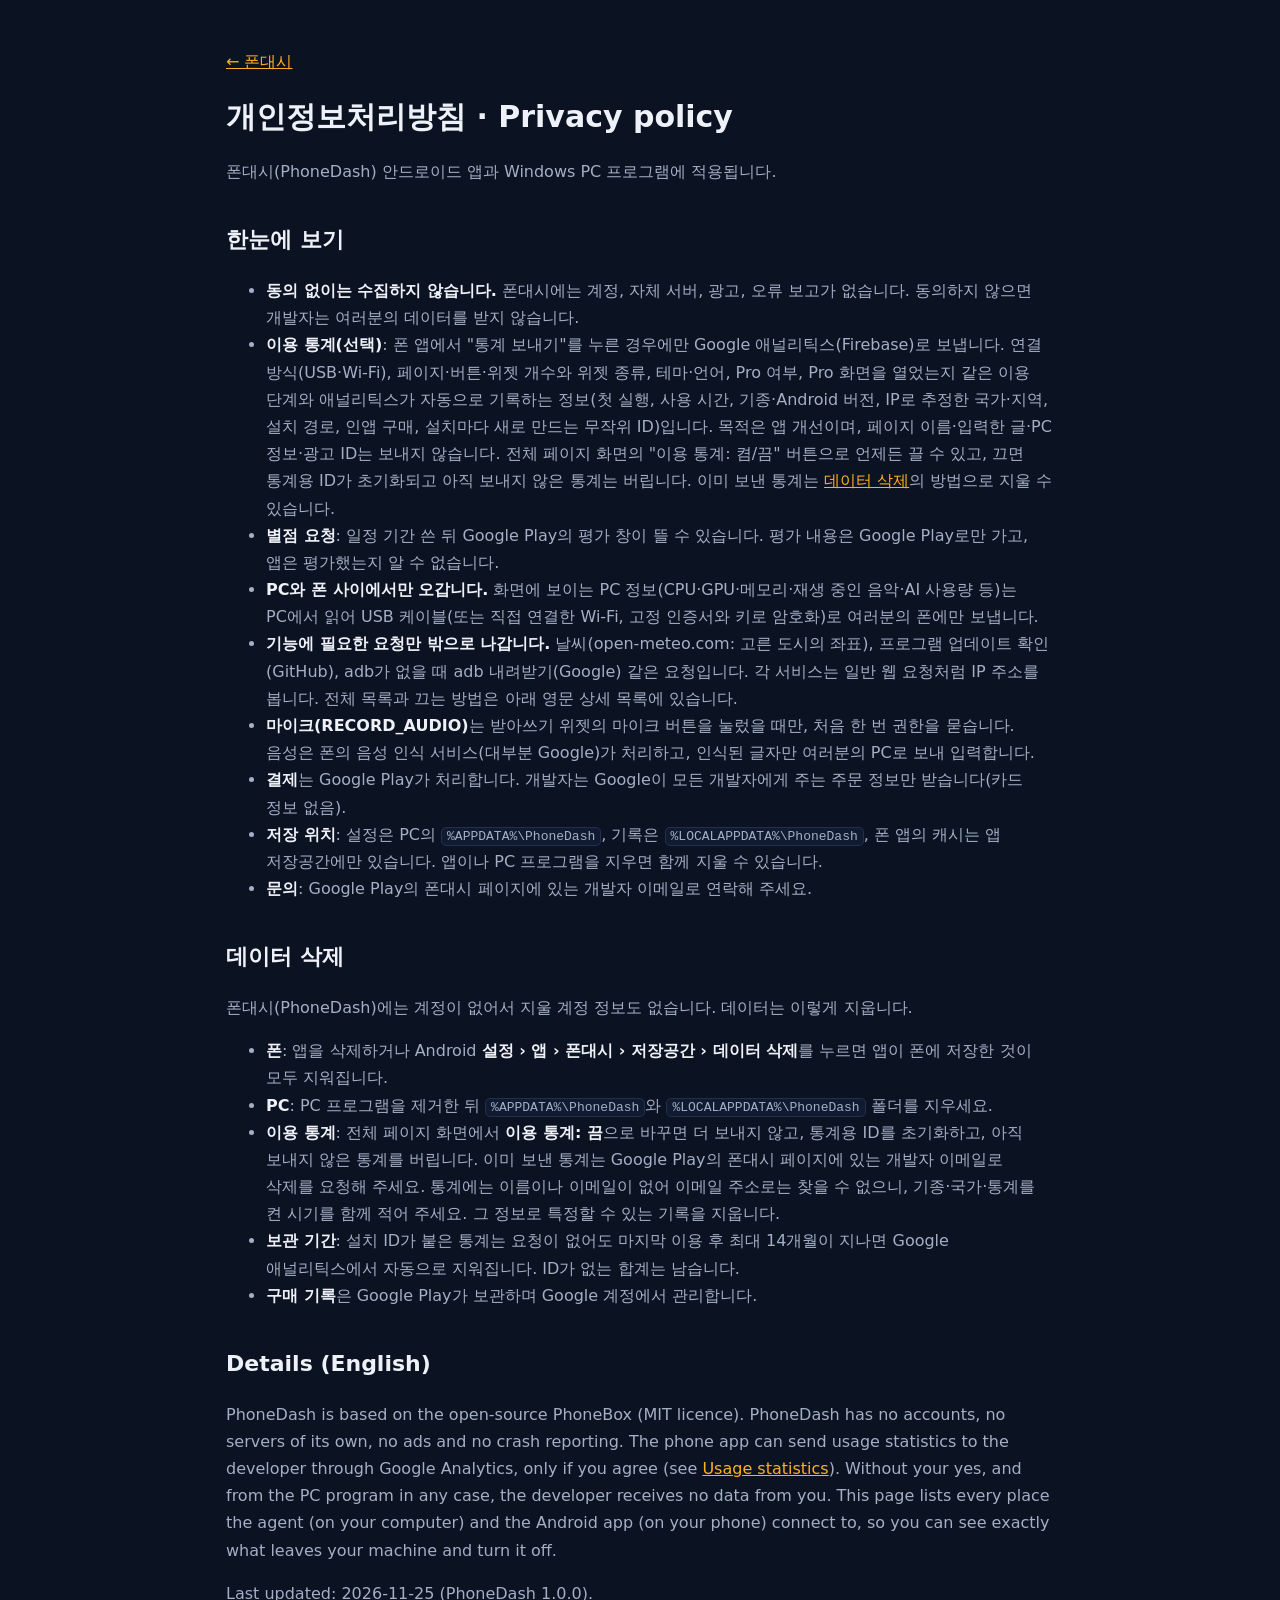
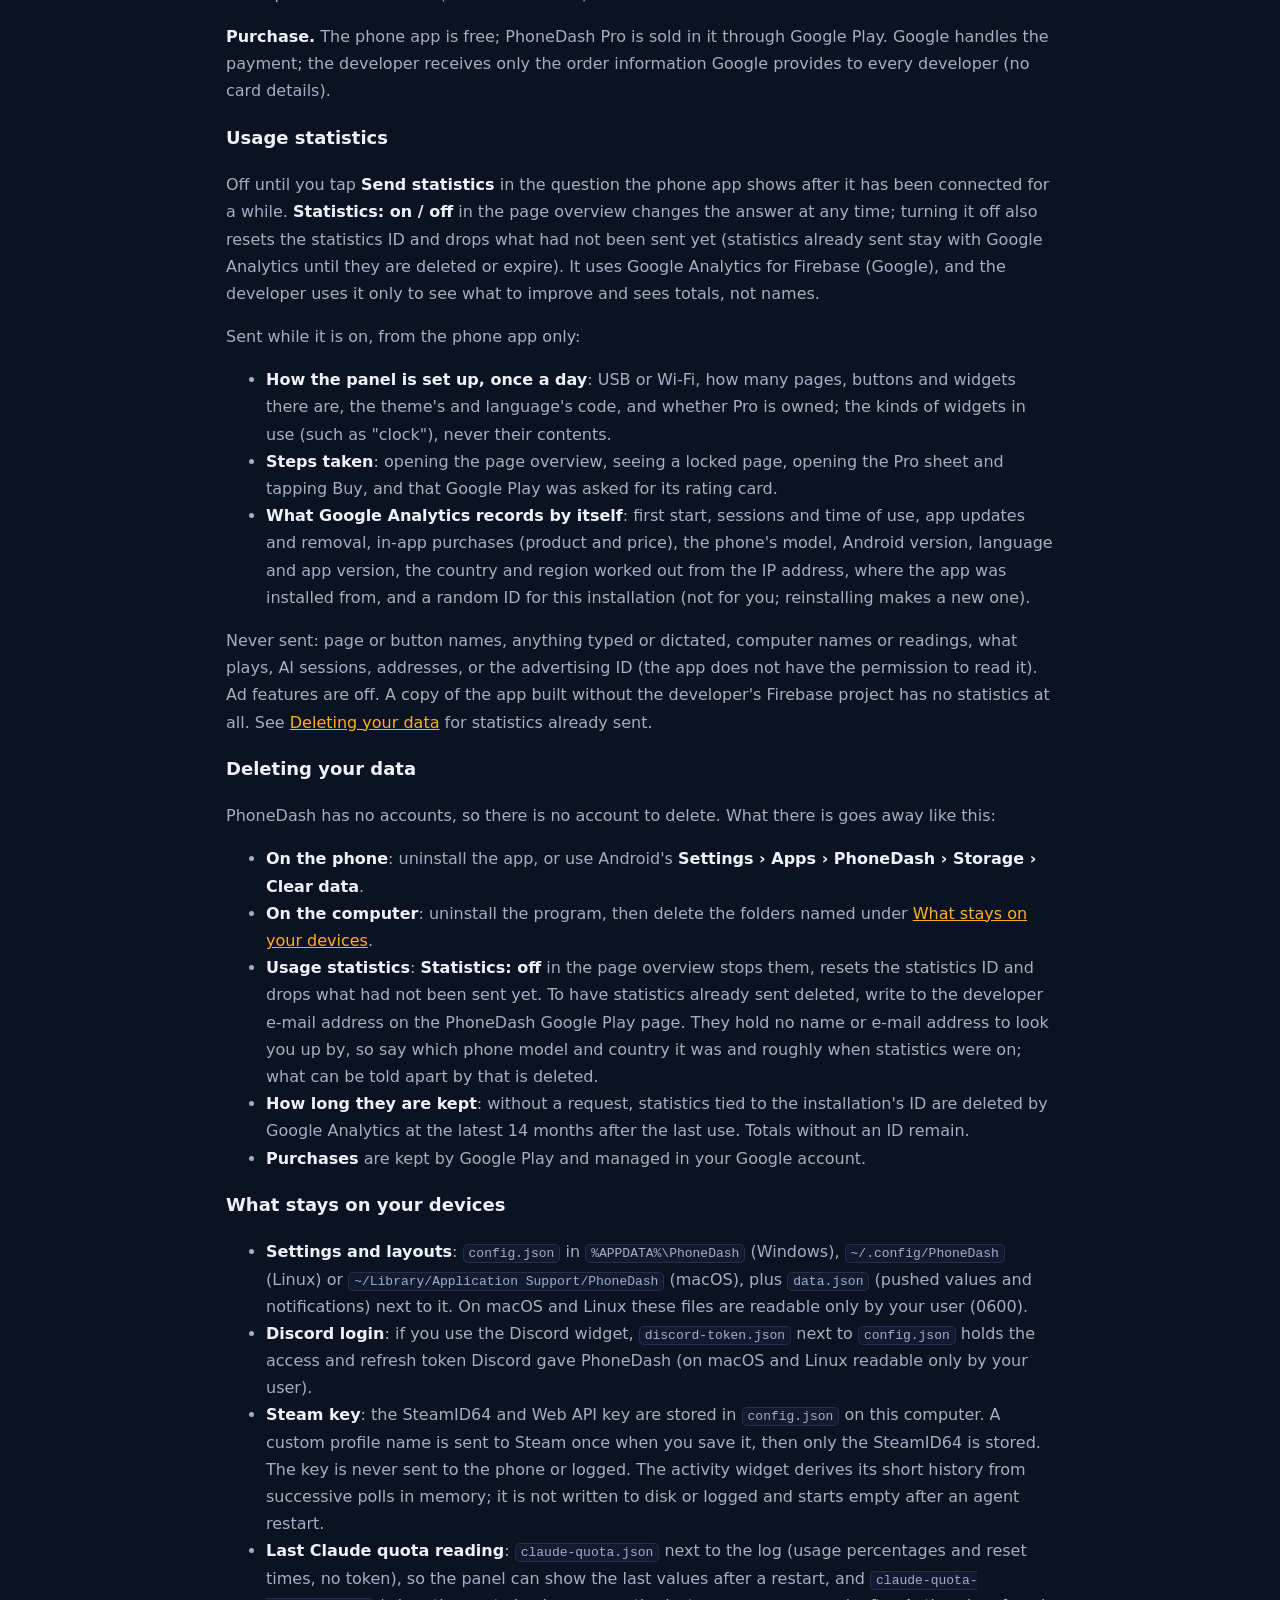
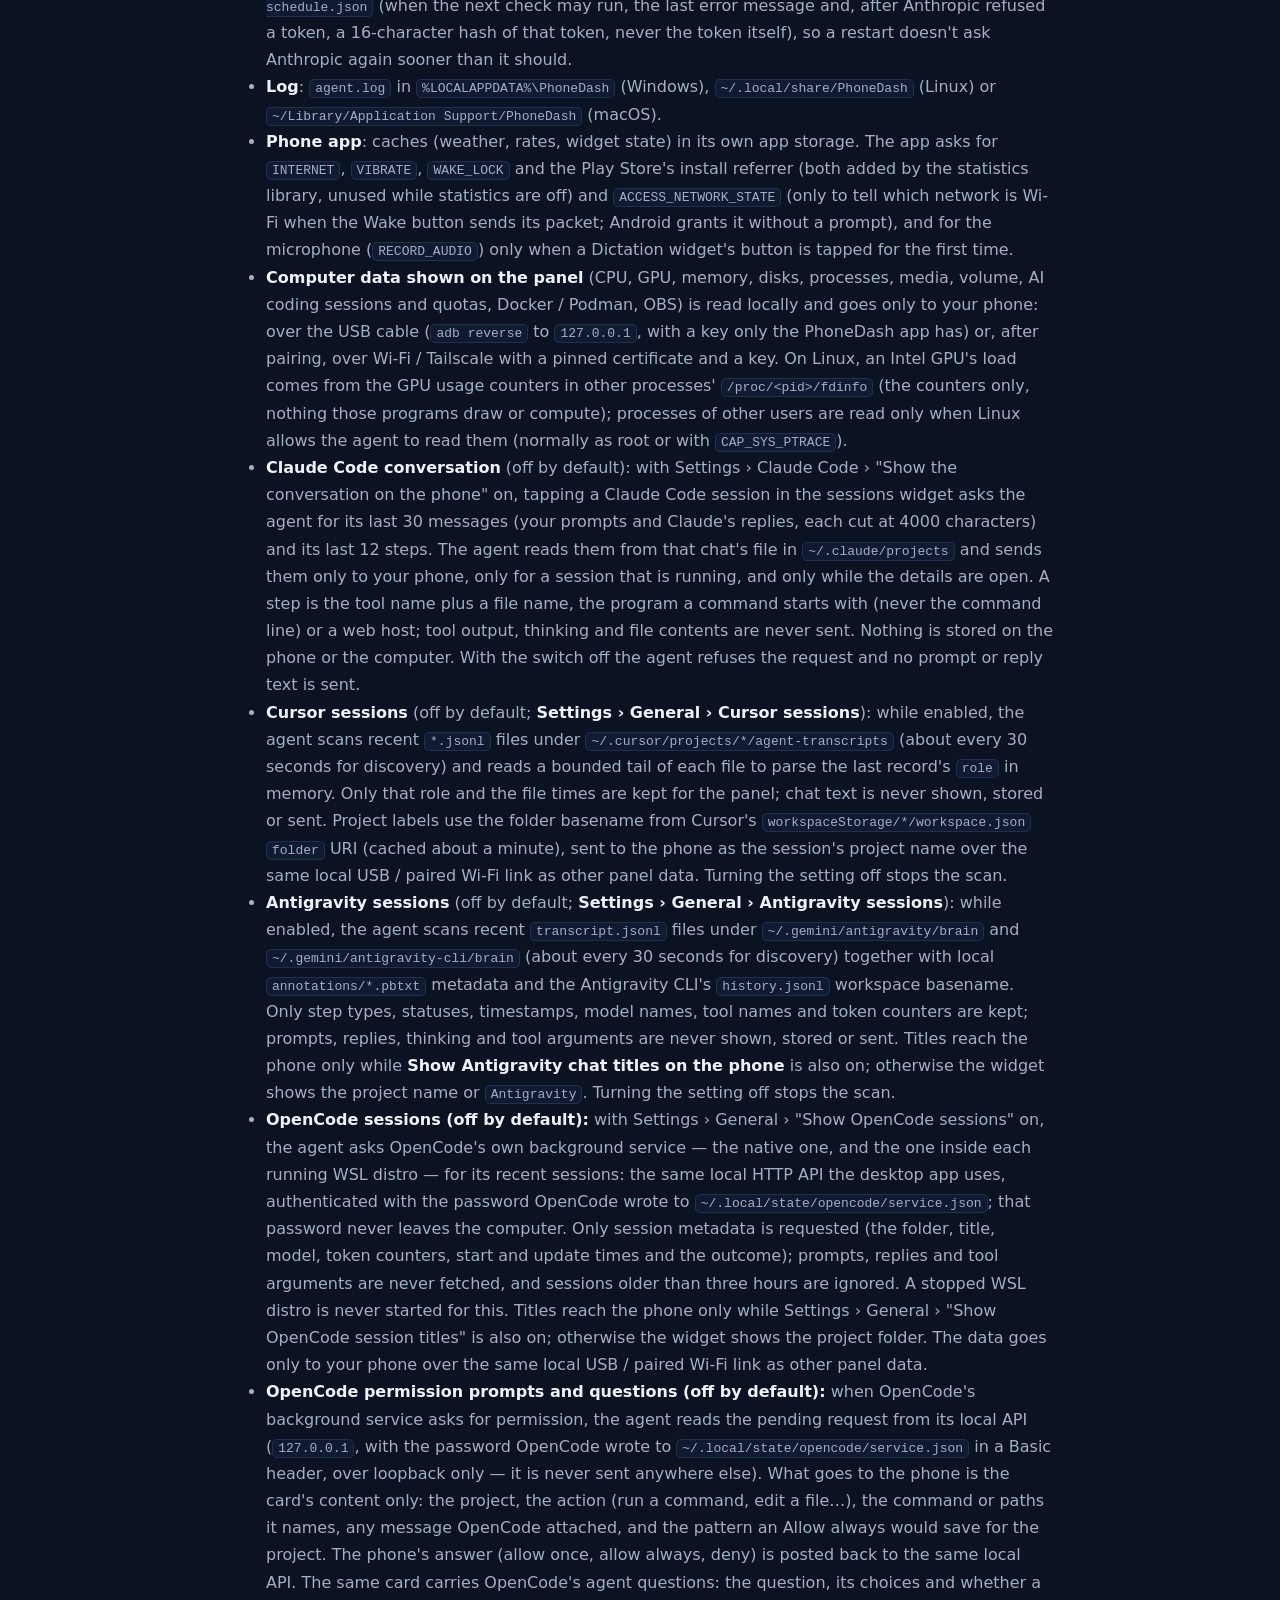
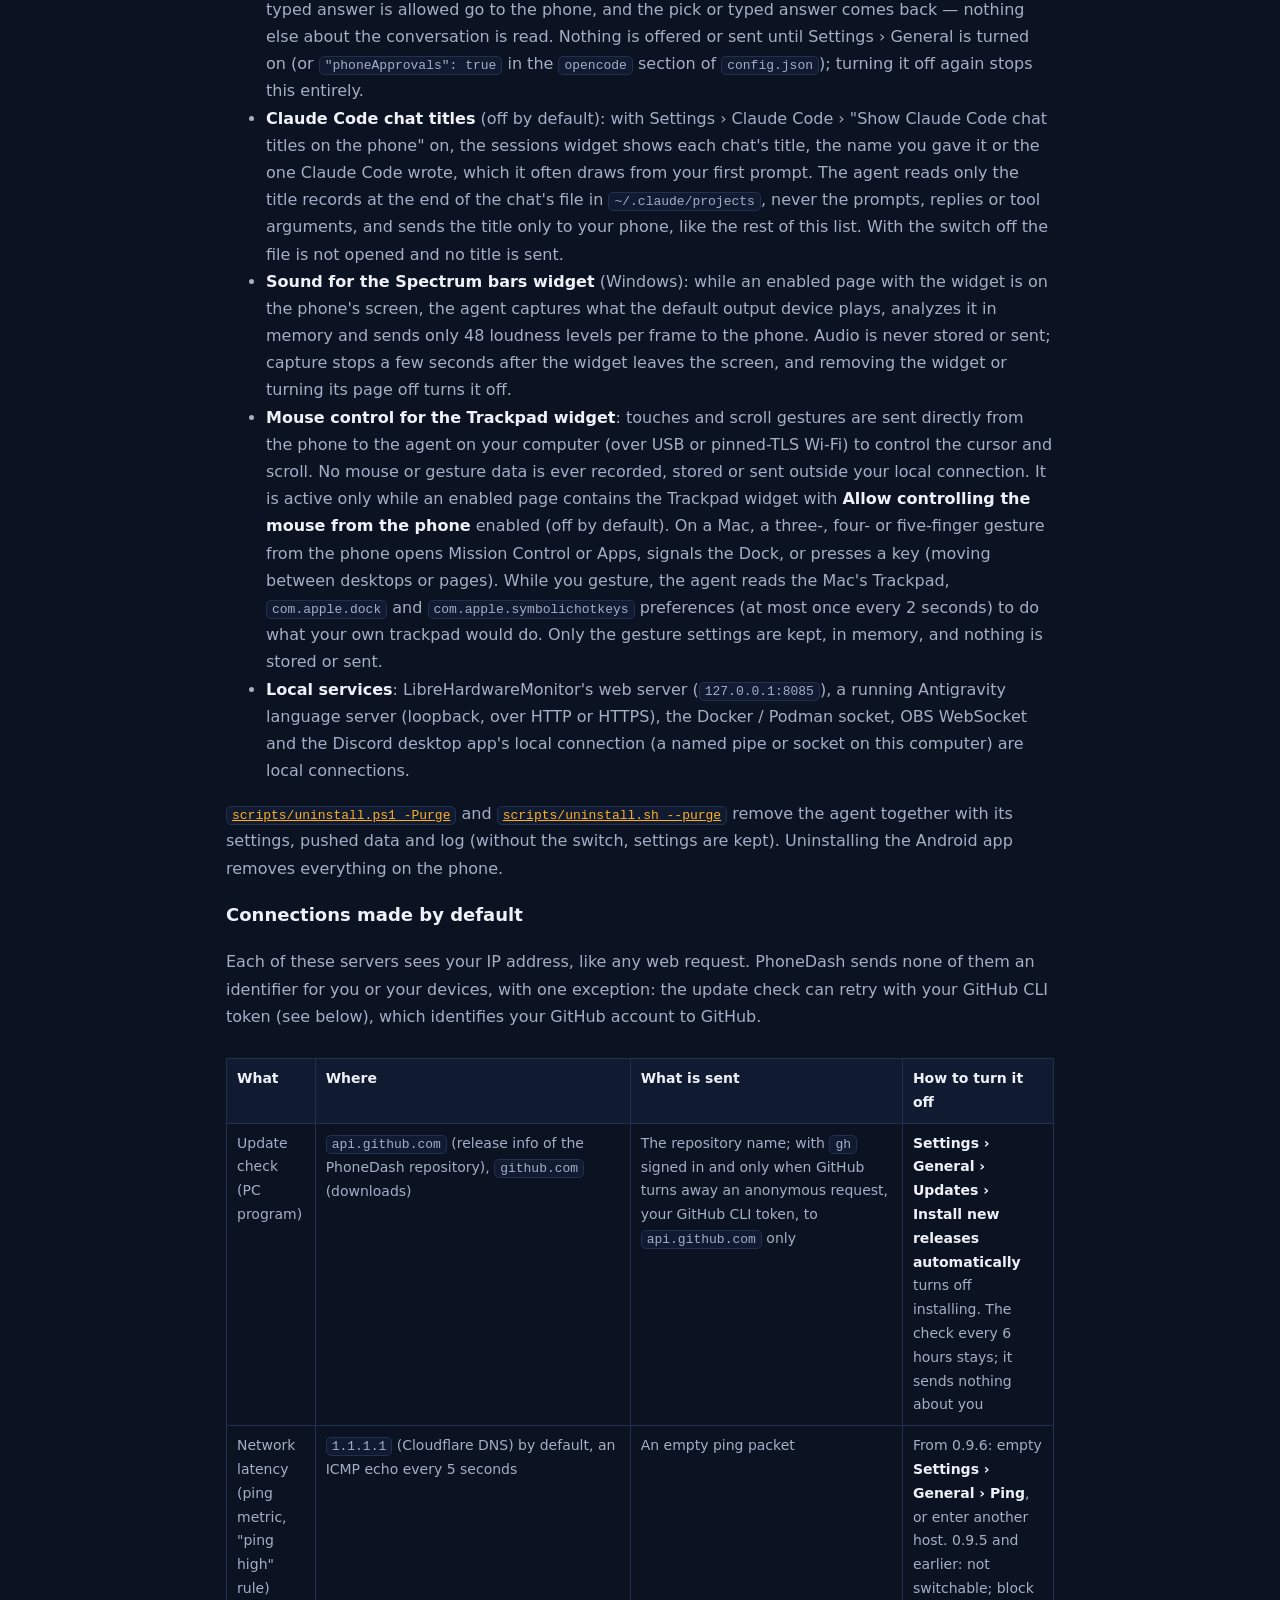
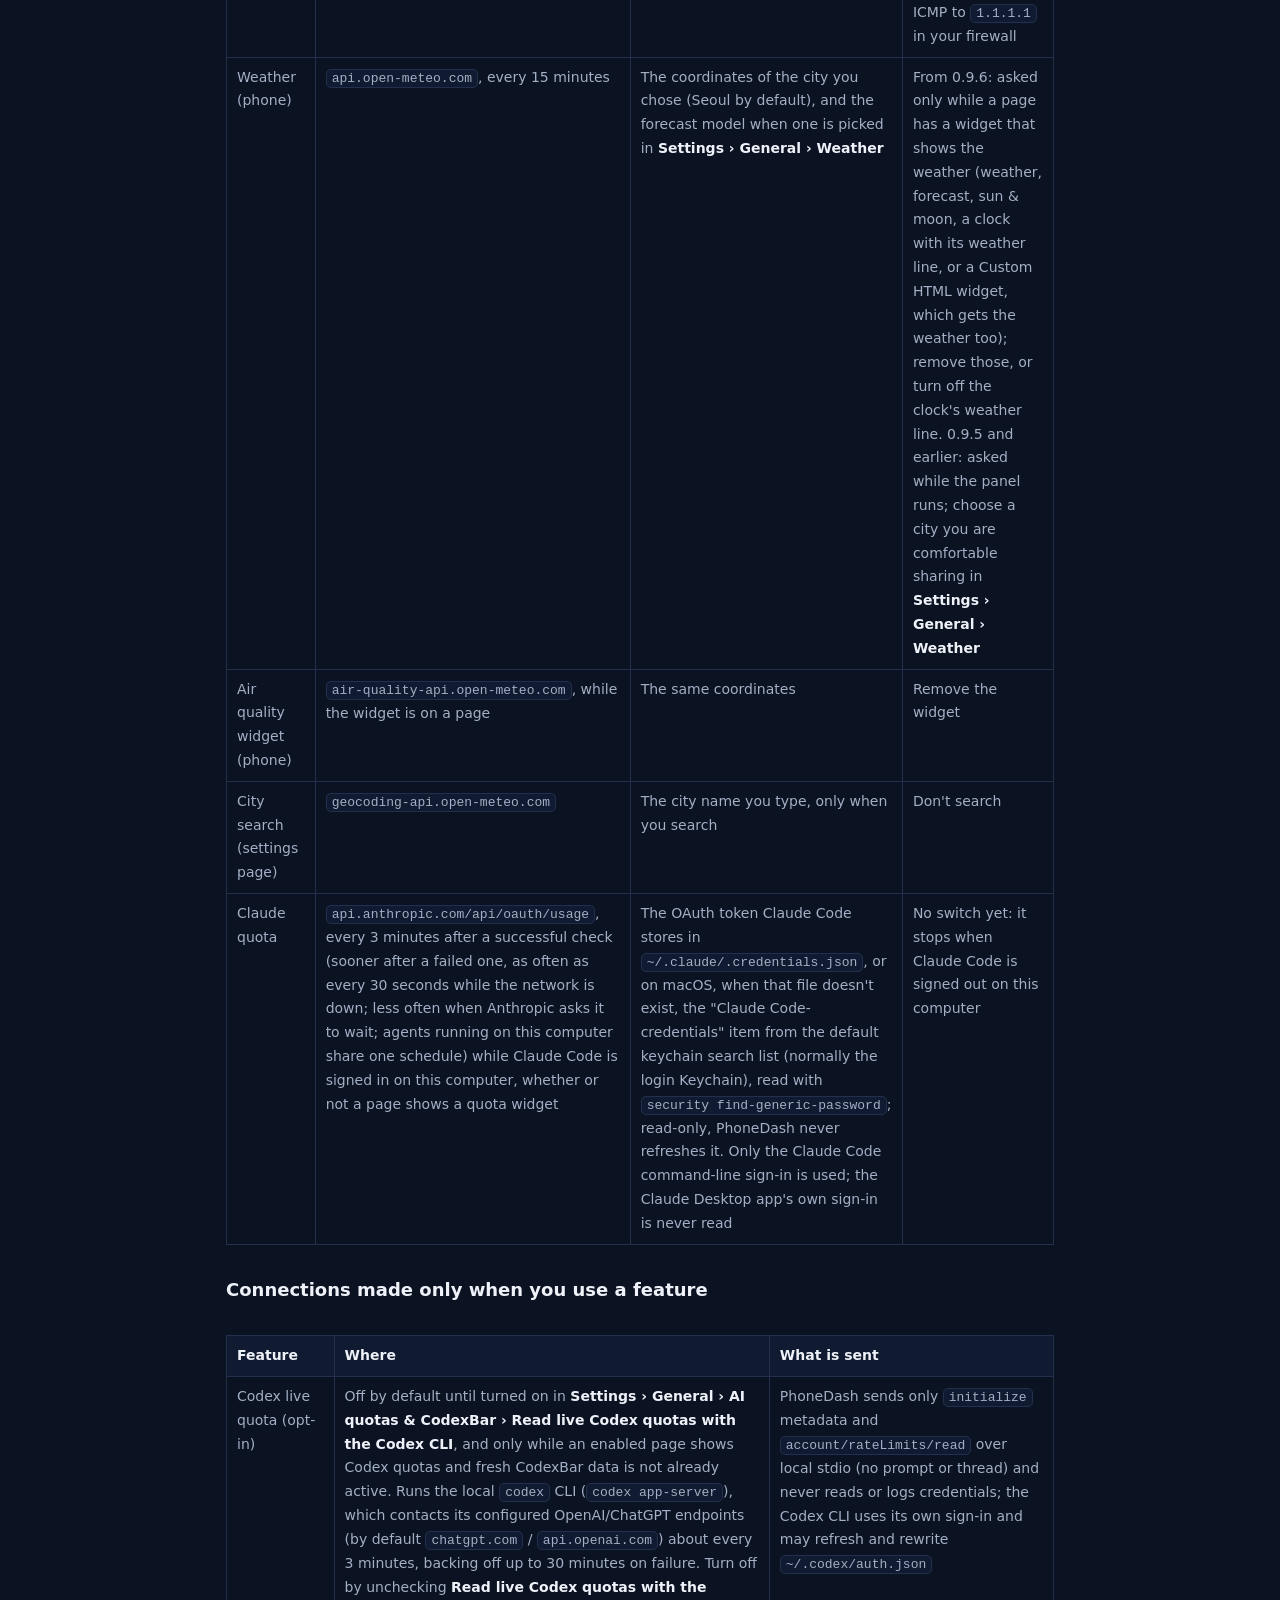
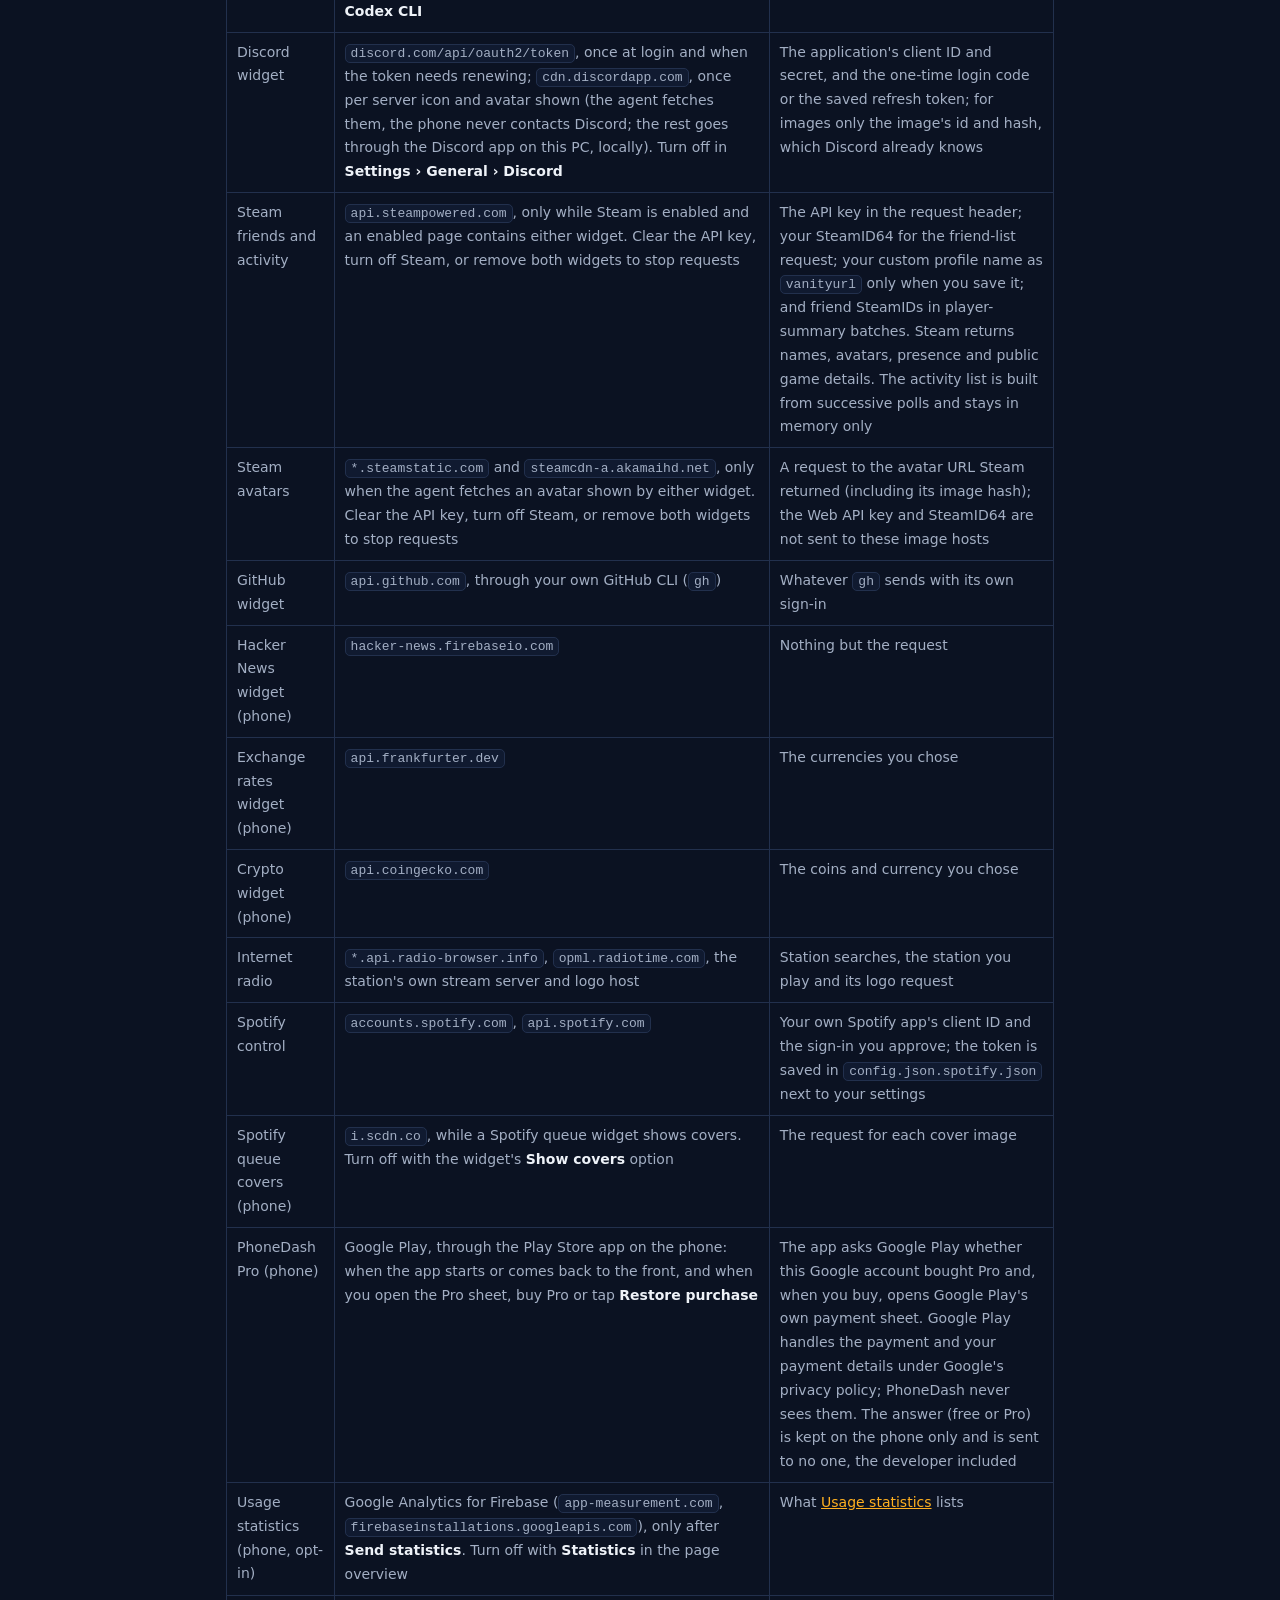
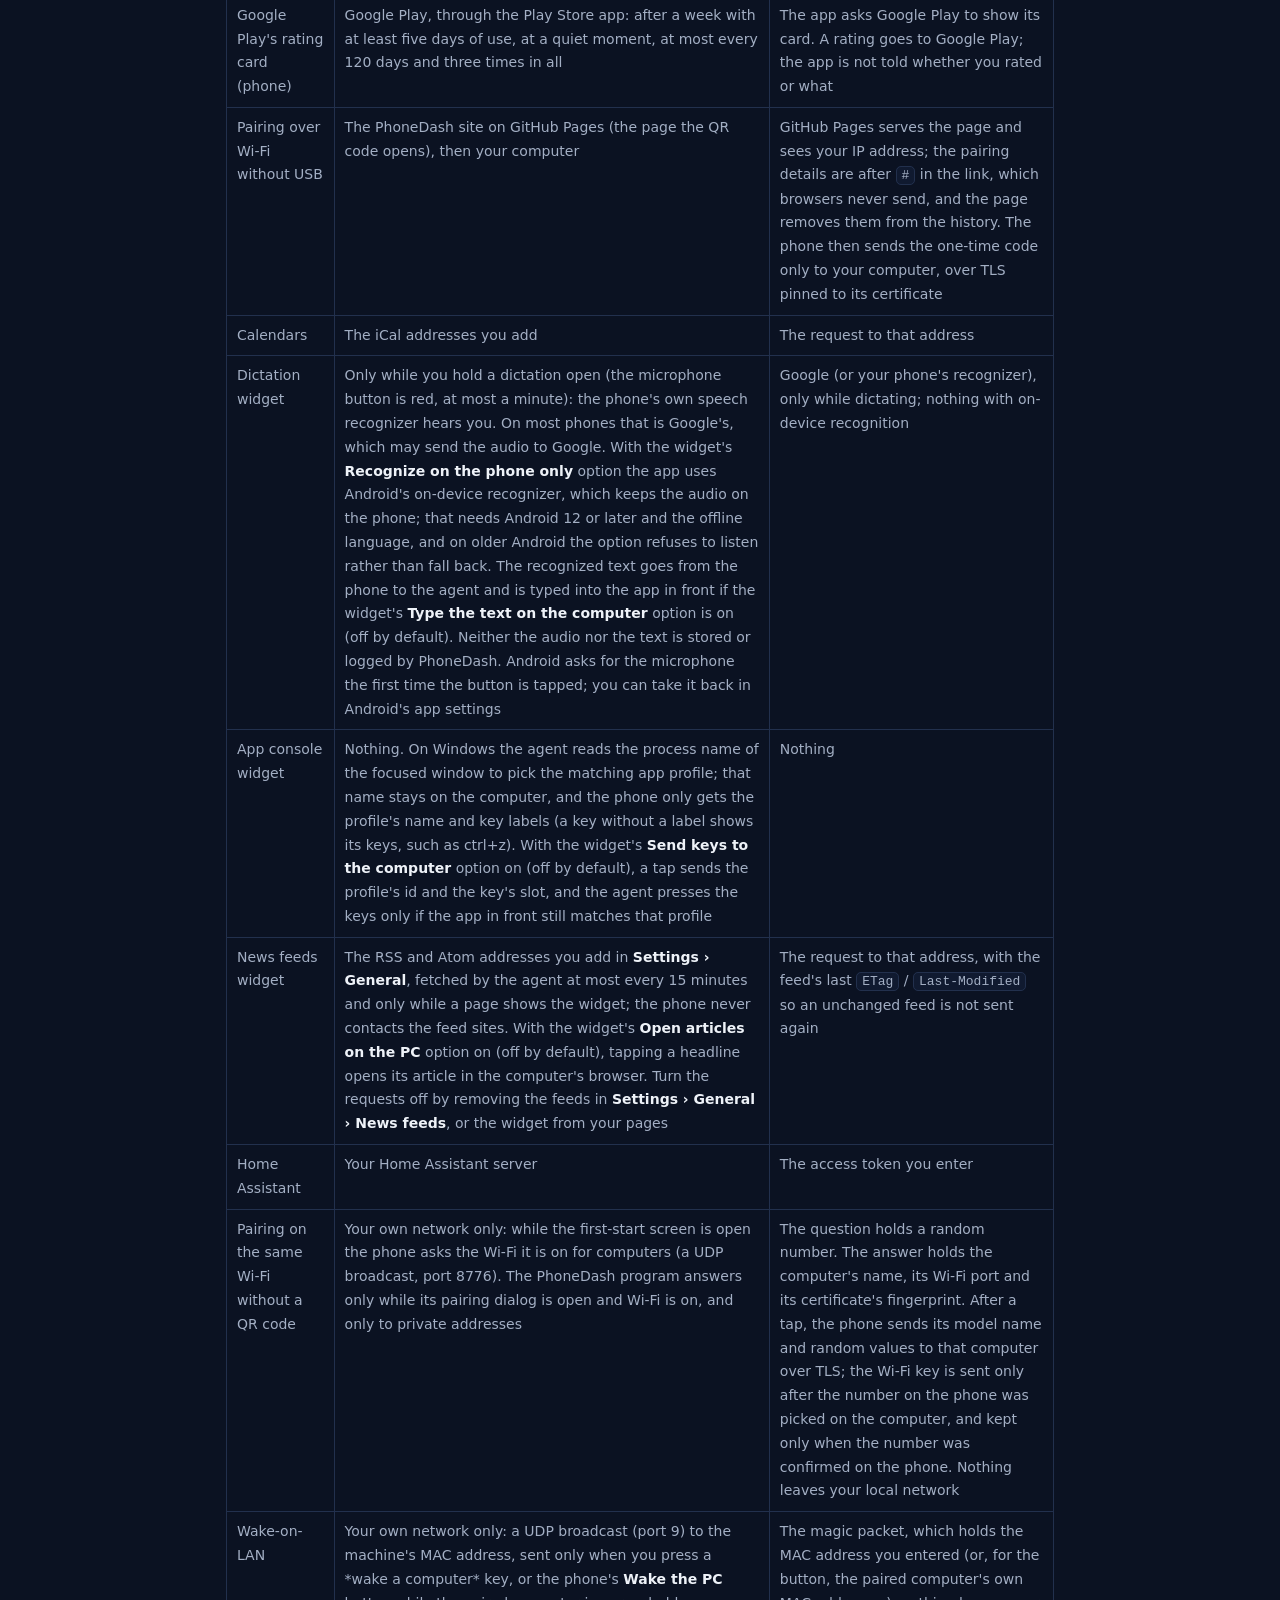
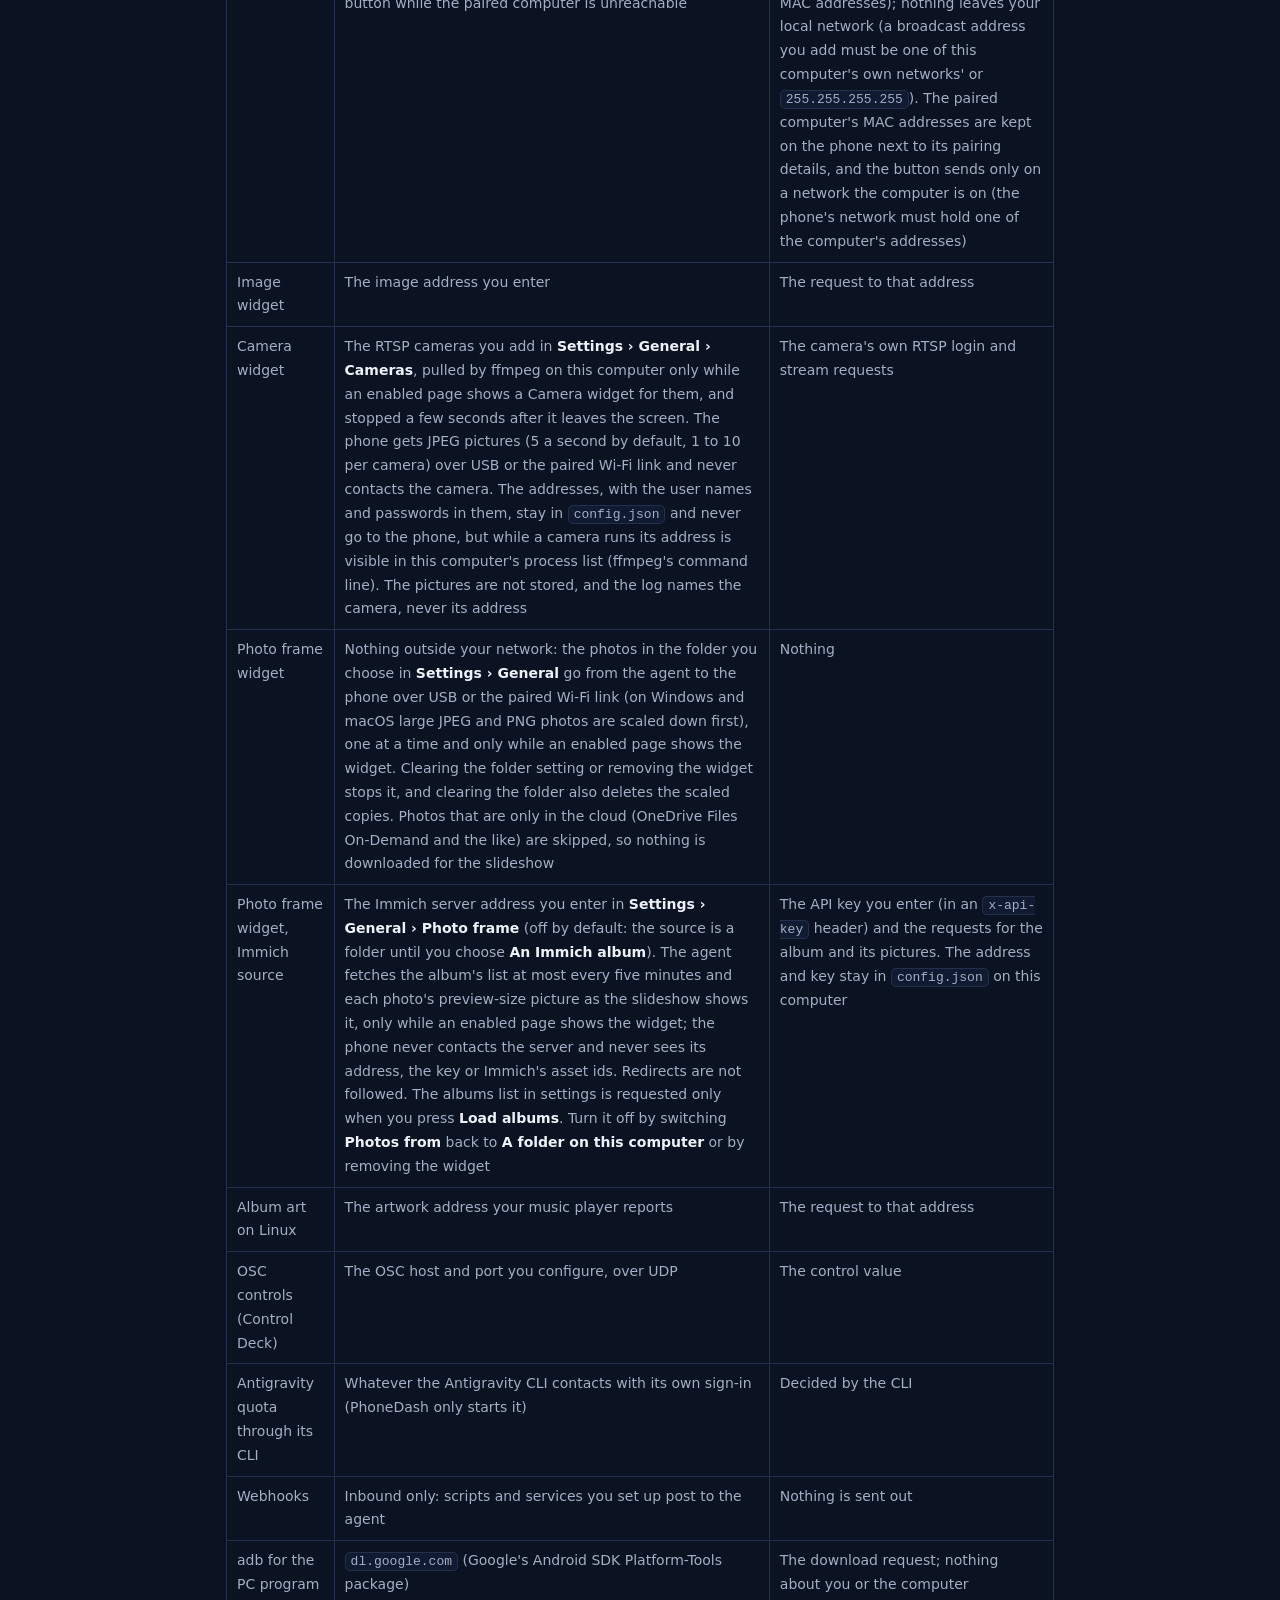
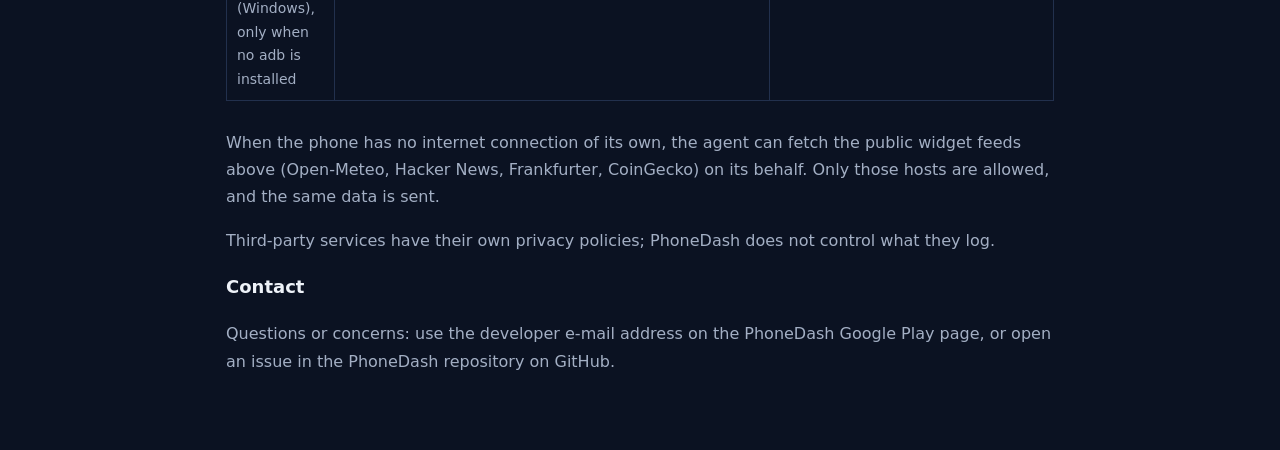
<file: privacy.html>
<!doctype html>
<html lang="ko">
<head>
<meta charset="utf-8">
<meta name="viewport" content="width=device-width, initial-scale=1">
<title>폰대시 개인정보처리방침 · PhoneDash privacy policy</title>
<link rel="icon" href="favicon.ico">
<style>
:root { --bg: #0b1222; --bg2: #101a30; --line: #22304d; --text: #eef2f8; --muted: #a3afc4; --accent: #FFB020; color-scheme: dark; }
* { box-sizing: border-box; }
body { margin: 0; background: var(--bg); color: var(--text); font: 16px/1.7 "Malgun Gothic", "Apple SD Gothic Neo", system-ui, sans-serif; word-break: keep-all; }
main { max-width: 860px; margin: 0 auto; padding: 32px 16px 64px; }
h1 { font-size: 30px; margin: 0 0 4px; } h2 { margin-top: 36px; font-size: 22px; } h3 { font-size: 18px; }
p, li { color: var(--muted); } b { color: var(--text); } a { color: var(--accent); }
code { background: var(--bg2); border: 1px solid var(--line); border-radius: 5px; padding: 1px 5px; font-size: 13px; }
.table { overflow-x: auto; } table { border-collapse: collapse; width: 100%; font-size: 14px; margin: 12px 0; }
th, td { border: 1px solid var(--line); padding: 8px 10px; vertical-align: top; text-align: left; } th { background: var(--bg2); }
td { color: var(--muted); }
</style>
</head>
<body><main>
<p><a href="./">← 폰대시</a></p>
<h1>개인정보처리방침 · Privacy policy</h1>
<p>폰대시(PhoneDash) 안드로이드 앱과 Windows PC 프로그램에 적용됩니다.</p>

<h2>한눈에 보기</h2>
<ul>
  <li><b>동의 없이는 수집하지 않습니다.</b> 폰대시에는 계정, 자체 서버, 광고, 오류 보고가 없습니다. 동의하지 않으면 개발자는 여러분의 데이터를 받지 않습니다.</li>
  <li><b>이용 통계(선택)</b>: 폰 앱에서 "통계 보내기"를 누른 경우에만 Google 애널리틱스(Firebase)로 보냅니다. 연결 방식(USB·Wi-Fi), 페이지·버튼·위젯 개수와 위젯 종류, 테마·언어, Pro 여부, Pro 화면을 열었는지 같은 이용 단계와 애널리틱스가 자동으로 기록하는 정보(첫 실행, 사용 시간, 기종·Android 버전, IP로 추정한 국가·지역, 설치 경로, 인앱 구매, 설치마다 새로 만드는 무작위 ID)입니다. 목적은 앱 개선이며, 페이지 이름·입력한 글·PC 정보·광고 ID는 보내지 않습니다. 전체 페이지 화면의 "이용 통계: 켬/끔" 버튼으로 언제든 끌 수 있고, 끄면 통계용 ID가 초기화되고 아직 보내지 않은 통계는 버립니다. 이미 보낸 통계는 <a href="#delete-data-ko">데이터 삭제</a>의 방법으로 지울 수 있습니다.</li>
  <li><b>별점 요청</b>: 일정 기간 쓴 뒤 Google Play의 평가 창이 뜰 수 있습니다. 평가 내용은 Google Play로만 가고, 앱은 평가했는지 알 수 없습니다.</li>
  <li><b>PC와 폰 사이에서만 오갑니다.</b> 화면에 보이는 PC 정보(CPU·GPU·메모리·재생 중인 음악·AI 사용량 등)는 PC에서 읽어 USB 케이블(또는 직접 연결한 Wi-Fi, 고정 인증서와 키로 암호화)로 여러분의 폰에만 보냅니다.</li>
  <li><b>기능에 필요한 요청만 밖으로 나갑니다.</b> 날씨(open-meteo.com: 고른 도시의 좌표), 프로그램 업데이트 확인(GitHub), adb가 없을 때 adb 내려받기(Google) 같은 요청입니다. 각 서비스는 일반 웹 요청처럼 IP 주소를 봅니다. 전체 목록과 끄는 방법은 아래 영문 상세 목록에 있습니다.</li>
  <li><b>마이크(RECORD_AUDIO)</b>는 받아쓰기 위젯의 마이크 버튼을 눌렀을 때만, 처음 한 번 권한을 묻습니다. 음성은 폰의 음성 인식 서비스(대부분 Google)가 처리하고, 인식된 글자만 여러분의 PC로 보내 입력합니다.</li>
  <li><b>결제</b>는 Google Play가 처리합니다. 개발자는 Google이 모든 개발자에게 주는 주문 정보만 받습니다(카드 정보 없음).</li>
  <li><b>저장 위치</b>: 설정은 PC의 <code>%APPDATA%\PhoneDash</code>, 기록은 <code>%LOCALAPPDATA%\PhoneDash</code>, 폰 앱의 캐시는 앱 저장공간에만 있습니다. 앱이나 PC 프로그램을 지우면 함께 지울 수 있습니다.</li>
  <li><b>문의</b>: Google Play의 폰대시 페이지에 있는 개발자 이메일로 연락해 주세요.</li>
</ul>
<h2 id="delete-data-ko">데이터 삭제</h2>
<p>폰대시(PhoneDash)에는 계정이 없어서 지울 계정 정보도 없습니다. 데이터는 이렇게 지웁니다.</p>
<ul>
  <li><b>폰</b>: 앱을 삭제하거나 Android <b>설정 › 앱 › 폰대시 › 저장공간 › 데이터 삭제</b>를 누르면 앱이 폰에 저장한 것이 모두 지워집니다.</li>
  <li><b>PC</b>: PC 프로그램을 제거한 뒤 <code>%APPDATA%\PhoneDash</code>와 <code>%LOCALAPPDATA%\PhoneDash</code> 폴더를 지우세요.</li>
  <li><b>이용 통계</b>: 전체 페이지 화면에서 <b>이용 통계: 끔</b>으로 바꾸면 더 보내지 않고, 통계용 ID를 초기화하고, 아직 보내지 않은 통계를 버립니다. 이미 보낸 통계는 Google Play의 폰대시 페이지에 있는 개발자 이메일로 삭제를 요청해 주세요. 통계에는 이름이나 이메일이 없어 이메일 주소로는 찾을 수 없으니, 기종·국가·통계를 켠 시기를 함께 적어 주세요. 그 정보로 특정할 수 있는 기록을 지웁니다.</li>
  <li><b>보관 기간</b>: 설치 ID가 붙은 통계는 요청이 없어도 마지막 이용 후 최대 14개월이 지나면 Google 애널리틱스에서 자동으로 지워집니다. ID가 없는 합계는 남습니다.</li>
  <li><b>구매 기록</b>은 Google Play가 보관하며 Google 계정에서 관리합니다.</li>
</ul>
<h2>Details (English)</h2>
<p>PhoneDash is based on the open-source PhoneBox (MIT licence). PhoneDash has no accounts, no servers of its own, no ads and no crash reporting. The phone app can send usage statistics to the developer through Google Analytics, only if you agree (see <a href="#usage-statistics">Usage statistics</a>). Without your yes, and from the PC program in any case, the developer receives no data from you. This page lists every place the agent (on your computer) and the Android app (on your phone) connect to, so you can see exactly what leaves your machine and turn it off.</p>
<p>Last updated: 2026-11-25 (PhoneDash 1.0.0).</p>
<p><b>Purchase.</b> The phone app is free; PhoneDash Pro is sold in it through Google Play. Google handles the payment; the developer receives only the order information Google provides to every developer (no card details).</p>
<h3 id="usage-statistics">Usage statistics</h3>
<p>Off until you tap <b>Send statistics</b> in the question the phone app shows after it has been connected for a while. <b>Statistics: on / off</b> in the page overview changes the answer at any time; turning it off also resets the statistics ID and drops what had not been sent yet (statistics already sent stay with Google Analytics until they are deleted or expire). It uses Google Analytics for Firebase (Google), and the developer uses it only to see what to improve and sees totals, not names.</p>
<p>Sent while it is on, from the phone app only:</p>
<ul><li><b>How the panel is set up, once a day</b>: USB or Wi-Fi, how many pages, buttons and widgets there are, the theme's and language's code, and whether Pro is owned; the kinds of widgets in use (such as "clock"), never their contents.</li><li><b>Steps taken</b>: opening the page overview, seeing a locked page, opening the Pro sheet and tapping Buy, and that Google Play was asked for its rating card.</li><li><b>What Google Analytics records by itself</b>: first start, sessions and time of use, app updates and removal, in-app purchases (product and price), the phone's model, Android version, language and app version, the country and region worked out from the IP address, where the app was installed from, and a random ID for this installation (not for you; reinstalling makes a new one).</li></ul>
<p>Never sent: page or button names, anything typed or dictated, computer names or readings, what plays, AI sessions, addresses, or the advertising ID (the app does not have the permission to read it). Ad features are off. A copy of the app built without the developer's Firebase project has no statistics at all. See <a href="#deleting-your-data">Deleting your data</a> for statistics already sent.</p>
<h3 id="deleting-your-data">Deleting your data</h3>
<p>PhoneDash has no accounts, so there is no account to delete. What there is goes away like this:</p>
<ul><li><b>On the phone</b>: uninstall the app, or use Android's <b>Settings › Apps › PhoneDash › Storage › Clear data</b>.</li><li><b>On the computer</b>: uninstall the program, then delete the folders named under <a href="#what-stays-on-your-devices">What stays on your devices</a>.</li><li><b>Usage statistics</b>: <b>Statistics: off</b> in the page overview stops them, resets the statistics ID and drops what had not been sent yet. To have statistics already sent deleted, write to the developer e-mail address on the PhoneDash Google Play page. They hold no name or e-mail address to look you up by, so say which phone model and country it was and roughly when statistics were on; what can be told apart by that is deleted.</li><li><b>How long they are kept</b>: without a request, statistics tied to the installation's ID are deleted by Google Analytics at the latest 14 months after the last use. Totals without an ID remain.</li><li><b>Purchases</b> are kept by Google Play and managed in your Google account.</li></ul>
<h3 id="what-stays-on-your-devices">What stays on your devices</h3>
<ul><li><b>Settings and layouts</b>: <code>config.json</code> in <code>%APPDATA%\PhoneDash</code> (Windows), <code>~/.config/PhoneDash</code> (Linux) or <code>~/Library/Application Support/PhoneDash</code> (macOS), plus <code>data.json</code> (pushed values and notifications) next to it. On macOS and Linux these files are readable only by your user (0600).</li><li><b>Discord login</b>: if you use the Discord widget, <code>discord-token.json</code> next to <code>config.json</code> holds the access and refresh token Discord gave PhoneDash (on macOS and Linux readable only by your user).</li><li><b>Steam key</b>: the SteamID64 and Web API key are stored in <code>config.json</code> on this computer. A custom profile name is sent to Steam once when you save it, then only the SteamID64 is stored. The key is never sent to the phone or logged. The activity widget derives its short history from successive polls in memory; it is not written to disk or logged and starts empty after an agent restart.</li><li><b>Last Claude quota reading</b>: <code>claude-quota.json</code> next to the log (usage percentages and reset times, no token), so the panel can show the last values after a restart, and <code>claude-quota-schedule.json</code> (when the next check may run, the last error message and, after Anthropic refused a token, a 16-character hash of that token, never the token itself), so a restart doesn't ask Anthropic again sooner than it should.</li><li><b>Log</b>: <code>agent.log</code> in <code>%LOCALAPPDATA%\PhoneDash</code> (Windows), <code>~/.local/share/PhoneDash</code> (Linux) or <code>~/Library/Application Support/PhoneDash</code> (macOS).</li><li><b>Phone app</b>: caches (weather, rates, widget state) in its own app storage. The app asks for <code>INTERNET</code>, <code>VIBRATE</code>, <code>WAKE_LOCK</code> and the Play Store's install referrer (both added by the statistics library, unused while statistics are off) and <code>ACCESS_NETWORK_STATE</code> (only to tell which network is Wi-Fi when the Wake button sends its packet; Android grants it without a prompt), and for the microphone (<code>RECORD_AUDIO</code>) only when a Dictation widget's button is tapped for the first time.</li><li><b>Computer data shown on the panel</b> (CPU, GPU, memory, disks, processes, media, volume, AI coding sessions and quotas, Docker / Podman, OBS) is read locally and goes only to your phone: over the USB cable (<code>adb reverse</code> to <code>127.0.0.1</code>, with a key only the PhoneDash app has) or, after pairing, over Wi-Fi / Tailscale with a pinned certificate and a key. On Linux, an Intel GPU's load comes from the GPU usage counters in other processes' <code>/proc/&lt;pid&gt;/fdinfo</code> (the counters only, nothing those programs draw or compute); processes of other users are read only when Linux allows the agent to read them (normally as root or with <code>CAP_SYS_PTRACE</code>).</li><li><b>Claude Code conversation</b> (off by default): with Settings › Claude Code › "Show the conversation on the phone" on, tapping a Claude Code session in the sessions widget asks the agent for its last 30 messages (your prompts and Claude's replies, each cut at 4000 characters) and its last 12 steps. The agent reads them from that chat's file in <code>~/.claude/projects</code> and sends them only to your phone, only for a session that is running, and only while the details are open. A step is the tool name plus a file name, the program a command starts with (never the command line) or a web host; tool output, thinking and file contents are never sent. Nothing is stored on the phone or the computer. With the switch off the agent refuses the request and no prompt or reply text is sent.</li><li><b>Cursor sessions</b> (off by default; <b>Settings › General › Cursor sessions</b>): while enabled, the agent scans recent <code>*.jsonl</code> files under <code>~/.cursor/projects/*/agent-transcripts</code> (about every 30 seconds for discovery) and reads a bounded tail of each file to parse the last record's <code>role</code> in memory. Only that role and the file times are kept for the panel; chat text is never shown, stored or sent. Project labels use the folder basename from Cursor's <code>workspaceStorage/*/workspace.json</code> <code>folder</code> URI (cached about a minute), sent to the phone as the session's project name over the same local USB / paired Wi-Fi link as other panel data. Turning the setting off stops the scan.</li><li><b>Antigravity sessions</b> (off by default; <b>Settings › General › Antigravity sessions</b>): while enabled, the agent scans recent <code>transcript.jsonl</code> files under <code>~/.gemini/antigravity/brain</code> and <code>~/.gemini/antigravity-cli/brain</code> (about every 30 seconds for discovery) together with local <code>annotations/*.pbtxt</code> metadata and the Antigravity CLI's <code>history.jsonl</code> workspace basename. Only step types, statuses, timestamps, model names, tool names and token counters are kept; prompts, replies, thinking and tool arguments are never shown, stored or sent. Titles reach the phone only while <b>Show Antigravity chat titles on the phone</b> is also on; otherwise the widget shows the project name or <code>Antigravity</code>. Turning the setting off stops the scan.</li><li><b>OpenCode sessions (off by default):</b> with Settings › General › "Show OpenCode sessions" on, the agent asks OpenCode's own background service — the native one, and the one inside each running WSL distro — for its recent sessions: the same local HTTP API the desktop app uses, authenticated with the password OpenCode wrote to <code>~/.local/state/opencode/service.json</code>; that password never leaves the computer. Only session metadata is requested (the folder, title, model, token counters, start and update times and the outcome); prompts, replies and tool arguments are never fetched, and sessions older than three hours are ignored. A stopped WSL distro is never started for this. Titles reach the phone only while Settings › General › "Show OpenCode session titles" is also on; otherwise the widget shows the project folder. The data goes only to your phone over the same local USB / paired Wi-Fi link as other panel data.</li><li><b>OpenCode permission prompts and questions (off by default):</b> when OpenCode's background service asks for permission, the agent reads the pending request from its local API (<code>127.0.0.1</code>, with the password OpenCode wrote to <code>~/.local/state/opencode/service.json</code> in a Basic header, over loopback only — it is never sent anywhere else). What goes to the phone is the card's content only: the project, the action (run a command, edit a file…), the command or paths it names, any message OpenCode attached, and the pattern an Allow always would save for the project. The phone's answer (allow once, allow always, deny) is posted back to the same local API. The same card carries OpenCode's agent questions: the question, its choices and whether a typed answer is allowed go to the phone, and the pick or typed answer comes back — nothing else about the conversation is read. Nothing is offered or sent until Settings › General is turned on (or <code>"phoneApprovals": true</code> in the <code>opencode</code> section of <code>config.json</code>); turning it off again stops this entirely.</li><li><b>Claude Code chat titles</b> (off by default): with Settings › Claude Code › "Show Claude Code chat titles on the phone" on, the sessions widget shows each chat's title, the name you gave it or the one Claude Code wrote, which it often draws from your first prompt. The agent reads only the title records at the end of the chat's file in <code>~/.claude/projects</code>, never the prompts, replies or tool arguments, and sends the title only to your phone, like the rest of this list. With the switch off the file is not opened and no title is sent.</li><li><b>Sound for the Spectrum bars widget</b> (Windows): while an enabled page with the widget is on the phone's screen, the agent captures what the default output device plays, analyzes it in memory and sends only 48 loudness levels per frame to the phone. Audio is never stored or sent; capture stops a few seconds after the widget leaves the screen, and removing the widget or turning its page off turns it off.</li><li><b>Mouse control for the Trackpad widget</b>: touches and scroll gestures are sent directly from the phone to the agent on your computer (over USB or pinned-TLS Wi-Fi) to control the cursor and scroll. No mouse or gesture data is ever recorded, stored or sent outside your local connection. It is active only while an enabled page contains the Trackpad widget with <b>Allow controlling the mouse from the phone</b> enabled (off by default). On a Mac, a three-, four- or five-finger gesture from the phone opens Mission Control or Apps, signals the Dock, or presses a key (moving between desktops or pages). While you gesture, the agent reads the Mac's Trackpad, <code>com.apple.dock</code> and <code>com.apple.symbolichotkeys</code> preferences (at most once every 2 seconds) to do what your own trackpad would do. Only the gesture settings are kept, in memory, and nothing is stored or sent.</li><li><b>Local services</b>: LibreHardwareMonitor's web server (<code>127.0.0.1:8085</code>), a running Antigravity language server (loopback, over HTTP or HTTPS), the Docker / Podman socket, OBS WebSocket and the Discord desktop app's local connection (a named pipe or socket on this computer) are local connections.</li></ul>
<p><a href="scripts/uninstall.ps1"><code>scripts/uninstall.ps1 -Purge</code></a> and <a href="scripts/uninstall.sh"><code>scripts/uninstall.sh --purge</code></a> remove the agent together with its settings, pushed data and log (without the switch, settings are kept). Uninstalling the Android app removes everything on the phone.</p>
<h3 id="connections-made-by-default">Connections made by default</h3>
<p>Each of these servers sees your IP address, like any web request. PhoneDash sends none of them an identifier for you or your devices, with one exception: the update check can retry with your GitHub CLI token (see below), which identifies your GitHub account to GitHub.</p>
<div class="table"><table><thead><tr><th>What</th><th>Where</th><th>What is sent</th><th>How to turn it off</th></tr></thead><tbody><tr><td>Update check (PC program)</td><td><code>api.github.com</code> (release info of the PhoneDash repository), <code>github.com</code> (downloads)</td><td>The repository name; with <code>gh</code> signed in and only when GitHub turns away an anonymous request, your GitHub CLI token, to <code>api.github.com</code> only</td><td><b>Settings › General › Updates › Install new releases automatically</b> turns off installing. The check every 6 hours stays; it sends nothing about you</td></tr><tr><td>Network latency (ping metric, "ping high" rule)</td><td><code>1.1.1.1</code> (Cloudflare DNS) by default, an ICMP echo every 5 seconds</td><td>An empty ping packet</td><td>From 0.9.6: empty <b>Settings › General › Ping</b>, or enter another host. 0.9.5 and earlier: not switchable; block ICMP to <code>1.1.1.1</code> in your firewall</td></tr><tr><td>Weather (phone)</td><td><code>api.open-meteo.com</code>, every 15 minutes</td><td>The coordinates of the city you chose (Seoul by default), and the forecast model when one is picked in <b>Settings › General › Weather</b></td><td>From 0.9.6: asked only while a page has a widget that shows the weather (weather, forecast, sun &amp; moon, a clock with its weather line, or a Custom HTML widget, which gets the weather too); remove those, or turn off the clock's weather line. 0.9.5 and earlier: asked while the panel runs; choose a city you are comfortable sharing in <b>Settings › General › Weather</b></td></tr><tr><td>Air quality widget (phone)</td><td><code>air-quality-api.open-meteo.com</code>, while the widget is on a page</td><td>The same coordinates</td><td>Remove the widget</td></tr><tr><td>City search (settings page)</td><td><code>geocoding-api.open-meteo.com</code></td><td>The city name you type, only when you search</td><td>Don't search</td></tr><tr><td>Claude quota</td><td><code>api.anthropic.com/api/oauth/usage</code>, every 3 minutes after a successful check (sooner after a failed one, as often as every 30 seconds while the network is down; less often when Anthropic asks it to wait; agents running on this computer share one schedule) while Claude Code is signed in on this computer, whether or not a page shows a quota widget</td><td>The OAuth token Claude Code stores in <code>~/.claude/.credentials.json</code>, or on macOS, when that file doesn't exist, the "Claude Code-credentials" item from the default keychain search list (normally the login Keychain), read with <code>security find-generic-password</code>; read-only, PhoneDash never refreshes it. Only the Claude Code command-line sign-in is used; the Claude Desktop app's own sign-in is never read</td><td>No switch yet: it stops when Claude Code is signed out on this computer</td></tr></tbody></table></div>
<h3 id="connections-made-only-when-you-use-a-feature">Connections made only when you use a feature</h3>
<div class="table"><table><thead><tr><th>Feature</th><th>Where</th><th>What is sent</th></tr></thead><tbody><tr><td>Codex live quota (opt-in)</td><td>Off by default until turned on in <b>Settings › General › AI quotas &amp; CodexBar › Read live Codex quotas with the Codex CLI</b>, and only while an enabled page shows Codex quotas and fresh CodexBar data is not already active. Runs the local <code>codex</code> CLI (<code>codex app-server</code>), which contacts its configured OpenAI/ChatGPT endpoints (by default <code>chatgpt.com</code> / <code>api.openai.com</code>) about every 3 minutes, backing off up to 30 minutes on failure. Turn off by unchecking <b>Read live Codex quotas with the Codex CLI</b></td><td>PhoneDash sends only <code>initialize</code> metadata and <code>account/rateLimits/read</code> over local stdio (no prompt or thread) and never reads or logs credentials; the Codex CLI uses its own sign-in and may refresh and rewrite <code>~/.codex/auth.json</code></td></tr><tr><td>Discord widget</td><td><code>discord.com/api/oauth2/token</code>, once at login and when the token needs renewing; <code>cdn.discordapp.com</code>, once per server icon and avatar shown (the agent fetches them, the phone never contacts Discord; the rest goes through the Discord app on this PC, locally). Turn off in <b>Settings › General › Discord</b></td><td>The application's client ID and secret, and the one-time login code or the saved refresh token; for images only the image's id and hash, which Discord already knows</td></tr><tr><td>Steam friends and activity</td><td><code>api.steampowered.com</code>, only while Steam is enabled and an enabled page contains either widget. Clear the API key, turn off Steam, or remove both widgets to stop requests</td><td>The API key in the request header; your SteamID64 for the friend-list request; your custom profile name as <code>vanityurl</code> only when you save it; and friend SteamIDs in player-summary batches. Steam returns names, avatars, presence and public game details. The activity list is built from successive polls and stays in memory only</td></tr><tr><td>Steam avatars</td><td><code>*.steamstatic.com</code> and <code>steamcdn-a.akamaihd.net</code>, only when the agent fetches an avatar shown by either widget. Clear the API key, turn off Steam, or remove both widgets to stop requests</td><td>A request to the avatar URL Steam returned (including its image hash); the Web API key and SteamID64 are not sent to these image hosts</td></tr><tr><td>GitHub widget</td><td><code>api.github.com</code>, through your own GitHub CLI (<code>gh</code>)</td><td>Whatever <code>gh</code> sends with its own sign-in</td></tr><tr><td>Hacker News widget (phone)</td><td><code>hacker-news.firebaseio.com</code></td><td>Nothing but the request</td></tr><tr><td>Exchange rates widget (phone)</td><td><code>api.frankfurter.dev</code></td><td>The currencies you chose</td></tr><tr><td>Crypto widget (phone)</td><td><code>api.coingecko.com</code></td><td>The coins and currency you chose</td></tr><tr><td>Internet radio</td><td><code>*.api.radio-browser.info</code>, <code>opml.radiotime.com</code>, the station's own stream server and logo host</td><td>Station searches, the station you play and its logo request</td></tr><tr><td>Spotify control</td><td><code>accounts.spotify.com</code>, <code>api.spotify.com</code></td><td>Your own Spotify app's client ID and the sign-in you approve; the token is saved in <code>config.json.spotify.json</code> next to your settings</td></tr><tr><td>Spotify queue covers (phone)</td><td><code>i.scdn.co</code>, while a Spotify queue widget shows covers. Turn off with the widget's <b>Show covers</b> option</td><td>The request for each cover image</td></tr><tr><td>PhoneDash Pro (phone)</td><td>Google Play, through the Play Store app on the phone: when the app starts or comes back to the front, and when you open the Pro sheet, buy Pro or tap <b>Restore purchase</b></td><td>The app asks Google Play whether this Google account bought Pro and, when you buy, opens Google Play's own payment sheet. Google Play handles the payment and your payment details under Google's privacy policy; PhoneDash never sees them. The answer (free or Pro) is kept on the phone only and is sent to no one, the developer included</td></tr><tr><td>Usage statistics (phone, opt-in)</td><td>Google Analytics for Firebase (<code>app-measurement.com</code>, <code>firebaseinstallations.googleapis.com</code>), only after <b>Send statistics</b>. Turn off with <b>Statistics</b> in the page overview</td><td>What <a href="#usage-statistics">Usage statistics</a> lists</td></tr><tr><td>Google Play's rating card (phone)</td><td>Google Play, through the Play Store app: after a week with at least five days of use, at a quiet moment, at most every 120 days and three times in all</td><td>The app asks Google Play to show its card. A rating goes to Google Play; the app is not told whether you rated or what</td></tr><tr><td>Pairing over Wi-Fi without USB</td><td>The PhoneDash site on GitHub Pages (the page the QR code opens), then your computer</td><td>GitHub Pages serves the page and sees your IP address; the pairing details are after <code>#</code> in the link, which browsers never send, and the page removes them from the history. The phone then sends the one-time code only to your computer, over TLS pinned to its certificate</td></tr><tr><td>Calendars</td><td>The iCal addresses you add</td><td>The request to that address</td></tr><tr><td>Dictation widget</td><td>Only while you hold a dictation open (the microphone button is red, at most a minute): the phone's own speech recognizer hears you. On most phones that is Google's, which may send the audio to Google. With the widget's <b>Recognize on the phone only</b> option the app uses Android's on-device recognizer, which keeps the audio on the phone; that needs Android 12 or later and the offline language, and on older Android the option refuses to listen rather than fall back. The recognized text goes from the phone to the agent and is typed into the app in front if the widget's <b>Type the text on the computer</b> option is on (off by default). Neither the audio nor the text is stored or logged by PhoneDash. Android asks for the microphone the first time the button is tapped; you can take it back in Android's app settings</td><td>Google (or your phone's recognizer), only while dictating; nothing with on-device recognition</td></tr><tr><td>App console widget</td><td>Nothing. On Windows the agent reads the process name of the focused window to pick the matching app profile; that name stays on the computer, and the phone only gets the profile's name and key labels (a key without a label shows its keys, such as ctrl+z). With the widget's <b>Send keys to the computer</b> option on (off by default), a tap sends the profile's id and the key's slot, and the agent presses the keys only if the app in front still matches that profile</td><td>Nothing</td></tr><tr><td>News feeds widget</td><td>The RSS and Atom addresses you add in <b>Settings › General</b>, fetched by the agent at most every 15 minutes and only while a page shows the widget; the phone never contacts the feed sites. With the widget's <b>Open articles on the PC</b> option on (off by default), tapping a headline opens its article in the computer's browser. Turn the requests off by removing the feeds in <b>Settings › General › News feeds</b>, or the widget from your pages</td><td>The request to that address, with the feed's last <code>ETag</code> / <code>Last-Modified</code> so an unchanged feed is not sent again</td></tr><tr><td>Home Assistant</td><td>Your Home Assistant server</td><td>The access token you enter</td></tr><tr><td>Pairing on the same Wi-Fi without a QR code</td><td>Your own network only: while the first-start screen is open the phone asks the Wi-Fi it is on for computers (a UDP broadcast, port 8776). The PhoneDash program answers only while its pairing dialog is open and Wi-Fi is on, and only to private addresses</td><td>The question holds a random number. The answer holds the computer's name, its Wi-Fi port and its certificate's fingerprint. After a tap, the phone sends its model name and random values to that computer over TLS; the Wi-Fi key is sent only after the number on the phone was picked on the computer, and kept only when the number was confirmed on the phone. Nothing leaves your local network</td></tr><tr><td>Wake-on-LAN</td><td>Your own network only: a UDP broadcast (port 9) to the machine's MAC address, sent only when you press a *wake a computer* key, or the phone's <b>Wake the PC</b> button while the paired computer is unreachable</td><td>The magic packet, which holds the MAC address you entered (or, for the button, the paired computer's own MAC addresses); nothing leaves your local network (a broadcast address you add must be one of this computer's own networks' or <code>255.255.255.255</code>). The paired computer's MAC addresses are kept on the phone next to its pairing details, and the button sends only on a network the computer is on (the phone's network must hold one of the computer's addresses)</td></tr><tr><td>Image widget</td><td>The image address you enter</td><td>The request to that address</td></tr><tr><td>Camera widget</td><td>The RTSP cameras you add in <b>Settings › General › Cameras</b>, pulled by ffmpeg on this computer only while an enabled page shows a Camera widget for them, and stopped a few seconds after it leaves the screen. The phone gets JPEG pictures (5 a second by default, 1 to 10 per camera) over USB or the paired Wi-Fi link and never contacts the camera. The addresses, with the user names and passwords in them, stay in <code>config.json</code> and never go to the phone, but while a camera runs its address is visible in this computer's process list (ffmpeg's command line). The pictures are not stored, and the log names the camera, never its address</td><td>The camera's own RTSP login and stream requests</td></tr><tr><td>Photo frame widget</td><td>Nothing outside your network: the photos in the folder you choose in <b>Settings › General</b> go from the agent to the phone over USB or the paired Wi-Fi link (on Windows and macOS large JPEG and PNG photos are scaled down first), one at a time and only while an enabled page shows the widget. Clearing the folder setting or removing the widget stops it, and clearing the folder also deletes the scaled copies. Photos that are only in the cloud (OneDrive Files On-Demand and the like) are skipped, so nothing is downloaded for the slideshow</td><td>Nothing</td></tr><tr><td>Photo frame widget, Immich source</td><td>The Immich server address you enter in <b>Settings › General › Photo frame</b> (off by default: the source is a folder until you choose <b>An Immich album</b>). The agent fetches the album's list at most every five minutes and each photo's preview-size picture as the slideshow shows it, only while an enabled page shows the widget; the phone never contacts the server and never sees its address, the key or Immich's asset ids. Redirects are not followed. The albums list in settings is requested only when you press <b>Load albums</b>. Turn it off by switching <b>Photos from</b> back to <b>A folder on this computer</b> or by removing the widget</td><td>The API key you enter (in an <code>x-api-key</code> header) and the requests for the album and its pictures. The address and key stay in <code>config.json</code> on this computer</td></tr><tr><td>Album art on Linux</td><td>The artwork address your music player reports</td><td>The request to that address</td></tr><tr><td>OSC controls (Control Deck)</td><td>The OSC host and port you configure, over UDP</td><td>The control value</td></tr><tr><td>Antigravity quota through its CLI</td><td>Whatever the Antigravity CLI contacts with its own sign-in (PhoneDash only starts it)</td><td>Decided by the CLI</td></tr><tr><td>Webhooks</td><td>Inbound only: scripts and services you set up post to the agent</td><td>Nothing is sent out</td></tr><tr><td>adb for the PC program (Windows), only when no adb is installed</td><td><code>dl.google.com</code> (Google's Android SDK Platform-Tools package)</td><td>The download request; nothing about you or the computer</td></tr></tbody></table></div>
<p>When the phone has no internet connection of its own, the agent can fetch the public widget feeds above (Open-Meteo, Hacker News, Frankfurter, CoinGecko) on its behalf. Only those hosts are allowed, and the same data is sent.</p>
<p>Third-party services have their own privacy policies; PhoneDash does not control what they log.</p>
<h3 id="contact">Contact</h3>
<p>Questions or concerns: use the developer e-mail address on the PhoneDash Google Play page, or open an issue in the PhoneDash repository on GitHub.</p>
</main></body>
</html>
</file>
<file: panel/style.css>
/* PhoneDash palette: an instrument panel at night. Deep green, cream text, amber / coral / sky / mint gauges. */
:root {
  --bg: #0c2420;
  --card: rgba(255, 214, 160, 0.045);
  --card-hi: rgba(255, 214, 160, 0.08);
  --line: rgba(255, 196, 120, 0.14);
  --text: #f4e8cc;
  --muted: #a3b8a9;
  --dim: #748c80;
  --cpu: #ffb020;
  --gpu: #ff6b4a;
  --ram: #6ec6ff;
  --net: #4fe0b6;
  --up: #b49cff;
  --ok: #4ade80;
  --err: #ff5252;
  --ambient: 255, 176, 32;
  --pad-l: max(14px, env(safe-area-inset-left));
  --pad-r: max(14px, env(safe-area-inset-right));
  color-scheme: dark;
}

/* themes (Settings › Display); --accent comes from the accent colour */
body[data-theme="amoled"] { --bg: #000; --text: #f5ede0; --muted: #a49c8e; --dim: #6a6672; --card: rgba(255, 255, 255, 0.035); --card-hi: rgba(255, 255, 255, 0.06); --line: rgba(255, 255, 255, 0.06); }
body[data-theme="amoled"]::before { display: none; }
body[data-theme="midnight"] { --bg: #060a17; --card: rgba(120, 150, 255, 0.07); --card-hi: rgba(120, 150, 255, 0.11); --line: rgba(140, 170, 255, 0.13); --text: #f5ede0; --muted: #8d97b8; --dim: #6a6672; }
body[data-theme="warm"] { --bg: #0e0907; --card: rgba(255, 196, 150, 0.06); --card-hi: rgba(255, 196, 150, 0.1); --line: rgba(255, 196, 150, 0.1); --text: #f6ede5; --muted: #a8968a; --dim: #6f6259; }
body[data-theme="graphite"] { --bg: #16181c; --text: #f5ede0; --muted: #a49c8e; --dim: #6a6672; --card: rgba(255, 255, 255, 0.06); --card-hi: rgba(255, 255, 255, 0.09); --line: rgba(255, 255, 255, 0.1); }
body[data-theme="graphite"]::before { opacity: .45; }
#dots i.on { background: color-mix(in srgb, var(--accent, #fff) 55%, white); }

/* The default theme is PhoneDash's own "dash" look: bezelled cards with a warm top light, a faint measuring grid
   behind them, monospace labels with a small indicator lamp, and page dots that glow like LEDs.
   The other themes (AMOLED, midnight, warm, graphite) keep their flat cards. */
body[data-theme="default"]::before {
  background:
    radial-gradient(60% 80% at 78% 30%, rgba(var(--ambient), 0.13), transparent 70%),
    radial-gradient(50% 60% at 10% 100%, rgba(var(--ambient), 0.06), transparent 70%),
    repeating-linear-gradient(0deg, rgba(255, 214, 160, 0.028) 0 1px, transparent 1px 32px),
    repeating-linear-gradient(90deg, rgba(255, 214, 160, 0.028) 0 1px, transparent 1px 32px);
}
body[data-theme="default"] .card {
  background: linear-gradient(180deg, rgba(255, 220, 170, 0.06), rgba(255, 220, 170, 0.018) 45%, rgba(0, 0, 0, 0.1));
  border-color: rgba(255, 196, 120, 0.22);
  box-shadow: inset 0 1px 0 rgba(255, 236, 200, 0.12), inset 0 0 0 3px rgba(0, 0, 0, 0.28), inset 0 0 0 4px rgba(255, 196, 120, 0.06), 0 10px 28px rgba(0, 0, 0, 0.45);
  border-radius: clamp(8px, 4.5cqmin, 14px);
}
body[data-theme="default"] :is(.w-title, .t-label, .s-label) {
  display: flex; align-items: center; gap: 8px;
  font-family: "Roboto Mono", "Cascadia Mono", Consolas, "Droid Sans Mono", monospace;
  letter-spacing: .16em;
}
/* Hangul, kana and Han need no tracking: wide letter spacing pulls a word apart */
html:is(:lang(ko), :lang(ja), :lang(zh)) body[data-theme="default"] :is(.w-title, .t-label, .s-label) { letter-spacing: .04em; }
body[data-theme="default"] :is(.w-title, .t-label, .s-label)::before {
  content: ""; flex: 0 0 auto; width: 6px; height: 6px; border-radius: 50%;
  background: var(--c, var(--accent)); box-shadow: 0 0 6px var(--c, var(--accent));
}
body[data-theme="default"] #dots i { background: rgba(255, 214, 160, 0.2); }
body[data-theme="default"] #dots i.on { background: var(--accent); box-shadow: 0 0 8px var(--accent); }

* { box-sizing: border-box; margin: 0; padding: 0; }
[hidden] { display: none !important; }

html, body {
  height: 100%;
  overflow: hidden;
  background: var(--bg);
  color: var(--text);
  font-family: Roboto, "Segoe UI", system-ui, sans-serif;
  font-variant-numeric: tabular-nums;
  -webkit-user-select: none;
  user-select: none;
  -webkit-tap-highlight-color: transparent;
  -webkit-touch-callout: none;
}
/* Korean wraps between words (eojeol), not inside them; a word too long for its line still breaks. */
html:lang(ko) { word-break: keep-all; overflow-wrap: break-word; }

body::before {
  content: "";
  position: fixed;
  top: 0; right: 0; bottom: 0; left: 0;
  background:
    radial-gradient(60% 80% at 78% 30%, rgba(var(--ambient), 0.16), transparent 70%),
    radial-gradient(50% 60% at 10% 100%, rgba(var(--ambient), 0.06), transparent 70%);
  transition: background 1.2s ease;
  pointer-events: none;
}

button { font: inherit; color: inherit; background: none; border: 0; }
.muted { color: var(--muted); }
.empty { width: 100%; height: 100%; display: grid; place-items: center; color: var(--muted); font-size: 13px; text-align: center; white-space: pre-line; padding: 8px; }

/* ---------- pager & grid ---------- */
#pager {
  position: relative;
  display: flex;
  height: 100vh;
  overflow-x: auto;
  overflow-y: hidden;
  scroll-snap-type: x mandatory;
  scrollbar-width: none;
  overscroll-behavior: contain;
}
#pager::-webkit-scrollbar { display: none; }
#pager { transition: opacity .32s ease, filter .32s ease; }
#pager.fade { opacity: 0; filter: blur(8px); }
.page {
  flex: 0 0 100vw;
  height: 100vh;
  scroll-snap-align: start;
  scroll-snap-stop: always;
  padding: 10px var(--pad-r) 17px var(--pad-l);
}
.grid {
  height: 100%;
  display: grid;
  grid-template-columns: repeat(12, minmax(0, 1fr));
  grid-template-rows: repeat(6, minmax(0, 1fr));
  gap: 8px;
}
/* Widget coordinates are saved from the left edge in both the panel and the editor. */
/* The pager scrolls by positive offsets (page i at i × width), so it stays left to right as well. */
[dir="rtl"] #pager { direction: ltr; }
[dir="rtl"] #pager > .page { direction: rtl; }
[dir="rtl"] .grid, [dir="rtl"] .ov-map { direction: ltr; }
[dir="rtl"] .grid > .w { direction: rtl; }
[dir="rtl"] input[type="range"] { direction: ltr; }
/* Charts and playback controls use physical x coordinates; command output keeps its terminal order. */
[dir="rtl"] :where(canvas, .bar, .times, .track, .deck-meter, .cmd-o) { direction: ltr; unicode-bidi: isolate; }
.w { position: relative; min-width: 0; min-height: 0; overflow: hidden; container-type: size; }
.card { background: var(--card); border: 1px solid var(--line); border-radius: clamp(10px, 7cqmin, 20px); }

.w-title { display: flex; align-items: baseline; gap: 8px; font-size: 11px; letter-spacing: .12em; text-transform: uppercase; font-weight: 700; color: var(--c, var(--muted)); white-space: nowrap; overflow: hidden; }
.w-sub { margin-inline-start: auto; font-size: 10.5px; letter-spacing: 0; text-transform: none; font-weight: 400; color: var(--dim); overflow: hidden; text-overflow: ellipsis; }
.mini-btn { margin-inline-start: auto; font-size: 10.5px; letter-spacing: 0; text-transform: none; font-weight: 600; color: var(--muted); padding: 2px 8px; border-radius: 6px; background: rgba(255, 255, 255, .07); }

/* ---------- dots, page title, overview ---------- */
#dots {
  position: fixed; left: 50%; bottom: 0; transform: translateX(-50%);
  display: flex; align-items: center; gap: 7px; padding: 5px 10px 5px 14px; z-index: 6;
  border-radius: 999px; border: 1px solid transparent;
}
#dots i { width: 6px; height: 6px; border-radius: 3px; background: rgba(255, 255, 255, 0.22); transition: width .25s, background .25s; }
#dots i.on { width: 16px; background: rgba(255, 255, 255, 0.7); }
#dots.paused { border-color: rgba(245, 158, 11, 0.55); background: rgba(20, 16, 8, 0.78); }
#dots.paused i.on { background: #f59e0b; }
.page-pause {
  position: relative; display: inline-flex; align-items: center; justify-content: center;
  border: none; background: transparent; color: rgba(255, 255, 255, 0.65);
  padding: 3px 5px; margin: -3px -4px -3px 0; min-width: 22px; min-height: 20px;
  border-radius: 999px; cursor: pointer; outline: none; touch-action: manipulation;
}
.page-pause::before { content: ''; position: absolute; top: -6px; right: -8px; bottom: -5px; left: 0; }
.page-pause svg { width: 10px; height: 10px; fill: currentColor; pointer-events: none; }
.page-pause .i-pause { display: block; }
.page-pause .i-play { display: none; }
.page-pause.on .i-pause { display: none; }
.page-pause.on .i-play { display: block; }
.page-pause:hover { color: rgba(255, 255, 255, 0.9); }
.page-pause:focus-visible { box-shadow: 0 0 0 1.5px #f59e0b; }
.page-pause.on { color: #f59e0b; }

#pagePauseOverlay {
  position: fixed; top: 0; right: 0; bottom: 0; left: 0; z-index: 18;
  display: flex; align-items: center; justify-content: center;
  pointer-events: none; opacity: 0; visibility: hidden;
  transition: opacity .3s ease, visibility .3s ease;
}
#pagePauseOverlay.show { opacity: 1; visibility: visible; }
.rot-overlay-icon {
  width: 76px; height: 76px; border-radius: 50%;
  background: rgba(18, 18, 22, .52);
  backdrop-filter: blur(12px); -webkit-backdrop-filter: blur(12px);
  border: 1.5px solid rgba(255, 255, 255, .18);
  box-shadow: 0 12px 36px rgba(0, 0, 0, .45), inset 0 1px 0 rgba(255, 255, 255, .12);
  display: flex; align-items: center; justify-content: center;
  color: rgba(255, 255, 255, .85); transform: scale(.84);
  transition: transform .25s cubic-bezier(.2, .8, .2, 1);
}
#pagePauseOverlay.show .rot-overlay-icon { transform: scale(1); }
.rot-overlay-icon svg { width: 38px; height: 38px; fill: currentColor; }
body.night #pagePauseOverlay { display: none; }

#ptitle {
  position: fixed; left: 50%; top: 10px; transform: translate(-50%, -8px); z-index: 7;
  padding: 5px 14px; border-radius: 99px; font-size: 13px; font-weight: 600;
  background: rgba(20, 24, 30, .92); border: 1px solid var(--line);
  opacity: 0; pointer-events: none; transition: opacity .2s, transform .2s;
}
#ptitle.on { opacity: 1; transform: translate(-50%, 0); }

#overview {
  position: fixed; top: 0; right: 0; bottom: 0; left: 0; z-index: 15; padding: 12px var(--pad-r) 14px var(--pad-l);
  background: #06080b; display: flex; flex-direction: column; gap: 10px;
}
.ov-head { font-size: 15px; font-weight: 700; display: flex; align-items: baseline; gap: 4px; }
/* held upright there is no room for everything in one row, and the switches must not run off the screen */
@media (orientation: portrait) { .ov-head { flex-wrap: wrap; gap: 6px; } }
.ov-head small { font-size: 11.5px; font-weight: 400; color: var(--muted); margin-left: 8px; }
#ovGrid { flex: 1; min-height: 0; display: grid; grid-template-columns: repeat(var(--n, 4), minmax(0, 1fr)); grid-auto-rows: minmax(0, 1fr); gap: 10px; overflow-y: auto; }
.ov-tile {
  display: flex; flex-direction: column; gap: 5px; padding: 7px; border-radius: 14px; min-height: 0;
  background: #10141a; border: 1px solid var(--line); text-align: start;
}
#ovPcs { margin-inline-start: auto; display: flex; gap: 6px; }
.ov-pc { border: 1px solid var(--line); background: var(--card); color: var(--text); border-radius: 999px; padding: 5px 12px; font: inherit; font-size: 13px; }
.ov-pc.on { border-color: rgba(var(--ambient), .8); background: rgba(var(--ambient), .16); font-weight: 600; }
.w-pcswitch { padding: 9px 12px; display: flex; flex-direction: column; gap: 6px; }
.pcs-row { flex: 1; display: flex; flex-wrap: wrap; align-items: center; align-content: center; gap: 8px; min-height: 0; overflow: hidden; }
.pcs-row .ov-pc { font-size: 15px; padding: 8px 16px; }
.pcs-row .ov-pc:disabled { opacity: .5; }
.pcs-sub { color: var(--muted); font-size: 12px; }
.pcs-sub:empty { display: none; }
.ov-tile.on { border-color: rgba(var(--ambient), .8); box-shadow: 0 0 0 2px rgba(var(--ambient), .25); }
.ov-tile:active { transform: scale(.97); }
.ov-map { flex: 1; min-height: 28px; display: grid; grid-template-columns: repeat(12, 1fr); grid-template-rows: repeat(6, 1fr); gap: 2px; }
.ov-map span { background: rgba(255, 255, 255, .07); border-radius: 4px; display: grid; place-items: center; font-size: 11px; overflow: hidden; }
.ov-name { font-size: 12.5px; white-space: nowrap; overflow: hidden; text-overflow: ellipsis; }
.ov-name b { color: var(--muted); font-weight: 600; }

#offline {
  position: fixed; top: 8px; right: var(--pad-r); z-index: 6; display: none;
  font-size: 11.5px; padding: 3px 10px; border-radius: 99px; background: rgba(239, 68, 68, .18); color: #fca5a5;
}
body.offline #offline { display: flex; align-items: center; gap: 5px; }
/* Wake-on-LAN: under the offline pill, only while the PC is unreachable (main.js shows it when the app can wake it) */
#wake { position: fixed; top: 38px; right: var(--pad-r); z-index: 6; display: flex; flex-direction: column; align-items: flex-end; gap: 6px; max-width: 280px; }
#wake[hidden] { display: none; }

/* First start (no computer paired yet): a full-screen choice of three ways to connect, over the empty panel (welcome.js). */
#welcome {
  position: fixed; inset: 0; z-index: 80; display: grid; place-items: center; padding: 18px var(--pad-r) 18px var(--pad-l);
  background: radial-gradient(70% 90% at 80% 10%, rgba(var(--ambient), .14), transparent 70%), var(--bg); overflow-y: auto;
}
#welcome[hidden] { display: none; }
.wl-card {
  width: min(760px, 100%); padding: clamp(18px, 4vmin, 34px); border-radius: 16px;
  background: linear-gradient(180deg, rgba(255, 220, 170, .07), rgba(255, 220, 170, .02)); border: 1px solid var(--line);
  box-shadow: inset 0 1px 0 rgba(255, 236, 200, .1), 0 18px 50px rgba(0, 0, 0, .5);
}
.wl-eyebrow { font: 700 12px/1 "Roboto Mono", "Droid Sans Mono", monospace; letter-spacing: .2em; color: var(--accent); }
.wl-card h1 { margin: 10px 0 16px; font-size: clamp(20px, 5vmin, 30px); line-height: 1.25; color: var(--text); }
.wl-steps { list-style: none; counter-reset: wl; display: grid; gap: 12px; margin-bottom: 18px; }
.wl-steps li { counter-increment: wl; display: grid; grid-template-columns: 34px 1fr; column-gap: 12px; align-items: start; }
.wl-steps li::before {
  content: counter(wl); grid-row: span 2; width: 34px; height: 34px; border-radius: 10px; display: grid; place-items: center;
  font: 700 15px/1 "Roboto Mono", "Droid Sans Mono", monospace; color: var(--accent); background: rgba(var(--ambient), .12);
}
.wl-steps b { font-size: 15.5px; color: var(--text); }
.wl-steps span { font-size: 13px; color: var(--muted); margin-top: 2px; }
.wl-btns { display: flex; flex-wrap: wrap; gap: 10px; }
.wl-btns button { min-height: 48px; padding: 0 20px; border-radius: 12px; font-size: 15px; font-weight: 700; border: 1px solid var(--line); background: var(--card-hi); color: var(--text); }
.wl-btns .wl-primary { background: var(--accent); border-color: transparent; color: #1a1000; }
.wl-btns button:active { transform: translateY(1px); }
.wl-steps:last-child { margin-bottom: 0; }
/* the three ways: the whole tile is the button */
.wl-ways { display: grid; grid-template-columns: repeat(3, minmax(0, 1fr)); gap: 12px; margin-bottom: 16px; }
.wl-way {
  position: relative; display: flex; flex-direction: column; align-items: flex-start; gap: 4px; min-height: 112px; padding: 14px; text-align: start;
  border-radius: 12px; border: 1px solid var(--line); background: var(--card-hi); color: var(--text); font: inherit;
}
.wl-way b { font-size: 16px; line-height: 1.25; }
.wl-way .wl-hint { font-size: 13px; line-height: 1.35; color: var(--muted); overflow-wrap: anywhere; }
.wl-way:active { transform: translateY(1px); border-color: var(--accent); }
.wl-ico { width: 34px; height: 34px; margin-bottom: auto; border-radius: 10px; display: grid; place-items: center; color: var(--accent); background: rgba(var(--ambient), .12); }
.wl-ico .ico { width: 20px; height: 20px; }
.wl-way.found { border-color: rgba(var(--ambient), .7); }
.wl-way.found .wl-hint { color: var(--accent); font-weight: 700; }
.wl-get { display: flex; flex-wrap: wrap; align-items: center; justify-content: space-between; gap: 10px 18px; }
.wl-get p { display: grid; gap: 3px; font-size: 13px; color: var(--muted); }
.wl-site { font: 700 clamp(15px, 4.4vmin, 19px)/1.3 "Roboto Mono", "Droid Sans Mono", monospace; color: var(--text); overflow-wrap: anywhere; }
.wl-steps .wl-site { font-size: clamp(15px, 4.4vmin, 19px); color: var(--accent); }
.wl-get .wl-btns button { min-height: 44px; padding: 0 14px; font-size: 13.5px; }
.wl-head { display: flex; align-items: center; gap: 8px; margin: 6px 0 12px -10px; }
.wl-head h1 { margin: 0; }
#wlBack { width: 44px; height: 44px; border: 0; border-radius: 12px; background: none; color: var(--text); display: grid; place-items: center; }
#wlBack .ico { width: 22px; height: 22px; }
#wlBack:active { background: var(--card-hi); }
:is(.wl-way, .wl-btns button, .wl-pc, #wlBack):focus-visible { outline: 2px solid var(--accent); outline-offset: 2px; }
.wl-live { font-size: 14px; color: var(--muted); }
.wl-steps .wl-live { color: #fde68a; min-height: 1.3em; }
.wl-steps .wl-live.ok { color: #86efac; }
.wl-live.bad { color: #fca5a5; }
#wlNear { display: grid; gap: 10px; }
.wl-pc { display: flex; align-items: center; gap: 12px; min-height: 52px; padding: 0 16px; border-radius: 12px; border: 1px solid rgba(var(--ambient), .6); background: rgba(var(--ambient), .1); color: var(--text); font: inherit; font-size: 16px; text-align: start; overflow-wrap: anywhere; }
.wl-pc .ico { width: 22px; height: 22px; color: var(--accent); flex: none; }
.wl-pc:active { transform: translateY(1px); }
.wl-code { font: 700 clamp(38px, 13vmin, 64px)/1 "Roboto Mono", "Droid Sans Mono", monospace; letter-spacing: .06em; color: var(--accent); direction: ltr; }
@media (max-width: 560px) { .wl-ways { grid-template-columns: 1fr; } .wl-way { min-height: 0; display: grid; grid-template-columns: 34px 1fr; column-gap: 12px; } .wl-ico { grid-row: span 2; margin: 0; } }
/* a short landscape phone: everything on one screen, without scrolling */
@media (orientation: landscape) and (max-height: 420px) {
  #welcome { padding-top: 10px; padding-bottom: 10px; }
  .wl-card { padding: 14px 18px; }
  .wl-card h1 { margin: 4px 0 10px; }
  .wl-head h1 { margin: 0; }
  .wl-head { margin-top: 0; margin-bottom: 6px; }
  .wl-steps { gap: 8px; margin-bottom: 12px; }
  .wl-way { min-height: 104px; padding: 12px; }
}

/* PhoneDash Pro (pro.js). One page stands for all the pages the free app keeps back. */
.page.locked { display: grid; place-items: center; padding: 18px var(--pad-r) 18px var(--pad-l); }
.pro-lock {
  width: min(520px, 100%); display: flex; flex-direction: column; align-items: center; gap: 10px; text-align: center;
  padding: clamp(18px, 4vmin, 28px); border-radius: 16px; border: 1px dashed var(--line);
  background: repeating-linear-gradient(135deg, rgba(255, 220, 170, .025) 0 10px, transparent 10px 20px);
}
.pl-ico { width: 46px; height: 46px; border-radius: 14px; display: grid; place-items: center; color: var(--accent); background: rgba(var(--ambient), .12); }
.pl-ico .ico { width: 24px; height: 24px; }
.pl-title { font-size: clamp(16px, 4.2vmin, 21px); color: var(--text); line-height: 1.3; }
.pl-text { font-size: 13px; color: var(--muted); max-width: 42ch; }
.pl-pages { display: flex; flex-wrap: wrap; justify-content: center; gap: 6px; max-width: 100%; color: var(--muted); font-size: 12.5px; }
.pl-pages span { max-width: 100%; padding: 4px 10px; border-radius: 9px; overflow: hidden; text-overflow: ellipsis; white-space: nowrap; background: var(--card); border: 1px solid var(--line); }
.pl-pages .ico { width: 14px; height: 14px; }
.pl-go { margin-top: 4px; min-height: 44px; padding: 0 20px; border-radius: 12px; border: 0; font: inherit; font-size: 14.5px; font-weight: 700; background: var(--accent); color: #1a1000; }
.pl-go:active { transform: translateY(1px); }
/* a button past the free ones: shown greyed, it opens the Pro sheet */
.key.k-locked { filter: saturate(0); opacity: .55; border-style: dashed; }
.key.k-locked .k-icon .ico { width: clamp(14px, 5cqmin, 22px); height: clamp(14px, 5cqmin, 22px); }
.ov-tile { position: relative; }
.ov-tile.locked .ov-map { opacity: .35; }
.ov-lock { position: absolute; top: 8px; right: 8px; width: 16px; height: 16px; color: var(--accent); }
.ov-pro { border-color: rgba(var(--ambient), .55); color: var(--accent); display: inline-flex; align-items: center; gap: 5px; white-space: nowrap; flex: none; }
.ov-pro[hidden] { display: none; }
/* a flex box with an auto-margin card: centred when it fits, scrolled from its top when a short landscape phone can't hold it */
#pro {
  position: fixed; inset: 0; z-index: 85; display: flex; padding: 12px var(--pad-r) 12px var(--pad-l);
  background: rgba(4, 6, 10, .82); overflow-y: auto;
}
#pro[hidden] { display: none; }
.pr-card {
  position: relative; margin: auto; width: min(640px, 100%); padding: clamp(16px, 4vmin, 30px); border-radius: 16px; background: var(--bg);
  border: 1px solid rgba(var(--ambient), .35); box-shadow: inset 0 1px 0 rgba(255, 236, 200, .1), 0 18px 50px rgba(0, 0, 0, .6);
}
.pr-card h1 { margin: 10px 0 14px; font-size: clamp(20px, 5vmin, 28px); line-height: 1.25; color: var(--text); }
.pr-close { position: absolute; top: 10px; right: 10px; width: 40px; height: 40px; border-radius: 10px; border: 0; background: none; color: var(--muted); display: grid; place-items: center; }
.pr-perks { list-style: none; display: grid; grid-template-columns: repeat(auto-fit, minmax(250px, 1fr)); gap: 9px 16px; margin-bottom: 14px; }
.pr-perks li { display: grid; grid-template-columns: 30px 1fr; gap: 10px; align-items: center; font-size: 14.5px; color: var(--text); }
.pr-perks .ico { width: 30px; height: 30px; padding: 6px; border-radius: 9px; color: var(--accent); background: rgba(var(--ambient), .12); }
.pr-once { font-size: 13px; color: var(--muted); margin-bottom: 12px; }
.pr-status { font-size: 13.5px; color: #fde68a; margin-bottom: 12px; }
.pr-status.ok { color: #86efac; }
.pr-card .wl-btns button:disabled { opacity: .5; }
/* usage statistics: both answers look alike, so neither is pushed */
#usageAsk {
  position: fixed; z-index: 16; left: 50%; bottom: 26px; transform: translateX(-50%); width: min(720px, calc(100% - 32px)); display: flex; align-items: center; gap: 12px 18px;
  flex-wrap: wrap; padding: 14px 16px; border-radius: 14px; background: var(--bg); border: 1px solid rgba(var(--ambient), .4); box-shadow: 0 14px 40px rgba(0, 0, 0, .6);
}
#usageAsk[hidden] { display: none; }
#usageAsk > div:first-child { flex: 1 1 300px; display: grid; gap: 4px; }
#usageAsk b { font-size: 15px; color: var(--text); }
#usageAsk span { font-size: 13px; line-height: 1.45; color: var(--muted); }
.us-btns { display: flex; gap: 8px; flex: 1 1 auto; justify-content: flex-end; }
.us-btns button { min-height: 44px; padding: 0 16px; border-radius: 12px; border: 1px solid rgba(var(--ambient), .55); background: none; color: var(--text); font: inherit; font-size: 14px; font-weight: 700; }
.us-btns button:active { transform: translateY(1px); }
.ov-usage { display: inline-flex; align-items: center; white-space: nowrap; flex: none; }
.ov-usage[hidden] { display: none; }
/* the privacy policy (privacy.js): quiet text, but a full touch target */
.privacy-link { min-height: 36px; padding: 0 2px; border: 0; background: none; color: var(--muted); font: inherit; font-size: 12.5px; text-decoration: underline; text-underline-offset: 3px; justify-self: start; text-align: start; }
.privacy-link[hidden] { display: none; }
.wl-top { display: flex; flex-wrap: wrap; align-items: center; justify-content: space-between; gap: 0 12px; margin: -12px 0; min-height: 36px; }
.privacy-link:active { color: var(--text); }
.ov-foot { display: flex; justify-content: flex-end; flex: none; margin-top: -4px; }
.ov-foot:has(> [hidden]) { display: none; }
.wl-btns .pr-buy { background: var(--accent); border-color: transparent; color: #1a1000; }
.pr-note { margin-top: 12px; font-size: 12px; color: var(--dim, var(--muted)); }
#wake button { min-height: 44px; padding: 0 18px; border-radius: 99px; border: 1px solid rgba(255, 255, 255, .2); background: rgba(255, 255, 255, .1); color: var(--text); font-size: 14px; font-weight: 600; }
#wake button:disabled { opacity: .6; }
/* opaque backing: the note is the one message that says what to check, and it can sit over the media widget's own text */
#wake .note { font-size: 12px; color: var(--text); text-align: start; padding: 8px 12px; border-radius: 12px; background: rgba(24, 24, 28, .96); border: 1px solid rgba(255, 255, 255, .16); }
#wake .note:empty { display: none; }
.ico { width: 1em; height: 1em; vertical-align: -0.15em; flex: none; }
.ico.m { margin-right: .35em; }

/* ---------- calm page switching ---------- */
#navCard {
  position: fixed; z-index: 18; left: 50%; bottom: 22px; transform: translate(-50%, 30px);
  display: flex; align-items: center; gap: 14px; width: max-content; max-width: min(760px, 94vw);
  padding: 12px 14px 12px 12px; border-radius: 18px;
  background: rgba(16, 20, 26, .97); border: 1px solid rgba(var(--ambient), .45);
  box-shadow: 0 12px 40px rgba(0, 0, 0, .55), 0 0 0 1px rgba(0, 0, 0, .4);
  opacity: 0; pointer-events: none; transition: opacity .3s, transform .3s;
}
#navCard.on { opacity: 1; transform: translate(-50%, 0); pointer-events: auto; }
.nv-ring { position: relative; width: 52px; height: 52px; flex: 0 0 auto; display: grid; place-items: center; }
.nv-ring svg { position: absolute; top: 0; right: 0; bottom: 0; left: 0; transform: rotate(-90deg); }
.nv-ring circle { fill: none; stroke: rgba(255, 255, 255, .1); stroke-width: 3.5; }
.nv-ring #nvRing { stroke: rgb(var(--ambient)); stroke-linecap: round; stroke-dasharray: 100; stroke-dashoffset: 0; }
.nv-ring b { font-size: 24px; font-weight: 700; font-variant-numeric: tabular-nums; }
@keyframes nav-ring { from { stroke-dashoffset: 0; } to { stroke-dashoffset: 100; } }
.nv-text { display: flex; flex-direction: column; min-width: 0; flex: 1; }
.nv-text b { font-size: 15px; white-space: nowrap; overflow: hidden; text-overflow: ellipsis; }
.nv-text span { font-size: 13.5px; color: var(--muted); white-space: nowrap; overflow: hidden; text-overflow: ellipsis; }
.nv-text small { font-size: 12px; color: var(--muted); opacity: .8; white-space: nowrap; overflow: hidden; text-overflow: ellipsis; }
.nv-text small:empty { display: none; }
.nv-btn { flex: 0 0 auto; padding: 10px 16px; border-radius: 12px; font-size: 14px; font-weight: 600; background: rgba(255, 255, 255, .08); }
.nv-btn.go { background: rgba(var(--ambient), .22); color: #fff; }
.nv-btn:active { transform: scale(.96); }
#navChip {
  position: fixed; z-index: 17; top: 8px; left: 50%; transform: translate(-50%, -40px);
  display: flex; align-items: center; gap: 2px; width: max-content; max-width: 86vw; border-radius: 999px;
  background: rgba(16, 20, 26, .95); border: 1px solid var(--line);
  opacity: 0; pointer-events: none; transition: opacity .3s, transform .3s;
}
#navChip.on { opacity: 1; transform: translate(-50%, 0); pointer-events: auto; }
#navChip button { display: flex; align-items: center; gap: 7px; padding: 5px 6px 5px 12px; font-size: 12.5px; min-width: 0; }
#navChip b { font-weight: 600; white-space: nowrap; overflow: hidden; text-overflow: ellipsis; }
#navChip small { color: var(--muted); white-space: nowrap; }
#ncX { padding: 5px 12px 5px 6px !important; color: var(--muted); }
body.night #navCard, body.night #navChip { display: none; }

.toast {
  position: fixed; z-index: 20; left: 50%; bottom: 24px; transform: translate(-50%, 20px);
  display: flex; flex-direction: column; align-items: center; max-width: 80vw;
  padding: 8px 16px; border-radius: 12px; font-size: 13px;
  background: rgba(20, 24, 30, .97); border: 1px solid var(--line);
  opacity: 0; pointer-events: none; transition: opacity .25s, transform .25s;
}
.toast span { white-space: nowrap; overflow: hidden; text-overflow: ellipsis; max-width: 100%; }
.toast b { font-size: 13.5px; }
.toast.on { opacity: 1; transform: translate(-50%, 0); }
.toast.err { border-color: rgba(239, 68, 68, .5); color: #fecaca; }
.toast.ok { border-color: rgba(34, 197, 94, .5); color: #bbf7d0; }
.toast.warn { border-color: rgba(245, 158, 11, .5); color: #fde68a; }

/* ---------- clock ---------- */
.w-clock { display: flex; flex-direction: column; justify-content: center; padding-left: 2px; }
.status { font-size: 11.5px; font-size: clamp(10px, 5cqh, 12.5px); color: var(--muted); display: flex; align-items: center; gap: 5px; letter-spacing: .02em; white-space: nowrap; overflow: hidden; }
.status .sep { color: var(--dim); }
.status .qm b { font-weight: 600; }
.status .qm .sep { margin-right: 5px; }
.status .smini { color: #fca5a5; font-weight: 600; }
.status .upd { color: #93c5fd; font-weight: 600; }
.dot { width: 7px; height: 7px; flex: 0 0 7px; border-radius: 50%; background: var(--dim); transition: background .3s; }
.dot.on { background: var(--ok); box-shadow: 0 0 8px rgba(34, 197, 94, .7); }
.dot.off { background: var(--err); }
.clock {
  font-weight: 200;
  font-size: calc(var(--tf, .6) * 24vw);
  line-height: .95; letter-spacing: -0.04em; margin-left: -.03em;
  display: flex; align-items: flex-start;
}
@supports (font-size: 1cqh) {
  .clock { font-size: min(calc(var(--tf, .6) * 100cqh), 30cqw); }
}
.clock .colon { opacity: .55; margin: 0 .01em; }
.clock .colon.dim { opacity: .2; }
.clock .sec { font-size: .2em; font-weight: 400; color: var(--muted); letter-spacing: 0; margin: .5em 0 0 .45em; }
.clock .sec:empty { display: none; }
.clock .ap { font-size: .2em; font-weight: 400; color: var(--muted); letter-spacing: 0; align-self: flex-end; margin: 0 0 .35em .3em; }
.clock .ap:empty { display: none; }
.date { font-size: 15px; font-size: clamp(11px, 7.5cqh, 19px); color: #c9d1db; margin-top: 1px; white-space: nowrap; overflow: hidden; text-overflow: ellipsis; }
.wx { display: flex; align-items: center; gap: 8px; margin-top: 6px; margin-top: clamp(2px, 4cqh, 14px); min-width: 0; }
.wx-icon { font-size: 26px; font-size: clamp(18px, 13cqh, 34px); line-height: 1; }
.wx-temp { font-size: 26px; font-size: clamp(18px, 13cqh, 34px); font-weight: 300; letter-spacing: -0.02em; }
.wx-meta { display: flex; flex-direction: column; font-size: 11.5px; font-size: clamp(10px, 5.4cqh, 13px); line-height: 1.35; min-width: 0; }
.wx-meta span { white-space: nowrap; overflow: hidden; text-overflow: ellipsis; }
@container (max-height: 80px) { .w-clock .date, .w-clock .wx-meta { display: none; } }

/* ---------- weather & forecast ---------- */
.w-weather { display: flex; align-items: center; padding: 0 clamp(8px, 6cqmin, 18px); }
.w-weather .wx { margin: 0; gap: 3cqw; }
.w-weather .wx-icon, .w-weather .wx-temp { font-size: min(40cqh, 18cqw); }
.w-weather .wx-meta { font-size: clamp(10px, 13cqh, 15px); }
.w-forecast { padding: 9px 11px; display: flex; flex-direction: column; gap: 4px; }
.fc { flex: 1; min-height: 0; display: flex; }
.fc-i { flex: 1; min-width: 0; display: flex; flex-direction: column; align-items: center; justify-content: space-evenly; font-size: clamp(10px, 8cqh, 14px); }
.fc-t { color: var(--muted); font-size: .85em; white-space: nowrap; }
.fc-ic { font-size: 1.6em; line-height: 1.1; }
.fc-v { font-weight: 500; white-space: nowrap; }
.fc-v small { color: var(--muted); font-weight: 400; }
.fc-r { font-size: .78em; color: #7dd3fc; min-height: 1.1em; white-space: nowrap; }
.fc.vert { flex-direction: column; }
.fc.vert .fc-i { flex-direction: row; justify-content: space-between; gap: 6px; }
.fc.vert .fc-ic { font-size: 1.2em; }

/* ---------- media ---------- */
.w-media { padding: clamp(8px, 4cqh, 16px) clamp(10px, 3cqw, 18px); display: flex; flex-direction: column; justify-content: space-between; gap: 4px; }
.m-top { display: flex; gap: clamp(8px, 3cqw, 18px); min-width: 0; min-height: 0; flex: 1; align-items: center; }
.art-wrap {
  position: relative; flex: 0 0 auto;
  height: min(58cqh, 34cqw); max-height: 100%; aspect-ratio: 1;
  border-radius: clamp(8px, 6cqh, 18px); overflow: hidden;
  background: linear-gradient(135deg, rgba(var(--ambient), .35), rgba(255, 255, 255, .04));
  box-shadow: 0 8px 24px rgba(0, 0, 0, .45);
}
.art-wrap img { position: absolute; top: 0; right: 0; bottom: 0; left: 0; width: 100%; height: 100%; object-fit: cover; opacity: 0; transition: opacity .5s; }
.art-wrap img.on { opacity: 1; }
.art-wrap img.on + .art-ph { opacity: 0; }
.art-ph { position: absolute; top: 0; right: 0; bottom: 0; left: 0; display: grid; place-items: center; font-size: 34px; color: rgba(255, 255, 255, .5); transition: opacity .5s; }
.m-text { min-width: 0; display: flex; flex-direction: column; justify-content: center; gap: 3px; }
.m-app { display: flex; align-items: center; gap: 5px; font-size: clamp(9px, 4.5cqh, 13px); letter-spacing: .12em; text-transform: uppercase; color: rgb(var(--ambient)); font-weight: 600; }
.m-source-icon { display: inline-flex; flex: 0 0 auto; }
.m-source-icon:empty { display: none; }
.m-source-icon svg { width: 1.25em; height: 1.25em; display: block; }
.m-title { font-size: clamp(13px, 9cqh, 30px); font-weight: 600; line-height: 1.2; display: -webkit-box; -webkit-line-clamp: 2; -webkit-box-orient: vertical; overflow: hidden; }
.m-artist { font-size: clamp(11px, 6cqh, 19px); color: var(--muted); white-space: nowrap; overflow: hidden; text-overflow: ellipsis; }
.bar { position: relative; height: 18px; display: flex; align-items: center; touch-action: none; cursor: pointer; outline: none; -webkit-tap-highlight-color: transparent; }
.bar::before { content: ""; position: absolute; left: 0; right: 0; height: 4px; border-radius: 2px; background: rgba(255, 255, 255, .12); }
.bar::after { content: ""; position: absolute; left: -6px; right: -6px; top: -12px; bottom: -12px; } /* a finger-sized target around the thin bar */
.fill { position: relative; height: 4px; border-radius: 2px; background: var(--text); width: 0; }
.fill::after { content: ""; position: absolute; right: -5px; top: -3px; width: 10px; height: 10px; border-radius: 50%; background: var(--text); transition: transform .12s; }
.bar.scrubbing .fill::after { transform: scale(1.8); box-shadow: 0 0 0 4px rgba(255, 255, 255, .18); }
.bar:focus-visible .fill::after { transform: scale(1.8); box-shadow: 0 0 0 4px rgba(255, 255, 255, .18); } /* its own rule: Chromium < 86 drops a rule it cannot parse */
/* the bubble with the time the song will continue from, over the thumb while the bar is held or focused */
.scrub-tip {
  position: absolute; bottom: 100%; left: clamp(24px, var(--tip, 0%), calc(100% - 24px)); transform: translate(-50%, -8px);
  padding: 3px 9px; border-radius: 9px; background: rgba(8, 10, 13, .88); border: 1px solid rgba(255, 255, 255, .14); color: var(--text);
  font-size: 14px; font-weight: 600; font-variant-numeric: tabular-nums; white-space: nowrap; pointer-events: none; opacity: 0; transition: opacity .12s; z-index: 2;
}
.bar.scrubbing .scrub-tip { opacity: 1; }
.bar:focus-visible .scrub-tip { opacity: 1; }
.bar.scrubbing + .times .m-pos { color: var(--text); font-weight: 600; }
.times { display: flex; justify-content: space-between; font-size: 11px; color: var(--muted); margin-top: -1px; }
.m-controls { display: flex; align-items: center; gap: 4px; }
.ic { width: 44px; height: 44px; flex: 0 0 auto; display: grid; place-items: center; border-radius: 50%; transition: transform .12s, background .2s; }
.ic svg { width: 24px; height: 24px; fill: currentColor; }
.ic:active { transform: scale(.88); background: var(--card-hi); }
.ic.play { width: 50px; height: 50px; background: var(--text); color: #0b0d10; }
.ic.play svg { width: 26px; height: 26px; }
.ic.sm { width: 34px; height: 34px; }
.ic.sm svg { width: 20px; height: 20px; }
.i-pause, .playing .i-play { display: none; }
.playing .i-pause { display: block; }
.i-mute, .muted-on .i-vol { display: none; }
.muted-on .i-mute { display: block; color: var(--err); }
.vol { flex: 1; display: flex; align-items: center; gap: 4px; margin-left: 4px; min-width: 0; }
.vol-val { font-size: 11px; color: var(--muted); width: 22px; text-align: right; }
.volume-unavailable .volr, .w-volume.unavailable .vb { opacity: .35; pointer-events: none; }
.w-volume.unavailable .vb-v { color: var(--muted); }
input[type=range] { -webkit-appearance: none; appearance: none; flex: 1; min-width: 0; height: 28px; background: transparent; }
input[type=range]::-webkit-slider-runnable-track { height: 4px; border-radius: 2px; background: linear-gradient(to right, var(--text) var(--p, 50%), rgba(255, 255, 255, .14) var(--p, 50%)); }
input[type=range]::-webkit-slider-thumb { -webkit-appearance: none; width: 16px; height: 16px; border-radius: 50%; background: var(--text); margin-top: -6px; box-shadow: 0 1px 4px rgba(0, 0, 0, .5); }
.w-media.idle .m-progress, .w-media.idle .m-controls .ic:not(.play) { opacity: .35; }
.offline-msg {
  position: absolute; top: 0; right: 0; bottom: 0; left: 0; display: none; flex-direction: column; align-items: center; justify-content: center; gap: 6px;
  text-align: center; padding: 16px; background: rgba(6, 8, 11, .85); font-size: 12.5px; color: var(--muted);
}
.offline-msg b { font-size: 15px; color: var(--text); font-weight: 600; }
body.offline .offline-msg { display: flex; }
@container (max-height: 150px) { .w-media .m-progress { display: none; } }
@container (max-height: 110px) { .w-media .m-top { display: none; } .w-media { justify-content: center; } }
@container (max-width: 250px) { .w-media .vol { display: none; } }
@container (min-height: 230px) and (min-width: 420px) { .w-media .ic.play { width: 62px; height: 62px; } .w-media .ic { width: 52px; height: 52px; } }

/* ---------- metric tile ---------- */
.w-stat { padding: clamp(5px, 9cqh, 10px) clamp(8px, 6cqw, 12px); }
.w-stat canvas { position: absolute; left: 0; right: 0; bottom: 0; width: 100%; height: 52%; opacity: .5; }
.w-stat .t-val, .w-stat .t-sub { text-shadow: 0 1px 6px rgba(0, 0, 0, .9); }
.t-label { position: relative; font-size: clamp(9px, 12cqh, 11px); letter-spacing: .14em; color: var(--c); font-weight: 700; white-space: nowrap; }
.t-val { position: relative; margin-top: 1px; white-space: nowrap; }
.t-val b { font-size: clamp(16px, 30cqh, 40px); font-weight: 500; letter-spacing: -0.02em; }
.t-val small { font-size: clamp(10px, 14cqh, 15px); color: var(--muted); margin-left: 2px; }
.t-sub { position: relative; font-size: clamp(9.5px, 13cqh, 13px); color: var(--muted); white-space: nowrap; overflow: hidden; text-overflow: ellipsis; }
@container (max-height: 60px) { .w-stat .t-sub { display: none; } }

/* ---------- gauge (also pomodoro and pushed gauges) ---------- */
.w-gauge, .w-pomodoro { display: flex; flex-direction: column; align-items: center; justify-content: center; padding: 6px; gap: 1px; }
.g-dial { position: relative; height: min(66cqh, 88cqw); aspect-ratio: 1; flex: 0 0 auto; }
.g-dial svg { width: 100%; height: 100%; transform: rotate(-90deg); overflow: visible; }
.g-dial .bg, .q-dial .bg { fill: none; stroke: rgba(255, 255, 255, .08); stroke-width: 9; }
.g-dial .fg, .q-dial .fg { fill: none; stroke: var(--qc, var(--q)); stroke-width: 9; stroke-linecap: round; transition: stroke-dashoffset .8s ease; filter: drop-shadow(0 0 6px color-mix(in srgb, var(--qc, var(--q)) 50%, transparent)); }
.g-val { position: absolute; top: 0; right: 0; bottom: 0; left: 0; display: flex; align-items: center; justify-content: center; font-size: min(15cqh, 22cqw); font-weight: 500; letter-spacing: -0.02em; white-space: nowrap; }
.g-val small { font-size: .5em; color: var(--muted); margin-left: 1px; }
.g-label { font-size: clamp(9px, 6cqh, 13px); letter-spacing: .12em; font-weight: 700; color: var(--q, var(--text)); white-space: nowrap; }
.g-sub { font-size: clamp(9px, 5.4cqh, 12px); color: var(--muted); white-space: nowrap; overflow: hidden; text-overflow: ellipsis; max-width: 100%; text-align: center; }
@container (max-height: 120px) { .w-gauge .g-sub { display: none; } .w-gauge .g-dial { height: 72cqh; } }

/* ---------- chart & meters ---------- */
.w-chart, .w-meters { padding: 9px 12px 0; display: flex; flex-direction: column; }
.w-meters { padding-bottom: 10px; }
.s-head { display: flex; justify-content: space-between; align-items: baseline; gap: 10px; }
.s-label { font-size: 11px; letter-spacing: .14em; text-transform: uppercase; font-weight: 700; color: var(--c); white-space: nowrap; }
.s-name { font-size: 11px; color: var(--muted); white-space: nowrap; overflow: hidden; text-overflow: ellipsis; }
.s-main { display: flex; align-items: baseline; gap: 3px; margin-top: 1px; min-width: 0; }
.s-main b { font-size: clamp(18px, 15cqh, 34px); font-weight: 500; letter-spacing: -0.02em; }
.s-main small { font-size: 12.5px; color: var(--muted); }
.s-main .multi { font-size: 12px; margin-right: 12px; white-space: nowrap; }
.s-main .multi b { font-size: clamp(13px, 10cqh, 20px); font-weight: 600; }
.chips { margin-inline-start: auto; display: flex; gap: 5px; flex-wrap: wrap; justify-content: flex-end; overflow: hidden; }
.chip { font-size: 11px; padding: 3px 7px; border-radius: 8px; background: rgba(255, 255, 255, .06); color: #cdd5df; white-space: nowrap; }
.w-chart canvas { flex: 1; width: calc(100% + 24px); margin: 4px -12px 0; min-height: 0; }
.meters { display: flex; flex-direction: column; gap: 6px; margin-top: 8px; flex: 1; justify-content: space-evenly; min-height: 0; }
.m-row { display: flex; justify-content: space-between; font-size: 11.5px; color: var(--muted); margin-bottom: 3px; }
.m-row span:last-child { color: #d5dce5; }
.track { height: 6px; border-radius: 3px; background: rgba(255, 255, 255, .08); overflow: hidden; }
.track i { display: block; height: 100%; width: 0; border-radius: 3px; background: var(--c, var(--cpu)); transition: width .6s ease; }
.disks { display: grid; grid-template-columns: repeat(auto-fit, minmax(70px, 1fr)); gap: 8px; }

/* ---------- AI quotas ---------- */
.w-quotas { background: none; border: 0; }
.q-grid { height: 100%; display: flex; gap: 10px; }
.q-card {
  position: relative; display: flex; flex-direction: column; padding: 10px 14px; min-width: 0; overflow: hidden;
  border: 1px solid var(--line); border-radius: 18px;
  background: radial-gradient(90% 70% at 50% 0%, color-mix(in srgb, var(--q) 13%, transparent), transparent 70%), var(--card);
}
.q-head { display: flex; align-items: baseline; gap: 8px; min-width: 0; }
.q-logo { font-size: 17px; color: var(--q); line-height: 1; align-self: center; }
.q-name { font-size: 15px; font-weight: 700; }
.q-plan { font-size: 11px; color: var(--q); background: color-mix(in srgb, var(--q) 15%, transparent); padding: 2px 8px; border-radius: 7px; font-weight: 600; white-space: nowrap; }
.q-upd { margin-inline-start: auto; font-size: 11px; color: var(--dim); white-space: nowrap; }
.q-rings { flex: 1; display: flex; justify-content: space-around; align-items: center; gap: 8px; min-height: 0; }
.q-ring { display: flex; flex-direction: column; align-items: center; min-width: 0; flex: 1; }
.q-dial { position: relative; width: min(50cqh, 170px); max-width: 100%; aspect-ratio: 1; }
.q-dial svg { width: 100%; height: 100%; transform: rotate(-90deg); overflow: visible; }
.q-dial .pace { stroke: rgba(255, 255, 255, .85); stroke-width: 2.5; stroke-linecap: round; }
.q-pct { position: absolute; top: 0; right: 0; bottom: 0; left: 0; display: flex; align-items: center; justify-content: center; font-size: min(10cqh, 28px); font-weight: 500; letter-spacing: -0.02em; }
.q-pct small { font-size: .45em; color: var(--muted); margin-left: 1px; }
.q-label { font-size: 12px; font-weight: 600; margin-top: 5px; text-align: center; white-space: nowrap; }
.q-left { font-size: 11px; font-weight: 650; color: #86efac; text-align: center; }
.q-reset { font-size: 11px; color: var(--muted); text-align: center; white-space: nowrap; }
.q-pace { font-size: 11px; margin-top: 2px; text-align: center; white-space: nowrap; color: var(--muted); }
.q-pace.fast { color: #fbbf24; }
.q-pace.over { color: #f87171; }
.q-pace.calm { color: #86efac; }
.q-foot { font-size: 11.5px; color: var(--muted); display: flex; justify-content: space-between; gap: 10px; }
.q-details { display: grid; gap: 2px; padding: 5px 0; border-top: 1px solid var(--line); font-size: 10.5px; min-width: 0; }
.q-detail { display: flex; justify-content: space-between; gap: 6px; min-width: 0; color: var(--muted); }
.q-detail strong { color: var(--text); font-weight: 600; overflow: hidden; text-overflow: ellipsis; white-space: nowrap; }
.q-breakdown { white-space: nowrap; overflow: hidden; text-overflow: ellipsis; }
.q-alert { color: #f87171; font-weight: 700; }
.q-foot .q-err { color: #fca5a5; white-space: nowrap; overflow: hidden; text-overflow: ellipsis; }
.q-ov-hero { flex: 1; display: flex; justify-content: space-around; align-items: center; gap: 12px; min-height: 0; padding: 6px 0; }
.q-ov-stat { display: flex; flex-direction: column; align-items: center; gap: 2px; min-width: 0; }
.q-ov-lbl { font-size: 11px; color: var(--muted); white-space: nowrap; }
.q-ov-val { font-size: clamp(18px, 8cqh, 26px); font-weight: 600; color: var(--text); white-space: nowrap; }
@container (max-height: 200px) { .q-reset, .q-pace, .q-foot, .q-details { display: none; } .q-dial { width: min(58cqh, 124px); } }
@container (max-width: 420px) { .q-grid { flex-direction: column; } }

/* ---------- sessions & GitHub ---------- */
.w-sessions, .w-github { padding: 10px 12px; display: flex; flex-direction: column; }
.w-head { display: flex; align-items: baseline; gap: 10px; margin-bottom: 8px; min-width: 0; }
.w-sum { font-size: 11.5px; color: var(--muted); flex: 1; white-space: nowrap; overflow: hidden; text-overflow: ellipsis; }
.s-list { flex: 1; display: grid; grid-template-columns: repeat(auto-fill, minmax(165px, 1fr)); grid-auto-rows: 44px; gap: 6px 8px; overflow-y: auto; align-content: start; }
.sess { display: flex; align-items: center; gap: 8px; padding: 0 10px; border-radius: 10px; background: rgba(255, 255, 255, .035); border: 1px solid transparent; min-width: 0; color: var(--text); font: inherit; text-align: start; cursor: pointer; }
.sess:focus-visible { outline: 2px solid var(--accent); }
.sess .st { width: 8px; height: 8px; border-radius: 50%; flex: 0 0 8px; background: var(--dim); }
.sess.busy .st { background: #f59e0b; box-shadow: 0 0 8px #f59e0b; }
.sess.shell .st { background: #60a5fa; box-shadow: 0 0 6px #60a5fa; }
.sess.waiting { border-color: rgba(239, 68, 68, .45); background: rgba(239, 68, 68, .1); }
.sess.waiting .st { background: #ef4444; box-shadow: 0 0 10px #ef4444; }
.sess.idle { opacity: .62; }
/* The pulses are not CSS animations: a running animation makes the browser draw a frame on every display refresh (120 a
   second on a 120 Hz phone) for as long as it is on screen. main.js flips beat-2 .. beat-4 on <html> instead, from its 250 ms tick
   and only while something that pulses is shown, so the panel draws a frame only when a pulse changes. The beat has two
   steps, a little less smooth than a fade and far cheaper. */
html.beat-3 .sess.busy .st, html.beat-4 .sess.shell .st, html.beat-2 .sess.waiting .st { opacity: .35; }
.sess .tl { font-size: 12px; width: 14px; text-align: center; flex: 0 0 14px; }
.sess .tl.claude { color: #d97757; }
.sess .tl.codex { color: #e5e7eb; }
.sess .tl.cursor { color: #67e8f9; }
.sess .tl.opencode { color: #a78bfa; }
.sess .tl.antigravity { color: #38bdf8; }
.sess-main { flex: 1; min-width: 0; display: flex; flex-direction: column; }
.sess .nm { min-width: 0; font-size: 12.5px; font-weight: 600; white-space: nowrap; overflow: hidden; text-overflow: ellipsis; }
.sess-meta { font-size: 10px; color: var(--muted); white-space: nowrap; overflow: hidden; text-overflow: ellipsis; }
.sess .ds { font-size: 11px; color: var(--muted); white-space: nowrap; text-align: right; }
.sess.waiting .ds { color: #fca5a5; }
.sess.busy .ds { color: #fcd34d; }
.session-backdrop { position: fixed; top: 0; right: 0; bottom: 0; left: 0; z-index: 22; display: flex; align-items: center; justify-content: center; padding: 16px; background: rgba(3, 5, 9, .78); }
.session-panel { width: min(460px, 100%); max-height: calc(100vh - 32px); overflow-y: auto; padding: 18px; border: 1px solid var(--line); border-radius: 18px; background: #1b1f26; box-shadow: 0 20px 60px #0009; }
.session-panel-head { position: sticky; top: 0; z-index: 1; display: flex; align-items: center; justify-content: space-between; padding: 6px 0; background: #1b1f26; color: var(--muted); font-size: 12px; }
.session-panel h2 { margin: 6px 0 14px; font-size: 20px; overflow-wrap: anywhere; display: -webkit-box; -webkit-line-clamp: 2; -webkit-box-orient: vertical; overflow: hidden; }
.session-close { border: 0; background: transparent; color: var(--text); font-size: 20px; padding: 2px 8px; cursor: pointer; }
.session-detail-row { display: flex; justify-content: space-between; gap: 12px; padding: 6px 0; border-top: 1px solid var(--line); font-size: 12px; }
.session-detail-row span { color: var(--muted); }
.session-detail-row strong { font-weight: 600; text-align: right; overflow-wrap: anywhere; }
.session-note { margin: 12px 0 0; color: var(--dim); font-size: 11px; }
.session-grid { display: grid; grid-template-columns: repeat(4, minmax(0, 1fr)); overflow: hidden; border: 1px solid var(--line); border-radius: 10px; }
.session-cell { min-width: 0; padding: 6px 9px; box-shadow: 0 0 0 .5px var(--line); }
.session-cell span { display: block; color: var(--muted); font-size: 9px; font-weight: 600; letter-spacing: .04em; text-transform: uppercase; white-space: nowrap; overflow: hidden; text-overflow: ellipsis; }
.session-cell strong { display: block; margin-top: 1px; font-size: 12px; font-weight: 600; overflow-wrap: anywhere; }
@media (max-width: 420px) { .session-grid { grid-template-columns: repeat(2, minmax(0, 1fr)); } }
.session-conv { margin-top: 12px; border-top: 1px solid var(--line); }
.conv-h { margin: 12px 0 6px; color: var(--muted); font-size: 10px; font-weight: 700; letter-spacing: .08em; text-transform: uppercase; }
.conv-step { display: flex; align-items: baseline; gap: 8px; padding: 3px 0; font-size: 12px; }
.conv-step .cs-t { font-weight: 600; white-space: nowrap; }
.conv-step .cs-d { flex: 1; min-width: 0; color: var(--muted); overflow: hidden; text-overflow: ellipsis; white-space: nowrap; }
.conv-step .cs-a { color: var(--dim); font-size: 11px; white-space: nowrap; }
.conv-step.on .cs-a { color: #d97757; }
.conv-list { max-height: 42vh; overflow-y: auto; padding-right: 4px; }
.conv-msg { margin: 0 0 8px; padding: 8px 10px; border-radius: 10px; background: #ffffff0d; font-size: 12px; line-height: 1.4; }
.conv-msg.assistant { background: #d977571a; }
.conv-who { display: block; margin-bottom: 2px; color: var(--muted); font-size: 10px; font-weight: 700; letter-spacing: .06em; text-transform: uppercase; }
.conv-text { white-space: pre-wrap; overflow-wrap: anywhere; }
.conv-text.clamp { display: -webkit-box; -webkit-line-clamp: 5; -webkit-box-orient: vertical; overflow: hidden; }
.conv-toggle { width: 100%; margin-top: 4px; padding: 9px; border: 1px solid var(--line); border-radius: 10px; background: transparent; color: var(--text); font-size: 12px; font-weight: 600; cursor: pointer; }
.gh-bell { font-size: 11.5px; padding: 2px 8px; border-radius: 8px; background: rgba(255, 255, 255, .08); white-space: nowrap; }
.gh-sec { display: flex; justify-content: space-between; font-size: 10.5px; letter-spacing: .1em; text-transform: uppercase; color: var(--muted); margin: 3px 0; font-weight: 600; }
.gh-sec b { color: var(--text); }
.gh-list { display: flex; flex-direction: column; gap: 3px; margin-bottom: 5px; }
.gh-pr { display: flex; align-items: center; gap: 7px; font-size: 12px; min-width: 0; height: 22px; }
.gh-pr .ci { width: 14px; flex: 0 0 14px; text-align: center; font-size: 11px; font-weight: 700; }
.gh-pr .ci.SUCCESS { color: #4ade80; }
.gh-pr .ci.FAILURE, .gh-pr .ci.ERROR { color: #f87171; }
.gh-pr .ci.PENDING, .gh-pr .ci.EXPECTED { color: #fbbf24; }
.gh-pr .ci.none { color: var(--dim); }
.gh-pr .rp { color: var(--muted); white-space: nowrap; flex: 0 0 auto; max-width: 42%; overflow: hidden; text-overflow: ellipsis; }
.gh-pr .tt { flex: 1; min-width: 0; white-space: nowrap; overflow: hidden; text-overflow: ellipsis; }
.gh-pr .rv { font-size: 10px; padding: 1px 5px; border-radius: 5px; flex: 0 0 auto; }
.gh-pr .rv.APPROVED { background: rgba(74, 222, 128, .15); color: #86efac; }
.gh-pr .rv.CHANGES_REQUESTED { background: rgba(248, 113, 113, .15); color: #fca5a5; }
.gh-pr.draft .tt { color: var(--muted); font-style: italic; }
.gh-err { font-size: 11px; color: #fca5a5; margin-top: auto; }

/* ---------- processes ---------- */
.w-processes { background: none; border: 0; display: flex; flex-direction: column; gap: 8px; }
.p-head { display: flex; align-items: center; gap: 12px; height: 30px; flex: 0 0 auto; min-width: 0; }
.p-sum { font-size: 12px; color: var(--muted); flex: 1; white-space: nowrap; overflow: hidden; text-overflow: ellipsis; }
.seg { display: flex; background: rgba(255, 255, 255, .06); border-radius: 10px; padding: 3px; }
.seg button { font-size: 12px; font-weight: 600; padding: 5px 14px; border-radius: 8px; color: var(--muted); }
.seg button.on { background: rgba(255, 255, 255, .14); color: var(--text); }
.p-grid { flex: 1; display: grid; gap: 7px 10px; min-height: 0; }
.proc { position: relative; overflow: hidden; display: flex; align-items: center; gap: 10px; padding: 0 12px; border-radius: 12px; background: var(--card); border: 1px solid var(--line); min-width: 0; }
.proc:active { background: var(--card-hi); }
.p-ico { width: 24px; height: 24px; flex: 0 0 24px; border-radius: 6px; display: grid; place-items: center; font-size: 12px; font-weight: 700; color: #0b0d10; position: relative; overflow: hidden; }
.p-ico img { position: absolute; top: 0; right: 0; bottom: 0; left: 0; width: 100%; height: 100%; object-fit: contain; background: transparent; }
.p-info { flex: 1; min-width: 0; display: flex; flex-direction: column; gap: 4px; }
.p-title { font-size: 13.5px; font-weight: 500; white-space: nowrap; overflow: hidden; text-overflow: ellipsis; }
.p-title .p-count { font-size: 11px; color: var(--muted); font-weight: 400; margin-left: 4px; }
.p-title .p-lock { font-size: 10px; margin-left: 4px; opacity: .6; }
.p-bar { height: 3px; border-radius: 2px; background: rgba(255, 255, 255, .07); overflow: hidden; }
.p-bar i { display: block; height: 100%; width: 0; background: #f472b6; border-radius: 2px; transition: width .5s ease; }
.p-nums { text-align: right; flex: 0 0 auto; display: flex; flex-direction: column; line-height: 1.15; }
.p-nums b { font-size: 14px; font-weight: 600; }
.p-nums small { font-size: 11px; color: var(--muted); }

/* instance sheet: pick one process or all of them */
.p-sheet {
  position: fixed; z-index: 12; top: 10px; right: var(--pad-r); bottom: 18px; left: var(--pad-l);
  display: flex; flex-direction: column; padding: 12px 14px;
  background: #0c0e12; border: 1px solid var(--line); border-radius: 18px; isolation: isolate;
  box-shadow: 0 10px 40px rgba(0, 0, 0, .6);
}
.ps-head { display: flex; align-items: center; gap: 10px; margin-bottom: 10px; }
.ps-title { flex: 1; min-width: 0; display: flex; flex-direction: column; }
.ps-title b { font-size: 16px; white-space: nowrap; overflow: hidden; text-overflow: ellipsis; }
.ps-title small { font-size: 12px; color: var(--muted); }
.ps-btn { font-size: 13px; font-weight: 600; padding: 8px 14px; border-radius: 10px; background: rgba(255, 255, 255, .08); white-space: nowrap; }
.ps-btn.danger { background: rgba(239, 68, 68, .18); color: #fca5a5; }
.ps-btn.armed { background: var(--err); color: #fff; }
.ps-btn:disabled { opacity: .35; }
.ps-list { flex: 1; overflow-y: auto; display: flex; flex-direction: column; gap: 6px; touch-action: pan-y; }
.pi { display: flex; align-items: center; gap: 10px; padding: 7px 10px; border-radius: 11px; background: rgba(255, 255, 255, .04); min-height: 46px; }
.pi .pid { font-size: 11px; color: var(--muted); flex: 0 0 64px; }
.pi .lbl { flex: 1; min-width: 0; display: flex; flex-direction: column; }
.pi .lbl b { font-size: 13px; font-weight: 500; white-space: nowrap; overflow: hidden; text-overflow: ellipsis; }
.pi .lbl b.sess { color: #f5a37f; }
.pi .lbl small { font-size: 11px; color: var(--muted); white-space: nowrap; overflow: hidden; text-overflow: ellipsis; }
.pi .num { text-align: right; font-size: 11px; line-height: 1.25; color: var(--muted); flex: 0 0 auto; }
.pi .num b { font-size: 13px; color: var(--text); }
.pi .ps-btn { padding: 7px 12px; }

/* ---------- shortcuts & big button ---------- */
.w-shortcuts { background: none; border: 0; }
.deck-grid { height: 100%; display: grid; gap: 8px; }
.key {
  position: relative; min-width: 0; min-height: 0; width: 100%; height: 100%;
  display: flex; flex-direction: column; align-items: center; justify-content: center; gap: 4px;
  border-radius: 16px;
  background: linear-gradient(160deg, color-mix(in srgb, var(--k) 22%, transparent), rgba(255, 255, 255, .03));
  border: 1px solid color-mix(in srgb, var(--k) 35%, transparent);
  transition: transform .1s, filter .2s; overflow: hidden;
}
.key:active { transform: scale(.94); filter: brightness(1.3); }
.key .k-icon { font-size: clamp(16px, 7cqmin, 30px); line-height: 1; }
.key .k-icon.k-icon-img img { display: block; width: 24px; height: 24px; width: clamp(16px, 7cqmin, 30px); height: clamp(16px, 7cqmin, 30px); object-fit: contain; border-radius: 6px; }
.key .k-label { font-size: clamp(10px, 3.6cqmin, 14px); font-weight: 500; color: #e5e9ef; max-width: 92%; white-space: nowrap; overflow: hidden; text-overflow: ellipsis; }
.w-button .key .k-icon { font-size: min(40cqh, 30cqw); }
.w-button .key .k-icon.k-icon-img img { width: 40px; height: 40px; width: min(40cqh, 30cqw); height: min(40cqh, 30cqw); }
.w-button .key .k-label { font-size: clamp(10px, 15cqh, 18px); }
/* Big button with "fill with the picture": the picture covers the key, the label sits on a shade at the bottom. */
/* padding in % follows the width, so a wide, short key would lose its label: the inset follows the height (cqh) */
.key.k-cover { justify-content: flex-end; padding-bottom: 4px; padding-bottom: 7cqh; }
.key.k-cover .k-icon { display: none; }
.key.k-cover .k-bg { position: absolute; top: 0; left: 0; width: 100%; height: 100%; object-fit: cover; pointer-events: none; }
.key.k-cover .k-shade { position: absolute; top: 0; right: 0; bottom: 0; left: 0; background: linear-gradient(to top, rgba(0, 0, 0, .7), rgba(0, 0, 0, 0) 55%); pointer-events: none; }
.key.k-cover .k-label { position: relative; text-shadow: 0 1px 3px rgba(0, 0, 0, .8); color: #fff; }
.key.k-cover::before, .key.k-cover::after { z-index: 1; }
/* a dark ring keeps the toggle dot visible on a light picture */
.key.k-cover.toggle::before { box-shadow: 0 0 0 2px rgba(0, 0, 0, .55); }
.key.k-cover.toggle.on::before { box-shadow: 0 0 0 2px rgba(0, 0, 0, .55), 0 0 9px #4ade80; }
/* Big button without its label: the icon is centred alone, and a filled key needs no shade for the text. */
.key.k-nolabel .k-label, .key.k-nolabel .k-shade { display: none; }
.key::after { content: ""; position: absolute; top: 0; right: 0; bottom: 0; left: 0; border-radius: inherit; box-shadow: inset 0 0 0 2px transparent; transition: box-shadow .2s; }
.key.ok::after { box-shadow: inset 0 0 0 2px var(--ok); }
.key.err::after { box-shadow: inset 0 0 0 2px var(--err); }
.key.busy { opacity: .6; }
.key.toggle::before { content: ""; position: absolute; top: 9px; right: 9px; width: 9px; height: 9px; border-radius: 50%; background: rgba(255, 255, 255, .16); transition: background .2s, box-shadow .2s; }
.key.toggle.on::before { background: #4ade80; box-shadow: 0 0 9px #4ade80; }
.key.toggle.on { filter: brightness(1.18) saturate(1.2); }

/* ---------- world clocks ---------- */
.w-worldclock { padding: 6px 4px; }
.wc-row { height: 100%; display: flex; }
.wc { flex: 1; min-width: 0; container-type: inline-size; display: flex; flex-direction: column; align-items: center; justify-content: center; border-left: 1px solid var(--line); }
.wc:first-child { border-left: 0; }
.wc-n { font-size: clamp(9.5px, 10cqh, 13px); color: var(--muted); letter-spacing: .06em; text-transform: uppercase; font-weight: 600; white-space: nowrap; overflow: hidden; text-overflow: ellipsis; max-width: 95%; }
.wc-t { font-size: min(36cqh, 36cqw); font-weight: 300; letter-spacing: -0.02em; line-height: 1.1; white-space: nowrap; }
.wc-ap { font-size: .42em; font-weight: 400; color: var(--muted); letter-spacing: 0; }
.wc-row.h12 .wc-t { font-size: min(36cqh, 28cqw); }
.wc-s { font-size: clamp(9px, 9cqh, 12px); color: var(--dim); white-space: nowrap; }
.wc-row.vert { flex-direction: column; }
.wc-row.vert .wc { flex-direction: row; justify-content: space-between; padding: 0 10px; border-left: 0; border-top: 1px solid var(--line); gap: 8px; }
.wc-row.vert .wc:first-child { border-top: 0; }
.wc-row.vert .wc-t { font-size: clamp(14px, 9cqh, 30px); order: 2; }
.wc-row.vert .wc-s { display: none; }

/* ---------- calendar ---------- */
.w-calendar { padding: 9px 10px; display: flex; flex-direction: column; gap: 4px; }
.cal { flex: 1; min-height: 0; display: grid; grid-template-columns: repeat(7, 1fr); gap: 2px; text-align: center; font-size: clamp(10px, 6cqh, 15px); }
.cal-h { font-size: .78em; color: var(--muted); font-weight: 600; }
.cal-d { display: grid; place-items: center; border-radius: 8px; }
.cal-d.out { color: var(--dim); opacity: .5; }
.cal .we { color: #fca5a5; }
.cal-d.today { background: rgb(var(--ambient)); color: #06080b; font-weight: 700; }

/* ---------- pomodoro ---------- */
.w-pomodoro { --q: #ef4444; }
.w-pomodoro.brk { --q: #22c55e; }
.w-pomodoro.long { --q: #38bdf8; }
.w-pomodoro .g-dial { height: min(52cqh, 80cqw); }
.w-pomodoro:not(.run) .g-val { color: var(--muted); }
.pomo-btns { display: flex; gap: 8px; margin-top: 4px; }
.pb { width: clamp(30px, 14cqh, 46px); height: clamp(30px, 14cqh, 46px); border-radius: 50%; background: rgba(255, 255, 255, .08); font-size: clamp(13px, 6cqh, 19px); }
.pb.main { background: var(--q); color: #06080b; }
.pb:active { transform: scale(.9); }
@container (max-height: 160px) { .w-pomodoro .g-sub { display: none; } }

/* ---------- countdown ---------- */
.w-countdown { padding: 8px 12px; display: flex; flex-direction: column; justify-content: center; }
.cd-l { font-size: clamp(10px, 11cqh, 14px); color: var(--muted); letter-spacing: .1em; text-transform: uppercase; font-weight: 700; white-space: nowrap; overflow: hidden; text-overflow: ellipsis; }
.cd-v { font-size: min(38cqh, 17cqw); font-weight: 300; letter-spacing: -0.02em; line-height: 1.1; white-space: nowrap; }
.cd-s { font-size: clamp(9.5px, 10cqh, 13px); color: var(--dim); white-space: nowrap; overflow: hidden; text-overflow: ellipsis; }
.w-countdown.past .cd-v { color: #86efac; }

/* ---------- note, label ---------- */
.w-note {
  border-radius: 14px; padding: clamp(8px, 7cqmin, 16px);
  background: linear-gradient(160deg, color-mix(in srgb, var(--n) 30%, #10131a), color-mix(in srgb, var(--n) 14%, #0b0d12));
  border: 1px solid color-mix(in srgb, var(--n) 40%, transparent);
}
.note-t { white-space: pre-wrap; font-size: clamp(11px, calc(var(--nf) * 1cqmin), 44px); line-height: 1.3; color: color-mix(in srgb, var(--n) 25%, #fff); overflow: hidden; height: 100%; }
.w-label { display: flex; align-items: center; padding: 0 4px; }
.lbl-t { font-size: min(55cqh, 12cqw); font-weight: 700; letter-spacing: -0.01em; white-space: nowrap; overflow: hidden; text-overflow: ellipsis; }

/* ---------- command ---------- */
.w-command { padding: 9px 12px; display: flex; flex-direction: column; gap: 3px; --c: #38bdf8; }
.w-command.bad { --c: #f87171; }
.cmd-o { flex: 1; min-height: 0; overflow: hidden; white-space: pre; font: 11.5px/1.35 "Roboto Mono", monospace; color: #d5dce5; }
.cmd-o.big { display: flex; align-items: center; white-space: nowrap; font: 300 min(42cqh, 14cqw)/1 Roboto, sans-serif; letter-spacing: -0.02em; color: var(--text); }
.w-command.bad .cmd-o { color: #fca5a5; }
.cmd-f { font-size: 10.5px; color: var(--dim); white-space: nowrap; overflow: hidden; text-overflow: ellipsis; }
@container (max-height: 70px) { .w-command .cmd-f { display: none; } }

/* ---------- pushed value, notifications ---------- */
.w-push { padding: 9px 12px; display: flex; flex-direction: column; gap: 3px; }
.w-push .w-title { color: var(--c, var(--muted)); }
.push-empty { flex: 1; display: flex; flex-direction: column; justify-content: center; gap: 4px; color: var(--muted); font-size: 12px; }
.push-empty code { font: 10.5px "Roboto Mono", monospace; color: var(--dim); white-space: nowrap; overflow: hidden; text-overflow: ellipsis; }
.push-big { flex: 1; min-height: 0; display: flex; flex-direction: column; justify-content: center; gap: 2px; }
.pv { font-size: min(42cqh, 20cqw); font-weight: 400; letter-spacing: -0.02em; line-height: 1.25; white-space: nowrap; overflow: hidden; text-overflow: ellipsis; color: var(--c, var(--text)); }
.pv small { font-size: .45em; color: var(--muted); margin-left: 3px; }
.ps { font-size: clamp(10px, 10cqh, 14px); color: var(--muted); white-space: nowrap; overflow: hidden; text-overflow: ellipsis; }
.push-big .track { margin-top: 4px; }
.push-gauge { flex: 1; min-height: 0; display: flex; flex-direction: column; align-items: center; justify-content: center; }
.push-gauge .g-dial { height: min(70cqh, 80cqw); }
.push-list, .inbox { flex: 1; min-height: 0; overflow-y: auto; display: flex; flex-direction: column; gap: 4px; margin-top: 3px; touch-action: pan-y; }
.pl-i { display: flex; justify-content: space-between; gap: 10px; font-size: 12.5px; padding: 4px 8px; border-radius: 8px; background: rgba(255, 255, 255, .035); border-left: 3px solid var(--lc, transparent); }
.pl-l { min-width: 0; white-space: nowrap; overflow: hidden; text-overflow: ellipsis; }
.pl-v { color: var(--lc, var(--muted)); white-space: nowrap; font-weight: 600; }
.w-inbox { padding: 9px 12px; display: flex; flex-direction: column; }
.ib-i { padding: 5px 9px; border-radius: 9px; background: rgba(255, 255, 255, .035); border-left: 3px solid var(--lc); }
.ib-h { display: flex; justify-content: space-between; gap: 8px; font-size: 12.5px; }
.ib-h b { font-weight: 600; white-space: nowrap; overflow: hidden; text-overflow: ellipsis; }
.ib-h span { font-size: 10.5px; color: var(--dim); white-space: nowrap; }
.ib-t { font-size: 11.5px; color: var(--muted); }

/* ---------- analog clock ---------- */
.w-analog { display: flex; flex-direction: column; align-items: center; justify-content: center; }
.analog { width: min(100cqh, 100cqw); aspect-ratio: 1; flex: 0 1 auto; min-height: 0; }
.w-analog:has(.an-l) .analog { width: min(88cqh, 100cqw); }
.analog .face { fill: rgba(255, 255, 255, .035); stroke: var(--line); stroke-width: .8; }
.analog .tk { stroke: rgba(255, 255, 255, .25); stroke-width: .6; stroke-linecap: round; }
.analog .tk.b { stroke: rgba(255, 255, 255, .7); stroke-width: 1.6; }
.analog text { fill: var(--muted); font-size: 8px; text-anchor: middle; font-weight: 500; }
.analog .hh { stroke: var(--text); stroke-width: 3.4; stroke-linecap: round; }
.analog .mh { stroke: var(--text); stroke-width: 2.2; stroke-linecap: round; }
.analog .sh { stroke: rgb(var(--ambient)); stroke-width: .9; stroke-linecap: round; }
.analog .hub { fill: rgb(var(--ambient)); }
.an-l { font-size: clamp(10px, 6cqh, 14px); color: var(--muted); letter-spacing: .08em; text-transform: uppercase; font-weight: 600; }
@container (max-height: 140px) { .an-l { display: none; } }

/* ---------- time progress ---------- */
.w-progress { padding: 9px 12px; display: flex; flex-direction: column; gap: 4px; --c: #a78bfa; }
.pr-list { flex: 1; display: flex; flex-direction: column; justify-content: space-evenly; min-height: 0; }

/* ---------- stopwatch, timer, counter ---------- */
.w-stopwatch, .w-timer, .w-counter { padding: 9px 12px; display: flex; flex-direction: column; align-items: center; gap: 3px; }
.w-stopwatch .w-title, .w-timer .w-title, .w-counter .w-title { align-self: stretch; }
.sw-t { font-size: min(30cqh, 15cqw); font-weight: 300; letter-spacing: -0.02em; line-height: 1.1; color: var(--muted); }
.w-stopwatch.run .sw-t { color: var(--text); }
.w-stopwatch { --q: #22c55e; }
.sw-laps { align-self: stretch; overflow: hidden; display: flex; flex-direction: column; gap: 2px; min-height: 0; flex: 1; }
.sw-lap { display: flex; justify-content: space-between; font-size: 11.5px; color: var(--muted); padding: 1px 6px; }
.w-timer { justify-content: space-between; }
.w-timer .g-dial { height: min(38cqh, 60cqw); flex: 0 1 auto; min-height: 0; }
.w-timer:not(.run) .g-val { color: var(--muted); }
.tm-btns { display: flex; flex-wrap: wrap; justify-content: center; gap: 5px; }
.chip-btn { font-size: 12px; font-weight: 600; padding: 4px 9px; border-radius: 9px; background: rgba(255, 255, 255, .08); }
.chip-btn:active { background: var(--q); color: #06080b; }
.ct-n { flex: 1; display: flex; align-items: center; font-size: min(48cqh, 30cqw); font-weight: 300; color: var(--q); line-height: 1; }

/* ---------- breathe ---------- */
.w-breathe { cursor: pointer; }
.br-stage { position: absolute; top: 0; right: 0; bottom: 0; left: 0; display: grid; place-items: center; }
.br-ball { width: min(84cqh, 84cqw); aspect-ratio: 1; border-radius: 50%; grid-area: 1 / 1;
  background: radial-gradient(circle at 40% 35%, rgba(var(--ambient), .55), rgba(var(--ambient), .12) 70%); box-shadow: 0 0 40px rgba(var(--ambient), .25); }
.br-txt { grid-area: 1 / 1; text-align: center; z-index: 1; }
.br-w { font-size: clamp(13px, 9cqh, 26px); font-weight: 600; }
.br-c { font-size: clamp(18px, 16cqh, 52px); font-weight: 300; }

/* ---------- quote ---------- */
.w-quote { padding: clamp(8px, 6cqmin, 18px) clamp(10px, 6cqmin, 20px); display: flex; flex-direction: column; justify-content: center; cursor: pointer; }
.qt-mark { position: absolute; top: -.15em; left: .12em; font-size: min(60cqh, 30cqw); color: rgba(var(--ambient), .18); font-family: Georgia, serif; line-height: 1; }
.qt-q { position: relative; font-size: clamp(12px, calc(var(--qf, 1) * 11cqh), 30px); line-height: 1.3; font-weight: 400; font-style: italic; }
.qt-a { position: relative; margin-top: 4px; font-size: clamp(10px, 7cqh, 14px); color: var(--muted); }

/* ---------- checklist ---------- */
.w-checklist { padding: 9px 12px; display: flex; flex-direction: column; gap: 4px; --c: #22c55e; }
.w-checklist.all .w-sub { color: #22c55e; font-weight: 600; }
.cl-list { flex: 1; min-height: 0; overflow-y: auto; display: flex; flex-direction: column; gap: 4px; touch-action: pan-y; }
.cl-i { display: flex; align-items: center; gap: 9px; text-align: start; padding: 5px 8px; border-radius: 9px; background: rgba(255, 255, 255, .035); font-size: 13px; }
.cl-box { width: 18px; height: 18px; flex: 0 0 18px; border-radius: 5px; border: 1.5px solid var(--dim); display: grid; place-items: center; font-size: 12px; font-weight: 700; color: #06080b; }
.cl-i.done .cl-box { background: #22c55e; border-color: #22c55e; }
.cl-i.done .cl-t { color: var(--muted); text-decoration: line-through; }

/* ---------- battery, quota ring (dial widgets) ---------- */
.w-html { padding: 0; }
.w-html.bare-html { background: transparent; border-color: transparent; box-shadow: none; }
.w.pf { padding: 0; overflow: hidden; background: #000; }
.pf-img { position: absolute; top: 0; right: 0; bottom: 0; left: 0; width: 100%; height: 100%; opacity: 0; transition: opacity 1s ease; }
.pf-img.on { opacity: 1; }
/* Camera (widgets/camera.js) */
.w.cam { padding: 0; overflow: hidden; background: #000; }
.cam-img { position: absolute; top: 0; right: 0; bottom: 0; left: 0; width: 100%; height: 100%; visibility: hidden; }
.cam-img.on { visibility: visible; }
.cam-note { position: absolute; top: 0; right: 0; bottom: 0; left: 0; display: flex; align-items: center; justify-content: center; text-align: center; padding: 12px; }
.cam-note[hidden] { display: none; }
.cam-cap { position: absolute; left: 8px; bottom: 6px; padding: 2px 8px; border-radius: 6px; background: rgba(0, 0, 0, .55); color: #fff; font-size: 12px; max-width: calc(100% - 16px); white-space: nowrap; overflow: hidden; text-overflow: ellipsis; }
.pf-note { position: absolute; top: 0; right: 0; bottom: 0; left: 0; display: flex; align-items: center; justify-content: center; text-align: center; padding: 12px; }
.html-frame { width: 100%; height: 100%; border: 0; display: block; background: transparent; }
.w-batteries { padding: 9px 12px; display: flex; flex-direction: column; gap: 4px; }
.w-batteries .w-title { color: #4ade80; }
.bt-list { flex: 1; min-height: 0; overflow: hidden; display: flex; flex-direction: column; justify-content: space-evenly; gap: 2px; }
.bt-row { display: grid; grid-template-columns: 24px minmax(0, 1fr) minmax(40px, 30%) 46px; align-items: center; gap: 8px; font-size: 14px; flex-shrink: 0; }
.bt-ico { font-size: 17px; text-align: center; }
.bt-name { white-space: nowrap; overflow: hidden; text-overflow: ellipsis; }
.bt-bar { height: 7px; border-radius: 4px; background: rgba(255, 255, 255, .08); overflow: hidden; }
.bt-bar i { display: block; height: 100%; width: calc(var(--v) * 100%); background: var(--c); border-radius: 4px; }
.bt-pct { text-align: right; font-variant-numeric: tabular-nums; font-size: 13px; }
.bt-row.low .bt-pct { color: #fca5a5; }
.w-obs { padding: 9px 10px; display: flex; flex-direction: column; gap: 7px; }
.obs-top { display: flex; gap: 6px; }
.obs-pill { flex: 1; display: flex; align-items: center; gap: 7px; padding: 8px 10px; border-radius: 12px; background: rgba(255, 255, 255, .05); border: 1px solid rgba(255, 255, 255, .07); min-width: 0; }
.obs-pill b { font-size: 13px; letter-spacing: .1em; color: var(--muted); }
.obs-led { width: 10px; height: 10px; border-radius: 50%; background: #3f4651; flex: none; }
.obs-time { margin-inline-start: auto; font-variant-numeric: tabular-nums; font-size: 15px; color: var(--muted); }
.obs-pill.on b, .obs-pill.on .obs-time { color: #fff; }
.obs-pill.live.on { background: rgba(239, 68, 68, .2); border-color: rgba(239, 68, 68, .5); }
.obs-pill.rec.on { background: rgba(244, 63, 94, .16); border-color: rgba(244, 63, 94, .45); }
.obs-pill.on .obs-led { background: #ef4444; box-shadow: 0 0 14px rgba(239, 68, 68, .45); }
html.beat-4 .obs-pill.on .obs-led { box-shadow: 0 0 34px rgba(239, 68, 68, .9); }
.obs-pill.can:active, .obs-sc:active { transform: scale(.97); }
.obs-pill.busy, .obs-sc.busy { opacity: .55; }
.obs-scene { display: flex; align-items: baseline; gap: 8px; font-size: 13px; color: var(--muted); }
.obs-scene b { color: var(--text); font-size: 16px; white-space: nowrap; overflow: hidden; text-overflow: ellipsis; }
.obs-mic { margin-inline-start: auto; font-size: 18px; }
.obs-mic.muted { opacity: .6; }
.obs-scenes { flex: 1; min-height: 0; display: grid; grid-template-columns: repeat(auto-fill, minmax(96px, 1fr)); grid-auto-rows: minmax(38px, 1fr); gap: 6px; overflow: hidden; }
.obs-sc { border: 1px solid rgba(255, 255, 255, .1); background: rgba(255, 255, 255, .05); color: var(--text); border-radius: 10px; font: inherit; font-size: 13px; padding: 4px 6px; white-space: nowrap; overflow: hidden; text-overflow: ellipsis; }
.obs-sc.cur { background: rgba(167, 139, 250, .22); border-color: rgba(167, 139, 250, .55); font-weight: 600; }
.dc-top { display: flex; align-items: center; gap: 6px; }
.dc-where { font-size: 16px; font-weight: 600; white-space: nowrap; overflow: hidden; text-overflow: ellipsis; min-width: 0; }
.dc-kind { font-size: 11px; color: var(--muted); text-transform: uppercase; letter-spacing: .08em; }
.dc-btn { margin-inline-start: auto; border: 1px solid rgba(255, 255, 255, .1); background: rgba(255, 255, 255, .05); color: var(--text); border-radius: 10px; font-size: 18px; padding: 5px 9px; }
.dc-btn + .dc-btn { margin-left: 0; }
.dc-btn.on { background: rgba(239, 68, 68, .22); border-color: rgba(239, 68, 68, .5); }
.dc-btn:disabled { opacity: .7; }
.dc-btn:active { transform: scale(.95); }
.dc-btn.busy, .dc-chan.busy { opacity: .55; }
.dc-members { display: flex; flex-wrap: wrap; gap: 5px; }
.dc-member { font-size: 12px; padding: 3px 8px; border-radius: 999px; background: rgba(88, 101, 242, .22); }
.dc-member.muted, .dc-member.deaf { background: rgba(255, 255, 255, .07); color: var(--muted); }
/* flex-wrap, not grid: an open block's height depends on how many channels wrap, which a grid's pre-sized rows can't track without overlapping the next row */
.dc-servers { flex: 1; min-height: 0; display: flex; flex-wrap: wrap; align-content: flex-start; gap: 8px; overflow-y: auto; }
.dc-block:not(.open) .dc-server { flex: 1; }
/* fixed, not grow/shrink: a sparse last row must not stretch its tiles bigger than a full row's */
.dc-block { display: flex; flex-direction: column; gap: 6px; min-width: 0; flex: 0 0 96px; }
.dc-block.open { flex: 1 1 100%; max-width: 100%; padding: 6px; border-radius: 12px; background: rgba(88, 101, 242, .08); border: 1px solid rgba(88, 101, 242, .25); }
.dc-ico { flex: none; width: 28px; height: 28px; border-radius: 50%; overflow: hidden; display: inline-flex; align-items: center; justify-content: center; background: #5865f2; color: #fff; font-size: 13px; font-weight: 700; }
.dc-ico img { width: 100%; height: 100%; object-fit: cover; display: block; }
.dc-member .dc-ico { width: 18px; height: 18px; font-size: 10px; }
/* who is talking: Discord's green ring around the avatar */
.dc-member.speaking { box-shadow: inset 0 0 0 1px rgba(35, 165, 90, .75); }
.dc-member.speaking .dc-ico { box-shadow: 0 0 0 2px #23a55a; }
.dc-member { display: inline-flex; align-items: center; gap: 5px; }
.dc-stext { display: flex; flex-direction: column; align-items: flex-start; min-width: 0; }
.dc-server { display: flex; flex-direction: row; align-items: center; gap: 8px; width: 100%; background: none; border: none; color: var(--text); font: inherit; padding: 0; text-align: start; min-width: 0; }
.dc-server:not(.open) { flex-direction: column; justify-content: flex-start; text-align: center; gap: 4px; }
.dc-server:not(.open) .dc-stext { align-items: center; max-width: 100%; }
.dc-server .dc-ico { width: clamp(40px, 14vmin, 72px); height: clamp(40px, 14vmin, 72px); font-size: clamp(17px, 6vmin, 32px); }
.dc-server b { font-size: 13px; max-width: 100%; white-space: nowrap; overflow: hidden; text-overflow: ellipsis; }
.dc-server small { color: var(--muted); font-size: 10px; }
.dc-server.open { flex: none; }
.dc-server.open .dc-ico { width: 28px; height: 28px; font-size: 13px; }
.dc-server.open { flex-direction: row; }
.dc-server.here b::before { content: '● '; color: #3ba55d; }
.dc-server:active { transform: scale(.97); }
.dc-chans { display: grid; grid-template-columns: repeat(auto-fill, minmax(120px, 1fr)); gap: 6px; }
.dc-chan { display: flex; flex-direction: column; align-items: flex-start; border: 1px solid rgba(255, 255, 255, .1); background: rgba(255, 255, 255, .05); color: var(--text); border-radius: 10px; font: inherit; font-size: 13px; padding: 5px 8px; white-space: nowrap; overflow: hidden; text-overflow: ellipsis; }
.dc-chan.cur { background: rgba(88, 101, 242, .28); border-color: rgba(88, 101, 242, .6); font-weight: 600; }
.dc-notes { display: flex; flex-direction: column; gap: 4px; overflow: hidden; min-height: 0; }
.dc-note { display: flex; flex-direction: column; font-size: 12px; padding: 4px 8px; border-left: 3px solid #5865f2; background: rgba(255, 255, 255, .04); border-radius: 6px; }
.dc-note span { color: var(--muted); white-space: nowrap; overflow: hidden; text-overflow: ellipsis; }
.w-discord { padding: 9px 10px; display: flex; flex-direction: column; gap: 8px; }
.w-steam { padding: 9px 12px; display: flex; flex-direction: column; gap: 6px; overflow: hidden; }
.w-steam .w-title { color: #79a9e8; }
.st-head { display: flex; align-items: center; justify-content: space-between; gap: 8px; }
.st-count { color: var(--muted); font-size: 12px; font-weight: 600; white-space: nowrap; }
.st-list { flex: 1; min-height: 0; overflow-y: auto; display: flex; flex-direction: column; gap: 2px; scrollbar-width: none; }
.st-list::-webkit-scrollbar { display: none; }
.st-row { display: grid; grid-template-columns: 38px minmax(0, 1fr); align-items: center; gap: 9px; padding: 4px 6px; border-radius: 8px; font-size: 13px; }
.st-portrait { width: 34px; height: 34px; border-radius: 50%; position: relative; display: grid; place-items: center; overflow: visible; background: rgba(255,255,255,.08); }
.st-avatar, .st-avatar-fallback { width: 34px; height: 34px; border-radius: 50%; object-fit: cover; display: grid; place-items: center; background: rgba(255,255,255,.08); color: #c7d5e0; font-size: 14px; font-weight: 700; }
.st-dot { position: absolute; right: -1px; bottom: -1px; width: 9px; height: 9px; border: 2px solid var(--bg); box-sizing: border-box; border-radius: 50%; background: #4b5563; }
.st-row.state-1 .st-dot, .st-event .st-dot.state-1 { background: #22c55e; box-shadow: 0 0 6px rgba(34, 197, 94, .5); }
.st-row.state-2 .st-dot, .st-event .st-dot.state-2 { background: #ef4444; }
.st-row.state-3 .st-dot, .st-row.state-4 .st-dot, .st-event .st-dot.state-3, .st-event .st-dot.state-4 { background: #f59e0b; }
.st-row.state-5 .st-dot, .st-row.state-6 .st-dot, .st-event .st-dot.state-5, .st-event .st-dot.state-6 { background: #60a5fa; }
.st-row:not(.online) { color: var(--muted); opacity: .82; }
.st-info { display: flex; flex-direction: column; min-width: 0; gap: 1px; }
.st-name { overflow: hidden; text-overflow: ellipsis; white-space: nowrap; }
.st-sub { color: var(--muted); font-size: 11px; overflow: hidden; text-overflow: ellipsis; white-space: nowrap; }
.st-row.online .st-sub { color: #9baec7; }
.st-activity-list { gap: 5px; }
.st-event { display: grid; grid-template-columns: 34px minmax(0, 1fr) auto; align-items: center; gap: 8px; padding: 4px 5px; border-radius: 8px; background: rgba(255,255,255,.025); }
.st-event .st-portrait, .st-event .st-avatar, .st-event .st-avatar-fallback { width: 30px; height: 30px; }
.st-time { color: var(--dim); font-size: 10px; white-space: nowrap; }
.st-error { color: #f59e0b; font-size: 11px; line-height: 1.3; }
.w-ha { padding: 9px 10px; display: flex; flex-direction: column; gap: 6px; }
.w-ha .w-title { color: #41bdf5; }
.ha-grid { flex: 1; min-height: 0; display: grid; grid-template-columns: repeat(auto-fill, minmax(104px, 1fr)); grid-auto-rows: minmax(64px, 1fr); gap: 6px; overflow: hidden; }
.ha-tile { display: flex; flex-direction: column; justify-content: center; gap: 2px; padding: 6px 9px; border-radius: 12px; background: rgba(255, 255, 255, .05);
  border: 1px solid rgba(255, 255, 255, .06); min-width: 0; transition: background .2s, border-color .2s; }
.ha-tile.on { background: rgba(250, 204, 21, .14); border-color: rgba(250, 204, 21, .35); }
.ha-tile.can:active { transform: scale(.97); }
.ha-tile.busy { opacity: .6; }
.ha-tile.gone { opacity: .45; }
.ha-ico { font-size: 20px; line-height: 1; }
.ha-name { font-size: 12px; color: var(--muted); white-space: nowrap; overflow: hidden; text-overflow: ellipsis; }
.ha-state { font-size: 15px; white-space: nowrap; overflow: hidden; text-overflow: ellipsis; }
.ha-tile.on .ha-state { color: #fde68a; }
.ha-err { grid-column: 1 / -1; font-size: 12px; color: #f59e0b; }
.w-apps { padding: 9px 12px; display: flex; flex-direction: column; gap: 6px; }
.w-apps .w-title { color: #a78bfa; }
.ap-count { color: var(--muted); font-weight: 600; }
.ap-search { width: 100%; box-sizing: border-box; padding: 7px 11px; border-radius: 10px; border: 1px solid rgba(255, 255, 255, .08);
  background: rgba(255, 255, 255, .05); color: inherit; font: inherit; font-size: 14px; outline: none; }
.ap-search:focus { border-color: rgba(167, 139, 250, .5); }
.ap-grid { flex: 1; min-height: 0; overflow-y: auto; display: grid; grid-template-columns: repeat(auto-fill, minmax(76px, 1fr));
  grid-auto-rows: 88px; gap: 6px; scrollbar-width: none; align-content: start; }
.ap-grid::-webkit-scrollbar { display: none; }
.ap-tile { display: flex; flex-direction: column; align-items: center; justify-content: center; gap: 5px; padding: 6px 4px; min-width: 0;
  border-radius: 12px; border: 1px solid transparent; background: rgba(255, 255, 255, .04); color: inherit; font: inherit; cursor: pointer; }
.ap-tile:active { transform: scale(.96); background: rgba(255, 255, 255, .09); }
.ap-tile.busy { opacity: .55; }
.ap-tile.armed { border-color: rgba(167, 139, 250, .7); background: rgba(167, 139, 250, .16); }
.ap-tile.armed .ap-name { color: #ddd6fe; font-weight: 600; white-space: normal; text-align: center; }
.ap-ico { width: 44px; height: 44px; object-fit: contain; flex-shrink: 0; }
.ap-letter { display: grid; place-items: center; border-radius: 11px; background: rgba(167, 139, 250, .2); font-size: 20px; font-weight: 700; }
.ap-name { max-width: 100%; font-size: 11px; line-height: 1.2; color: var(--muted); white-space: nowrap; overflow: hidden; text-overflow: ellipsis; }
.w-docker { padding: 9px 12px; display: flex; flex-direction: column; gap: 4px; }
.w-docker .w-title { color: #38bdf8; }
.dk-count { color: var(--muted); font-weight: 600; }
.dk-list { flex: 1; min-height: 0; overflow-y: auto; display: flex; flex-direction: column; gap: 2px; scrollbar-width: none; }
.dk-row { display: grid; grid-template-columns: 8px minmax(0, 1fr) auto; align-items: center; gap: 8px; padding: 5px 6px; border-radius: 8px; font-size: 14px; }
.dk-row:active, .dk-row.open { background: rgba(255, 255, 255, .06); }
.dk-dot { width: 8px; height: 8px; border-radius: 50%; background: #4b5563; }
.dk-row.ok .dk-dot { background: #22c55e; box-shadow: 0 0 6px rgba(34, 197, 94, .6); }
.dk-row.warn .dk-dot { background: #f59e0b; }
.dk-row.bad .dk-dot { background: #ef4444; }
.dk-row.off { color: var(--muted); }
.dk-name { white-space: nowrap; overflow: hidden; text-overflow: ellipsis; }
.dk-name small { color: var(--muted); font-size: 11.5px; }
.dk-stat { font-size: 12px; color: var(--muted); white-space: nowrap; font-variant-numeric: tabular-nums; }
.dk-acts { display: flex; gap: 8px; padding: 2px 6px 6px 22px; }
.dk-btn { flex: 1; border: 1px solid rgba(255, 255, 255, .14); background: rgba(255, 255, 255, .06); color: var(--text); border-radius: 9px; padding: 7px 0; font: inherit; font-size: 13px; font-weight: 600; }
.dk-btn.danger { color: #fca5a5; border-color: rgba(239, 68, 68, .4); }
.dk-btn.go { color: #86efac; border-color: rgba(34, 197, 94, .4); }
.w-agenda { padding: 9px 12px; display: flex; flex-direction: column; gap: 4px; }
.w-agenda .w-title { color: #60a5fa; }
.ag-err { color: #f59e0b; }
.ag-list { flex: 1; min-height: 0; overflow: hidden; display: flex; flex-direction: column; gap: 2px; }
.ag-list > *, .dk-list > * { flex-shrink: 0; }
.ag-day { font-size: 11px; font-weight: 700; letter-spacing: .08em; text-transform: uppercase; color: var(--muted); margin-top: 4px; }
.ag-day:first-child { margin-top: 0; }
.ag-row { position: relative; display: grid; grid-template-columns: 8px 54px minmax(0, 1fr) auto; align-items: center; gap: 8px; padding: 4px 6px; border-radius: 8px; font-size: 14px; overflow: hidden; }
.ag-row.now { background: color-mix(in srgb, var(--c) 18%, transparent); }
.ag-row.now::after { content: ''; position: absolute; left: 0; bottom: 0; height: 2px; width: calc(var(--p, 0) * 100%); background: var(--c); }
.ag-dot { width: 8px; height: 8px; border-radius: 50%; background: var(--c); }
.ag-time { color: var(--muted); font-variant-numeric: tabular-nums; font-size: 13px; }
.ag-title { white-space: nowrap; overflow: hidden; text-overflow: ellipsis; }
.ag-title small { color: var(--muted); font-size: 12px; }
.ag-when { color: var(--c); font-size: 12px; font-weight: 600; white-space: nowrap; }
.w-agenda.small { justify-content: center; gap: 2px; border-left: 4px solid var(--c, #60a5fa); }
.ag-big-s { font-size: clamp(11px, 16cqh, 15px); color: var(--c, #60a5fa); font-weight: 600; white-space: nowrap; overflow: hidden; text-overflow: ellipsis; }
.ag-big-t { font-size: clamp(14px, 26cqh, 26px); font-weight: 600; white-space: nowrap; overflow: hidden; text-overflow: ellipsis; }
.w-onair { display: flex; flex-direction: column; align-items: center; justify-content: center; gap: clamp(2px, 6cqh, 12px); padding: 8px; }
.oa-sign {
  font-weight: 800; letter-spacing: .14em; font-size: min(26cqh, 13cqw); line-height: 1; color: #3f4651;
  border: max(2px, 1.6cqh) solid currentColor; border-radius: 12px; padding: .2em .55em .2em .69em; transition: color .3s, background .3s; /* no box-shadow here: the glow is stepped by the beat, and a transition would run a frame per refresh */
}
.w-onair.on .oa-sign { color: #fff; background: #dc2626; border-color: #fca5a5; box-shadow: 0 0 14px rgba(239, 68, 68, .45); }
html.beat-4 .w-onair.on .oa-sign { box-shadow: 0 0 34px rgba(239, 68, 68, .9); }
.oa-sub { font-size: clamp(10px, 9cqh, 14px); color: var(--muted); text-align: center; white-space: nowrap; overflow: hidden; text-overflow: ellipsis; max-width: 100%; }
.w-onair.on .oa-sub { color: #fecaca; }
.w-battery, .w-quotaring { display: flex; flex-direction: column; align-items: center; justify-content: center; padding: 6px; gap: 1px; }
.g-sub.hot { color: #f87171; }

/* ---------- top processes ---------- */
.w-topprocs { padding: 9px 12px; display: flex; flex-direction: column; gap: 5px; }
.tp-list { flex: 1; min-height: 0; display: flex; flex-direction: column; gap: 4px; }
.tp-i { display: flex; align-items: center; gap: 8px; font-size: 12.5px; height: 20px; }
.tp-i .p-ico { width: 18px; height: 18px; flex: 0 0 18px; font-size: 10px; border-radius: 5px; }
.tp-n { flex: 1; min-width: 0; white-space: nowrap; overflow: hidden; text-overflow: ellipsis; }
.tp-i b { font-weight: 600; white-space: nowrap; }

/* ---------- volume ---------- */
.w-volume { padding: 9px 12px; display: flex; flex-direction: column; gap: 6px; }
.vb-row { flex: 1; min-height: 0; display: flex; align-items: center; gap: 10px; }
.vb { flex: 1; height: 26px; border-radius: 13px; background: rgba(255, 255, 255, .08); overflow: hidden; position: relative; touch-action: none; }
.vb i { position: absolute; left: 0; bottom: 0; background: var(--text); border-radius: inherit; }
.w-volume.muted .vb i { background: var(--dim); }
.vb-v { font-size: clamp(12px, 9cqh, 22px); font-weight: 500; min-width: 3.2em; text-align: right; }
.w-volume.vert .vb-row { flex-direction: column-reverse; }
.w-volume.vert .vb { width: min(46px, 40cqw); height: auto; align-self: center; flex: 1; }
.w-volume.vert .vb-v { text-align: center; min-width: 0; }
.w-volume .pomo-btns { justify-content: center; }

/* ---------- sun & moon, air quality ---------- */
.w-sun { padding: 9px 12px; display: flex; flex-direction: column; gap: 2px; --c: #fbbf24; }
.sun-arc { flex: 1; min-height: 0; width: 100%; }
.sa-bg { fill: none; stroke: rgba(255, 255, 255, .1); stroke-width: 1.5; stroke-dasharray: 3 3; }
.sa-fg { fill: none; stroke: #fbbf24; stroke-width: 2; }
.sa-h { stroke: var(--line); stroke-width: 1; }
.sa-sun { fill: #fde68a; filter: drop-shadow(0 0 6px #fbbf24); }
.w-sun.night .sa-sun { fill: #475569; filter: none; }
.sun-row { display: flex; justify-content: space-between; gap: 6px; font-size: clamp(10px, 7cqh, 13px); }
.sun-row .sl { color: var(--muted); text-align: center; white-space: nowrap; overflow: hidden; text-overflow: ellipsis; }
.moon { font-size: clamp(10px, 7cqh, 13px); color: var(--muted); text-align: center; white-space: nowrap; }
@container (max-height: 130px) { .w-sun .moon { display: none; } }
.w-air { padding: 9px 12px; display: flex; flex-direction: column; gap: 4px; }
.aq-main { flex: 1; display: flex; align-items: center; gap: 12px; min-height: 0; }
.aq-v { font-size: min(40cqh, 22cqw); font-weight: 400; color: var(--c, var(--text)); line-height: 1; }
.aq-c { font-size: clamp(11px, 8cqh, 15px); color: var(--muted); }
.aq-chips { display: flex; gap: 5px; flex-wrap: wrap; overflow: hidden; max-height: 24px; }
@container (max-height: 100px) { .w-air .aq-chips { display: none; } }

/* ---------- hacker news, exchange rates, crypto ---------- */
.w-hackernews { padding: 9px 12px; display: flex; flex-direction: column; gap: 4px; }
.hn-list { flex: 1; min-height: 0; display: flex; flex-direction: column; gap: 3px; overflow: hidden; }
.hn-i { display: flex; gap: 8px; align-items: flex-start; height: 30px; }
.hn-r { width: 18px; text-align: right; font-size: 11px; color: #ff6600; font-weight: 700; padding-top: 1px; flex: 0 0 18px; }
.hn-b { min-width: 0; flex: 1; }
.hn-t { font-size: 12.5px; white-space: nowrap; overflow: hidden; text-overflow: ellipsis; }
.hn-m { font-size: 10.5px; color: var(--dim); white-space: nowrap; overflow: hidden; text-overflow: ellipsis; }
/* a column, so the list gets the height that is left and scrolls within it */
.w-feeds { display: flex; flex-direction: column; }
.fd-list { flex: 1; min-height: 0; display: flex; flex-direction: column; gap: 3px; overflow-y: auto; touch-action: pan-y; scrollbar-width: none; }
.fd-list::-webkit-scrollbar { display: none; }
.fd-i { flex: none; height: 30px; min-width: 0; border-left: 2px solid transparent; padding-left: 6px; }
/* the accent bar: an article this phone hasn't opened yet */
.fd-i.link { border-left-color: var(--c); cursor: pointer; }
.fd-i.link.read { border-left-color: transparent; }
.fd-i.read .fd-t { opacity: .65; }
.fd-list.wrap .fd-i { height: auto; padding-top: 1px; padding-bottom: 1px; }
.fd-list.wrap .fd-t { white-space: normal; display: -webkit-box; -webkit-box-orient: vertical; -webkit-line-clamp: var(--fl, 2); line-height: 1.25; }
.fd-i.link:active { background: rgba(255, 255, 255, .06); }
.fd-t { font-size: 12.5px; white-space: nowrap; overflow: hidden; text-overflow: ellipsis; }
.fd-m { font-size: 10.5px; color: var(--dim); white-space: nowrap; overflow: hidden; text-overflow: ellipsis; }
.w-exchange, .w-crypto { padding: 9px 12px; display: flex; flex-direction: column; gap: 4px; --c: #34d399; }
.w-crypto { --c: #f7931a; }
.fx-list { flex: 1; min-height: 0; display: flex; flex-direction: column; justify-content: space-evenly; gap: 2px; }
.fx-i { display: grid; grid-template-columns: 3.6em minmax(0, 1fr) auto 28%; align-items: center; gap: 8px; font-size: clamp(11px, 7cqh, 15px); min-height: 0; }
.fx-i b { font-weight: 700; color: var(--muted); }
.fx-v { font-weight: 500; text-align: right; white-space: nowrap; }
.chg { font-size: .8em; white-space: nowrap; font-weight: 600; }
.chg.up { color: #4ade80; }
.chg.down { color: #f87171; }
.fx-sp { width: 100%; height: 22px; }
@container (max-width: 260px) { .fx-i { grid-template-columns: 3.4em minmax(0, 1fr) auto; } .fx-sp { display: none; } }

/* ---------- image ---------- */
.w-image { background: #000; }
.im-img { position: absolute; top: 0; right: 0; bottom: 0; left: 0; width: 100%; height: 100%; }
.w-image.err .im-img { display: none; }
.w-image.err::after { content: "Image unavailable"; position: absolute; top: 0; right: 0; bottom: 0; left: 0; display: grid; place-items: center; color: var(--muted); font-size: 12px; }
.im-cap { position: absolute; left: 0; right: 0; bottom: 0; padding: 14px 10px 6px; font-size: 12px; background: linear-gradient(transparent, rgba(0, 0, 0, .75)); }

/* ---------- permission prompt ---------- */
#approval { position: fixed; top: 0; right: 0; bottom: 0; left: 0; z-index: 90; background: rgba(4, 5, 8, .88); display: flex; align-items: center; justify-content: center; padding: 14px var(--pad-r) 14px var(--pad-l); }
.ap-card {
  width: 100%; height: 100%; display: flex; flex-direction: column; gap: 6px; padding: 14px 18px;
  border-radius: 22px; background: #10131a; border: 1px solid rgba(217, 119, 87, .55);
  box-shadow: 0 0 0 4px rgba(217, 119, 87, .12), 0 20px 60px rgba(0, 0, 0, .6);
}
.ap-head { display: flex; align-items: center; gap: 7px; font-size: 13px; color: var(--muted); }
.ap-logo { color: #d97757; font-size: 16px; }
.ap-logo.opencode { color: #a78bfa; }
.ap-logo.codex { color: #67e8f9; }
.ap-logo.claude { color: #d97757; }
.ap-sep { color: var(--dim); }
.ap-context { min-width: 0; display: flex; align-items: baseline; gap: 7px; font-size: 12px; color: var(--muted); }
#apProject { flex: 0 1 auto; min-width: 0; max-width: 45%; overflow: hidden; text-overflow: ellipsis; white-space: nowrap; color: var(--text); font-size: 13px; font-weight: 650; }
#apCwd { flex: 1 1 0; min-width: 0; display: -webkit-box; -webkit-box-orient: vertical; -webkit-line-clamp: 3; overflow: hidden; color: var(--muted); font: 11.5px/1.3 "Roboto Mono", monospace; white-space: normal; overflow-wrap: anywhere; }
#apCwd:empty { display: none; }
.ap-count:empty { display: none; }
.ap-count { margin-inline-start: auto; font-size: 12px; padding: 2px 8px; border-radius: 8px; background: rgba(255, 255, 255, .08); }
.ap-tool { font-size: 26px; font-weight: 600; letter-spacing: -0.01em; }
.ap-desc { font-size: 13px; color: var(--muted); }
.ap-desc:empty { display: none; }
.ap-detail { flex: 1; min-height: 0; overflow: auto; margin: 0; padding: 10px 12px; border-radius: 12px; background: #06080b; border: 1px solid var(--line);
  font: 12.5px/1.45 "Roboto Mono", monospace; color: #d5dce5; white-space: pre-wrap; word-break: break-word; touch-action: pan-y; -webkit-user-select: text; user-select: text; }
/* What Allow always would save (OpenCode's proposed pattern), shown so the card says what it agrees to. */
.ap-pattern { font-size: 12px; color: var(--muted); }
.ap-pattern:empty { display: none; }
.ap-foot { display: flex; align-items: center; gap: 12px; }
.ap-time { flex: 1; font-size: 12px; color: var(--dim); }
.ap-btn { min-width: 150px; padding: 14px 22px; border-radius: 14px; font-size: 17px; font-weight: 700; }
.ap-btn.deny { background: rgba(239, 68, 68, .16); color: #fca5a5; border: 1px solid rgba(239, 68, 68, .4); }
.ap-btn.always { background: rgba(34, 197, 94, .13); color: #86efac; border: 1px solid rgba(34, 197, 94, .4); }
.ap-btn.allow { background: #22c55e; color: #052e14; }
.ap-btn:active { transform: scale(.96); }
.ap-btn:disabled { opacity: .4; }
/* OpenCode's third button (Allow always): the two greens and the deny share the row, so the countdown hides and
   the buttons give up their fixed width. */
#approval.with-always .ap-time { display: none; }
#approval.with-always .ap-btn { min-width: 0; flex: 1; padding: 14px 8px; }
/* Agent questions (OpenCode forms): the question steps aside and the answers take the space. */
#approval.with-choices .ap-detail { flex: 0 0 auto; max-height: 26%; }
#approval.with-choices .ap-choices { flex: 1; min-height: 0; overflow: auto; display: flex; flex-direction: column; gap: 8px; touch-action: pan-y; }
.ap-opt { display: flex; flex-direction: column; align-items: flex-start; gap: 2px; text-align: start; padding: 12px 16px; border-radius: 14px;
  background: rgba(255, 255, 255, .06); border: 1px solid var(--line); color: var(--text); font-size: 15px; font-weight: 600; }
.ap-opt small { font-size: 12px; font-weight: 400; color: var(--muted); }
.ap-opt:active { transform: scale(.98); }
.ap-opt:disabled { opacity: .4; }
.ap-custom { display: flex; gap: 8px; align-items: stretch; }
.ap-custom input { flex: 1; min-width: 0; padding: 12px 14px; border-radius: 14px; background: #06080b; border: 1px solid var(--line);
  color: var(--text); font: inherit; font-size: 15px; -webkit-user-select: text; user-select: text; }
.ap-custom input:focus { outline: none; border-color: rgba(34, 197, 94, .5); }
.ap-custom .ap-btn { min-width: 0; padding: 12px 18px; font-size: 15px; }

/* ---------- night ---------- */
#night { position: fixed; top: 0; right: 0; bottom: 0; left: 0; z-index: 30; background: #000; display: none; flex-direction: column; align-items: center; justify-content: center; color: #4a3a33; }
body.night #night { display: flex; }

/* OLED burn-in protection (Settings › Display): with pixel shift the panel steps a few pixels every 2 minutes and the
   night clock drifts; with idle dim a dark layer covers the panel until it is touched. */
body.shifted { transform: translate(var(--shift-x, 0px), var(--shift-y, 0px)); transition: transform 2s ease; }
body.shifted #night > * { transform: translate(var(--night-x, 0), var(--night-y, 0)); transition: transform 3s ease; }
body::after { content: ""; position: fixed; top: 0; right: 0; bottom: 0; left: 0; z-index: 85; background: #000; opacity: 0; pointer-events: none; transition: opacity 1.5s ease; }
body.dimmed::after { opacity: .65; pointer-events: auto; }
body.waking::after { opacity: 0; pointer-events: auto; transition: opacity .2s ease; }
#nClock { font-size: 34vh; font-weight: 200; letter-spacing: -0.04em; line-height: 1; }
#nDate { font-size: 16px; margin-top: 6px; text-transform: capitalize; }

/* ---------- rules ---------- */
.w-rules, .w-chargecare, .w-nextup, .w-moon { padding: 9px 12px; display: flex; flex-direction: column; gap: 6px; }
.ru-pause { margin-inline-start: auto; font-size: 11.5px; padding: 3px 10px; border-radius: 99px; background: rgba(255, 255, 255, .07); color: var(--muted); font-weight: 600; }
.w-rules.paused .ru-pause { background: rgba(var(--ambient), .22); color: var(--text); }
.ru-list { flex: 1; min-height: 0; overflow-y: auto; display: flex; flex-direction: column; gap: 4px; }
.ru-row { display: flex; align-items: center; gap: 8px; padding: 5px 8px; border-radius: 9px; background: rgba(255, 255, 255, .035); font-size: 13px; }
.ru-name { flex: 1; min-width: 0; white-space: nowrap; overflow: hidden; text-overflow: ellipsis; color: var(--muted); }
.ru-dot { width: 7px; height: 7px; border-radius: 50%; background: rgba(255, 255, 255, .12); flex: 0 0 auto; }
.ru-row.on { background: rgba(var(--ambient), .14); }
.ru-row.on .ru-name { color: var(--text); font-weight: 600; }
.ru-row.on .ru-dot { background: rgb(var(--ambient)); box-shadow: 0 0 8px rgb(var(--ambient)); }
.ru-note { font-size: 12px; color: #fde68a; padding: 2px 2px 4px; }
.w-rules.paused .ru-row { opacity: .5; }

/* ---------- battery care ---------- */
.cc-body { flex: 1; min-height: 0; display: grid; place-items: center; }
.cc-wrap { position: relative; height: 100%; aspect-ratio: 1; max-width: 100%; display: grid; place-items: center; }
.cc-ring { position: absolute; top: 0; right: 0; bottom: 0; left: 0; width: 100%; height: 100%; transform: rotate(-90deg); }
.cc-ring circle { fill: none; stroke-width: 8; }
.cc-bg { stroke: rgba(255, 255, 255, .07); }
.cc-band { stroke: rgba(255, 255, 255, .16); stroke-width: 13 !important; transition: opacity .3s; }
.cc-fg { stroke: var(--cc, rgb(var(--ambient))); stroke-linecap: round; transition: stroke-dasharray .6s; }
.cc-pct { position: relative; font-size: clamp(11px, 11cqmin, 38px); font-weight: 700; font-variant-numeric: tabular-nums; }
.cc-sub { font-size: 12px; color: var(--muted); text-align: center; white-space: nowrap; overflow: hidden; text-overflow: ellipsis; }

/* ---------- next up ---------- */
.nu-when { font-size: 13px; font-weight: 600; color: var(--nu, rgb(var(--ambient))); text-transform: uppercase; letter-spacing: .04em; }
.nu-title { font-size: clamp(16px, 9cqmin, 34px); font-weight: 700; line-height: 1.15; overflow: hidden; display: -webkit-box; -webkit-line-clamp: 2; -webkit-box-orient: vertical; }
.nu-meta { font-size: 12.5px; color: var(--muted); white-space: nowrap; overflow: hidden; text-overflow: ellipsis; margin-top: auto; }
.nu-track { margin-top: 6px; }
.nu-track i { background: var(--nu, rgb(var(--ambient))); }
.w-nextup > :not(.nu-title) { flex-shrink: 0; }
@container (max-height: 110px) { .w-nextup .w-title { display: none; } .nu-title { -webkit-line-clamp: 1; font-size: clamp(15px, 14cqh, 22px); } .nu-meta { margin-top: 0; } .nu-track { margin-top: auto; } }

/* ---------- moon ---------- */
.mo-body { flex: 1; min-height: 0; display: flex; align-items: center; gap: 12px; }
.mo-disc { height: 100%; width: auto; aspect-ratio: 1; flex: 0 0 auto; }
.mo-dark { fill: #161b22; stroke: rgba(255, 255, 255, .08); }
.mo-lit { fill: #e8e4d8; filter: drop-shadow(0 0 6px rgba(232, 228, 216, .35)); }
.mo-text { display: flex; flex-direction: column; gap: 2px; min-width: 0; }
.mo-name { font-size: 15px; }
.mo-ill { font-size: 13px; color: var(--muted); }
.mo-next { font-size: 12px; color: var(--muted); opacity: .85; }

/* ---------- word clock ---------- */
.w-wordclock { display: flex; flex-direction: column; justify-content: center; padding: 6px 8px; }
.wc-lead { font-size: clamp(12px, 6cqmin, 22px); color: var(--muted); letter-spacing: .02em; }
.wc-main { font-size: clamp(22px, 15cqmin, 76px); font-weight: 300; line-height: 1.02; letter-spacing: -.02em; }
.wc-main .hr { font-weight: 700; color: rgb(var(--ambient)); }
.wc-date { font-size: clamp(11px, 5cqmin, 18px); color: var(--muted); margin-top: .5em; }

/* ---------- smart stack ---------- */
.w-stack { position: relative; overflow: hidden; padding: 0; }
.stack-wrap { position: relative; width: 100%; height: 100%; overflow: hidden; }
.stack-item {
  position: absolute;
  top: 0; right: 0; bottom: 0; left: 0;
  width: 100%;
  height: 100%;
  opacity: 0;
  pointer-events: none;
  transform: translateY(12px) scale(0.98);
  transition: opacity 0.35s cubic-bezier(0.2, 0.8, 0.2, 1), transform 0.35s cubic-bezier(0.2, 0.8, 0.2, 1);
  will-change: opacity, transform;
}
.stack-item.active {
  opacity: 1;
  pointer-events: auto;
  transform: translateY(0) scale(1);
  z-index: 2;
}
.stack-item.prev {
  opacity: 0;
  pointer-events: none;
  transform: translateY(-12px) scale(0.98);
  z-index: 1;
}
.stack-item > .w {
  width: 100%;
  height: 100%;
  background: transparent !important;
  border: none !important;
  border-radius: 0 !important;
}
.stack-dots {
  position: absolute;
  bottom: 6px;
  left: 50%;
  transform: translateX(-50%);
  display: flex;
  align-items: center;
  gap: 5px;
  padding: 3px 7px;
  border-radius: 999px;
  background: rgba(0, 0, 0, 0.45);
  backdrop-filter: blur(6px);
  -webkit-backdrop-filter: blur(6px);
  z-index: 10;
  pointer-events: auto;
}
.stack-dot {
  width: 5px;
  height: 5px;
  border-radius: 50%;
  background: rgba(255, 255, 255, 0.35);
  cursor: pointer;
  transition: width 0.25s ease, background 0.25s ease, border-radius 0.25s ease;
  border: none;
  padding: 0;
  outline: none;
}
.stack-dot:hover {
  background: rgba(255, 255, 255, 0.6);
}
.stack-dot.active, .stack-dot.on {
  width: 14px;
  border-radius: 3px;
  background: rgba(255, 255, 255, 0.85);
}
.stack-dots.paused {
  border: 1px solid rgba(245, 158, 11, 0.55);
  background: rgba(20, 16, 8, 0.72);
}
.stack-dots.paused .stack-dot.active {
  background: #f59e0b;
}
.stack-pause {
  position: relative;
  display: inline-flex;
  align-items: center;
  justify-content: center;
  border: none;
  background: transparent;
  color: rgba(255, 255, 255, 0.65);
  padding: 4px 6px;
  margin: -4px -5px -4px 1px;
  min-width: 24px;
  min-height: 22px;
  border-radius: 999px;
  cursor: pointer;
  outline: none;
  touch-action: manipulation;
}
.stack-pause::before {
  content: '';
  position: absolute;
  top: -6px; right: -8px; bottom: -6px; left: -2px;
}
.stack-pause svg {
  width: 10px;
  height: 10px;
  fill: currentColor;
  pointer-events: none;
}
.stack-pause .i-pause { display: block; }
.stack-pause .i-play { display: none; }
.stack-pause.on .i-pause { display: none; }
.stack-pause.on .i-play { display: block; }
.stack-pause:hover {
  color: rgba(255, 255, 255, 0.9);
}
.stack-pause:focus-visible {
  box-shadow: 0 0 0 1.5px #f59e0b;
}
.stack-pause.on {
  color: #f59e0b;
}



.q-dots { position: absolute; top: 10px; right: 14px; display: flex; gap: 5px; align-items: center; z-index: 10; pointer-events: auto; }
.q-dot { width: 6px; height: 6px; border-radius: 50%; background: rgba(255, 255, 255, .25); cursor: pointer; transition: all .2s ease; }
.q-dot.active { background: var(--accent, #2dd4bf); transform: scale(1.3); }
.q-card.q-card-compact { padding: 8px 10px; }
.q-card.q-card-compact .q-head { margin-bottom: 2px; }
.q-rings.q-rings-grid {
  display: grid;
  grid-template-columns: 1fr 1fr;
  grid-template-rows: auto auto;
  gap: 6px 14px;
  align-content: center;
  justify-content: center;
  padding: 2px 0;
}
.q-rings-grid .q-ring { width: 100%; justify-content: center; }
.q-rings-grid .q-dial { width: 86px; height: 86px; width: min(34cqh, 86px); height: min(34cqh, 86px); }
.q-rings-grid .q-pct { font-size: 22px; font-size: min(10cqh, 22px); }
.q-rings-grid .q-label { font-size: 11px; font-weight: 600; margin-top: 3px; white-space: nowrap; overflow: hidden; text-overflow: ellipsis; max-width: 100%; }
.q-rings-grid .q-reset { font-size: 10px; color: var(--dim); margin-top: 1px; white-space: nowrap; overflow: hidden; text-overflow: ellipsis; max-width: 100%; }
.q-rings-grid .q-pace { display: none; }
.q-grid { position: relative; }

/* ---------- GPU details ---------- */
.w-gpu { padding: 9px 12px 10px; display: flex; flex-direction: column; }
.gd-big { display: flex; align-items: baseline; gap: 3px; margin-top: 1px; min-width: 0; }
.gd-big b { font-size: clamp(18px, 15cqh, 34px); font-weight: 500; letter-spacing: -0.02em; }
.gd-big small { font-size: 12.5px; color: var(--muted); }
.gd-big .empty { height: auto; padding: 18px 0; }
.gd-temp { margin-inline-start: auto; font-size: 12px; color: #fdba74; white-space: nowrap; overflow: hidden; text-overflow: ellipsis; }
.gd-rows { margin-top: 6px; }
.gd-chips { margin: 8px 0 0; justify-content: flex-start; max-height: 48px; }
@container (max-height: 190px) { .w-gpu .gd-chips { display: none; } }
@container (max-height: 120px) { .w-gpu .gd-rows .meter:nth-child(n+2) { display: none; } }
/* app console: the focused app's keys, and a dial when the profile has one */
.w.ac { display: grid; grid-template-rows: auto minmax(0, 1fr); grid-template-columns: minmax(0, 1fr); position: relative; }
.w.ac.ac-has-dial { grid-template-columns: minmax(0, 1fr) auto; }
.ac-title { grid-column: 1 / -1; font-size: 13px; letter-spacing: .08em; text-transform: uppercase; color: var(--muted); margin-bottom: 8px; white-space: nowrap; overflow: hidden; text-overflow: ellipsis; }
.ac-keys { display: grid; grid-template-columns: repeat(auto-fill, minmax(84px, 1fr)); grid-auto-rows: minmax(44px, 1fr); grid-gap: 8px; min-height: 0; overflow: hidden; }
.ac-key { border: 1px solid rgba(255, 255, 255, .08); border-radius: 12px; background: rgba(255, 255, 255, .06); color: var(--text); font: inherit; font-size: 15px; padding: 4px 8px; min-width: 0; overflow: hidden; text-overflow: ellipsis; white-space: nowrap; }
.ac-key:active { background: rgba(255, 255, 255, .16); }
.ac-key:disabled { opacity: .45; }
.ac-dial { align-self: center; margin-left: 12px; width: 132px; height: 132px; border-radius: 50%; background: rgba(255, 255, 255, .05); border: 1px solid rgba(255, 255, 255, .08); display: flex; align-items: center; justify-content: center; touch-action: none; }
.ac-dial[hidden] { display: none; }
.ac-knob { width: 64%; height: 64%; border-radius: 50%; background: rgba(255, 255, 255, .1); position: relative; }
.ac-knob::after { content: ""; position: absolute; top: 8%; left: 50%; width: 4px; height: 22%; margin-left: -2px; border-radius: 2px; background: var(--accent, #60a5fa); }
.ac-note { position: absolute; top: 0; right: 0; bottom: 0; left: 0; display: flex; align-items: center; justify-content: center; text-align: center; padding: 12px; }
.ac-note[hidden] { display: none; }
/* dictation: a big microphone button, what was heard, and a status line */
.w.dc { display: flex; flex-direction: column; align-items: center; justify-content: center; text-align: center; padding: 10px; }
.dc-mic { width: 84px; height: 84px; border-radius: 50%; border: 1px solid rgba(255, 255, 255, .1); background: rgba(255, 255, 255, .07); color: var(--text); display: flex; align-items: center; justify-content: center; flex: none; }
.dc-mic .ico { width: 38px; height: 38px; }
.dc-mic.on { background: var(--err, #ef4444); border-color: transparent; color: #fff; }
html.beat-3 .dc-mic.on { opacity: .7; }
.dc-text { margin-top: 10px; font-size: 16px; max-width: 100%; max-height: 4.2em; overflow-y: auto; touch-action: pan-y; word-break: break-word; }
.dc-text:empty { display: none; }
.dc-note { margin-top: 6px; font-size: 13px; color: var(--muted); }
/* Settings › Display › controls at the top (#181): the page dots and the Allow / Deny buttons move up, for a panel that
   stands below the screen, where the bottom edge is hard to reach */
body.controls-top #dots { bottom: auto; top: 0; }
body.controls-top #ptitle { top: 34px; }
/* the space the dots need moves from the bottom to the top */
body.controls-top .page { padding-top: 17px; padding-bottom: 10px; }
/* the header stays first; the buttons come right after it, above the request */
body.controls-top .ap-head { order: -2; }
body.controls-top .ap-foot { order: -1; margin-bottom: 4px; }

/* Spectrum bars (widgets/spectrum.js) */
.w-spectrum { padding: 10px 12px; display: flex; flex-direction: column; gap: 6px; position: relative; }
.w-spectrum .spec-wrap { flex: 1; min-height: 0; position: relative; }
.w-spectrum .spec-canvas { position: absolute; top: 0; left: 0; width: 100%; height: 100%; display: block; }
.w-spectrum .spec-msg { position: absolute; top: 0; right: 0; bottom: 0; left: 0; display: grid; place-items: center; color: var(--muted); font-size: 12px; pointer-events: none; }
.w-spectrum .spec-msg[hidden] { display: none; }


/* Note editor (tap a Note widget on the phone) */
.note-edit { position: fixed; inset: 0; z-index: 9999; background: rgba(0, 0, 0, .55); display: flex; align-items: center; justify-content: center; padding: 16px; }
.note-card { background: var(--card); border: 1px solid var(--line); border-radius: 14px; padding: 14px; width: min(92vw, 560px); display: flex; flex-direction: column; gap: 10px; box-shadow: 0 10px 40px rgba(0, 0, 0, .5); }
.note-ta { width: 100%; box-sizing: border-box; font: inherit; font-size: 16px; line-height: 1.4; padding: 10px; border-radius: 10px; border: 1px solid var(--line); background: var(--bg); color: var(--text); resize: vertical; }
.note-actions { display: flex; gap: 8px; justify-content: flex-end; }

/* text for screen readers only (an icon-only element keeps its meaning) */
.sr-only { position: absolute; width: 1px; height: 1px; margin: -1px; padding: 0; overflow: hidden; clip: rect(0 0 0 0); white-space: nowrap; border: 0; }
</file>
<file: panel/controls.css>
.control-deck{display:flex;flex-direction:column;padding:9px 12px;gap:8px;min-width:0;overflow:hidden}.control-deck>.w-title{flex:none}.deck-list{display:flex;flex-direction:column;gap:8px;min-height:0;overflow:auto;flex:1}.deck-channel{background:#ffffff08;border:1px solid #ffffff12;border-radius:9px;padding:8px;display:flex;flex-direction:column;gap:6px;min-width:0}.deck-channel-name{font-size:13px;font-weight:650;white-space:nowrap;overflow:hidden;text-overflow:ellipsis}.deck-channel-foot,.deck-toolbar{display:flex;gap:6px;align-items:center;justify-content:space-between}.deck-value{font-variant-numeric:tabular-nums;font-size:20px;font-weight:700}.deck-button,.deck-hold{color:inherit;background:#ffffff0d;border:1px solid #ffffff20;border-radius:9px;padding:9px 10px;min-height:38px;font:inherit;cursor:pointer;touch-action:manipulation}.deck-button:active,.deck-hold.held{background:var(--accent,#60a5fa);color:#111827}.deck-button.selected,.deck-button[aria-pressed=true]{border-color:var(--accent,#60a5fa);background:#60a5fa25}.deck-button:disabled,.deck-hold:disabled{opacity:.4;cursor:default}.deck-slider{width:100%;min-width:0;accent-color:var(--accent,#60a5fa);height:25px;touch-action:pan-y}.deck-meter{height:5px;background:#ffffff10;border-radius:5px;overflow:hidden}.deck-meter i{display:block;width:100%;height:100%;background:linear-gradient(90deg,#34d399,#facc15 75%,#fb7185);transform-origin:left;transition:transform .15s linear}.deck-muted .deck-meter i{opacity:.25}.deck-actions{display:grid;align-content:start;grid-template-columns:repeat(auto-fit,minmax(94px,1fr));gap:7px;min-height:0;overflow:auto;flex:1}.deck-actions>.deck-button,.deck-task>.deck-button:first-child{display:flex;flex-direction:column;justify-content:center;align-items:center;gap:5px;min-height:64px}.deck-actions small{opacity:.6;font-size:11px}.deck-caption,.deck-empty{font-size:12px;line-height:1.5;color:var(--muted,#94a3b8)}.deck-empty{padding:12px;text-align:center;margin:auto}.deck-track{font-weight:700;font-size:clamp(15px,2.5vw,24px);overflow:hidden;text-overflow:ellipsis;white-space:nowrap}.deck-task{display:flex;flex-direction:column;gap:4px}.deck-task .deck-button:first-child{flex:1}.deck-hold{flex:1;min-height:46px;font-weight:700;user-select:none;-webkit-user-select:none;touch-action:none}.deck-offline{opacity:.6}.deck-offline::after{content:'Computer connection unavailable';font-size:11px;color:#fbbf24}.deck-vertical{display:grid;grid-template-columns:repeat(auto-fit,minmax(85px,1fr))}.deck-vertical .deck-channel{align-items:center}.deck-vertical .deck-slider::-webkit-slider-runnable-track{background:rgba(255,255,255,.14)}.deck-vertical .deck-slider{writing-mode:vertical-lr;direction:rtl;flex:1;height:100px;min-height:60px;width:28px}.deck-channel label{display:flex;align-items:center;gap:5px}.deck-channel label .deck-value{font-size:13px}

.deck-power-grid{display:flex;gap:8px;min-height:0}.deck-power-item{flex:1;min-width:0}.deck-overdue{color:var(--red,#ef4444)}

/* Internet Radio: Grid + Horizontal Sliding Cards */
.deck-radio-widget{display:flex;flex-direction:column;min-height:0}
.radio-grid-wrap,.radio-carousel{position:relative;flex:1;min-height:0;min-width:0;display:flex}
.radio-grid{flex:1;min-height:0;overflow-y:auto;overflow-x:hidden;display:grid;grid-template-columns:repeat(auto-fill,minmax(84px,1fr));gap:8px;align-content:start;padding:2px}
.radio-card{position:relative;display:flex;flex-direction:column;align-items:center;justify-content:center;gap:6px;padding:8px 6px 7px;background:rgba(255,255,255,.05);border:1px solid rgba(255,255,255,.11);border-radius:12px;color:inherit;font:inherit;cursor:pointer;touch-action:manipulation;user-select:none;-webkit-user-select:none;transition:transform .16s ease,border-color .18s ease,background .18s ease,box-shadow .18s ease;min-width:0}
.radio-card:active{transform:scale(.96)}
.radio-card:disabled{opacity:.42;cursor:default}
.radio-logo-box{position:relative;width:52px;height:52px;border-radius:12px;background:#f8fafc;box-shadow:0 3px 10px rgba(0,0,0,.28),inset 0 0 0 1px rgba(255,255,255,.45);display:grid;place-items:center;overflow:hidden;flex-shrink:0}
.radio-logo{width:100%;height:100%;object-fit:contain;padding:3px;opacity:0;transition:opacity .18s ease;pointer-events:none}
.radio-logo-box.has-logo .radio-logo{opacity:1}
.radio-fallback{position:absolute;top: 0; right: 0; bottom: 0; left: 0;display:grid;place-items:center;font-size:16px;font-weight:800;letter-spacing:.04em;color:#0f172a;background:linear-gradient(135deg,#e2e8f0,#cbd5e1)}
.radio-logo-box.has-logo .radio-fallback{opacity:0;pointer-events:none}
.radio-name{font-size:10.5px;font-weight:600;line-height:1.2;text-align:center;color:rgba(241,245,249,.9);max-width:100%;display:-webkit-box;-webkit-line-clamp:2;-webkit-box-orient:vertical;overflow:hidden;word-break:break-word}
.radio-card.is-playing{border-color:#00c2d1;background:linear-gradient(180deg,rgba(0,194,209,.2),rgba(0,194,209,.07));box-shadow:0 0 0 1px rgba(0,194,209,.38),0 6px 18px rgba(0,194,209,.18)}
.radio-card.is-playing .radio-name{color:#67e8f9;font-weight:700}

/* Live playing equalizer badge */
.radio-eq{position:absolute;right:3px;bottom:3px;display:none;align-items:flex-end;gap:1.5px;height:12px;padding:2px 3px;border-radius:5px;background:rgba(9,15,24,.84);backdrop-filter:blur(4px)}
.radio-card.is-playing .radio-eq{display:inline-flex}
.radio-eq i{display:block;width:2px;height:8px;border-radius:1px;background:#00e5f5;transform-origin:bottom}
.radio-eq i:nth-child(2){height:10px}
.radio-eq i:nth-child(3){height:6px}
html.beat-3 .radio-eq i:nth-child(1),html.beat-2 .radio-eq i:nth-child(2),html.beat-4 .radio-eq i:nth-child(3){transform:scaleY(.3)}

/* Horizontal sliding station cards */
.radio-carousel{container-type:size;align-items:center}
.radio-carousel-track{flex:1;height:100%;min-width:0;display:flex;align-items:center;gap:10px;overflow-x:auto;overflow-y:hidden;overscroll-behavior-x:contain;-webkit-overflow-scrolling:touch;touch-action:pan-x pan-y;scroll-snap-type:x proximity;scrollbar-width:none;padding:3px 4px}
.radio-carousel-track::-webkit-scrollbar{display:none}
.radio-carousel-track.is-dragging{scroll-snap-type:none;cursor:grabbing}
.radio-carousel .radio-card{flex:0 0 auto;scroll-snap-align:center;width:112px;height:100%;max-height:190px;padding:10px 8px 9px;gap:7px;border-radius:16px;background:linear-gradient(180deg,rgba(24,34,48,.94),rgba(12,18,27,.97));border:1px solid rgba(255,255,255,.1);box-shadow:0 6px 16px rgba(0,0,0,.32)}
.radio-carousel .radio-card::after{content:'';position:absolute;left:24%;right:24%;bottom:0;height:2.5px;border-radius:3px 3px 0 0;background:transparent;transition:background .2s ease,box-shadow .2s ease}
.radio-carousel .radio-card.is-playing{border-color:#00c2d1;background:linear-gradient(180deg,rgba(14,48,62,.96),rgba(9,24,34,.98));box-shadow:0 0 0 1px rgba(0,194,209,.45),0 8px 22px rgba(0,194,209,.24)}
.radio-carousel .radio-card.is-playing::after{background:#00e5f5;box-shadow:0 0 8px #00e5f5}
.radio-carousel .radio-logo-box{width:64px;height:64px;border-radius:14px}
.radio-carousel .radio-name{font-size:11px;-webkit-line-clamp:1;white-space:nowrap;text-overflow:ellipsis;display:block;width:100%}

@container (min-height: 1px){
  .radio-carousel .radio-card{width:clamp(84px,78cqh,142px);padding:clamp(6px,5cqh,12px) 7px;gap:clamp(4px,4cqh,9px)}
  .radio-carousel .radio-logo-box{width:clamp(42px,54cqh,88px);height:clamp(42px,54cqh,88px);border-radius:clamp(10px,10cqh,16px)}
  .radio-carousel .radio-name{font-size:clamp(9.5px,7.5cqh,12px)}
}

.radio-nav{position:absolute;top:50%;transform:translateY(-50%);z-index:2;width:24px;height:40px;border-radius:8px;border:1px solid rgba(255,255,255,.16);background:rgba(10,15,24,.78);backdrop-filter:blur(6px);color:#e2e8f0;font-size:18px;line-height:1;display:none;place-items:center;cursor:pointer;padding:0;touch-action:manipulation;transition:opacity .15s ease}
.radio-carousel.can-scroll .radio-nav{display:grid}
.radio-nav:disabled{opacity:0;pointer-events:none}
.radio-nav-prev{left:2px}
.radio-nav-next{right:2px}
@media (pointer: coarse){
  .radio-nav{width:22px;height:34px;opacity:.72}
}
.sq{gap:4px}.sq-now{display:flex;gap:10px;align-items:center;padding:6px;border-radius:10px;background:#ffffff0a;flex:none}.sq-now .sq-cover{width:52px;height:52px}.sq-now.playing .sq-label{color:var(--accent,#1db954)}.sq-cover{flex:none;width:36px;height:36px;border-radius:6px;background:#ffffff12;overflow:hidden;display:block}.sq-cover img{width:100%;height:100%;object-fit:cover;display:block}.sq-txt{min-width:0;flex:1}.sq-label{font-size:11px;color:var(--muted,#94a3b8);text-transform:uppercase;letter-spacing:.04em}.sq-name{font-size:13.5px;font-weight:650;white-space:nowrap;overflow:hidden;text-overflow:ellipsis}.sq-now .sq-name{font-size:clamp(14px,2.2vw,20px)}.sq-artist{font-size:11.5px;color:var(--muted,#94a3b8);white-space:nowrap;overflow:hidden;text-overflow:ellipsis}.sq-head{font-size:11px;color:var(--muted,#94a3b8);text-transform:uppercase;letter-spacing:.04em;margin:4px 2px 0;flex:none}.sq-item{display:flex;gap:9px;align-items:center;text-align:left;color:inherit;background:none;border:0;border-radius:8px;padding:4px;font:inherit;cursor:pointer;flex:none;touch-action:manipulation}.sq-item:active{background:#ffffff14}

/* Trackpad */
.deck-trackpad{flex:1;display:flex;flex-direction:row;position:relative;background:#ffffff08;border:1px solid #ffffff14;border-radius:12px;touch-action:none;user-select:none;-webkit-user-select:none;-webkit-tap-highlight-color:transparent;outline:none;cursor:crosshair;overflow:hidden;min-height:0}
.deck-trackpad:active,.deck-trackpad:focus,.deck-trackpad:focus-visible{border-color:#ffffff14;outline:none;box-shadow:none}
.deck-trackpad.has-scroll-left{flex-direction:row-reverse}
.deck-trackpad-surface{flex:1;display:flex;flex-direction:column;align-items:center;justify-content:center;gap:6px;min-height:0;min-width:0;touch-action:none;pointer-events:none}
.deck-trackpad-hint{font-size:11.5px;color:var(--muted,#94a3b8);text-align:center;pointer-events:none;opacity:.8;padding:0 12px;line-height:1.4}
.deck-trackpad-icon{font-size:24px;opacity:.5;pointer-events:none}
.deck-trackpad-bar{display:flex;flex-direction:column;align-items:center;justify-content:center;position:relative;background:rgba(255,255,255,.03);border-left:1px solid rgba(255,255,255,.08);touch-action:none;user-select:none;-webkit-user-select:none;cursor:ns-resize;flex-shrink:0}
.deck-trackpad.has-scroll-left .deck-trackpad-bar{border-left:none;border-right:1px solid rgba(255,255,255,.08)}
.deck-trackpad-bar.is-scrolling{background:rgba(255,255,255,.08)}
.deck-trackpad-bar-icon{font-size:13px;color:var(--muted,#94a3b8);opacity:.45;pointer-events:none;display:flex;flex-direction:column;align-items:center;gap:2px}
.deck-channel-foot{flex-direction:column;justify-content:center}.deck-mute{width:38px;min-width:38px;padding:7px;display:inline-flex;align-items:center;justify-content:center}.deck-mute svg{width:20px;height:20px}
.deck-chooser .deck-button{min-width:0;white-space:normal;overflow-wrap:anywhere}.deck-chooser-horizontal{display:grid;grid-auto-flow:column;grid-auto-columns:minmax(72px,1fr);grid-template-rows:1fr;overflow-x:auto;overflow-y:hidden}.deck-chooser-grid{display:grid;grid-template-columns:repeat(auto-fit,minmax(72px,1fr));align-content:start}.deck-chooser-horizontal .deck-button,.deck-chooser-grid .deck-button{min-height:64px;white-space:nowrap;overflow:hidden;text-overflow:ellipsis}
</file>
<file: panel/appearance.css>
/* Opt-in overrides only: old layouts retain their exact widget-specific styling. */
.w.has-widget-radius { border-radius: var(--widget-radius) !important; }
.w.has-widget-padding { padding: var(--widget-padding) !important; }
.w.has-widget-font,
.w.has-widget-font :is(button, input, textarea, select, .cmd-o, .cmd-o.big, .qt-mark) {
  font-family: var(--widget-font) !important;
}
.w.has-widget-font-scale {
  font-size: calc(1rem * var(--widget-font-scale, 1));
}
.w[data-widget-border="false"] { border: 0 !important; }
.w[data-widget-border="true"] { border: 1px solid var(--line) !important; }
.w[data-widget-shadow="false"] { box-shadow: none !important; }
.w[data-widget-shadow="true"] { box-shadow: 0 5px 16px rgba(0,0,0,.28) !important; }
.w:is([data-widget-surface="cards"],[data-widget-surface="seamless"]) { background: var(--card); }
.w[data-widget-surface="flat"] {
  background: #15191f;
  background: color-mix(in srgb, var(--bg) 94%, var(--text));
  background-image: none !important;
  -webkit-backdrop-filter: none !important;
  backdrop-filter: none !important;
}
.w[data-widget-surface="borderless"] { background: transparent !important; background-image: none !important; }
/* Keep control surfaces consistent without changing signal meters or round dials. */
.w.has-widget-radius :is(.deck-channel,.deck-button,.deck-hold,.radio-card,.chip-btn,.sc) {
  border-radius: min(var(--widget-radius), 12px);
}
.w[data-widget-surface="flat"] :is(.deck-channel,.deck-button,.deck-hold,.radio-card,.sc) {
  background-image: none;
  box-shadow: none;
}
</file>
<file: panel/board.css>
/* The home board (widgets/board.js). Every measure is a multiple of --u, set from the widget's size. */
.w-board {
  --u: 1; --num: "Roboto Condensed", sans-serif-condensed, "Arial Narrow", sans-serif;
  --bd-ink: var(--text); --bd-aux: var(--muted); --bd-rim: rgba(0, 0, 0, .45); --bd-face: rgba(255, 255, 255, .07); --bd-hub: rgba(0, 0, 0, .28);
  --bd-track: rgba(255, 255, 255, .13); --bd-needle: var(--accent, #ff8a1f); --bd-hot: #ff6a55; --bd-strip: rgba(0, 0, 0, .25);
  color: var(--bd-ink); overflow: hidden;
}
body[data-theme="default"] .w-board { --bd-aux: #a9dccd; --bd-rim: #081a17; --bd-face: #14403a; --bd-hub: #0f332e; --bd-track: #1b4a43; --bd-strip: #081a17; }
.w-board .bd-media { container-type: normal; overflow: visible; padding: 0; background: none; border: 0; box-shadow: none; }
.w-board .m-app { display: none; }
.w-board .m-title { -webkit-line-clamp: 1; }
.w-board .ic svg { width: 55%; height: 55%; }
.w-board button:focus-visible { outline: 2px solid var(--bd-needle); outline-offset: 2px; }
.bd-time { display: flex; align-items: baseline; white-space: nowrap; line-height: .88; }
.bd-ap { font-size: .28em; margin-inline-start: .25em; }
.bd-ap:empty { display: none; }
.bd-mt { display: flex; justify-content: space-between; align-items: baseline; gap: 8px; white-space: nowrap; }
.bd-mn { overflow: hidden; text-overflow: ellipsis; }
.bd-phone .bd-mn { text-transform: lowercase; }
.bd-phone .bd-mn::first-letter { text-transform: uppercase; }
.bd-mv small { font-size: .7em; font-weight: 500; }
.bd-mb { overflow: hidden; }
.bd-mb i { display: block; height: 100%; width: 0; }
.bd-wx-d, .bd-wx-r { white-space: nowrap; overflow: hidden; text-overflow: ellipsis; }
.bd-wx.none .bd-wx-ic, .bd-wx.none .bd-wx-t { display: none; }

/* ---------- two dials ---------- */
.w-board.bd-dial { display: grid; grid-template: minmax(0, 1fr) calc(var(--u) * 52px) / auto minmax(0, 1fr) auto; column-gap: calc(var(--u) * 4px); }
.bd-gauge { width: calc(var(--u) * 274px); height: calc(var(--u) * 274px); align-self: center; }
.bd-gauge svg { display: block; width: 100%; height: 100%; }
.bd-gauge .rim { fill: var(--bd-rim); }
.bd-gauge .face { fill: var(--bd-face); }
.bd-gauge .hub { fill: var(--bd-hub); }
.bd-gauge path.hot, .bd-gauge path.fine, .bd-gauge path.tick { fill: none; }
.bd-gauge .hot { stroke: var(--bd-hot); stroke-width: 7; stroke-dasharray: 0 850 150; }
.bd-gauge .fine { stroke: var(--bd-ink); stroke-opacity: .55; stroke-width: 8; stroke-dasharray: 3 17; stroke-dashoffset: 1.5; }
.bd-gauge .tick { stroke: var(--bd-ink); stroke-width: 16; stroke-dasharray: 6 94; stroke-dashoffset: 3; }
.bd-gauge text { fill: var(--bd-ink); font-family: var(--num); font-weight: 500; text-anchor: middle; }
.bd-gauge .nums { font-size: 22px; }
.bd-gauge .needle { fill: var(--bd-needle); transform: rotate(135deg); transform-origin: 140px 140px; transition: transform .5s cubic-bezier(.2, .8, .2, 1); }
.bd-gauge .pin { fill: var(--bd-needle); }
.bd-gauge .val { font-size: 48px; }
.bd-gauge .pc { font-size: 24px; }
.bd-gauge text.sub { fill: var(--bd-aux); font-size: 18px; }
.bd-mid { min-width: 0; display: flex; flex-direction: column; align-items: center; text-align: center; padding: calc(var(--u) * 8px) 0 calc(var(--u) * 6px); }
.bd-dial .bd-time { font: 500 calc(var(--u) * 82px)/.88 var(--num); letter-spacing: -.01em; }
.bd-date { font-size: calc(var(--u) * 16px); font-weight: 500; margin-top: calc(var(--u) * 7px); white-space: nowrap; }
.bd-dial .bd-wx { display: flex; align-items: center; justify-content: center; gap: calc(var(--u) * 6px); max-width: 100%; font-size: calc(var(--u) * 14px); color: var(--bd-aux); margin-top: calc(var(--u) * 4px); }
.bd-dial .bd-wx-m { min-width: 0; display: flex; }
.bd-dial .bd-wx-r { display: none; }
.bd-dial .bd-media { margin-top: auto; width: calc(var(--u) * 200px); max-width: 100%; gap: calc(var(--u) * 3px); }
.bd-dial .m-top { justify-content: center; flex: 0 0 auto; }
.bd-dial .art-wrap, .bd-dial .vol, .bd-dial .times { display: none; }
.bd-dial .m-text { gap: 1px; max-width: 100%; }
.bd-dial .m-title { font-size: calc(var(--u) * 16px); }
.bd-dial .m-artist { font-size: calc(var(--u) * 13px); color: var(--bd-aux); }
.bd-dial .bar::before { background: var(--bd-track); }
.bd-dial .fill, .bd-dial .fill::after { background: var(--bd-needle); }
.bd-dial .offline-msg { padding: 0; font-size: calc(var(--u) * 12px); background: var(--bg); }
.bd-dial .offline-msg b { font-size: calc(var(--u) * 14px); }
body.offline .bd-gauge, body.offline .w-board .bd-strip, body.offline .bd-keycap .bd-top .bd-m { opacity: .45; }
.bd-dial .m-controls { justify-content: center; gap: calc(var(--u) * 10px); }
.bd-dial .ic { width: calc(var(--u) * 46px); height: calc(var(--u) * 46px); min-width: 40px; min-height: 40px; }
.bd-dial .ic.play { width: calc(var(--u) * 54px); height: calc(var(--u) * 54px); background: var(--bd-ink); color: var(--bg); }
.bd-dial .bd-strip { grid-column: 1 / -1; display: grid; grid-template-columns: repeat(4, minmax(0, 1fr)); gap: calc(var(--u) * 24px); align-items: center; padding: 0 calc(var(--u) * 16px); background: var(--bd-strip); border-radius: calc(var(--u) * 8px); font-size: calc(var(--u) * 14px); }
.bd-dial .bd-mn { color: var(--bd-aux); }
.bd-dial .bd-mb { height: calc(var(--u) * 8px); margin-top: calc(var(--u) * 5px); background: var(--bd-track); }
.bd-dial .bd-mb i { background: var(--bd-ink); }
.bd-dial .bd-m:nth-child(3) .bd-mb i { background: var(--bd-needle); }
.bd-dial.tall { grid-template: auto minmax(0, 1fr) auto / minmax(0, 1fr) minmax(0, 1fr); }
.bd-dial.tall .bd-gauge { width: calc(var(--u) * 164px); height: calc(var(--u) * 164px); justify-self: center; }
.bd-dial.tall .bd-gauge:first-child { grid-area: 1 / 1; }
.bd-dial.tall .bd-gauge:nth-child(3) { grid-area: 1 / 2; }
.bd-dial.tall .bd-mid { grid-area: 2 / 1 / auto / span 2; padding: calc(var(--u) * 24px) 0; justify-content: center; }
.bd-dial.tall .bd-time { font-size: calc(var(--u) * 104px); }
.bd-dial.tall .bd-media { width: calc(var(--u) * 280px); margin-top: calc(var(--u) * 48px); gap: calc(var(--u) * 10px); }
.bd-dial.tall .bd-strip { grid-template-columns: 1fr 1fr; gap: calc(var(--u) * 14px) calc(var(--u) * 22px); padding: calc(var(--u) * 14px) calc(var(--u) * 16px); }

/* ---------- tear-off calendar ---------- */
/* --bg stays dark: the dialogs and the overview are drawn over it; the wall is the pages' own background */
body[data-theme="calendar"] { --bg: #17233f; --card: #17233f; --card-hi: #22304f; --line: rgba(255, 255, 255, .12); --text: #f4f7fb; --muted: #a9b8cf; --dim: #8291ab; }
body[data-theme="calendar"]::before { display: none; }
body[data-theme="calendar"] #pager { background: #bfd3e6; }
body[data-theme="calendar"] .w-board { --text: #17233f; --muted: #37435e; --dim: #4a5672; }
/* the other widgets are drawn for a dark panel: the ones without a card get one, and keys an opaque face */
body[data-theme="calendar"] .w.bare:not(.w-board):not(.w-button) { background: #17233f; border-radius: clamp(10px, 7cqmin, 20px); padding: 8px 14px; }
body[data-theme="calendar"] .grid > .w > .empty { color: #a9b8cf; }
body[data-theme="calendar"] .key { background: #17233f; border-color: transparent; }
body[data-theme="calendar"] #dots i { background: rgba(23, 35, 63, .28); }
body[data-theme="calendar"] #dots i.on { background: #17233f; }
body[data-theme="calendar"] #dots .page-pause:not(.on) { color: rgba(23, 35, 63, .7); }
.w-board.bd-calendar {
  --serif: "Noto Serif KR", "Noto Serif CJK KR", "Noto Serif", Batang, Georgia, serif; --bd-needle: #c81e2c;
  display: grid; grid-template: minmax(0, 1fr) / calc(var(--u) * 256px) minmax(0, 1fr); column-gap: calc(var(--u) * 20px);
}
.bd-cal { position: relative; min-height: 0; }
.bd-under, .bd-paper { position: absolute; border-radius: 3px; }
.bd-under { left: calc(var(--u) * 14px); right: 0; top: calc(var(--u) * 20px); bottom: 0; background: #93aeca; }
.bd-under.two { left: calc(var(--u) * 11px); right: calc(var(--u) * 4px); top: calc(var(--u) * 16px); bottom: calc(var(--u) * 4px); background: #dde5ee; }
.bd-paper {
  left: calc(var(--u) * 8px); right: calc(var(--u) * 8px); top: calc(var(--u) * 12px); bottom: calc(var(--u) * 8px); background: #fff;
  display: flex; flex-direction: column; align-items: center; justify-content: space-between; padding: calc(var(--u) * 20px) calc(var(--u) * 16px) calc(var(--u) * 12px);
}
.bd-month { width: 100%; display: flex; justify-content: space-between; align-items: baseline; font: 700 calc(var(--u) * 23px)/1.2 var(--serif); }
.bd-month small { font-size: calc(var(--u) * 15px); font-weight: 500; color: #56617a; }
.bd-day { font: 900 calc(var(--u) * 158px)/.86 var(--serif); letter-spacing: -.05em; margin-left: -.05em; }
.bd-foot { width: 100%; }
.bd-wd { text-align: center; font: 700 calc(var(--u) * 24px)/1.1 var(--serif); margin-bottom: calc(var(--u) * 7px); }
.bd-week { display: grid; grid-template-columns: repeat(7, minmax(0, 1fr)); text-align: center; font-size: calc(var(--u) * 13px); font-weight: 600; line-height: 1.5; }
.bd-week .sun { color: #a81522; }
.bd-week .sat { color: #1f57c3; }
.bd-week .on { background: #17233f; color: #fff; border-radius: 99px; }
.bd-rail { position: absolute; left: 0; right: calc(var(--u) * 2px); top: 0; height: calc(var(--u) * 22px); border-radius: 4px; background: #17233f; display: flex; justify-content: space-between; align-items: center; padding: 0 calc(var(--u) * 52px); }
.bd-rail i { width: calc(var(--u) * 10px); height: calc(var(--u) * 10px); border-radius: 50%; background: #bfd3e6; }
.bd-side { min-width: 0; min-height: 0; display: flex; flex-direction: column; justify-content: space-between; padding: calc(var(--u) * 8px) calc(var(--u) * 4px) calc(var(--u) * 4px) 0; }
.bd-head { display: flex; justify-content: space-between; align-items: flex-end; gap: calc(var(--u) * 16px); }
.bd-calendar .bd-time { font: 700 calc(var(--u) * 80px)/.9 var(--serif); letter-spacing: -.03em; }
.bd-calendar .bd-wx { display: flex; align-items: center; gap: calc(var(--u) * 10px); min-width: 0; }
.bd-calendar .bd-wx-ic { font-size: calc(var(--u) * 34px); line-height: 1; }
.bd-calendar .bd-wx-t { font-size: calc(var(--u) * 28px); font-weight: 600; }
.bd-calendar .bd-wx-m { min-width: 0; display: flex; flex-direction: column; font-size: calc(var(--u) * 14px); line-height: 1.35; }
.bd-row { display: grid; grid-template-columns: minmax(0, 1fr) minmax(0, 1.4fr); gap: calc(var(--u) * 18px); }
.bd-events { display: flex; flex-direction: column; gap: calc(var(--u) * 9px); justify-content: center; font-size: calc(var(--u) * 16px); font-weight: 500; }
.bd-ev { display: grid; grid-template-columns: auto minmax(0, 1fr); column-gap: calc(var(--u) * 12px); align-items: baseline; }
.bd-ev-n { white-space: nowrap; overflow: hidden; text-overflow: ellipsis; }
.bd-ev.past { color: #4a5672; }
.bd-ev.past .bd-ev-n { text-decoration: line-through; }
.bd-ev.up .bd-ev-n { font-size: calc(var(--u) * 20px); font-weight: 700; }
.bd-ev small { grid-column: 2; font-size: calc(var(--u) * 14px); font-weight: 600; color: #a81522; }
.bd-none { color: #37435e; }
.w-board.bd-calendar .bd-media { position: relative; background: #fff; border-radius: calc(var(--u) * 12px); padding: calc(var(--u) * 12px) calc(var(--u) * 14px) calc(var(--u) * 6px); gap: calc(var(--u) * 4px); }
.bd-calendar .art-wrap { width: calc(var(--u) * 52px); height: calc(var(--u) * 52px); border-radius: calc(var(--u) * 6px); box-shadow: none; background: #17233f; }
.bd-calendar .art-ph { color: #f7b733; font-size: calc(var(--u) * 24px); }
.bd-calendar .m-top { gap: calc(var(--u) * 12px); }
.bd-calendar .m-title { font-size: calc(var(--u) * 17px); font-weight: 700; }
.bd-calendar .m-artist { font-size: calc(var(--u) * 14px); }
.bd-calendar .times { display: none; }
.bd-calendar .bar::before { background: #d5dee8; }
.bd-calendar .fill, .bd-calendar .fill::after { background: #c81e2c; }
.bd-calendar .scrub-tip { color: #fff; }
.bd-calendar .ic { width: calc(var(--u) * 42px); height: calc(var(--u) * 42px); min-width: 36px; min-height: 36px; }
.bd-calendar .ic.play { width: calc(var(--u) * 46px); height: calc(var(--u) * 46px); background: #17233f; color: #fff; }
.bd-calendar .ic.sm { width: calc(var(--u) * 32px); min-width: 30px; }
.bd-calendar .vol { gap: 0; }
.bd-calendar:not(.tall) .vol-val { display: none; }
.bd-calendar .ic:active { background: #dde5ee; }
.bd-calendar .ic.play:active { background: #2a3960; }
.bd-calendar .volr::-webkit-slider-runnable-track { background: linear-gradient(to right, #17233f var(--p, 50%), #d5dee8 var(--p, 50%)); }
.bd-calendar .vol-val { width: auto; font-size: calc(var(--u) * 14px); color: #17233f; }
.bd-calendar .offline-msg, .bd-keycap .offline-msg { color: #dbe4f5; background: rgba(23, 35, 63, .95); border-radius: calc(var(--u) * 12px); z-index: 2; }
.bd-calendar .offline-msg b, .bd-keycap .offline-msg b { color: #fff; }
.bd-calendar .bd-strip { display: grid; grid-template-columns: minmax(0, 1fr) minmax(0, 1fr) minmax(0, 1.4fr) minmax(0, 1.6fr); gap: calc(var(--u) * 18px); font-size: calc(var(--u) * 14px); }
.bd-calendar .bd-mv { font-size: calc(var(--u) * 20px); font-weight: 700; }
.bd-calendar .bd-mb { height: calc(var(--u) * 6px); margin-top: calc(var(--u) * 3px); background: #9db6cf; }
.bd-calendar .bd-mb i { background: #17233f; }
.bd-calendar.tall { grid-template: minmax(0, 44fr) minmax(0, 56fr) / minmax(0, 1fr); row-gap: calc(var(--u) * 16px); }
.bd-calendar.tall .bd-cal { width: calc(var(--u) * 256px); margin: 0 auto; }
.bd-calendar.tall .bd-time { font-size: calc(var(--u) * 60px); }
.bd-calendar.tall .bd-wx-ic { display: none; }
.bd-calendar.tall .bd-row { grid-template-columns: minmax(0, 1fr); gap: calc(var(--u) * 14px); }
.bd-calendar.tall .bd-wx-r { display: none; }
.bd-calendar.tall .bd-strip { grid-template-columns: 1fr 1fr; gap: calc(var(--u) * 8px) calc(var(--u) * 20px); }

/* ---------- keycaps ---------- */
body[data-theme="keycap"] { --bg: #2b3363; --card: #1a1f3d; --card-hi: #2e3874; --line: transparent; --text: #fff; --muted: #c9d2ff; --dim: #9aa6dc; }
body[data-theme="keycap"]::before { display: none; }
body[data-theme="keycap"] #pager { background: #4a579f; }
body[data-theme="keycap"] .card:not(.w-shortcuts) { box-shadow: 0 4px 0 #2e3874; }
body[data-theme="keycap"] .w-shortcuts { padding-bottom: 5px; }
body[data-theme="keycap"] .key { background: #eef0f8; border: 0; border-radius: 12px; box-shadow: 0 5px 0 #b9c0e2; }
body[data-theme="keycap"] .key .k-label { color: #1a1f3d; font-weight: 700; }
body[data-theme="keycap"] .key .k-icon { color: #1a1f3d; }
body[data-theme="keycap"] .key.k-cover .k-label { color: #fff; }
body[data-theme="keycap"] .key:active { transform: translateY(3px); box-shadow: 0 2px 0 #b9c0e2; filter: none; }
body[data-theme="keycap"] .key.toggle::before { background: #b9c0e2; }
body[data-theme="keycap"] .key.toggle.on::before { background: #cf5b48; box-shadow: none; }
.w-board.bd-keycap {
  --gap: calc(var(--u) * 10px); --drop: calc(var(--u) * 5px); --cap: calc(var(--u) * 12px); --bd-needle: #ff8e7a;
  display: grid; grid-template: 72fr 82fr 170fr / minmax(0, 1fr); gap: var(--gap); padding-bottom: var(--drop); font-weight: 700;
}
.w-board.bd-keycap.nokeys { grid-template-rows: 100fr 200fr; }
.bd-cap { position: relative; min-width: 0; background: #1a1f3d; color: #fff; border-radius: var(--cap); box-shadow: 0 var(--drop) 0 #2e3874; }
.bd-top { min-height: 0; display: grid; grid-template-columns: 4fr 2fr 2fr 2fr 2fr; gap: var(--gap); }
.bd-clock { display: flex; align-items: center; justify-content: space-between; gap: calc(var(--u) * 10px); padding: 0 calc(var(--u) * 14px); }
.bd-keycap .bd-time { font-size: calc(var(--u) * 50px); letter-spacing: -.02em; }
.bd-date2 { display: flex; flex-direction: column; min-width: 0; text-align: end; font-size: calc(var(--u) * 14px); line-height: 1.35; color: #c9d2ff; white-space: nowrap; }
.bd-date2 span { overflow: hidden; text-overflow: ellipsis; }
.bd-keycap .bd-m { overflow: hidden; }
.bd-keycap .bd-mt { position: absolute; left: 0; right: 0; top: 0; bottom: calc(var(--u) * 8px); flex-direction: column; justify-content: center; align-items: flex-start; padding: 0 calc(var(--u) * 12px); gap: calc(var(--u) * 1px); }
.bd-keycap .bd-mn { max-width: 100%; font-size: calc(var(--u) * 13px); line-height: 1.25; color: #c9d2ff; }
.bd-keycap .bd-mv { font-size: calc(var(--u) * 24px); line-height: 1.15; }
.bd-keycap .bd-mv small { font-size: .55em; }
.bd-keycap .bd-mb { position: absolute; left: 0; right: 0; bottom: 0; height: calc(var(--u) * 8px); background: #363f78; }
.bd-keycap .bd-mb i { background: #ff8e7a; }
.bd-keycap .bd-m:nth-child(3) .bd-mb i { background: #ffd46b; }
.bd-keycap .bd-m:nth-child(4) .bd-mb i { background: #8fe0ff; }
.bd-keycap .bd-m:nth-child(5) .bd-mb i { background: #a7f0c4; }
.w-board .bd-shortcuts { container-type: normal; overflow: visible; min-height: 0; }
.bd-keycap .deck-grid { gap: var(--gap); }
body[data-theme] .bd-keycap .key { align-items: flex-start; justify-content: space-between; padding: calc(var(--u) * 10px) calc(var(--u) * 12px); border-radius: var(--cap); box-shadow: 0 var(--drop) 0 #b9c0e2; text-align: start; }
.bd-keycap .key .k-icon { font-size: calc(var(--u) * 24px); }
.bd-keycap .key .k-label { font-size: calc(var(--u) * 15px); max-width: 100%; }
body[data-theme] .bd-keycap .key:nth-child(n+5) { background: #b4beec; box-shadow: 0 var(--drop) 0 #7e8bcb; }
body[data-theme] .bd-keycap .key:active { transform: translateY(calc(var(--u) * 3px)); box-shadow: 0 calc(var(--u) * 2px) 0 #7e8bcb; }
.bd-keycap .bd-media { position: relative; display: grid; grid-template: minmax(0, 1fr) minmax(0, 1fr) / repeat(12, minmax(0, 1fr)); gap: var(--gap); }
.bd-keycap .bd-wx { grid-area: 1 / 1 / auto / span 4; min-width: 0; display: flex; align-items: center; gap: calc(var(--u) * 9px); padding: 0 calc(var(--u) * 12px); background: #1a1f3d; color: #fff; border-radius: var(--cap); box-shadow: 0 var(--drop) 0 #2e3874; }
.bd-keycap .bd-wx-ic { font-size: calc(var(--u) * 32px); line-height: 1; }
.bd-keycap .bd-wx-t { font-size: calc(var(--u) * 34px); }
.bd-keycap .bd-wx-m { min-width: 0; display: flex; flex-direction: column; font-size: calc(var(--u) * 13px); line-height: 1.35; color: #c9d2ff; }
.bd-keycap .m-controls { display: contents; }
.bd-keycap .m-controls > .ic { width: auto; height: auto; border-radius: var(--cap); background: #b4beec; color: #1a1f3d; box-shadow: 0 var(--drop) 0 #7e8bcb; }
.bd-keycap .m-controls > .ic svg { width: calc(var(--u) * 34px); height: calc(var(--u) * 34px); }
.bd-keycap .ic[data-media="prev"] { grid-area: 1 / 5 / auto / span 2; }
.bd-keycap .m-controls > .ic.play { grid-area: 1 / 7 / auto / span 4; background: #ff8e7a; box-shadow: 0 var(--drop) 0 #cf5b48; }
.bd-keycap .ic[data-media="next"] { grid-area: 1 / 11 / auto / span 2; }
.bd-keycap .m-controls > .ic:active { transform: translateY(calc(var(--u) * 3px)); box-shadow: 0 calc(var(--u) * 2px) 0 #7e8bcb; }
/* the space bar: the song, with its position as the fill */
.bd-keycap .m-progress { grid-area: 2 / 1 / auto / span 9; position: relative; overflow: hidden; border-radius: var(--cap); background: #eef0f8; box-shadow: 0 var(--drop) 0 #b9c0e2; }
.w-board.bd-keycap .idle .m-progress { opacity: 1; }
.bd-keycap .bar { position: absolute; left: 0; right: 0; top: 0; bottom: 0; height: auto; }
.bd-keycap .bar::before, .bd-keycap .fill::after, .bd-keycap .scrub-tip { display: none; }
.bd-keycap .fill { height: 100%; border-radius: 0; background: #ffd0c6; }
.bd-keycap .bar:focus-visible { outline: 3px solid #1a1f3d; outline-offset: -5px; border-radius: var(--cap); }
.bd-keycap .times { position: absolute; right: calc(var(--u) * 18px); top: 0; bottom: 0; align-items: center; gap: .3em; margin: 0; font-size: calc(var(--u) * 15px); color: #454d80; pointer-events: none; }
.bd-keycap .bar.scrubbing + .times .m-pos { color: #1a1f3d; }
.bd-keycap .m-dur::before { content: "/ "; }
.bd-keycap .m-top { grid-area: 2 / 1 / auto / span 9; z-index: 1; pointer-events: none; padding: 0 calc(var(--u) * 120px) 0 calc(var(--u) * 18px); }
.bd-keycap .art-wrap { display: none; }
.bd-keycap .m-text { flex-direction: row; justify-content: flex-start; align-items: baseline; gap: calc(var(--u) * 12px); color: #1a1f3d; max-width: 100%; }
.bd-keycap .m-title { display: block; flex: 0 1 auto; font-size: calc(var(--u) * 20px); font-weight: 700; white-space: nowrap; text-overflow: ellipsis; }
.bd-keycap .m-artist { flex: 0 1 auto; min-width: 0; font-size: calc(var(--u) * 15px); color: #454d80; }
.bd-keycap .vol { grid-area: 2 / 10 / auto / span 3; margin: 0; padding: 0 calc(var(--u) * 12px) 0 calc(var(--u) * 6px); border-radius: var(--cap); background: #b4beec; box-shadow: 0 var(--drop) 0 #7e8bcb; color: #1a1f3d; }
.bd-keycap .vol .ic:active { background: #8f9bd6; }
.bd-keycap .muted-on .i-mute { color: #8c1d0f; }
.bd-keycap .volr::-webkit-slider-runnable-track { background: linear-gradient(to right, #1a1f3d var(--p, 50%), #7e8bcb var(--p, 50%)); }
.bd-keycap .volr::-webkit-slider-thumb { background: #1a1f3d; }
.bd-keycap .vol-val { width: auto; min-width: 22px; font-size: calc(var(--u) * 15px); color: #1a1f3d; }
.w-board.bd-keycap.tall { grid-template-rows: 190fr 170fr 270fr; }
.w-board.bd-keycap.tall.nokeys { grid-template-rows: 240fr 300fr; }
.bd-keycap.tall .bd-top { grid-template: 1.2fr 1fr 1fr / 1fr 1fr; }
.bd-keycap.tall .bd-clock { grid-column: 1 / -1; }
.bd-keycap.tall .deck-grid { grid-template: repeat(2, 1fr) / repeat(3, minmax(0, 1fr)) !important; }
.bd-keycap.tall .bd-media { grid-template-rows: repeat(4, minmax(0, 1fr)); }
.bd-keycap.tall .bd-wx { grid-area: 1 / 1 / auto / span 12; }
.bd-keycap.tall .ic[data-media="prev"] { grid-area: 2 / 1 / auto / span 3; }
.bd-keycap.tall .m-controls > .ic.play { grid-area: 2 / 4 / auto / span 6; }
.bd-keycap.tall .ic[data-media="next"] { grid-area: 2 / 10 / auto / span 3; }
.bd-keycap.tall .m-progress, .bd-keycap.tall .m-top { grid-area: 3 / 1 / auto / span 12; }
.bd-keycap.tall .m-text { flex-direction: column; justify-content: center; align-items: flex-start; gap: 0; }
.bd-keycap.tall .m-title, .bd-keycap.tall .m-artist { max-width: 100%; }
.bd-keycap.tall .vol { grid-area: 4 / 1 / auto / span 12; }

@media (prefers-reduced-motion: reduce) { .bd-gauge .needle { transition: none; } }
</file>
